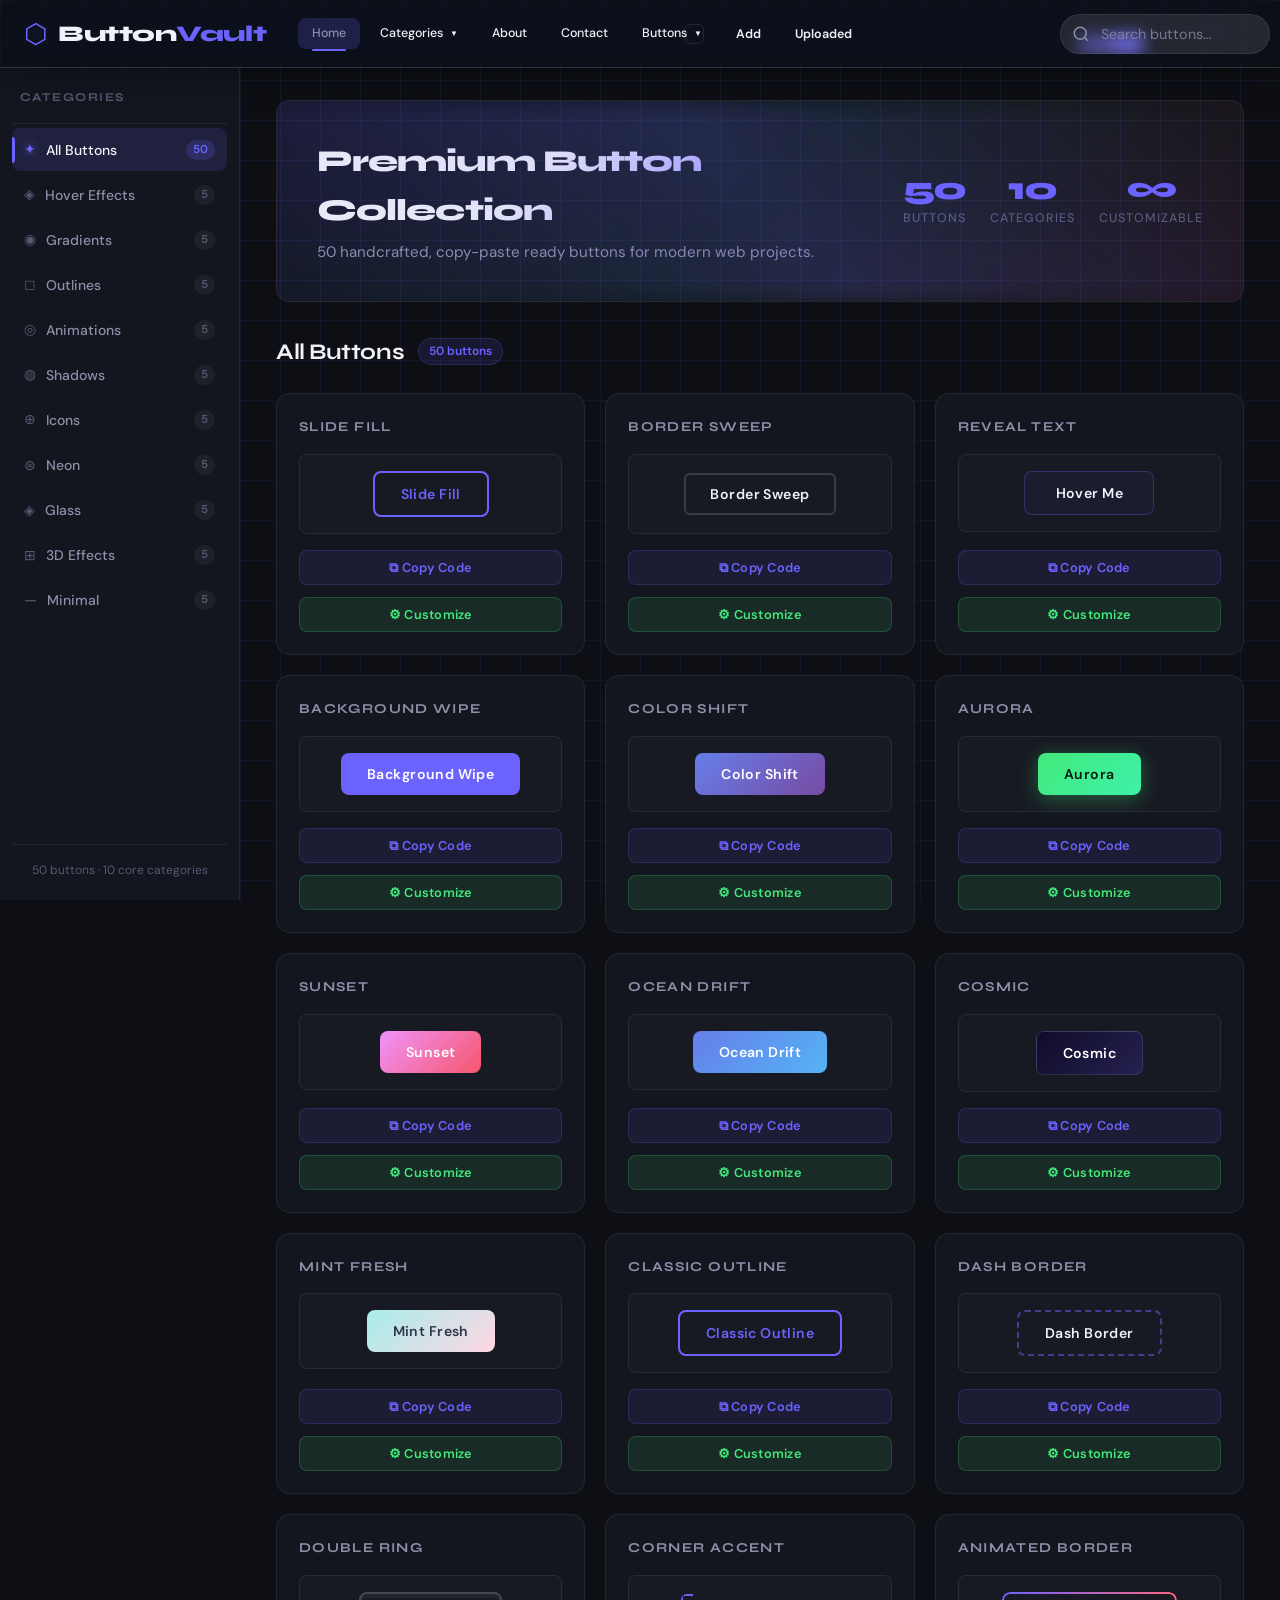
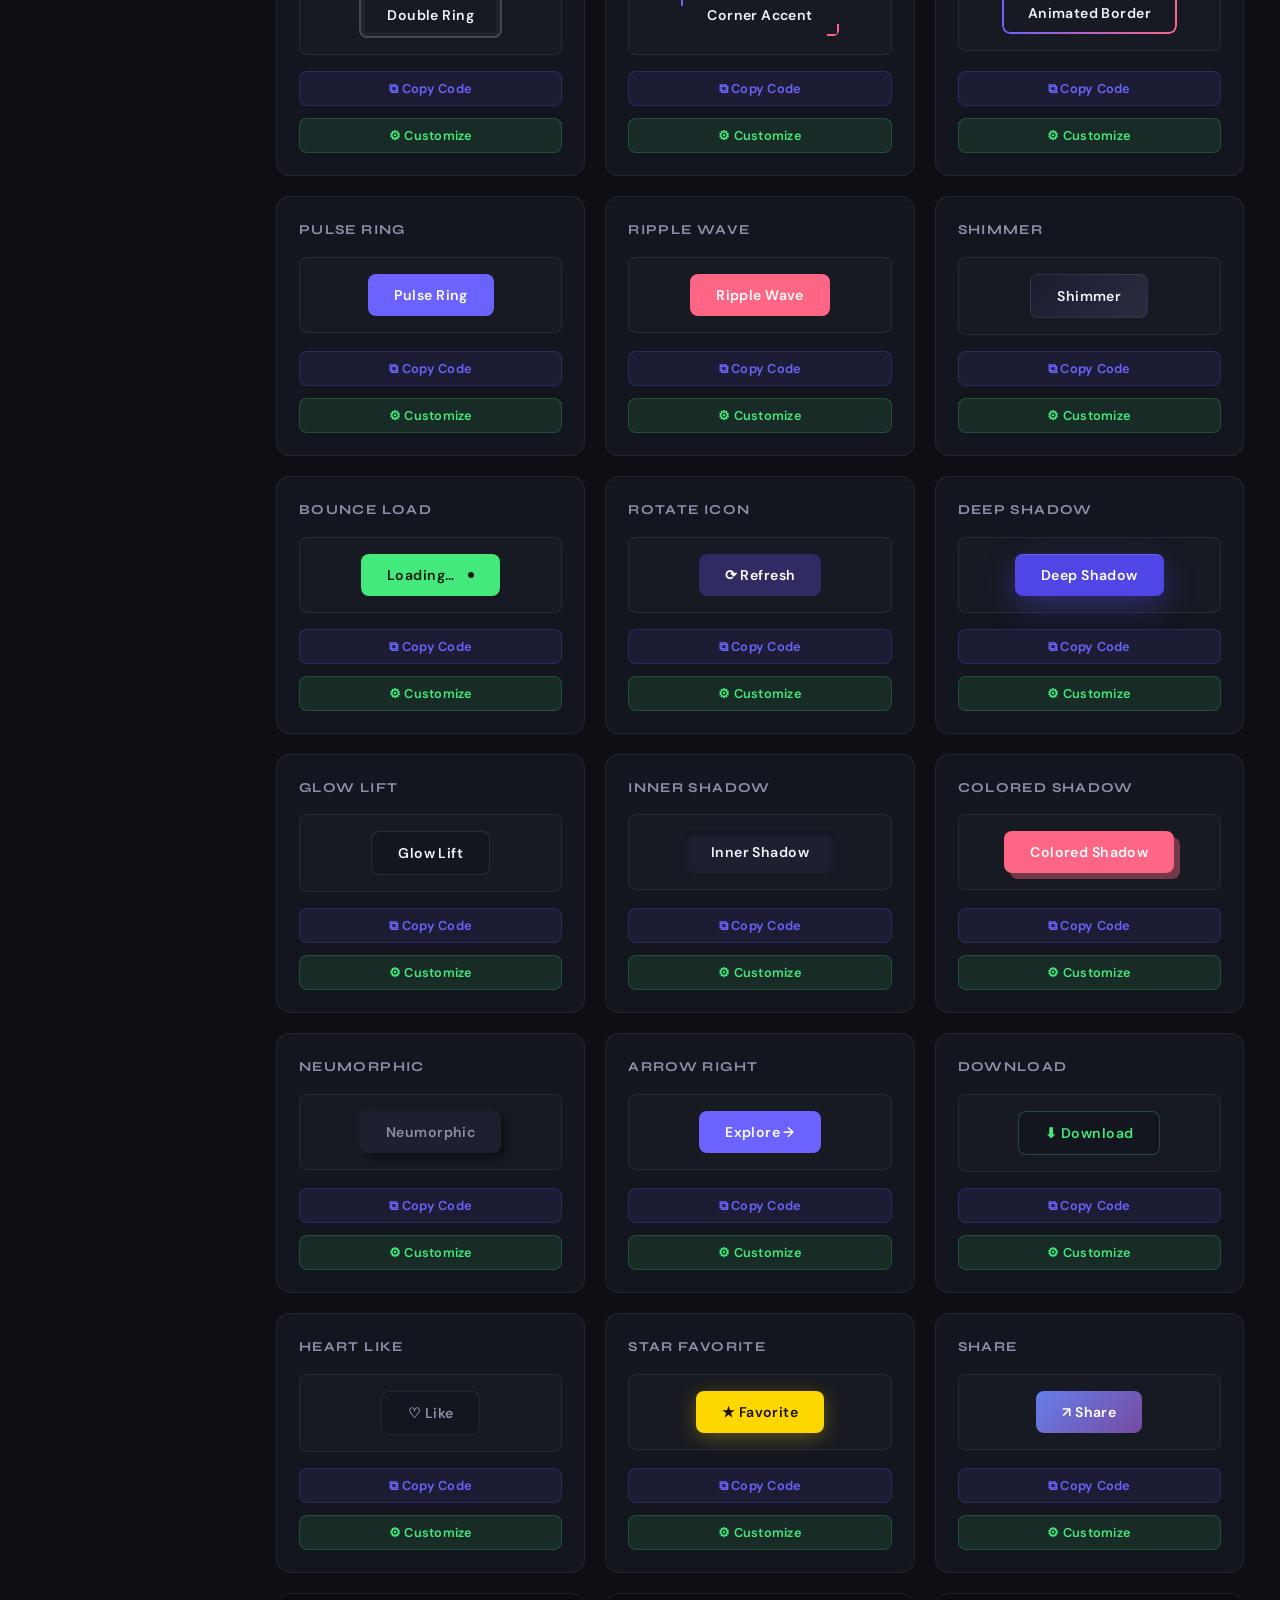
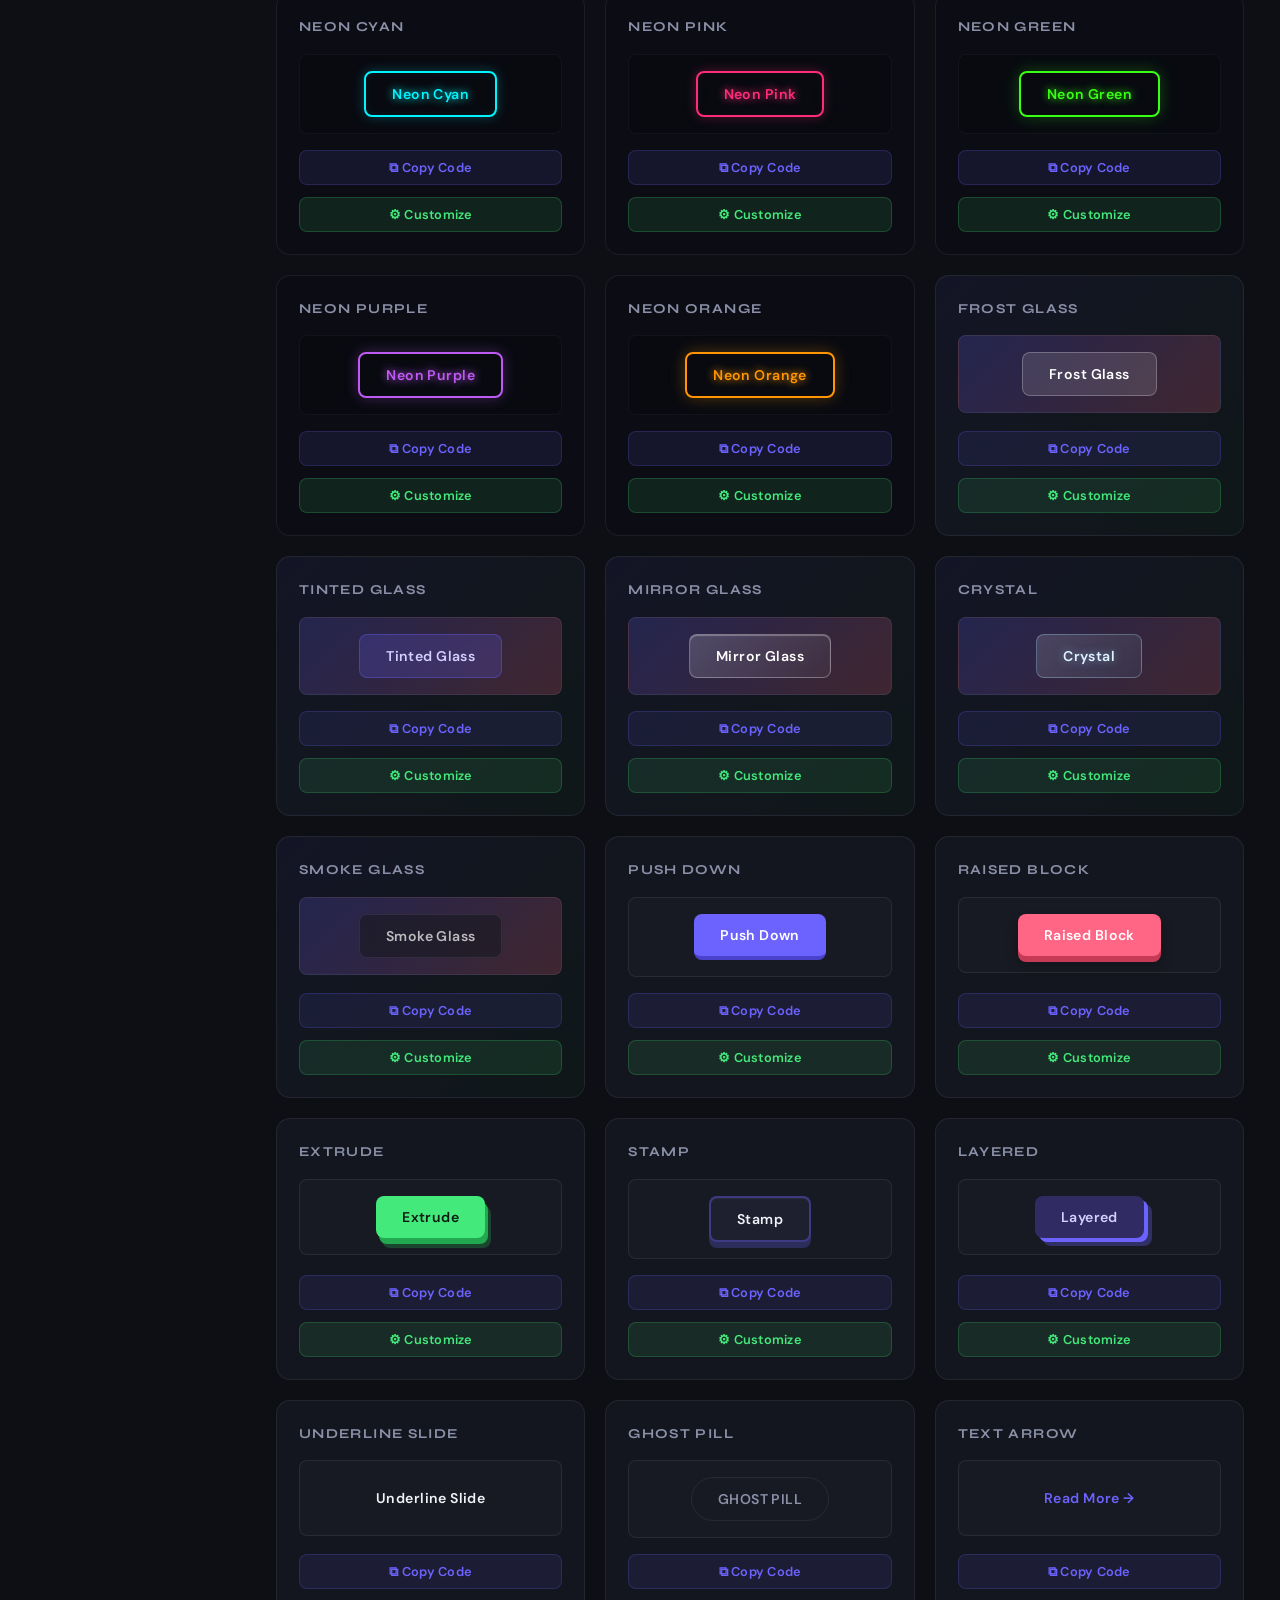
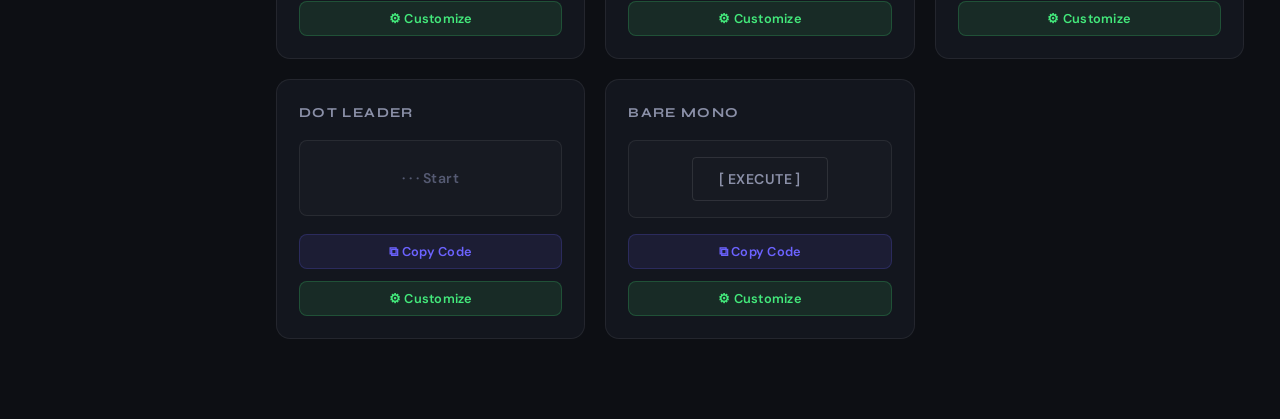
<file: index.html>
<!DOCTYPE html>
<html lang="en">

<head>
    <meta charset="UTF-8" />
    <meta name="viewport" content="width=device-width, initial-scale=1.0" />
    <meta name="google-site-verification" content="CiWotqQTtCLuopWaDHx_FElJ242F3iQk5G_ZL2iOAmQ" />
    <title>ButtonVault — Premium UI Button Gallery</title>
    <link rel="preconnect" href="https://fonts.googleapis.com" />
    <link
        href="https://fonts.googleapis.com/css2?family=Syne:wght@400;600;700;800&family=DM+Sans:wght@300;400;500;600&display=swap"
        rel="stylesheet" />
    <link rel="stylesheet" href="css/style.css" />
    <!-- <link rel="stylesheet" href="css/more buttons.css" /> -->
    <meta
    name="description"
    content="Discover a curated collection of modern, animated, and customizable buttons built with HTML, CSS, and JavaScript. Explore designs, preview effects, and copy code for your next web project."
  />
    <script src="https://chatwith.tools/chatbot/cd4d143a-8bac-4929-8c2c-265ddf069590.js" async=""></script>

  <meta
    name="keywords"
    content="Button Vault, CSS buttons, HTML button examples, JavaScript buttons, animated CSS buttons, button UI components, web design components, free CSS snippets, frontend development, UI design resources"
  />

  <meta name="author" content="Button Vault" />
  <meta name="application-name" content="Button Vault" />
  <meta name="theme-color" content="#0d0f14" />
  <meta name="color-scheme" content="dark light" />

  <!-- Indexing -->
  <meta name="robots" content="index, follow, max-image-preview:large" />
  <meta name="googlebot" content="index, follow, max-snippet:-1, max-image-preview:large, max-video-preview:-1" />

  <!-- Canonical URL -->
  <link rel="canonical" href="https://button-vault.awaiss.tech/" />

  <!-- Open Graph: Facebook, LinkedIn, Discord -->
  <meta property="og:type" content="website" />
  <meta property="og:site_name" content="Button Vault" />
  <meta property="og:title" content="ButtonVault — Premium UI Button Gallery" />
  <meta
    property="og:description"
    content="Explore modern button designs, interactive CSS effects, and reusable HTML, CSS, and JavaScript snippets for your next project."
  />
  <meta property="og:url" content="https://button-vault.awaiss.tech/" />
  <meta property="og:image" content="https://button-vault.awaiss.tech/logo.png" />
  <meta property="og:image:alt" content="Button Vault — Modern HTML, CSS and JavaScript button gallery" />
  <meta property="og:locale" content="en_US" />

  <!-- Performance / Browser -->
  <meta name="referrer" content="strict-origin-when-cross-origin" />

  <!-- Favicon (update paths to match your actual files) -->
  <link rel="icon" type="image/png" href="/favicon.png" />
  <link rel="apple-touch-icon" href="/apple-touch-icon.png" />
</head>

<body>
    <!-- ================= PRELOADER ================= -->
    <div id="preloader">
        <div class="spinner"></div>
        <div class="pre-text">Loading...</div>
    </div>
    <div class="outerOverlay">
        <!-- ===================== HEADER ===================== -->
        <header class="header" id="header">
            <div class="header-inner">
                <div class="logo">
                    <span class="logo-icon" id="logoIcon">⬡</span>
                    <span class="logo-text">Button<em>Vault</em></span>
                </div>

                <nav class="nav" id="nav">
                    <a href="#" class="nav-link active">Home</a>

                    <div class="nav-item has-dropdown">
                        <a href="categories.html" class="nav-link">
                            Categories <span class="chevron chevron1">▼</span>
                        </a>
                        <div class="dropdown-menu dropdown-menu1">
                            <div class="dropdown-grid">
                                <a href="#" class="dropdown-item" data-category="hover" style="cursor: default;">
                                    <span class="drop-icon">◈</span>
                                    <div class="drop-text">
                                        <span class="drop-title">Hover Effects</span>
                                        <span class="drop-desc">Transitions & interactions</span>
                                    </div>
                                </a>
                                <a href="#" class="dropdown-item" data-category="gradient" style="cursor: default;">
                                    <span class="drop-icon">◉</span>
                                    <div class="drop-text">
                                        <span class="drop-title">Gradients</span>
                                        <span class="drop-desc">Modern color blends</span>
                                    </div>
                                </a>
                                <a href="#" class="dropdown-item" data-category="animated" style="cursor: default;">
                                    <span class="drop-icon">◎</span>
                                    <div class="drop-text">
                                        <span class="drop-title">Animations</span>
                                        <span class="drop-desc">Infinite loops & pulses</span>
                                    </div>
                                </a>
                                <a href="#" class="dropdown-item" data-category="glass" style="cursor: default;">
                                    <span class="drop-icon">◈</span>
                                    <div class="drop-text">
                                        <span class="drop-title">Glassmorphism</span>
                                        <span class="drop-desc">Frosted & translucent</span>
                                    </div>
                                </a>
                            </div>
                            <div class="dropdown-footer">
                                <a href="categories.html">View All 10 Categories →</a>
                            </div>
                        </div>
                    </div>

                    <a href="about.html" class="nav-link">About</a>
                    <a href="contact.html" class="nav-link">Contact</a>
                    <!-- this is button five -->
                    <div class="nav-item has-dropdown" id="viewSwitcher">
                        <a href="javascript:void(0)" class="nav-link switcher-btn">
                            <span class="active-indicator"></span>
                            <span id="currentViewLabel">Buttons</span>
                            <span class="chevron">▼</span>
                        </a>

                        <div class="dropdown-menu mini-dropdown">
                            <div class="mode-links-group">
                                <a href="#" class="mode-link active" data-value="buttons">
                                    <span class="mode-icon">⬚</span>
                                    <div class="mode-info">
                                        <span class="mode-title">Buttons</span>
                                        <span class="mode-desc">Interactive components</span>
                                    </div>
                                    <span class="active-tick">✓</span>
                                </a>

                                <a href="navbar-gallery.html" class="mode-link" data-value="navbars">
                                    <span class="mode-icon">▤</span>
                                    <div class="mode-info">
                                        <span class="mode-title">Navbars</span>
                                        <span class="mode-desc">Header layouts</span>
                                    </div>
                                    <span class="active-tick">✓</span>
                                </a>
                            </div>
                        </div>
                    </div>
                    <!-- end of five -->
                    <button class="nav-link-add nav-link" onclick="openAddButton()">Add</button>
                    <button class="nav-link-add nav-link" onclick="openAddGallery()">Uploaded</button>
                </nav>

                <div class="header-right" for="search-input">
                    <div class="search-wrap">
                        <button class="search2" id="search2">
                            <svg class="search-icon2" viewBox="0 0 24 24" fill="none" stroke="currentColor"
                                stroke-width="2" style="color: var(--text-2);">
                                <circle cx="11" cy="11" r="8" />
                                <path d="m21 21-4.35-4.35" />
                            </svg>
                        </button>
                        <input type="text" class="search-input" id="searchInput" placeholder="Search buttons…" />
                        <svg class="search-icon" viewBox="0 0 24 24" fill="none" stroke="currentColor" stroke-width="2"
                            style="color: var(--text-2);">
                            <circle cx="11" cy="11" r="8" />
                            <path d="m21 21-4.35-4.35" />
                        </svg>
                    </div>
                    <button class="hamburger" id="hamburger">
                        <span></span><span></span><span></span>
                    </button>
                </div>
                <button class="search-bar-hide" id="searchBarHide" onclick="searchBarHide()">⨉</button>
            </div>
        </header>

        <!-- ===================== LAYOUT WRAPPER ===================== -->
        <div class="layout">

            <!-- ===================== SIDEBAR ===================== -->
            <aside class="sidebar" id="sidebar">
                <div class="sidebar-inner">
                    <div class="sidebar-header">
                        <span class="sidebar-title">Categories</span>
                        <button class="sidebar-close" id="sidebarClose">✕</button>
                    </div>

                    <ul class="category-list" id="categoryList">
                        <li class="category-item active" data-category="all">
                            <span class="cat-icon">✦</span> All Buttons
                            <span class="cat-count">50</span>
                        </li>
                        <li class="category-item" data-category="hover" id="category-item">
                            <span class="cat-icon">◈</span> Hover Effects
                            <span class="cat-count">5</span>
                        </li>
                        <li class="category-item" data-category="gradient">
                            <span class="cat-icon">◉</span> Gradients
                            <span class="cat-count">5</span>
                        </li>
                        <li class="category-item" data-category="outline">
                            <span class="cat-icon">◻</span> Outlines
                            <span class="cat-count">5</span>
                        </li>
                        <li class="category-item" data-category="animated">
                            <span class="cat-icon">◎</span> Animations
                            <span class="cat-count">5</span>
                        </li>
                        <li class="category-item" data-category="shadow">
                            <span class="cat-icon">◍</span> Shadows
                            <span class="cat-count">5</span>
                        </li>
                        <li class="category-item" data-category="icon">
                            <span class="cat-icon">⊕</span> Icons
                            <span class="cat-count">5</span>
                        </li>
                        <li class="category-item" data-category="neon">
                            <span class="cat-icon">⊛</span> Neon
                            <span class="cat-count">5</span>
                        </li>
                        <li class="category-item" data-category="glass">
                            <span class="cat-icon">◈</span> Glass
                            <span class="cat-count">5</span>
                        </li>
                        <li class="category-item" data-category="3d">
                            <span class="cat-icon">⊞</span> 3D Effects
                            <span class="cat-count">5</span>
                        </li>
                        <li class="category-item" data-category="minimal">
                            <span class="cat-icon">—</span> Minimal
                            <span class="cat-count">5</span>
                        </li>
                    </ul>

                    <div class="sidebar-footer">
                        <span>50 buttons · 10 core categories</span>
                    </div>
                </div>
            </aside>

            <!-- Sidebar overlay for mobile -->
            <div class="sidebar-overlay" id="sidebarOverlay"></div>

            <!-- ===================== MAIN CONTENT ===================== -->
            <main class="main-content" id="mainContent">

                <!-- Hero Banner -->
                <section class="hero-banner">
                    <div class="hero-text">
                        <h1>Premium Button Collection</h1>
                        <p>50 handcrafted, copy-paste ready buttons for modern web projects.</p>
                    </div>
                    <div class="hero-stats">
                        <div class="stat"><span>50</span>Buttons</div>
                        <div class="stat"><span>10</span>Categories</div>
                        <div class="stat"><span>∞</span>Customizable</div>
                    </div>
                </section>

                <!-- Section Title -->
                <div class="section-header" id="sectionTitle">
                    <h2>All Buttons</h2>
                    <span class="btn-count-badge">50 buttons</span>
                </div>

                <!-- ===================== BUTTON GRID ===================== -->
                <div class="btn-grid" id="btnGrid">

                    <!-- ===== HOVER BUTTONS (1–5) ===== -->
                    <div class="btnbox btnboxOutOfAnimation" data-category="hover" data-name="Slide Fill">
                        <h3>Slide Fill</h3>
                        <div class="btnbox-options-btn" data-id="1"><span></span><span></span><span></span></div>
                        <div class="btnbox-options-tools" data-id="1">
                            <button class="more-btn-opener" data-id="1" onclick="OpenMoreBtn()">MORE</button>
                            <button class="check-btn-opener" data-id="1">Check</button>
                        </div>
                        <div class="btn-preview"><button class="btn-1">Slide Fill</button></div>
                        <div class="btn-actions">
                            <button class="copy-btn" data-id="1">⧉ Copy Code</button>
                            <button class="cuscopy-btn" data-id="1">⚙ Customize</button>
                        </div>
                    </div>

                    <div class="btnbox btnboxOutOfAnimation" data-category="hover" data-name="Border Sweep">
                        <h3>Border Sweep</h3>
                        <div class="btnbox-options-btn" data-id="2"><span></span><span></span><span></span></div>
                        <div class="btnbox-options-tools" data-id="2">
                            <button class="more-btn-opener" data-id="2" onclick="OpenMoreBtn()">MORE</button>
                            <button class="check-btn-opener" data-id="2">Check</button>
                        </div>
                        <div class="btn-preview"><button class="btn-2">Border Sweep</button></div>
                        <div class="btn-actions">
                            <button class="copy-btn" data-id="2">⧉ Copy Code</button>
                            <button class="cuscopy-btn" data-id="2">⚙ Customize</button>
                        </div>
                    </div>

                    <div class="btnbox btnboxOutOfAnimation" data-category="hover" data-name="Reveal Text">
                        <h3>Reveal Text</h3>
                        <div class="btnbox-options-btn" data-id="3"><span></span><span></span><span></span></div>
                        <div class="btnbox-options-tools" data-id="3">
                            <button class="more-btn-opener" data-id="3" onclick="OpenMoreBtn()">MORE</button>
                            <button class="check-btn-opener" data-id="3">Check</button>
                        </div>
                        <div class="btn-preview"><button class="btn-3"><span>Hover Me</span><span>Let's Go
                                    →</span></button></div>
                        <div class="btn-actions">
                            <button class="copy-btn" data-id="3">⧉ Copy Code</button>
                            <button class="cuscopy-btn" data-id="3">⚙ Customize</button>
                        </div>
                    </div>

                    <div class="btnbox btnboxOutOfAnimation" data-category="hover" data-name="Background Wipe">
                        <h3>Background Wipe</h3>
                        <div class="btnbox-options-btn" data-id="4"><span></span><span></span><span></span></div>
                        <div class="btnbox-options-tools" data-id="4">
                            <button class="more-btn-opener" data-id="4" onclick="OpenMoreBtn()">MORE</button>
                            <button class="check-btn-opener" data-id="4">Check</button>
                        </div>
                        <div class="btn-preview"><button class="btn-4">Background Wipe</button></div>
                        <div class="btn-actions">
                            <button class="copy-btn" data-id="4">⧉ Copy Code</button>
                            <button class="cuscopy-btn" data-id="4">⚙ Customize</button>
                        </div>
                    </div>

                    <div class="btnbox btnboxOutOfAnimation" data-category="hover" data-name="Color Shift">
                        <h3>Color Shift</h3>
                        <div class="btnbox-options-btn" data-id="5"><span></span><span></span><span></span></div>
                        <div class="btnbox-options-tools" data-id="5">
                            <button class="more-btn-opener" data-id="5" onclick="OpenMoreBtn()">MORE</button>
                            <button class="check-btn-opener" data-id="5">Check</button>
                        </div>
                        <div class="btn-preview"><button class="btn-5">Color Shift</button></div>
                        <div class="btn-actions">
                            <button class="copy-btn" data-id="5">⧉ Copy Code</button>
                            <button class="cuscopy-btn" data-id="5">⚙ Customize</button>
                        </div>
                    </div>

                    <!-- ===== GRADIENT BUTTONS (6–10) ===== -->
                    <div class="btnbox btnboxOutOfAnimation" data-category="gradient" data-name="Aurora">
                        <h3>Aurora</h3>
                        <div class="btnbox-options-btn" data-id="6"><span></span><span></span><span></span></div>
                        <div class="btnbox-options-tools" data-id="6">
                            <button class="more-btn-opener" data-id="6" onclick="OpenMoreBtn()">MORE</button>
                            <button class="check-btn-opener" data-id="6">Check</button>
                        </div>
                        <div class="btn-preview"><button class="btn-6">Aurora</button></div>
                        <div class="btn-actions">
                            <button class="copy-btn" data-id="6">⧉ Copy Code</button>
                            <button class="cuscopy-btn" data-id="6">⚙ Customize</button>
                        </div>
                    </div>

                    <div class="btnbox" data-category="gradient" data-name="Sunset">
                        <h3>Sunset</h3>
                        <div class="btnbox-options-btn" data-id="7"><span></span><span></span><span></span></div>
                        <div class="btnbox-options-tools" data-id="7">
                            <button class="more-btn-opener" data-id="7" onclick="OpenMoreBtn()">MORE</button>
                            <button class="check-btn-opener" data-id="7">Check</button>
                        </div>
                        <div class="btn-preview"><button class="btn-7">Sunset</button></div>
                        <div class="btn-actions">
                            <button class="copy-btn" data-id="7">⧉ Copy Code</button>
                            <button class="cuscopy-btn" data-id="7">⚙ Customize</button>
                        </div>
                    </div>

                    <div class="btnbox" data-category="gradient" data-name="Ocean Drift">
                        <h3>Ocean Drift</h3>
                        <div class="btnbox-options-btn" data-id="8"><span></span><span></span><span></span></div>
                        <div class="btnbox-options-tools" data-id="8">
                            <button class="more-btn-opener" data-id="8" onclick="OpenMoreBtn()">MORE</button>
                            <button class="check-btn-opener" data-id="8">Check</button>
                        </div>
                        <div class="btn-preview"><button class="btn-8">Ocean Drift</button></div>
                        <div class="btn-actions">
                            <button class="copy-btn" data-id="8">⧉ Copy Code</button>
                            <button class="cuscopy-btn" data-id="8">⚙ Customize</button>
                        </div>
                    </div>

                    <div class="btnbox" data-category="gradient" data-name="Cosmic">
                        <h3>Cosmic</h3>
                        <div class="btnbox-options-btn" data-id="9"><span></span><span></span><span></span></div>
                        <div class="btnbox-options-tools" data-id="9">
                            <button class="more-btn-opener" data-id="9" onclick="OpenMoreBtn()">MORE</button>
                            <button class="check-btn-opener" data-id="9">Check</button>
                        </div>
                        <div class="btn-preview"><button class="btn-9">Cosmic</button></div>
                        <div class="btn-actions">
                            <button class="copy-btn" data-id="9">⧉ Copy Code</button>
                            <button class="cuscopy-btn" data-id="9">⚙ Customize</button>
                        </div>
                    </div>

                    <div class="btnbox" data-category="gradient" data-name="Mint Fresh">
                        <h3>Mint Fresh</h3>
                        <div class="btnbox-options-btn" data-id="10"><span></span><span></span><span></span></div>
                        <div class="btnbox-options-tools" data-id="10">
                            <button class="more-btn-opener" data-id="10" onclick="OpenMoreBtn()">MORE</button>
                            <button class="check-btn-opener" data-id="10">Check</button>
                        </div>
                        <div class="btn-preview"><button class="btn-10">Mint Fresh</button></div>
                        <div class="btn-actions">
                            <button class="copy-btn" data-id="10">⧉ Copy Code</button>
                            <button class="cuscopy-btn" data-id="10">⚙ Customize</button>
                        </div>
                    </div>

                    <!-- ===== OUTLINE BUTTONS (11–15) ===== -->
                    <div class="btnbox" data-category="outline" data-name="Classic Outline">
                        <h3>Classic Outline</h3>
                        <div class="btnbox-options-btn" data-id="11"><span></span><span></span><span></span></div>
                        <div class="btnbox-options-tools" data-id="11">
                            <button class="more-btn-opener" data-id="11" onclick="OpenMoreBtn()">MORE</button>
                            <button class="check-btn-opener" data-id="11">Check</button>
                        </div>
                        <div class="btn-preview"><button class="btn-11">Classic Outline</button></div>
                        <div class="btn-actions">
                            <button class="copy-btn" data-id="11">⧉ Copy Code</button>
                            <button class="cuscopy-btn" data-id="11">⚙ Customize</button>
                        </div>
                    </div>

                    <div class="btnbox" data-category="outline" data-name="Dash Border">
                        <h3>Dash Border</h3>
                        <div class="btnbox-options-btn" data-id="12"><span></span><span></span><span></span></div>
                        <div class="btnbox-options-tools" data-id="12">
                            <button class="more-btn-opener" data-id="12" onclick="OpenMoreBtn()">MORE</button>
                            <button class="check-btn-opener" data-id="12">Check</button>
                        </div>
                        <div class="btn-preview"><button class="btn-12">Dash Border</button></div>
                        <div class="btn-actions">
                            <button class="copy-btn" data-id="12">⧉ Copy Code</button>
                            <button class="cuscopy-btn" data-id="12">⚙ Customize</button>
                        </div>
                    </div>

                    <div class="btnbox" data-category="outline" data-name="Double Ring">
                        <h3>Double Ring</h3>
                        <div class="btnbox-options-btn" data-id="13"><span></span><span></span><span></span></div>
                        <div class="btnbox-options-tools" data-id="13">
                            <button class="more-btn-opener" data-id="13" onclick="OpenMoreBtn()">MORE</button>
                            <button class="check-btn-opener" data-id="13">Check</button>
                        </div>
                        <div class="btn-preview"><button class="btn-13">Double Ring</button></div>
                        <div class="btn-actions">
                            <button class="copy-btn" data-id="13">⧉ Copy Code</button>
                            <button class="cuscopy-btn" data-id="13">⚙ Customize</button>
                        </div>
                    </div>

                    <div class="btnbox" data-category="outline" data-name="Corner Accent">
                        <h3>Corner Accent</h3>
                        <div class="btnbox-options-btn" data-id="14"><span></span><span></span><span></span></div>
                        <div class="btnbox-options-tools" data-id="14">
                            <button class="more-btn-opener" data-id="14" onclick="OpenMoreBtn()">MORE</button>
                            <button class="check-btn-opener" data-id="14">Check</button>
                        </div>
                        <div class="btn-preview"><button class="btn-14">Corner Accent</button></div>
                        <div class="btn-actions">
                            <button class="copy-btn" data-id="14">⧉ Copy Code</button>
                            <button class="cuscopy-btn" data-id="14">⚙ Customize</button>
                        </div>
                    </div>

                    <div class="btnbox" data-category="outline" data-name="Animated Border">
                        <h3>Animated Border</h3>
                        <div class="btnbox-options-btn" data-id="15"><span></span><span></span><span></span></div>
                        <div class="btnbox-options-tools" data-id="15">
                            <button class="more-btn-opener" data-id="15" onclick="OpenMoreBtn()">MORE</button>
                            <button class="check-btn-opener" data-id="15">Check</button>
                        </div>
                        <div class="btn-preview"><button class="btn-15">Animated Border</button></div>
                        <div class="btn-actions">
                            <button class="copy-btn" data-id="15">⧉ Copy Code</button>
                            <button class="cuscopy-btn" data-id="15">⚙ Customize</button>
                        </div>
                    </div>

                    <!-- ===== ANIMATED BUTTONS (16–20) ===== -->
                    <div class="btnbox" data-category="animated" data-name="Pulse Ring">
                        <h3>Pulse Ring</h3>
                        <div class="btnbox-options-btn" data-id="16"><span></span><span></span><span></span></div>
                        <div class="btnbox-options-tools" data-id="16">
                            <button class="more-btn-opener" data-id="16" onclick="OpenMoreBtn()">MORE</button>
                            <button class="check-btn-opener" data-id="16">Check</button>
                        </div>
                        <div class="btn-preview"><button class="btn-16">Pulse Ring</button></div>
                        <div class="btn-actions">
                            <button class="copy-btn" data-id="16">⧉ Copy Code</button>
                            <button class="cuscopy-btn" data-id="16">⚙ Customize</button>
                        </div>
                    </div>

                    <div class="btnbox" data-category="animated" data-name="Ripple Wave">
                        <h3>Ripple Wave</h3>
                        <div class="btnbox-options-btn" data-id="10"><span></span><span></span><span></span></div>
                        <div class="btnbox-options-tools" data-id="17">
                            <button class="more-btn-opener" data-id="17" onclick="OpenMoreBtn()">MORE</button>
                            <button class="check-btn-opener" data-id="17">Check</button>
                        </div>
                        <div class="btn-preview"><button class="btn-17" id="rippleBtn">Ripple Wave</button></div>
                        <div class="btn-actions">
                            <button class="copy-btn" data-id="17">⧉ Copy Code</button>
                            <button class="cuscopy-btn" data-id="17">⚙ Customize</button>
                        </div>
                    </div>

                    <div class="btnbox" data-category="animated" data-name="Shimmer">
                        <h3>Shimmer</h3>
                        <div class="btnbox-options-btn" data-id="18"><span></span><span></span><span></span></div>
                        <div class="btnbox-options-tools" data-id="18">
                            <button class="more-btn-opener" data-id="18" onclick="OpenMoreBtn()">MORE</button>
                            <button class="check-btn-opener" data-id="18">Check</button>
                        </div>
                        <div class="btn-preview"><button class="btn-18">Shimmer</button></div>
                        <div class="btn-actions">
                            <button class="copy-btn" data-id="18">⧉ Copy Code</button>
                            <button class="cuscopy-btn" data-id="18">⚙ Customize</button>
                        </div>
                    </div>

                    <div class="btnbox" data-category="animated" data-name="Bounce Load">
                        <h3>Bounce Load</h3>
                        <div class="btnbox-options-btn" data-id="19"><span></span><span></span><span></span></div>
                        <div class="btnbox-options-tools" data-id="19">
                            <button class="more-btn-opener" data-id="19" onclick="OpenMoreBtn()">MORE</button>
                            <button class="check-btn-opener" data-id="19">Check</button>
                        </div>
                        <div class="btn-preview"><button class="btn-19">Loading…</button></div>
                        <div class="btn-actions">
                            <button class="copy-btn" data-id="19">⧉ Copy Code</button>
                            <button class="cuscopy-btn" data-id="19">⚙ Customize</button>
                        </div>
                    </div>

                    <div class="btnbox" data-category="animated" data-name="Rotate Icon">
                        <h3>Rotate Icon</h3>
                        <div class="btnbox-options-btn" data-id="20"><span></span><span></span><span></span></div>
                        <div class="btnbox-options-tools" data-id="20">
                            <button class="more-btn-opener" data-id="20" onclick="OpenMoreBtn()">MORE</button>
                            <button class="check-btn-opener" data-id="20">Check</button>
                        </div>
                        <div class="btn-preview"><button class="btn-20">⟳ Refresh</button></div>
                        <div class="btn-actions">
                            <button class="copy-btn" data-id="20">⧉ Copy Code</button>
                            <button class="cuscopy-btn" data-id="20">⚙ Customize</button>
                        </div>
                    </div>

                    <!-- ===== SHADOW BUTTONS (21–25) ===== -->
                    <div class="btnbox" data-category="shadow" data-name="Deep Shadow">
                        <h3>Deep Shadow</h3>
                        <div class="btnbox-options-btn" data-id="21"><span></span><span></span><span></span></div>
                        <div class="btnbox-options-tools" data-id="21">
                            <button class="more-btn-opener" data-id="21" onclick="OpenMoreBtn()">MORE</button>
                            <button class="check-btn-opener" data-id="21">Check</button>
                        </div>
                        <div class="btn-preview"><button class="btn-21">Deep Shadow</button></div>
                        <div class="btn-actions">
                            <button class="copy-btn" data-id="21">⧉ Copy Code</button>
                            <button class="cuscopy-btn" data-id="21">⚙ Customize</button>
                        </div>
                    </div>

                    <div class="btnbox" data-category="shadow" data-name="Glow Lift">
                        <h3>Glow Lift</h3>
                        <div class="btnbox-options-btn" data-id="22"><span></span><span></span><span></span></div>
                        <div class="btnbox-options-tools" data-id="22">
                            <button class="more-btn-opener" data-id="22" onclick="OpenMoreBtn()">MORE</button>
                            <button class="check-btn-opener" data-id="22">Check</button>
                        </div>
                        <div class="btn-preview"><button class="btn-22">Glow Lift</button></div>
                        <div class="btn-actions">
                            <button class="copy-btn" data-id="22">⧉ Copy Code</button>
                            <button class="cuscopy-btn" data-id="22">⚙ Customize</button>
                        </div>
                    </div>

                    <div class="btnbox" data-category="shadow" data-name="Inner Shadow">
                        <h3>Inner Shadow</h3>
                        <div class="btnbox-options-btn" data-id="23"><span></span><span></span><span></span></div>
                        <div class="btnbox-options-tools" data-id="23">
                            <button class="more-btn-opener" data-id="23" onclick="OpenMoreBtn()">MORE</button>
                            <button class="check-btn-opener" data-id="23">Check</button>
                        </div>
                        <div class="btn-preview"><button class="btn-23">Inner Shadow</button></div>
                        <div class="btn-actions">
                            <button class="copy-btn" data-id="23">⧉ Copy Code</button>
                            <button class="cuscopy-btn" data-id="23">⚙ Customize</button>
                        </div>
                    </div>

                    <div class="btnbox" data-category="shadow" data-name="Colored Shadow">
                        <h3>Colored Shadow</h3>
                        <div class="btnbox-options-btn" data-id="24"><span></span><span></span><span></span></div>
                        <div class="btnbox-options-tools" data-id="24">
                            <button class="more-btn-opener" data-id="24" onclick="OpenMoreBtn()">MORE</button>
                            <button class="check-btn-opener" data-id="24">Check</button>
                        </div>
                        <div class="btn-preview"><button class="btn-24">Colored Shadow</button></div>
                        <div class="btn-actions">
                            <button class="copy-btn" data-id="24">⧉ Copy Code</button>
                            <button class="cuscopy-btn" data-id="24">⚙ Customize</button>
                        </div>
                    </div>

                    <div class="btnbox" data-category="shadow" data-name="Neumorphic">
                        <h3>Neumorphic</h3>
                        <div class="btnbox-options-btn" data-id="25"><span></span><span></span><span></span></div>
                        <div class="btnbox-options-tools" data-id="25">
                            <button class="more-btn-opener" data-id="25" onclick="OpenMoreBtn()">MORE</button>
                            <button class="check-btn-opener" data-id="25">Check</button>
                        </div>
                        <div class="btn-preview"><button class="btn-25">Neumorphic</button></div>
                        <div class="btn-actions">
                            <button class="copy-btn" data-id="25">⧉ Copy Code</button>
                            <button class="cuscopy-btn" data-id="25">⚙ Customize</button>
                        </div>
                    </div>

                    <!-- ===== ICON BUTTONS (26–30) ===== -->
                    <div class="btnbox" data-category="icon" data-name="Arrow Right">
                        <h3>Arrow Right</h3>
                        <div class="btnbox-options-btn" data-id="26"><span></span><span></span><span></span></div>
                        <div class="btnbox-options-tools" data-id="26">
                            <button class="more-btn-opener" data-id="26" onclick="OpenMoreBtn()">MORE</button>
                            <button class="check-btn-opener" data-id="26">Check</button>
                        </div>
                        <div class="btn-preview"><button class="btn-26">Explore →</button></div>
                        <div class="btn-actions">
                            <button class="copy-btn" data-id="26">⧉ Copy Code</button>
                            <button class="cuscopy-btn" data-id="26">⚙ Customize</button>
                        </div>
                    </div>

                    <div class="btnbox" data-category="icon" data-name="Download">
                        <h3>Download</h3>
                        <div class="btnbox-options-btn" data-id="27"><span></span><span></span><span></span></div>
                        <div class="btnbox-options-tools" data-id="27">
                            <button class="more-btn-opener" data-id="27" onclick="OpenMoreBtn()">MORE</button>
                            <button class="check-btn-opener" data-id="27">Check</button>
                        </div>
                        <div class="btn-preview"><button class="btn-27">⬇ Download</button></div>
                        <div class="btn-actions">
                            <button class="copy-btn" data-id="27">⧉ Copy Code</button>
                            <button class="cuscopy-btn" data-id="27">⚙ Customize</button>
                        </div>
                    </div>

                    <div class="btnbox" data-category="icon" data-name="Heart Like">
                        <h3>Heart Like</h3>
                        <div class="btnbox-options-btn" data-id="28"><span></span><span></span><span></span></div>
                        <div class="btnbox-options-tools" data-id="28">
                            <button class="more-btn-opener" data-id="28" onclick="OpenMoreBtn()">MORE</button>
                            <button class="check-btn-opener" data-id="28">Check</button>
                        </div>
                        <div class="btn-preview"><button class="btn-28">♡ Like</button></div>
                        <div class="btn-actions">
                            <button class="copy-btn" data-id="28">⧉ Copy Code</button>
                            <button class="cuscopy-btn" data-id="28">⚙ Customize</button>
                        </div>
                    </div>

                    <div class="btnbox" data-category="icon" data-name="Star Favorite">
                        <h3>Star Favorite</h3>
                        <div class="btnbox-options-btn" data-id="29"><span></span><span></span><span></span></div>
                        <div class="btnbox-options-tools" data-id="29">
                            <button class="more-btn-opener" data-id="29" onclick="OpenMoreBtn()">MORE</button>
                            <button class="check-btn-opener" data-id="29">Check</button>
                        </div>
                        <div class="btn-preview"><button class="btn-29">★ Favorite</button></div>
                        <div class="btn-actions">
                            <button class="copy-btn" data-id="29">⧉ Copy Code</button>
                            <button class="cuscopy-btn" data-id="29">⚙ Customize</button>
                        </div>
                    </div>

                    <div class="btnbox" data-category="icon" data-name="Share">
                        <h3>Share</h3>
                        <div class="btnbox-options-btn" data-id="30"><span></span><span></span><span></span></div>
                        <div class="btnbox-options-tools" data-id="30">
                            <button class="more-btn-opener" data-id="30" onclick="OpenMoreBtn()">MORE</button>
                            <button class="check-btn-opener" data-id="30">Check</button>
                        </div>
                        <div class="btn-preview"><button class="btn-30">↗ Share</button></div>
                        <div class="btn-actions">
                            <button class="copy-btn" data-id="30">⧉ Copy Code</button>
                            <button class="cuscopy-btn" data-id="30">⚙ Customize</button>
                        </div>
                    </div>

                    <!-- ===== NEON BUTTONS (31–35) ===== -->
                    <div class="btnbox dark-card" data-category="neon" data-name="Neon Cyan">
                        <h3>Neon Cyan</h3>
                        <div class="btnbox-options-btn" data-id="31"><span></span><span></span><span></span></div>
                        <div class="btnbox-options-tools" data-id="31">
                            <button class="more-btn-opener" data-id="31" onclick="OpenMoreBtn()">MORE</button>
                            <button class="check-btn-opener" data-id="31">Check</button>
                        </div>
                        <div class="btn-preview dark-preview"><button class="btn-31">Neon Cyan</button></div>
                        <div class="btn-actions">
                            <button class="copy-btn" data-id="31">⧉ Copy Code</button>
                            <button class="cuscopy-btn" data-id="31">⚙ Customize</button>
                        </div>
                    </div>

                    <div class="btnbox dark-card" data-category="neon" data-name="Neon Pink">
                        <h3>Neon Pink</h3>
                        <div class="btnbox-options-btn" data-id="32"><span></span><span></span><span></span></div>
                        <div class="btnbox-options-tools" data-id="32">
                            <button class="more-btn-opener" data-id="32" onclick="OpenMoreBtn()">MORE</button>
                            <button class="check-btn-opener" data-id="32">Check</button>
                        </div>
                        <div class="btn-preview dark-preview"><button class="btn-32">Neon Pink</button></div>
                        <div class="btn-actions">
                            <button class="copy-btn" data-id="32">⧉ Copy Code</button>
                            <button class="cuscopy-btn" data-id="32">⚙ Customize</button>
                        </div>
                    </div>

                    <div class="btnbox dark-card" data-category="neon" data-name="Neon Green">
                        <h3>Neon Green</h3>
                        <div class="btnbox-options-btn" data-id="33"><span></span><span></span><span></span></div>
                        <div class="btnbox-options-tools" data-id="33">
                            <button class="more-btn-opener" data-id="33" onclick="OpenMoreBtn()">MORE</button>
                            <button class="check-btn-opener" data-id="33">Check</button>
                        </div>
                        <div class="btn-preview dark-preview"><button class="btn-33">Neon Green</button></div>
                        <div class="btn-actions">
                            <button class="copy-btn" data-id="33">⧉ Copy Code</button>
                            <button class="cuscopy-btn" data-id="33">⚙ Customize</button>
                        </div>
                    </div>

                    <div class="btnbox dark-card" data-category="neon" data-name="Neon Purple">
                        <h3>Neon Purple</h3>
                        <div class="btnbox-options-btn" data-id="34"><span></span><span></span><span></span></div>
                        <div class="btnbox-options-tools" data-id="34">
                            <button class="more-btn-opener" data-id="34" onclick="OpenMoreBtn()">MORE</button>
                            <button class="check-btn-opener" data-id="34">Check</button>
                        </div>
                        <div class="btn-preview dark-preview"><button class="btn-34">Neon Purple</button></div>
                        <div class="btn-actions">
                            <button class="copy-btn" data-id="34">⧉ Copy Code</button>
                            <button class="cuscopy-btn" data-id="34">⚙ Customize</button>
                        </div>
                    </div>

                    <div class="btnbox dark-card" data-category="neon" data-name="Neon Orange">
                        <h3>Neon Orange</h3>
                        <div class="btnbox-options-btn" data-id="35"><span></span><span></span><span></span></div>
                        <div class="btnbox-options-tools" data-id="35">
                            <button class="more-btn-opener" data-id="35" onclick="OpenMoreBtn()">MORE</button>
                            <button class="check-btn-opener" data-id="35">Check</button>
                        </div>
                        <div class="btn-preview dark-preview"><button class="btn-35">Neon Orange</button></div>
                        <div class="btn-actions">
                            <button class="copy-btn" data-id="35">⧉ Copy Code</button>
                            <button class="cuscopy-btn" data-id="35">⚙ Customize</button>
                        </div>
                    </div>

                    <!-- ===== GLASS BUTTONS (36–40) ===== -->
                    <div class="btnbox glass-card" data-category="glass" data-name="Frost Glass">
                        <h3>Frost Glass</h3>
                        <div class="btnbox-options-btn" data-id="36"><span></span><span></span><span></span></div>
                        <div class="btnbox-options-tools" data-id="36">
                            <button class="more-btn-opener" data-id="36" onclick="OpenMoreBtn()">MORE</button>
                            <button class="check-btn-opener" data-id="36">Check</button>
                        </div>
                        <div class="btn-preview glass-preview"><button class="btn-36">Frost Glass</button></div>
                        <div class="btn-actions">
                            <button class="copy-btn" data-id="36">⧉ Copy Code</button>
                            <button class="cuscopy-btn" data-id="36">⚙ Customize</button>
                        </div>
                    </div>

                    <div class="btnbox glass-card" data-category="glass" data-name="Tinted Glass">
                        <h3>Tinted Glass</h3>
                        <div class="btnbox-options-btn" data-id="37"><span></span><span></span><span></span></div>
                        <div class="btnbox-options-tools" data-id="37">
                            <button class="more-btn-opener" data-id="37" onclick="OpenMoreBtn()">MORE</button>
                            <button class="check-btn-opener" data-id="37">Check</button>
                        </div>
                        <div class="btn-preview glass-preview"><button class="btn-37">Tinted Glass</button></div>
                        <div class="btn-actions">
                            <button class="copy-btn" data-id="37">⧉ Copy Code</button>
                            <button class="cuscopy-btn" data-id="37">⚙ Customize</button>
                        </div>
                    </div>

                    <div class="btnbox glass-card" data-category="glass" data-name="Mirror Glass">
                        <h3>Mirror Glass</h3>
                        <div class="btnbox-options-btn" data-id="38"><span></span><span></span><span></span></div>
                        <div class="btnbox-options-tools" data-id="38">
                            <button class="more-btn-opener" data-id="38" onclick="OpenMoreBtn()">MORE</button>
                            <button class="check-btn-opener" data-id="38">Check</button>
                        </div>
                        <div class="btn-preview glass-preview"><button class="btn-38">Mirror Glass</button></div>
                        <div class="btn-actions">
                            <button class="copy-btn" data-id="38">⧉ Copy Code</button>
                            <button class="cuscopy-btn" data-id="38">⚙ Customize</button>
                        </div>
                    </div>

                    <div class="btnbox glass-card" data-category="glass" data-name="Crystal">
                        <h3>Crystal</h3>
                        <div class="btnbox-options-btn" data-id="39"><span></span><span></span><span></span></div>
                        <div class="btnbox-options-tools" data-id="39">
                            <button class="more-btn-opener" data-id="39" onclick="OpenMoreBtn()">MORE</button>
                            <button class="check-btn-opener" data-id="39">Check</button>
                        </div>
                        <div class="btn-preview glass-preview"><button class="btn-39">Crystal</button></div>
                        <div class="btn-actions">
                            <button class="copy-btn" data-id="39">⧉ Copy Code</button>
                            <button class="cuscopy-btn" data-id="39">⚙ Customize</button>
                        </div>
                    </div>

                    <div class="btnbox glass-card" data-category="glass" data-name="Smoke Glass">
                        <h3>Smoke Glass</h3>
                        <div class="btnbox-options-btn" data-id="40"><span></span><span></span><span></span></div>
                        <div class="btnbox-options-tools" data-id="40">
                            <button class="more-btn-opener" data-id="40" onclick="OpenMoreBtn()">MORE</button>
                            <button class="check-btn-opener" data-id="40">Check</button>
                        </div>
                        <div class="btn-preview glass-preview"><button class="btn-40">Smoke Glass</button></div>
                        <div class="btn-actions">
                            <button class="copy-btn" data-id="40">⧉ Copy Code</button>
                            <button class="cuscopy-btn" data-id="40">⚙ Customize</button>
                        </div>
                    </div>

                    <!-- ===== 3D BUTTONS (41–45) ===== -->
                    <div class="btnbox" data-category="3d" data-name="Push Down">
                        <h3>Push Down</h3>
                        <div class="btnbox-options-btn" data-id="41"><span></span><span></span><span></span></div>
                        <div class="btnbox-options-tools" data-id="41">
                            <button class="more-btn-opener" data-id="41" onclick="OpenMoreBtn()">MORE</button>
                            <button class="check-btn-opener" data-id="41">Check</button>
                        </div>
                        <div class="btn-preview"><button class="btn-41">Push Down</button></div>
                        <div class="btn-actions">
                            <button class="copy-btn" data-id="41">⧉ Copy Code</button>
                            <button class="cuscopy-btn" data-id="41">⚙ Customize</button>
                        </div>
                    </div>

                    <div class="btnbox" data-category="3d" data-name="Raised Block">
                        <h3>Raised Block</h3>
                        <div class="btnbox-options-btn" data-id="42"><span></span><span></span><span></span></div>
                        <div class="btnbox-options-tools" data-id="42">
                            <button class="more-btn-opener" data-id="42" onclick="OpenMoreBtn()">MORE</button>
                            <button class="check-btn-opener" data-id="42">Check</button>
                        </div>
                        <div class="btn-preview"><button class="btn-42">Raised Block</button></div>
                        <div class="btn-actions">
                            <button class="copy-btn" data-id="42">⧉ Copy Code</button>
                            <button class="cuscopy-btn" data-id="42">⚙ Customize</button>
                        </div>
                    </div>

                    <div class="btnbox" data-category="3d" data-name="Extrude">
                        <h3>Extrude</h3>
                        <div class="btnbox-options-btn" data-id="43"><span></span><span></span><span></span></div>
                        <div class="btnbox-options-tools" data-id="43">
                            <button class="more-btn-opener" data-id="43" onclick="OpenMoreBtn()">MORE</button>
                            <button class="check-btn-opener" data-id="43">Check</button>
                        </div>
                        <div class="btn-preview"><button class="btn-43">Extrude</button></div>
                        <div class="btn-actions">
                            <button class="copy-btn" data-id="43">⧉ Copy Code</button>
                            <button class="cuscopy-btn" data-id="43">⚙ Customize</button>
                        </div>
                    </div>

                    <div class="btnbox" data-category="3d" data-name="Stamp">
                        <h3>Stamp</h3>
                        <div class="btnbox-options-btn" data-id="44"><span></span><span></span><span></span></div>
                        <div class="btnbox-options-tools" data-id="44">
                            <button class="more-btn-opener" data-id="44" onclick="OpenMoreBtn()">MORE</button>
                            <button class="check-btn-opener" data-id="44">Check</button>
                        </div>
                        <div class="btn-preview"><button class="btn-44">Stamp</button></div>
                        <div class="btn-actions">
                            <button class="copy-btn" data-id="44">⧉ Copy Code</button>
                            <button class="cuscopy-btn" data-id="44">⚙ Customize</button>
                        </div>
                    </div>

                    <div class="btnbox" data-category="3d" data-name="Layered">
                        <h3>Layered</h3>
                        <div class="btnbox-options-btn" data-id="45"><span></span><span></span><span></span></div>
                        <div class="btnbox-options-tools" data-id="45">
                            <button class="more-btn-opener" data-id="45" onclick="OpenMoreBtn()">MORE</button>
                            <button class="check-btn-opener" data-id="45">Check</button>
                        </div>
                        <div class="btn-preview"><button class="btn-45">Layered</button></div>
                        <div class="btn-actions">
                            <button class="copy-btn" data-id="45">⧉ Copy Code</button>
                            <button class="cuscopy-btn" data-id="45">⚙ Customize</button>
                        </div>
                    </div>

                    <!-- ===== MINIMAL BUTTONS (46–50) ===== -->
                    <div class="btnbox" data-category="minimal" data-name="Underline Slide">
                        <h3>Underline Slide</h3>
                        <div class="btnbox-options-btn" data-id="46"><span></span><span></span><span></span></div>
                        <div class="btnbox-options-tools" data-id="46">
                            <button class="more-btn-opener" data-id="46" onclick="OpenMoreBtn()">MORE</button>
                            <button class="check-btn-opener" data-id="46">Check</button>
                        </div>
                        <div class="btn-preview"><button class="btn-46">Underline Slide</button></div>
                        <div class="btn-actions">
                            <button class="copy-btn" data-id="46">⧉ Copy Code</button>
                            <button class="cuscopy-btn" data-id="46">⚙ Customize</button>
                        </div>
                    </div>

                    <div class="btnbox" data-category="minimal" data-name="Ghost Pill">
                        <h3>Ghost Pill</h3>
                        <div class="btnbox-options-btn" data-id="47"><span></span><span></span><span></span></div>
                        <div class="btnbox-options-tools" data-id="47">
                            <button class="more-btn-opener" data-id="47" onclick="OpenMoreBtn()">MORE</button>
                            <button class="check-btn-opener" data-id="47">Check</button>
                        </div>
                        <div class="btn-preview"><button class="btn-47">Ghost Pill</button></div>
                        <div class="btn-actions">
                            <button class="copy-btn" data-id="47">⧉ Copy Code</button>
                            <button class="cuscopy-btn" data-id="47">⚙ Customize</button>
                        </div>
                    </div>

                    <div class="btnbox" data-category="minimal" data-name="Text Arrow">
                        <h3>Text Arrow</h3>
                        <div class="btnbox-options-btn" data-id="48"><span></span><span></span><span></span></div>
                        <div class="btnbox-options-tools" data-id="48">
                            <button class="more-btn-opener" data-id="48" onclick="OpenMoreBtn()">MORE</button>
                            <button class="check-btn-opener" data-id="48">Check</button>
                        </div>
                        <div class="btn-preview"><button class="btn-48">Read More →</button></div>
                        <div class="btn-actions">
                            <button class="copy-btn" data-id="48">⧉ Copy Code</button>
                            <button class="cuscopy-btn" data-id="48">⚙ Customize</button>
                        </div>
                    </div>

                    <div class="btnbox" data-category="minimal" data-name="Dot Leader">
                        <h3>Dot Leader</h3>
                        <div class="btnbox-options-btn" data-id="49"><span></span><span></span><span></span></div>
                        <div class="btnbox-options-tools" data-id="49">
                            <button class="more-btn-opener" data-id="49" onclick="OpenMoreBtn()">MORE</button>
                            <button class="check-btn-opener" data-id="49">Check</button>
                        </div>
                        <div class="btn-preview"><button class="btn-49">· · · Start</button></div>
                        <div class="btn-actions">
                            <button class="copy-btn" data-id="49">⧉ Copy Code</button>
                            <button class="cuscopy-btn" data-id="49">⚙ Customize</button>
                        </div>
                    </div>

                    <div class="btnbox" data-category="minimal" data-name="Bare Mono">
                        <h3>Bare Mono</h3>
                        <div class="btnbox-options-btn" data-id="50"><span></span><span></span><span></span></div>
                        <div class="btnbox-options-tools" data-id="50">
                            <button class="more-btn-opener" data-id="50" onclick="OpenMoreBtn()">MORE</button>
                            <button class="check-btn-opener" data-id="50">Check</button>
                        </div>
                        <div class="btn-preview"><button class="btn-50">[ EXECUTE ]</button></div>
                        <div class="btn-actions">
                            <button class="copy-btn" data-id="50">⧉ Copy Code</button>
                            <button class="cuscopy-btn" data-id="50">⚙ Customize</button>
                        </div>
                    </div>

                </div><!-- /btn-grid -->

                <!-- No results message -->
                <div class="no-results" id="noResults" style="display:none;">
                    <p>No buttons found for "<span id="searchTerm"></span>"</p>
                </div>

            </main>
        </div><!-- /layout -->

        <!-- ==================goToTopButton=================== -->
        <button id="scrollTopBtn" onclick="scrollToTop()" title="Go to Top">↑</button>
        <!-- ===================== MODAL ===================== -->
        <div class="modal-overlay" id="modalOverlay">
            <div class="modal" id="modal">
                <div class="modal-header">
                    <h3 class="modal-title" id="modalTitle">Button Code</h3>
                    <div class="modal-tabs">
                        <button class="tab-btn active" data-tab="html">HTML</button>
                        <button class="tab-btn" data-tab="css">CSS</button>
                        <button class="tab-btn" data-tab="js">JS</button>
                    </div>
                    <button class="modal-close" id="modalClose">✕</button>
                </div>
                <div class="modal-body">
                    <div class="code-panel active" id="htmlPanel">
                        <pre><code id="htmlCode"></code></pre>
                    </div>
                    <div class="code-panel" id="cssPanel">
                        <pre><code id="cssCode"></code></pre>
                    </div>
                    <div class="code-panel" id="jsPanel">
                        <pre><code id="jsCode"></code></pre>
                    </div>
                </div>
                <div class="modal-footer">
                    <button class="modal-copy-btn" id="modalCopyBtn">⧉ Copy to Clipboard</button>
                    <button class="export-main-btn" id="exportBtn">⤓ Export</button>
                    <span class="copy-confirm" id="copyConfirm">✓ Copied!</span>
                </div>
            </div>
        </div>
        <div class="export-portal-card" id="exportMenu">
            <div class="export-portal-header">
                <span>Download Source</span>
                <button id="closeExport">✕</button>
            </div>
            <div class="export-portal-body">
                <div class="export-item" data-type="html">
                    <div class="icon html">HTML</div>
                    <div class="text"><strong>Web Bundle</strong><small>.html</small></div>
                </div>
                <div class="export-item" data-type="json">
                    <div class="icon json">JSON</div>
                    <div class="text"><strong>Data Object</strong><small>.json</small></div>
                </div>
                <div class="export-item" data-type="txt">
                    <div class="icon txt">TXT</div>
                    <div class="text"><strong>Source Text</strong><small>.txt</small></div>
                </div>
            </div>
        </div>

        <!-- ===================== ADD BUTTONS ===================== -->

        <section class="add-button" id="addbutton" style="overflow: auto;border-radius: 20px;padding: 10px;">
            <div class="addd-gallery">
                <header class="addlab-header">
                    <div class="addlogo">Button<em>Vault</em></div>
                    <div class="addheader-actions">
                        <button class="addbtn-ui addbtn-secondary" onclick="resetEditor()">Reset</button>
                        <button class="addbtn-ui addbtn-ai" id="sendToAIBtn" onclick="sendToWorkflow()">⚡ Send to
                            AI</button>
                        <button class="addClose" id="addClose" onclick="closeAddButton()">✕</button>
                    </div>
                </header>
                <section class="addworkspace">
                    <!-- <button class="modal-close" id="modalClose">✕</button> -->

                    <div class="addeditor-pane">
                        <div class="addtab-bar">
                            <button class="addtab-btn active" id="addHTMLButton" data-type="html"
                                onclick="switchHtmlTab()">HTML</button>
                            <button class="addtab-btn" data-type="css" id="addCSSButton"
                                onclick="switchcssTab()">CSS</button>
                            <button class="addtab-btn" data-type="js" id="addJSButton"
                                onclick="switchjsTab()">JS</button>
                        </div>
                        <div class="addcode-area" id="addcode-area">
                            <textarea id="addhtmlCode" class="addcode-input active"
                                placeholder="<button class='my-btn'>Action</button>"></textarea>
                            <textarea id="addcssCode" class="addcode-input"
                                placeholder=".my-btn { padding: 10px 20px; }"></textarea>
                            <textarea id="addjsCode" class="addcode-input"
                                placeholder="// console.log('hello');"></textarea>
                        </div>
                    </div>
                    <div class="addpreview-pane">
                        <div class="addpreview-label">Live Canvas

                            <hr class="hr">
                        </div>
                        <div id="addliveCanvas"></div>
                    </div>
            </div>

            <!-- AI Response Panel -->
            <div class="ai-response-panel" id="aiResponsePanel">
                <div class="ai-response-header">
                    <span class="ai-response-title">Uploading Button</span>
                    <div class="ai-status-bar">
                        <span class="ai-dot" id="aiDot"></span>
                        <span class="ai-status-text" id="aiStatusText">Waiting...</span>
                    </div>
                    <button class="ai-response-close" onclick="closeAIResponse()">✕</button>
                </div>
                <div class="ai-response-body">
                    <div class="ai-output" id="aiOutput">Your buttons code that you publish is displays here...</div>
                    <div class="ai-response-cards" id="aiResponseCards"></div>
                </div>
            </div>
            <div class="uploadButton" id="uploadButton">
                <div class="innerUploadButton">
                    <div class="ticicon">
                        <h2>✓</h2>
                    </div>
                    <h1>Done!</h1>
                    <p class="firstp">Your button is successfully uploaded...</p>
                    <p class="secondp">Do you want to add more buttons?</p>
                    <div class="uploadButtons" id="uploadButtons">
                        <button class="uploadButtonCencel" onclick="closeComDone()">Cencel</button>
                        <button class="uploadButtonMore" onclick="closeDone()">Add More</button>
                    </div>
                </div>
            </div>
        </section>
        <div class="thanksOverlay" id="thanksOverlay">
            <div class="thanks" id="thanks">
                <div class="thanksIcon">❤</div>
                <div class="thanksText">Thanks for Uploading!</div>
                <div class="thanksPara">We are very very thankful to you for uploading Your Button</div>
            </div>
        </div>

        </section>
        <section class="addGallery" id="addGallery">
            <section class="addlab-gallery">
                <button class="addclose-x addcloseGallery" onclick="closeAddGallery()">&times;</button>
                <h3 style="margin-bottom: 20px; font-family: 'Syne';">Community Vault</h3>
                <hr>
                <div class="addgallery-grid" id="addgalleryGrid"></div>
            </section>

            <div id="addcodeModal" class="addmodal">
                <div class="addmodal-content">
                    <div class="addmodal-header">
                        <h3>Component Source</h3>
                        <button class="addclose-x" id="addclosex"
                            onclick="document.getElementById('addcodeModal').style.display = 'none'">✕</button>
                    </div>

                    <div id="addmodalBody" class="addmodal-scroll-area">
                    </div>

                    <div class="addmodal-footer">
                        <button class="addbtn-ui btn-primary" id="addcopyVaultCode">Copy Full Code</button>
                    </div>
                </div>
            </div>
            <div id="adddeleteModal" class="addconfirm-overlay">
                <div class="addconfirm-card">
                    <div class="adddanger-icon">
                        <svg viewBox="0 0 24 24" fill="none" stroke="currentColor" stroke-width="2">
                            <path
                                d="M3 6h18m-2 0v14a2 2 0 01-2 2H7a2 2 0 01-2-2V6m3 0V4a2 2 0 012-2h4a2 2 0 012 2v2M10 11v6m4-6v6" />
                        </svg>
                    </div>
                    <h2>Confirm Deletion</h2>
                    <p>This will permanently remove the button from your vault. This action cannot be undone.</p>
                    <div class="addconfirm-actions">
                        <button class="addbtn-ui addbtn-secondary" onclick="closeDeleteModal()">Keep it</button>
                        <button class="addbtn-ui addbtn-danger" id="addconfirmDeleteBtn">Yes, Delete</button>
                    </div>
                </div>
            </div>
            <div id="adminModal" class="addconfirm-overlay">
                <div class="addconfirm-card">
                    <div class="adddanger-icon" style="background: rgba(108, 99, 255, 0.1); color: var(--accent);">
                        <svg viewBox="0 0 24 24" fill="none" stroke="currentColor" stroke-width="2" width="30"
                            height="30">
                            <rect x="3" y="11" width="18" height="11" rx="2" ry="2"></rect>
                            <path d="M7 11V7a5 5 0 0110 0v4"></path>
                        </svg>
                    </div>

                    <h2>Admin Access</h2>
                    <p>Please enter your vault key to reveal management tools.</p>

                    <input type="password" id="adminPassInput" placeholder="Password..."
                        style="width: 100%; padding: 12px; margin: 20px 0; border-radius: 8px; border: 1px solid var(--border-h); background: var(--bg); color: #43e97b; outline: none; text-align: center; font-family: 'Fira Code', monospace;">

                    <div class="addconfirm-actions">
                        <button class="addbtn-ui addbtn-secondary" onclick="closeAdminModal()">Cancel</button>
                        <button class="addbtn-ui addbtn-primary" id="adminSubmitBtn">Unlock</button>
                    </div>
                </div>
            </div>
        </section>

        <!-- now -->
        <!-- ===================== EMPEROR WEBIX - COMPANY CV CARD ===================== -->
        <div class="logo-image" id="logo-image">
            <div class="logo-image-wrapper">
                <div class="logo-image-close" id="logo-image-close">&times;</div>
                <img src="logo.png" alt="">
            </div>
        </div>
        <div class="company-cv-overlay" id="companyCVOverlay">
            <div class="company-cv-card">
                <button class="company-cv-close" id="companyCVClose">✕</button>

                <!-- ===== HEADER SECTION ===== -->
                <div class="cv-header">
                    <div class="cv-header-bg"></div>
                    <div class="cv-profile">
                        <div class="cv-logo-wrapper" id="cv-logo-wrapper">
                            <img src="logo.png" alt="⚡">
                        </div>
                        <div class="cv-title">
                            <h1>EMPEROR <span>WEBIX</span></h1>
                            <p class="cv-tagline">Premium Web Development & Creative Agency</p>
                            <div class="cv-rating">
                                <span class="cv-star">★</span><span class="cv-star">★</span><span
                                    class="cv-star">★</span><span class="cv-star">★</span><span class="cv-star">★</span>
                                <span class="cv-rating-text">5.0 (48 reviews)</span>
                            </div>
                        </div>
                    </div>
                    <div class="cv-quick-stats">
                        <div class="cv-quick-stat">
                            <span class="cv-q-number">7+</span>
                            <span class="cv-q-label">Years</span>
                        </div>
                        <div class="cv-quick-stat">
                            <span class="cv-q-number">120+</span>
                            <span class="cv-q-label">Projects</span>
                        </div>
                        <div class="cv-quick-stat">
                            <span class="cv-q-number">50+</span>
                            <span class="cv-q-label">Clients</span>
                        </div>
                        <div class="cv-quick-stat">
                            <span class="cv-q-number">24/7</span>
                            <span class="cv-q-label">Support</span>
                        </div>
                    </div>
                </div>

                <!-- ===== TABS NAVIGATION ===== -->
                <div class="cv-tabs">
                    <button class="cv-tab-btn active" data-tab="about">📋 About</button>
                    <button class="cv-tab-btn" data-tab="projects">🚀 Projects</button>
                    <button class="cv-tab-btn" data-tab="skills">⚡ Skills</button>
                    <button class="cv-tab-btn" data-tab="experience">💼 Experience</button>
                    <a href="contact.html"><button class="cv-tab-btn" data-tab="contact">📞 Contact</button></a>
                </div>

                <!-- ===== TAB CONTENT ===== -->
                <div class="cv-tab-content">

                    <!-- === ABOUT TAB === -->
                    <div class="cv-tab-pane active" id="tab-about">
                        <div class="cv-about-grid">
                            <div class="cv-about-left">
                                <h3>Company Overview</h3>
                                <p class="cv-bio">EMPEROR WEBIX is a full-service digital agency specializing in
                                    creating powerful web
                                    experiences. We combine cutting-edge technology with creative design to build
                                    solutions that drive
                                    results.</p>

                                <div class="cv-mission">
                                    <h4>🎯 Mission</h4>
                                    <p>To deliver exceptional digital products that empower businesses and delight users
                                        through
                                        innovative
                                        design and flawless execution.</p>
                                </div>

                                <div class="cv-vision">
                                    <h4>🔮 Vision</h4>
                                    <p>To become the leading force in web innovation, setting new standards for
                                        interactive experiences
                                        and
                                        pushing the boundaries of what's possible online.</p>
                                </div>

                                <div class="cv-values">
                                    <h4>💎 Core Values</h4>
                                    <div class="cv-values-grid">
                                        <span class="cv-value-tag">Innovation</span>
                                        <span class="cv-value-tag">Quality</span>
                                        <span class="cv-value-tag">Integrity</span>
                                        <span class="cv-value-tag">Client-First</span>
                                        <span class="cv-value-tag">Creativity</span>
                                        <span class="cv-value-tag">Excellence</span>
                                    </div>
                                </div>
                            </div>

                            <div class="cv-about-right">
                                <div class="cv-awards">
                                    <h3>🏆 Awards & Recognition</h3>
                                    <ul class="cv-award-list">
                                        <li><span class="cv-award-year">2024</span> Awwwards - Site of the Day</li>
                                        <li><span class="cv-award-year">2023</span> CSS Design Awards - UI Design Winner
                                        </li>
                                        <li><span class="cv-award-year">2023</span> Webby Awards - Honoree</li>
                                        <li><span class="cv-award-year">2022</span> FWA - Mobile Excellence</li>
                                        <li><span class="cv-award-year">2022</span> Red Dot Design - Winner</li>
                                    </ul>
                                </div>

                                <div class="cv-testimonials">
                                    <h3>🗣️ Client Testimonials</h3>
                                    <div class="cv-testimonial-slider">
                                        <div class="cv-testimonial active">
                                            <p>"EMPEROR WEBIX transformed our online presence completely. Their
                                                attention to detail is
                                                unmatched."</p>
                                            <div class="cv-testimonial-author">
                                                <strong>Sarah Johnson</strong>
                                                <span>CEO, TechFlow</span>
                                            </div>
                                        </div>
                                    </div>
                                </div>
                            </div>
                        </div>
                    </div>

                    <!-- === PROJECTS TAB === -->
                    <div class="cv-tab-pane" id="tab-projects">
                        <h3 class="cv-section-title">Featured Projects</h3>
                        <div class="cv-project-filters">
                            <button class="cv-filter-btn active" data-filter="all">All</button>
                            <button class="cv-filter-btn" data-filter="web">Web Apps</button>
                            <button class="cv-filter-btn" data-filter="ecommerce">E-commerce</button>
                            <button class="cv-filter-btn" data-filter="portfolio">Portfolios</button>
                            <button class="cv-filter-btn" data-filter="dashboard">Dashboards</button>
                        </div>

                        <div class="cv-projects-grid">
                            <!-- Project 1 -->
                            <div class="cv-project-card" data-category="web dashboard">
                                <div class="cv-project-preview">
                                    <!-- <img src="https://via.placeholder.com/300x180/6c63ff/ffffff?text=Analytics+Pro" alt="Analytics Pro"> -->
                                    <div class="cv-project-overlay">
                                        <a href="#" class="cv-project-link">🔗 Live Demo</a>
                                        <a href="#" class="cv-project-link">📁 Code</a>
                                    </div>
                                </div>
                                <div class="cv-project-info">
                                    <h4>Analytics Pro Dashboard</h4>
                                    <p>Real-time analytics platform with interactive charts</p>
                                    <div class="cv-project-tech">
                                        <span>React</span><span>D3.js</span><span>Node.js</span>
                                    </div>
                                </div>
                            </div>

                            <!-- Project 2 -->
                            <div class="cv-project-card" data-category="ecommerce">
                                <div class="cv-project-preview">
                                    <!-- <img src="https://via.placeholder.com/300x180/ff6584/ffffff?text=Fashion+Store" alt="Fashion Store"> -->
                                    <div class="cv-project-overlay">
                                        <a href="#" class="cv-project-link">🔗 Live Demo</a>
                                        <a href="#" class="cv-project-link">📁 Code</a>
                                    </div>
                                </div>
                                <div class="cv-project-info">
                                    <h4>Luxe Fashion Store</h4>
                                    <p>Premium e-commerce with seamless checkout</p>
                                    <div class="cv-project-tech">
                                        <span>Vue.js</span><span>Stripe</span><span>Laravel</span>
                                    </div>
                                </div>
                            </div>

                            <!-- Project 3 -->
                            <div class="cv-project-card" data-category="portfolio">
                                <div class="cv-project-preview">
                                    <!-- <img src="https://via.placeholder.com/300x180/43e97b/ffffff?text=Artist+Portfolio" -->
                                    alt="Artist Portfolio">
                                    <div class="cv-project-overlay">
                                        <a href="#" class="cv-project-link">🔗 Live Demo</a>
                                        <a href="#" class="cv-project-link">📁 Code</a>
                                    </div>
                                </div>
                                <div class="cv-project-info">
                                    <h4>Artist Portfolio</h4>
                                    <p>Creative portfolio with 3D gallery</p>
                                    <div class="cv-project-tech">
                                        <span>Three.js</span><span>GSAP</span><span>WordPress</span>
                                    </div>
                                </div>
                            </div>

                            <!-- Project 4 -->
                            <div class="cv-project-card" data-category="web">
                                <div class="cv-project-preview">
                                    <!-- <img src="https://via.placeholder.com/300x180/6c63ff/ffffff?text=Task+Manager" alt="Task Manager"> -->
                                    <div class="cv-project-overlay">
                                        <a href="#" class="cv-project-link">🔗 Live Demo</a>
                                        <a href="#" class="cv-project-link">📁 Code</a>
                                    </div>
                                </div>
                                <div class="cv-project-info">
                                    <h4>TaskFlow Manager</h4>
                                    <p>Team collaboration and task management</p>
                                    <div class="cv-project-tech">
                                        <span>Angular</span><span>Firebase</span><span>RxJS</span>
                                    </div>
                                </div>
                            </div>

                            <!-- Project 5 -->
                            <div class="cv-project-card" data-category="ecommerce dashboard">
                                <div class="cv-project-preview">
                                    <!-- <img src="https://via.placeholder.com/300x180/ff6584/ffffff?text=Inventory+System" -->
                                    alt="Inventory System">
                                    <div class="cv-project-overlay">
                                        <a href="#" class="cv-project-link">🔗 Live Demo</a>
                                        <a href="#" class="cv-project-link">📁 Code</a>
                                    </div>
                                </div>
                                <div class="cv-project-info">
                                    <h4>Smart Inventory System</h4>
                                    <p>Real-time inventory management</p>
                                    <div class="cv-project-tech">
                                        <span>Next.js</span><span>MongoDB</span><span>Socket.io</span>
                                    </div>
                                </div>
                            </div>

                            <!-- Project 6 -->
                            <div class="cv-project-card" data-category="web">
                                <div class="cv-project-preview">
                                    <!-- <img src="https://via.placeholder.com/300x180/43e97b/ffffff?text=Social+App" alt="Social App"> -->
                                    <div class="cv-project-overlay">
                                        <a href="#" class="cv-project-link">🔗 Live Demo</a>
                                        <a href="#" class="cv-project-link">📁 Code</a>
                                    </div>
                                </div>
                                <div class="cv-project-info">
                                    <h4>Connect Social App</h4>
                                    <p>Social platform for creatives</p>
                                    <div class="cv-project-tech">
                                        <span>React Native</span><span>GraphQL</span><span>AWS</span>
                                    </div>
                                </div>
                            </div>
                        </div>

                        <div class="cv-view-more">
                            <a href="#" class="cv-view-more-btn">View All Projects →</a>
                        </div>
                    </div>

                    <!-- === SKILLS TAB === -->
                    <div class="cv-tab-pane" id="tab-skills">
                        <div class="cv-skills-section">
                            <h3>Technical Expertise</h3>

                            <div class="cv-skills-category">
                                <h4>Frontend Development</h4>
                                <div class="cv-skill-bars">
                                    <div class="cv-skill-item">
                                        <span class="cv-skill-name">HTML5 / CSS3</span>
                                        <span class="cv-skill-percent">98%</span>
                                        <div class="cv-skill-bar">
                                            <div class="cv-skill-progress" style="width:98%"></div>
                                        </div>
                                    </div>
                                    <div class="cv-skill-item">
                                        <span class="cv-skill-name">JavaScript / ES6+</span>
                                        <span class="cv-skill-percent">95%</span>
                                        <div class="cv-skill-bar">
                                            <div class="cv-skill-progress" style="width:95%"></div>
                                        </div>
                                    </div>
                                    <div class="cv-skill-item">
                                        <span class="cv-skill-name">React / Next.js</span>
                                        <span class="cv-skill-percent">92%</span>
                                        <div class="cv-skill-bar">
                                            <div class="cv-skill-progress" style="width:92%"></div>
                                        </div>
                                    </div>
                                    <div class="cv-skill-item">
                                        <span class="cv-skill-name">Vue.js / Nuxt</span>
                                        <span class="cv-skill-percent">88%</span>
                                        <div class="cv-skill-bar">
                                            <div class="cv-skill-progress" style="width:88%"></div>
                                        </div>
                                    </div>
                                    <div class="cv-skill-item">
                                        <span class="cv-skill-name">TypeScript</span>
                                        <span class="cv-skill-percent">85%</span>
                                        <div class="cv-skill-bar">
                                            <div class="cv-skill-progress" style="width:85%"></div>
                                        </div>
                                    </div>
                                </div>
                            </div>

                            <div class="cv-skills-category">
                                <h4>Backend & Database</h4>
                                <div class="cv-skill-bars">
                                    <div class="cv-skill-item">
                                        <span class="cv-skill-name">Node.js / Express</span>
                                        <span class="cv-skill-percent">90%</span>
                                        <div class="cv-skill-bar">
                                            <div class="cv-skill-progress" style="width:90%"></div>
                                        </div>
                                    </div>
                                    <div class="cv-skill-item">
                                        <span class="cv-skill-name">Python / Django</span>
                                        <span class="cv-skill-percent">85%</span>
                                        <div class="cv-skill-bar">
                                            <div class="cv-skill-progress" style="width:85%"></div>
                                        </div>
                                    </div>
                                    <div class="cv-skill-item">
                                        <span class="cv-skill-name">MongoDB</span>
                                        <span class="cv-skill-percent">88%</span>
                                        <div class="cv-skill-bar">
                                            <div class="cv-skill-progress" style="width:88%"></div>
                                        </div>
                                    </div>
                                    <div class="cv-skill-item">
                                        <span class="cv-skill-name">PostgreSQL</span>
                                        <span class="cv-skill-percent">84%</span>
                                        <div class="cv-skill-bar">
                                            <div class="cv-skill-progress" style="width:84%"></div>
                                        </div>
                                    </div>
                                </div>
                            </div>

                            <div class="cv-skills-category">
                                <h4>Design & Tools</h4>
                                <div class="cv-skills-tags">
                                    <span class="cv-tool-tag">Figma</span>
                                    <span class="cv-tool-tag">Adobe XD</span>
                                    <span class="cv-tool-tag">Photoshop</span>
                                    <span class="cv-tool-tag">Illustrator</span>
                                    <span class="cv-tool-tag">Webflow</span>
                                    <span class="cv-tool-tag">Framer</span>
                                    <span class="cv-tool-tag">Git</span>
                                    <span class="cv-tool-tag">Docker</span>
                                    <span class="cv-tool-tag">Jira</span>
                                    <span class="cv-tool-tag">Figma</span>
                                </div>
                            </div>
                        </div>
                    </div>

                    <!-- === EXPERIENCE TAB === -->
                    <div class="cv-tab-pane" id="tab-experience">
                        <h3 class="cv-section-title">Work History</h3>

                        <div class="cv-timeline">
                            <div class="cv-timeline-item">
                                <div class="cv-timeline-dot"></div>
                                <div class="cv-timeline-content">
                                    <span class="cv-timeline-date">2022 - Present</span>
                                    <h4>Lead Developer & Founder</h4>
                                    <h5>EMPEROR WEBIX</h5>
                                    <p>Leading a team of 8 developers, architecting complex web applications, and
                                        maintaining client
                                        relationships. Delivered 50+ projects with 100% client satisfaction.</p>
                                    <div class="cv-timeline-tags">
                                        <span>React</span><span>Node.js</span><span>AWS</span><span>Team
                                            Leadership</span>
                                    </div>
                                </div>
                            </div>

                            <div class="cv-timeline-item">
                                <div class="cv-timeline-dot"></div>
                                <div class="cv-timeline-content">
                                    <span class="cv-timeline-date">2019 - 2022</span>
                                    <h4>Senior Frontend Developer</h4>
                                    <h5>TechCorp Solutions</h5>
                                    <p>Developed responsive web applications for enterprise clients. Implemented design
                                        systems and
                                        optimized performance across 30+ projects.</p>
                                    <div class="cv-timeline-tags">
                                        <span>Vue.js</span><span>Angular</span><span>SCSS</span><span>Webpack</span>
                                    </div>
                                </div>
                            </div>

                            <div class="cv-timeline-item">
                                <div class="cv-timeline-dot"></div>
                                <div class="cv-timeline-content">
                                    <span class="cv-timeline-date">2017 - 2019</span>
                                    <h4>UI/UX Developer</h4>
                                    <h5>Creative Studio</h5>
                                    <p>Designed and developed interactive websites for creative agencies and artists.
                                        Focused on
                                        animations
                                        and micro-interactions.</p>
                                    <div class="cv-timeline-tags">
                                        <span>GSAP</span><span>Three.js</span><span>Figma</span><span>WordPress</span>
                                    </div>
                                </div>
                            </div>
                        </div>

                        <div class="cv-education">
                            <h3>Education</h3>
                            <div class="cv-education-item">
                                <span class="cv-edu-year">2016 - 2018</span>
                                <h4>Master's in Computer Science</h4>
                                <p>Stanford University - GPA: 3.9/4.0</p>
                            </div>
                            <div class="cv-education-item">
                                <span class="cv-edu-year">2012 - 2016</span>
                                <h4>Bachelor's in Software Engineering</h4>
                                <p>MIT - GPA: 3.8/4.0</p>
                            </div>
                        </div>
                    </div>

                    <!-- === CONTACT TAB === -->
                    <!-- <div class="cv-tab-pane" id="tab-contact">
              <div class="cv-contact-grid">
                <div class="cv-contact-info">
                  <h3>Get In Touch</h3>
                  <p>Ready to start your next project? Let's create something amazing together.</p>
    
                  <div class="cv-contact-details">
                    <div class="cv-contact-item">
                      <span class="cv-contact-icon">📧</span>
                      <div>
                        <h4>Email</h4>
                        <a href="mailto:hello@emperorwebix.com">hello@emperorwebix.com</a>
                      </div>
                    </div>
    
                    <div class="cv-contact-item">
                      <span class="cv-contact-icon">📱</span>
                      <div>
                        <h4>Phone</h4>
                        <a href="tel:+1234567890">+1 (234) 567-890</a>
                      </div>
                    </div>
    
                    <div class="cv-contact-item">
                      <span class="cv-contact-icon">📍</span>
                      <div>
                        <h4>Location</h4>
                        <p>San Francisco, CA / Remote Worldwide</p>
                      </div>
                    </div>
    
                    <div class="cv-contact-item">
                      <span class="cv-contact-icon">⏰</span>
                      <div>
                        <h4>Availability</h4>
                        <p>Mon-Fri: 9AM - 6PM (PST)</p>
                      </div>
                    </div>
                  </div>
                </div>
    
                <div class="cv-quick-contact">
                  <h3>Quick Message</h3>
                  <form class="cv-quick-form">
                    <input type="text" placeholder="Your Name" class="cv-form-input">
                    <input type="email" placeholder="Your Email" class="cv-form-input">
                    <textarea placeholder="Your Message" rows="4" class="cv-form-textarea"></textarea>
                    <button type="submit" class="cv-form-submit">Send Message →</button>
                  </form>
                </div>
              </div>
    
              <div class="cv-social-links">
                <h3>Connect With Us</h3>
                <div class="cv-social-grid">
                  <a href="#" class="cv-social-card">
                    <span class="cv-social-icon">💻</span>
                    <span>GitHub</span>
                  </a>
                  <a href="#" class="cv-social-card">
                    <span class="cv-social-icon">🔗</span>
                    <span>LinkedIn</span>
                  </a>
                  <a href="#" class="cv-social-card">
                    <span class="cv-social-icon">🐦</span>
                    <span>Twitter</span>
                  </a>
                  <a href="#" class="cv-social-card">
                    <span class="cv-social-icon">📷</span>
                    <span>Instagram</span>
                  </a>
                  <a href="#" class="cv-social-card">
                    <span class="cv-social-icon">📦</span>
                    <span>CodePen</span>
                  </a>
                  <a href="#" class="cv-social-card">
                    <span class="cv-social-icon">🎨</span>
                    <span>Dribbble</span>
                  </a>
                </div>
              </div>
            </div> -->
                </div>

                <!-- ===== FOOTER ===== -->
                <div class="cv-footer">
                    <p>© 2025 EMPEROR WEBIX — Building the future, one line of code at a time</p>
                </div>
            </div>
        </div>
        <!-- nowEnd -->
        <!-- ===================Customizer================ -->
        <div class="cusmodal-overlay" id="cusmodalOverlay">
            <div class="cusmodal" id="cusmodal">

                <!-- Header -->
                <div class="cusmodal-header">
                    <h3 class="cusmodal-title" id="cusmodalTitle">Button Customizer</h3>
                    <button class="cusmodal-close" id="cusmodalClose">✕</button>
                </div>

                <!-- Main Content: 2-Column Split Layout -->
                <div class="cusmodal-split">

                    <!-- LEFT PANEL: VISUAL CONTROLS -->
                    <div class="cusmodal-controls">
                        <div class="cuscontrols-header">
                            <span class="cuscontrols-title">🎨 Visual Controls</span>
                            <button class="cusreset-btn" id="cusresetBtn">⟳ <span
                                    class="cusreset-btn-span">Reset</span></button>
                        </div>

                        <div class="cuscontrols-scroll">

                            <!-- Text Color -->

                            <div class="cuscontrol-group">
                                <label class="cuscontrol-label">Text Color</label>
                                <div class="cuscolor-row">
                                    <input type="color" id="cusTextColor" class="cuscolor-picker" value="#f0f2f8">
                                    <input type="text" id="cusTextColorHex" class="cuscolor-hex" placeholder="#f0f2f8"
                                        value="#f0f2f8">
                                </div>
                            </div>

                            <!-- Background Color with Transparent Option -->
                            <div class="cuscontrol-group">
                                <label class="cuscontrol-label">Background</label>
                                <div class="cuscolor-row">
                                    <input type="color" id="cusBgColor" class="cuscolor-picker" value="#6c63ff">
                                    <input type="text" id="cusBgColorHex" class="cuscolor-hex" placeholder="#6c63ff">
                                </div>

                                <!-- Custom Styled Checkbox -->
                                <label class="cuscheckbox-label" title="Make button background transparent">
                                    <input type="checkbox" id="cusBgTransparent">
                                    <span class="checkmark"></span>
                                    <span class="checkbox-text">Transparent Background</span>
                                </label>
                            </div>

                            <!-- Padding X (Left/Right) -->
                            <div class="cuscontrol-group">
                                <label class="cuscontrol-label">Padding (Left/Right)</label>
                                <div class="cusslider-row">
                                    <input type="range" id="cusPaddingX" min="0" max="60" value="26"
                                        class="cuscontrol-slider">
                                    <span id="cusPaddingXVal" class="cuscontrol-value">26px</span>
                                </div>
                            </div>

                            <!-- Padding Y (Top/Bottom) -->
                            <div class="cuscontrol-group">
                                <label class="cuscontrol-label">Padding (Top/Bottom)</label>
                                <div class="cusslider-row">
                                    <input type="range" id="cusPaddingY" min="0" max="40" value="12"
                                        class="cuscontrol-slider">
                                    <span id="cusPaddingYVal" class="cuscontrol-value">12px</span>
                                </div>
                            </div>

                            <!-- Border Radius -->
                            <div class="cuscontrol-group">
                                <label class="cuscontrol-label">Border Radius</label>
                                <div class="cusslider-row">
                                    <input type="range" id="cusBorderRadius" min="0" max="50" value="8"
                                        class="cuscontrol-slider">
                                    <span id="cusBorderRadiusVal" class="cuscontrol-value">8px</span>
                                </div>
                            </div>

                            <!-- Font Size -->
                            <div class="cuscontrol-group">
                                <label class="cuscontrol-label">Font Size</label>
                                <div class="cusslider-row">
                                    <input type="range" id="cusFontSize" min="10" max="32" value="14"
                                        class="cuscontrol-slider">
                                    <span id="cusFontSizeVal" class="cuscontrol-value">14px</span>
                                </div>
                            </div>

                            <!-- Font Weight -->
                            <div class="cuscontrol-group">
                                <label class="cuscontrol-label">Font Weight</label>
                                <select id="cusFontWeight" class="cuscontrol-select">
                                    <option value="400">Normal (400)</option>
                                    <option value="500">Medium (500)</option>
                                    <option value="600" selected>Semi-bold (600)</option>
                                    <option value="700">Bold (700)</option>
                                    <option value="800">Extra Bold (800)</option>
                                </select>
                            </div>

                            <!-- Letter Spacing -->
                            <div class="cuscontrol-group">
                                <label class="cuscontrol-label">Letter Spacing</label>
                                <div class="cusslider-row">
                                    <input type="range" id="cusLetterSpacing" min="0" max="10" step="0.5" value="0.5"
                                        class="cuscontrol-slider">
                                    <span id="cusLetterSpacingVal" class="cuscontrol-value">0.5px</span>
                                </div>
                            </div>

                            <!-- Border -->
                            <div class="cuscontrol-group">
                                <label class="cuscontrol-label">Border</label>
                                <div class="cusborder-row">
                                    <input type="range" id="cusBorderWidth" min="0" max="5" step="0.5" value="0"
                                        class="cuscontrol-slider-small">
                                    <input type="color" id="cusBorderColor" class="cuscolor-picker-small"
                                        value="#6c63ff">
                                    <select id="cusBorderStyle" class="cuscontrol-select-small">
                                        <option value="none">None</option>
                                        <option value="solid">Solid</option>
                                        <option value="dashed">Dashed</option>
                                        <option value="dotted">Dotted</option>
                                    </select>
                                </div>
                            </div>

                            <!-- Box Shadow -->
                            <div class="cuscontrol-group">
                                <label class="cuscontrol-label">Box Shadow</label>
                                <div class="cusshadow-row">
                                    <input type="range" id="cusShadowX" min="-20" max="20" value="0"
                                        class="cuscontrol-slider-tiny" title="X Offset">
                                    <input type="range" id="cusShadowY" min="-20" max="20" value="0"
                                        class="cuscontrol-slider-tiny" title="Y Offset">
                                    <input type="range" id="cusShadowBlur" min="0" max="40" value="0"
                                        class="cuscontrol-slider-tiny" title="Blur">
                                    <input type="color" id="cusShadowColor" class="cuscolor-picker-tiny"
                                        value="#6c63ff">
                                </div>
                                <div class="cusshadow-values">
                                    <span>X: <span id="cusShadowXVal">0</span>px</span>
                                    <span>Y: <span id="cusShadowYVal">0</span>px</span>
                                    <span>Blur: <span id="cusShadowBlurVal">0</span>px</span>
                                </div>
                            </div>

                            <!-- Informational Paragraph -->
                            <div class="cusinfo-paragraph">
                                <div class="cusinfo-icon">💡</div>
                                <div class="cusinfo-content">
                                    <strong>Advanced Styling Available</strong><br>
                                    Other CSS properties like hover effects, animations, transitions, pseudo-elements
                                    (::before, ::after),
                                    and complex layouts can be customized by directly editing the CSS code in the editor
                                    panel above.
                                </div>
                            </div>

                        </div>
                    </div>

                    <!-- MIDDLE PANEL: CODE EDITORS -->
                    <div class="cusmodal-editor">
                        <div class="cusmodal-tabs">
                            <button class="custab-btn active" data-tab="html">📄 HTML</button>
                            <button class="custab-btn" data-tab="css">🎨 CSS</button>
                            <button class="custab-btn" data-tab="js">⚡ JS</button>
                        </div>
                        <div class="cusmodal-body">
                            <div class="cuscode-panel active" id="cushtmlPanel">
                                <textarea id="cushtmlEditor" class="cuscode-editor" spellcheck="false"
                                    placeholder="<button class='btn-custom'>Click Me</button>"></textarea>
                            </div>
                            <div class="cuscode-panel" id="cuscssPanel">
                                <textarea id="cuscssEditor" class="cuscode-editor" spellcheck="false"
                                    placeholder=".btn-custom { /* Your styles */ }"></textarea>
                            </div>
                            <div class="cuscode-panel" id="cusjsPanel">
                                <textarea id="cusjsEditor" class="cuscode-editor" spellcheck="false"
                                    placeholder="// Your JavaScript code"></textarea>
                            </div>
                        </div>
                    </div>

                    <!-- RIGHT PANEL: LIVE PREVIEW -->
                    <div class="cusmodal-preview">
                        <div class="cuspreview-header">
                            <span class="cuspreview-label">🔍 Live Preview</span>
                            <button class="cuspreview-refresh" id="cuspreviewRefresh" title="Refresh Preview">⟳</button>
                        </div>
                        <div class="cuspreview-container">
                            <iframe id="cusliveFrame" class="cuslive-frame"
                                sandbox="allow-scripts allow-popups allow-modals" title="Button Preview" loading="lazy">
                            </iframe>
                        </div>
                    </div>
                </div>
                <!-- Footer -->
                <div class="cusmodal-footer">
                    <button class="cusmodal-copy-btn" id="cusmodalCopyBtn">📋 Copy Full Code</button>
                    <button class="cusmodal-export-btn" id="cusmodalExportBtn">💾 Export CSS</button>
                    <span class="cuscopy-confirm" id="cuscopyConfirm">✓ Copied!</span>
                </div>
            </div>
        </div>
        <!-- ===================CustomizerEnd================ -->
        <section class="morebtnOverlay" id="moreBtnOverlay">
            <div class="morebtn" id="morebtn">
                <div class="morebtnHeader" id="morebtnHeader">
                    <h1>More Related Buttons</h1>
                    <button class="morebtn-close" id="morebtnClose">✕</button>
                </div>
                <div class="morebtnBody" id="morebtnBody">
                    <div class="morebtnButton" id="morebtnButton">
                        <div class="btn-grid-overlay">
                            <div class="moreBtnGrid btn-grid1" id="btnGrid1">
                                <div class="morebtnBodyHeader">
                                    <span class="morebtnNumber">7 BUTTONS</span>
                                </div>
                                <div class="morebtnbox" data-category="hover" data-name="Slide Fill">
                                    <h3>Slide Fill</h3>
                                    <div class="btn-preview"><button class="btn-1-2">Slide Fill</button></div>
                                    <div class="btn-actions">
                                        <button class="copy-btn" data-id="101">⧉ Copy Code</button>
                                        <button class="cuscopy-btn" data-id="101">⚙ Customize</button>
                                    </div>
                                </div>

                                <div class="morebtnbox" data-category="hover" data-name="Slide Fill">
                                    <h3>Slide Fill</h3>
                                    <div class="btn-preview"><button class="btn-1-3">Slide Fill</button></div>
                                    <div class="btn-actions">
                                        <button class="copy-btn" data-id="102">⧉ Copy Code</button>
                                        <button class="cuscopy-btn" data-id="102">⚙ Customize</button>
                                    </div>
                                </div>

                                <div class="morebtnbox" data-category="hover" data-name="Slide Fill">
                                    <h3>Slide Fill</h3>
                                    <div class="btn-preview"><button class="btn-1-4">Slide Fill</button></div>
                                    <div class="btn-actions">
                                        <button class="copy-btn" data-id="103">⧉ Copy Code</button>
                                        <button class="cuscopy-btn" data-id="103">⚙ Customize</button>
                                    </div>
                                </div>

                                <div class="morebtnbox" data-category="hover" data-name="Slide Fill">
                                    <h3>Slide Fill</h3>
                                    <div class="btn-preview"><button class="btn-1-5">Slide Fill</button></div>
                                    <div class="btn-actions">
                                        <button class="copy-btn" data-id="104">⧉ Copy Code</button>
                                        <button class="cuscopy-btn" data-id="104">⚙ Customize</button>
                                    </div>
                                </div>

                                <div class="morebtnbox" data-category="hover" data-name="Slide Fill">
                                    <h3>Slide Fill</h3>
                                    <div class="btn-preview"><button class="btn-1-6">Slide Fill</button></div>
                                    <div class="btn-actions">
                                        <button class="copy-btn" data-id="105">⧉ Copy Code</button>
                                        <button class="cuscopy-btn" data-id="105">⚙ Customize</button>
                                    </div>
                                </div>

                                <div class="morebtnbox" data-category="hover" data-name="Slide Fill">
                                    <h3>Slide Fill</h3>
                                    <div class="btn-preview"><button class="btn-1-7">Slide Fill</button></div>
                                    <div class="btn-actions">
                                        <button class="copy-btn" data-id="106">⧉ Copy Code</button>
                                        <button class="cuscopy-btn" data-id="106">⚙ Customize</button>
                                    </div>
                                </div>

                                <div class="morebtnbox" data-category="hover" data-name="Slide Fill">
                                    <h3>Slide Fill</h3>
                                    <div class="btn-preview"><button class="btn-1-8">Slide Fill</button></div>
                                    <div class="btn-actions">
                                        <button class="copy-btn" data-id="107">⧉ Copy Code</button>
                                        <button class="cuscopy-btn" data-id="107">⚙ Customize</button>
                                    </div>
                                </div>
                            </div>

                            <!--moreBtnGrid2-->

                            <div class="moreBtnGrid btn-grid2" id="btnGrid2">
                                <div class="morebtnBodyHeader">
                                    <span class="morebtnNumber">3 BUTTONS</span>
                                </div>
                                <div class="morebtnbox" data-category="hover" data-name="Blakish Border Sweep">
                                    <h3>Blakish Border Sweep</h3>
                                    <div class="btn-preview"><button class="btn-2-2">Border Sweep</button></div>
                                    <div class="btn-actions">
                                        <button class="copy-btn" data-id="201">⧉ Copy Code</button>
                                        <button class="cuscopy-btn" data-id="201">⚙ Customize</button>
                                    </div>
                                </div>
                                <div class="morebtnbox" data-category="hover" data-name="Linear Border Sweep">
                                    <h3>Linear Border Sweep</h3>
                                    <div class="btn-preview"><button class="btn-2-3">Border Sweep</button></div>
                                    <div class="btn-actions">
                                        <button class="copy-btn" data-id="202">⧉ Copy Code</button>
                                        <button class="cuscopy-btn" data-id="202">⚙ Customize</button>
                                    </div>
                                </div>
                                <div class="morebtnbox" data-category="hover" data-name="Black Border Sweep">
                                    <h3>Black Border Sweep</h3>
                                    <div class="btn-preview"><button class="btn-2-4">Border Sweep</button></div>
                                    <div class="btn-actions">
                                        <button class="copy-btn" data-id="203">⧉ Copy Code</button>
                                        <button class="cuscopy-btn" data-id="203">⚙ Customize</button>
                                    </div>
                                </div>
                            </div>

                            <!-- moreBtnGrid3 -->

                            <div class="moreBtnGrid btn-grid3" id="btnGrid3">
                                <div class="morebtnBodyHeader">
                                    <span class="morebtnNumber">15 BUTTONS</span>
                                </div>

                                <div class="morebtnbox" data-category="hover" data-name="Reveal Text">
                                    <h3>Reveal Text</h3>
                                    <div class="btn-preview"><button class="btn-301"><span>Hover Me</span><span>Let's Go
                                                →</span></button>
                                    </div>
                                    <div class="btn-actions">
                                        <button class="copy-btn" data-id="301">⧉ Copy Code</button>
                                        <button class="cuscopy-btn" data-id="301">⚙ Customize</button>
                                    </div>
                                </div>

                                <div class="morebtnbox" data-category="hover" data-name="Reveal Text">
                                    <h3>Reveal Text</h3>
                                    <div class="btn-preview"><button class="btn-302"><span>Hover Me</span><span>Let's Go
                                                →</span></button>
                                    </div>
                                    <div class="btn-actions">
                                        <button class="copy-btn" data-id="302">⧉ Copy Code</button>
                                        <button class="cuscopy-btn" data-id="302">⚙ Customize</button>
                                    </div>
                                </div>

                                <div class="morebtnbox" data-category="hover" data-name="Reveal Text">
                                    <h3>Reveal Text</h3>
                                    <div class="btn-preview"><button class="btn-303"><span>Hover Me</span><span>Let's Go
                                                →</span></button>
                                    </div>
                                    <div class="btn-actions">
                                        <button class="copy-btn" data-id="303">⧉ Copy Code</button>
                                        <button class="cuscopy-btn" data-id="303">⚙ Customize</button>
                                    </div>
                                </div>

                                <div class="morebtnbox" data-category="hover" data-name="Reveal Text">
                                    <h3>Reveal Text</h3>
                                    <div class="btn-preview"><button class="btn-304"><span>Hover Me</span><span>Let's Go
                                                →</span></button>
                                    </div>
                                    <div class="btn-actions">
                                        <button class="copy-btn" data-id="304">⧉ Copy Code</button>
                                        <button class="cuscopy-btn" data-id="304">⚙ Customize</button>
                                    </div>
                                </div>

                                <div class="morebtnbox" data-category="hover" data-name="Reveal Text">
                                    <h3>Reveal Text</h3>
                                    <div class="btn-preview"><button class="btn-305"><span>Hover Me</span><span>Let's Go
                                                →</span></button>
                                    </div>
                                    <div class="btn-actions">
                                        <button class="copy-btn" data-id="305">⧉ Copy Code</button>
                                        <button class="cuscopy-btn" data-id="305">⚙ Customize</button>
                                    </div>
                                </div>

                                <div class="morebtnbox" data-category="hover" data-name="Reveal Text">
                                    <h3>Reveal Text</h3>
                                    <div class="btn-preview"><button class="btn-306"><span>Hover Me</span><span>Let's Go
                                                →</span></button>
                                    </div>
                                    <div class="btn-actions">
                                        <button class="copy-btn" data-id="306">⧉ Copy Code</button>
                                        <button class="cuscopy-btn" data-id="306">⚙ Customize</button>
                                    </div>
                                </div>

                                <div class="morebtnbox" data-category="hover" data-name="Reveal Text">
                                    <h3>Reveal Text</h3>
                                    <div class="btn-preview"><button class="btn-307"><span>Hover Me</span><span>Let's Go
                                                →</span></button>
                                    </div>
                                    <div class="btn-actions">
                                        <button class="copy-btn" data-id="307">⧉ Copy Code</button>
                                        <button class="cuscopy-btn" data-id="307">⚙ Customize</button>
                                    </div>
                                </div>

                                <div class="morebtnbox" data-category="hover" data-name="Reveal Text">
                                    <h3>Reveal Text</h3>
                                    <div class="btn-preview"><button class="btn-308"><span>Hover Me</span><span>Let's Go
                                                →</span></button>
                                    </div>
                                    <div class="btn-actions">
                                        <button class="copy-btn" data-id="308">⧉ Copy Code</button>
                                        <button class="cuscopy-btn" data-id="308">⚙ Customize</button>
                                    </div>
                                </div>

                                <div class="morebtnbox" data-category="hover" data-name="Reveal Text">
                                    <h3>Reveal Text</h3>
                                    <div class="btn-preview"><button class="btn-309"><span>Hover Me</span><span>Let's Go
                                                →</span></button>
                                    </div>
                                    <div class="btn-actions">
                                        <button class="copy-btn" data-id="309">⧉ Copy Code</button>
                                        <button class="cuscopy-btn" data-id="309">⚙ Customize</button>
                                    </div>
                                </div>

                                <div class="morebtnbox" data-category="hover" data-name="Reveal Text">
                                    <h3>Reveal Text</h3>
                                    <div class="btn-preview"><button class="btn-310"><span>Hover Me</span><span>Let's Go
                                                →</span></button>
                                    </div>
                                    <div class="btn-actions">
                                        <button class="copy-btn" data-id="310">⧉ Copy Code</button>
                                        <button class="cuscopy-btn" data-id="310">⚙ Customize</button>
                                    </div>
                                </div>

                                <div class="morebtnbox" data-category="hover" data-name="Reveal Text">
                                    <h3>Reveal Text</h3>
                                    <div class="btn-preview"><button class="btn-311"><span>Hover Me</span><span>Let's Go
                                                →</span></button>
                                    </div>
                                    <div class="btn-actions">
                                        <button class="copy-btn" data-id="311">⧉ Copy Code</button>
                                        <button class="cuscopy-btn" data-id="311">⚙ Customize</button>
                                    </div>
                                </div>

                                <div class="morebtnbox" data-category="hover" data-name="Reveal Text">
                                    <h3>Reveal Text</h3>
                                    <div class="btn-preview"><button class="btn-312"><span>Hover Me</span><span>Let's Go
                                                →</span></button>
                                    </div>
                                    <div class="btn-actions">
                                        <button class="copy-btn" data-id="312">⧉ Copy Code</button>
                                        <button class="cuscopy-btn" data-id="312">⚙ Customize</button>
                                    </div>
                                </div>

                                <div class="morebtnbox" data-category="hover" data-name="Reveal Text">
                                    <h3>Reveal Text</h3>
                                    <div class="btn-preview"><button class="btn-313"><span>Hover Me</span><span>Let's Go
                                                →</span></button>
                                    </div>
                                    <div class="btn-actions">
                                        <button class="copy-btn" data-id="313">⧉ Copy Code</button>
                                        <button class="cuscopy-btn" data-id="313">⚙ Customize</button>
                                    </div>
                                </div>

                                <div class="morebtnbox" data-category="hover" data-name="Reveal Text">
                                    <h3>Reveal Text</h3>
                                    <div class="btn-preview"><button class="btn-314"><span>Hover Me</span><span>Let's Go
                                                →</span></button>
                                    </div>
                                    <div class="btn-actions">
                                        <button class="copy-btn" data-id="314">⧉ Copy Code</button>
                                        <button class="cuscopy-btn" data-id="314">⚙ Customize</button>
                                    </div>
                                </div>

                                <div class="morebtnbox" data-category="hover" data-name="Reveal Text">
                                    <h3>Reveal Text</h3>
                                    <div class="btn-preview"><button class="btn-315"><span>Hover Me</span><span>Let's Go
                                                →</span></button>
                                    </div>
                                    <div class="btn-actions">
                                        <button class="copy-btn" data-id="315">⧉ Copy Code</button>
                                        <button class="cuscopy-btn" data-id="315">⚙ Customize</button>
                                    </div>
                                </div>

                            </div>

                            <!-- moreBtnGrid4 -->

                            <div class="moreBtnGrid btn-grid4" id="btnGrid4">
                                <div class="morebtnBodyHeader">
                                    <span class="morebtnNumber">7 BUTTONS</span>
                                </div>

                                <div class="morebtnbox" data-category="hover" data-name="Background Wipe">
                                    <h3>Background Wipe</h3>
                                    <div class="btn-preview"><button class="btn-401">Background Wipe</button></div>
                                    <div class="btn-actions">
                                        <button class="copy-btn" data-id="401">⧉ Copy Code</button>
                                        <button class="cuscopy-btn" data-id="401">⚙ Customize</button>
                                    </div>
                                </div>

                                <div class="morebtnbox" data-category="hover" data-name="Background Wipe">
                                    <h3>Background Wipe</h3>
                                    <div class="btn-preview"><button class="btn-402">Background Wipe</button></div>
                                    <div class="btn-actions">
                                        <button class="copy-btn" data-id="402">⧉ Copy Code</button>
                                        <button class="cuscopy-btn" data-id="402">⚙ Customize</button>
                                    </div>
                                </div>

                                <div class="morebtnbox" data-category="hover" data-name="Background Wipe">
                                    <h3>Background Wipe</h3>
                                    <div class="btn-preview"><button class="btn-403">Background Wipe</button></div>
                                    <div class="btn-actions">
                                        <button class="copy-btn" data-id="403">⧉ Copy Code</button>
                                        <button class="cuscopy-btn" data-id="403">⚙ Customize</button>
                                    </div>
                                </div>

                                <div class="morebtnbox" data-category="hover" data-name="Background Wipe">
                                    <h3>Background Wipe</h3>
                                    <div class="btn-preview"><button class="btn-404">Background Wipe</button></div>
                                    <div class="btn-actions">
                                        <button class="copy-btn" data-id="404">⧉ Copy Code</button>
                                        <button class="cuscopy-btn" data-id="404">⚙ Customize</button>
                                    </div>
                                </div>

                                <div class="morebtnbox" data-category="hover" data-name="Background Wipe">
                                    <h3>Background Wipe</h3>
                                    <div class="btn-preview"><button class="btn-405">Background Wipe</button></div>
                                    <div class="btn-actions">
                                        <button class="copy-btn" data-id="405">⧉ Copy Code</button>
                                        <button class="cuscopy-btn" data-id="405">⚙ Customize</button>
                                    </div>
                                </div>

                                <div class="morebtnbox" data-category="hover" data-name="Background Wipe">
                                    <h3>Background Wipe</h3>
                                    <div class="btn-preview"><button class="btn-406">Background Wipe</button></div>
                                    <div class="btn-actions">
                                        <button class="copy-btn" data-id="406">⧉ Copy Code</button>
                                        <button class="cuscopy-btn" data-id="406">⚙ Customize</button>
                                    </div>
                                </div>

                                <div class="morebtnbox" data-category="hover" data-name="Background Wipe">
                                    <h3>Background Wipe</h3>
                                    <div class="btn-preview"><button class="btn-407">Background Wipe</button></div>
                                    <div class="btn-actions">
                                        <button class="copy-btn" data-id="407">⧉ Copy Code</button>
                                        <button class="cuscopy-btn" data-id="407">⚙ Customize</button>
                                    </div>
                                </div>

                                <div class="morebtnbox" data-category="hover" data-name="Background Wipe">
                                    <h3>Background Wipe</h3>
                                    <div class="btn-preview"><button class="btn-408">Background Wipe</button></div>
                                    <div class="btn-actions">
                                        <button class="copy-btn" data-id="408">⧉ Copy Code</button>
                                        <button class="cuscopy-btn" data-id="408">⚙ Customize</button>
                                    </div>
                                </div>

                            </div>

                            <div class="moreBtnGrid btn-grid5" id="btnGrid5">
                                <div class="morebtnBodyHeader">
                                    <span class="morebtnNumber">15 BUTTONS</span>
                                </div>
                                <div class="morebtnbox" data-category="gradient" data-name="Amethyst Glow">
                                    <h3>Amethyst Glow</h3>
                                    <div class="btn-preview"><button class="btn-501">Hover Me</button></div>
                                    <div class="btn-actions">
                                        <button class="copy-btn" data-id="501">⧉ Copy Code</button>
                                        <button class="cuscopy-btn" data-id="501">⚙ Customize</button>
                                    </div>
                                </div>

                                <div class="morebtnbox" data-category="gradient" data-name="Emerald Forest">
                                    <h3>Emerald Forest</h3>
                                    <div class="btn-preview"><button class="btn-502">Hover Me</button></div>
                                    <div class="btn-actions">
                                        <button class="copy-btn" data-id="502">⧉ Copy Code</button>
                                        <button class="cuscopy-btn" data-id="502">⚙ Customize</button>
                                    </div>
                                </div>

                                <div class="morebtnbox" data-category="animated" data-name="Midnight Neon">
                                    <h3>Midnight Neon</h3>
                                    <div class="btn-preview"><button class="btn-503">Hover Me</button></div>
                                    <div class="btn-actions">
                                        <button class="copy-btn" data-id="503">⧉ Copy Code</button>
                                        <button class="cuscopy-btn" data-id="503">⚙ Customize</button>
                                    </div>
                                </div>

                                <div class="morebtnbox" data-category="transform" data-name="Sunset Flare">
                                    <h3>Sunset Flare</h3>
                                    <div class="btn-preview"><button class="btn-504">Hover Me</button></div>
                                    <div class="btn-actions">
                                        <button class="copy-btn" data-id="504">⧉ Copy Code</button>
                                        <button class="cuscopy-btn" data-id="504">⚙ Customize</button>
                                    </div>
                                </div>

                                <div class="morebtnbox" data-category="gradient" data-name="Ocean Glass">
                                    <h3>Ocean Glass</h3>
                                    <div class="btn-preview"><button class="btn-505">Hover Me</button></div>
                                    <div class="btn-actions">
                                        <button class="copy-btn" data-id="505">⧉ Copy Code</button>
                                        <button class="cuscopy-btn" data-id="505">⚙ Customize</button>
                                    </div>
                                </div>

                                <div class="morebtnbox" data-category="gradient" data-name="Golden Hour">
                                    <h3>Golden Hour</h3>
                                    <div class="btn-preview"><button class="btn-506">Hover Me</button></div>
                                    <div class="btn-actions">
                                        <button class="copy-btn" data-id="506">⧉ Copy Code</button>
                                        <button class="cuscopy-btn" data-id="506">⚙ Customize</button>
                                    </div>
                                </div>

                                <div class="morebtnbox" data-category="minimal" data-name="Deep Space">
                                    <h3>Deep Space</h3>
                                    <div class="btn-preview"><button class="btn-507">Hover Me</button></div>
                                    <div class="btn-actions">
                                        <button class="copy-btn" data-id="507">⧉ Copy Code</button>
                                        <button class="cuscopy-btn" data-id="507">⚙ Customize</button>
                                    </div>
                                </div>

                                <div class="morebtnbox" data-category="transform" data-name="Soft Lavender">
                                    <h3>Soft Lavender</h3>
                                    <div class="btn-preview"><button class="btn-508">Hover Me</button></div>
                                    <div class="btn-actions">
                                        <button class="copy-btn" data-id="508">⧉ Copy Code</button>
                                        <button class="cuscopy-btn" data-id="508">⚙ Customize</button>
                                    </div>
                                </div>

                                <div class="morebtnbox" data-category="gradient" data-name="Toxic Lime">
                                    <h3>Toxic Lime</h3>
                                    <div class="btn-preview"><button class="btn-509">Hover Me</button></div>
                                    <div class="btn-actions">
                                        <button class="copy-btn" data-id="509">⧉ Copy Code</button>
                                        <button class="cuscopy-btn" data-id="509">⚙ Customize</button>
                                    </div>
                                </div>

                                <div class="morebtnbox" data-category="gradient" data-name="Royal Blue">
                                    <h3>Royal Blue</h3>
                                    <div class="btn-preview"><button class="btn-510">Hover Me</button></div>
                                    <div class="btn-actions">
                                        <button class="copy-btn" data-id="510">⧉ Copy Code</button>
                                        <button class="cuscopy-btn" data-id="510">⚙ Customize</button>
                                    </div>
                                </div>

                                <div class="morebtnbox" data-category="animated" data-name="Crimson Tide">
                                    <h3>Crimson Tide</h3>
                                    <div class="btn-preview"><button class="btn-511">Hover Me</button></div>
                                    <div class="btn-actions">
                                        <button class="copy-btn" data-id="511">⧉ Copy Code</button>
                                        <button class="cuscopy-btn" data-id="511">⚙ Customize</button>
                                    </div>
                                </div>

                                <div class="morebtnbox" data-category="gradient" data-name="Arctic Frost">
                                    <h3>Arctic Frost</h3>
                                    <div class="btn-preview"><button class="btn-512">Hover Me</button></div>
                                    <div class="btn-actions">
                                        <button class="copy-btn" data-id="512">⧉ Copy Code</button>
                                        <button class="cuscopy-btn" data-id="512">⚙ Customize</button>
                                    </div>
                                </div>

                                <div class="morebtnbox" data-category="transform" data-name="Candy Pop">
                                    <h3>Candy Pop</h3>
                                    <div class="btn-preview"><button class="btn-513">Hover Me</button></div>
                                    <div class="btn-actions">
                                        <button class="copy-btn" data-id="513">⧉ Copy Code</button>
                                        <button class="cuscopy-btn" data-id="513">⚙ Customize</button>
                                    </div>
                                </div>

                                <div class="morebtnbox" data-category="minimal" data-name="Industrial Steel">
                                    <h3>Industrial Steel</h3>
                                    <div class="btn-preview"><button class="btn-514">Hover Me</button></div>
                                    <div class="btn-actions">
                                        <button class="copy-btn" data-id="514">⧉ Copy Code</button>
                                        <button class="cuscopy-btn" data-id="514">⚙ Customize</button>
                                    </div>
                                </div>

                                <div class="morebtnbox" data-category="animated" data-name="Cyber Yellow">
                                    <h3>Cyber Yellow</h3>
                                    <div class="btn-preview"><button class="btn-515">Hover Me</button></div>
                                    <div class="btn-actions">
                                        <button class="copy-btn" data-id="515">⧉ Copy Code</button>
                                        <button class="cuscopy-btn" data-id="515">⚙ Customize</button>
                                    </div>
                                </div>
                            </div>

                            <div class="moreBtnGrid btn-grid6" id="btnGrid6">
                                <div class="morebtnBodyHeader">
                                    <span class="morebtnNumber">COMING SOON</span>
                                </div>

                                <div class="morebtnbox" data-category="aurora" data-name="Cosmic Dust">
                                    <h3>Cosmic Dust</h3>
                                    <div class="btn-preview"><button class="btn-601">Hover Me</button></div>
                                    <div class="btn-actions">
                                        <button class="copy-btn" data-id="601">⧉ Copy Code</button>
                                        <button class="cuscopy-btn" data-id="601">⚙ Customize</button>
                                    </div>
                                </div>

                                <div class="morebtnbox" data-category="aurora" data-name="Deep Sea Glow">
                                    <h3>Deep Sea Glow</h3>
                                    <div class="btn-preview"><button class="btn-602">Hover Me</button></div>
                                    <div class="btn-actions">
                                        <button class="copy-btn" data-id="602">⧉ Copy Code</button>
                                        <button class="cuscopy-btn" data-id="602">⚙ Customize</button>
                                    </div>
                                </div>

                                <div class="morebtnbox" data-category="animated" data-name="Magma Flow">
                                    <h3>Magma Flow</h3>
                                    <div class="btn-preview"><button class="btn-603">Hover Me</button></div>
                                    <div class="btn-actions">
                                        <button class="copy-btn" data-id="603">⧉ Copy Code</button>
                                        <button class="cuscopy-btn" data-id="603">⚙ Customize</button>
                                    </div>
                                </div>

                                <div class="morebtnbox" data-category="aurora" data-name="Royal Glare">
                                    <h3>Royal Glare</h3>
                                    <div class="btn-preview"><button class="btn-604">Hover Me</button></div>
                                    <div class="btn-actions">
                                        <button class="copy-btn" data-id="604">⧉ Copy Code</button>
                                        <button class="cuscopy-btn" data-id="604">⚙ Customize</button>
                                    </div>
                                </div>

                                <div class="morebtnbox" data-category="aurora" data-name="Arctic Sky">
                                    <h3>Arctic Sky</h3>
                                    <div class="btn-preview"><button class="btn-605">Hover Me</button></div>
                                    <div class="btn-actions">
                                        <button class="copy-btn" data-id="605">⧉ Copy Code</button>
                                        <button class="cuscopy-btn" data-id="605">⚙ Customize</button>
                                    </div>
                                </div>

                                <div class="morebtnbox" data-category="animated" data-name="Electric Violet">
                                    <h3>Electric Violet</h3>
                                    <div class="btn-preview"><button class="btn-606">Hover Me</button></div>
                                    <div class="btn-actions">
                                        <button class="copy-btn" data-id="606">⧉ Copy Code</button>
                                        <button class="cuscopy-btn" data-id="606">⚙ Customize</button>
                                    </div>
                                </div>

                                <div class="morebtnbox" data-category="aurora" data-name="Night Rider">
                                    <h3>Night Rider</h3>
                                    <div class="btn-preview"><button class="btn-607">Hover Me</button></div>
                                    <div class="btn-actions">
                                        <button class="copy-btn" data-id="607">⧉ Copy Code</button>
                                        <button class="cuscopy-btn" data-id="607">⚙ Customize</button>
                                    </div>
                                </div>

                                <div class="morebtnbox" data-category="aurora" data-name="Peach Punch">
                                    <h3>Peach Punch</h3>
                                    <div class="btn-preview"><button class="btn-608">Hover Me</button></div>
                                    <div class="btn-actions">
                                        <button class="copy-btn" data-id="608">⧉ Copy Code</button>
                                        <button class="cuscopy-btn" data-id="608">⚙ Customize</button>
                                    </div>
                                </div>

                                <div class="morebtnbox" data-category="animated" data-name="Toxic Lime">
                                    <h3>Toxic Lime</h3>
                                    <div class="btn-preview"><button class="btn-609">Hover Me</button></div>
                                    <div class="btn-actions">
                                        <button class="copy-btn" data-id="609">⧉ Copy Code</button>
                                        <button class="cuscopy-btn" data-id="609">⚙ Customize</button>
                                    </div>
                                </div>

                                <div class="morebtnbox" data-category="aurora" data-name="Candy Floss">
                                    <h3>Candy Floss</h3>
                                    <div class="btn-preview"><button class="btn-610">Hover Me</button></div>
                                    <div class="btn-actions">
                                        <button class="copy-btn" data-id="610">⧉ Copy Code</button>
                                        <button class="cuscopy-btn" data-id="610">⚙ Customize</button>
                                    </div>
                                </div>

                                <div class="morebtnbox" data-category="animated" data-name="Cyber Neon">
                                    <h3>Cyber Neon</h3>
                                    <div class="btn-preview"><button class="btn-611">Hover Me</button></div>
                                    <div class="btn-actions">
                                        <button class="copy-btn" data-id="611">⧉ Copy Code</button>
                                        <button class="cuscopy-btn" data-id="611">⚙ Customize</button>
                                    </div>
                                </div>

                                <div class="morebtnbox" data-category="aurora" data-name="Desert Sand">
                                    <h3>Desert Sand</h3>
                                    <div class="btn-preview"><button class="btn-612">Hover Me</button></div>
                                    <div class="btn-actions">
                                        <button class="copy-btn" data-id="612">⧉ Copy Code</button>
                                        <button class="cuscopy-btn" data-id="612">⚙ Customize</button>
                                    </div>
                                </div>

                                <div class="morebtnbox" data-category="animated" data-name="Firestorm">
                                    <h3>Firestorm</h3>
                                    <div class="btn-preview"><button class="btn-613">Hover Me</button></div>
                                    <div class="btn-actions">
                                        <button class="copy-btn" data-id="613">⧉ Copy Code</button>
                                        <button class="cuscopy-btn" data-id="613">⚙ Customize</button>
                                    </div>
                                </div>
                            </div>

                            <div class="moreBtnGrid btn-grid7" id="btnGrid7">
                                <div class="morebtnBodyHeader">
                                    <span class="morebtnNumber">COMING SOON</span>
                                </div>
                            </div>

                            <div class="moreBtnGrid btn-grid8" id="btnGrid8">
                                <div class="morebtnBodyHeader">
                                    <span class="morebtnNumber">COMING SOON</span>
                                </div>
                            </div>

                            <div class="moreBtnGrid btn-grid9" id="btnGrid9">
                                <div class="morebtnBodyHeader">
                                    <span class="morebtnNumber">COMING SOON</span>
                                </div>
                            </div>

                            <div class="moreBtnGrid btn-grid10" id="btnGrid10">
                                <div class="morebtnBodyHeader">
                                    <span class="morebtnNumber">COMING SOON</span>
                                </div>
                            </div>

                            <div class="moreBtnGrid btn-grid11" id="btnGrid11">
                                <div class="morebtnBodyHeader">
                                    <span class="morebtnNumber">COMING SOON</span>
                                </div>
                            </div>

                            <div class="moreBtnGrid btn-grid12" id="btnGrid12">
                                <div class="morebtnBodyHeader">
                                    <span class="morebtnNumber">COMING SOON</span>
                                </div>
                            </div>

                            <div class="moreBtnGrid btn-grid13" id="btnGrid13">
                                <div class="morebtnBodyHeader">
                                    <span class="morebtnNumber">COMING SOON</span>
                                </div>
                            </div>

                            <div class="moreBtnGrid btn-grid14" id="btnGrid14">
                                <div class="morebtnBodyHeader">
                                    <span class="morebtnNumber">9 BUTTONS</span>
                                </div>

                                <div class="morebtnbox" data-category="outline" data-name="Corner Accent">
                                    <h3>Corner Accent</h3>
                                    <div class="btn-preview"><button class="btn-1401">Corner Accent</button></div>
                                    <div class="btn-actions">
                                        <button class="copy-btn" data-id="1401">⧉ Copy Code</button>
                                        <button class="cuscopy-btn" data-id="1401">⚙ Customize</button>
                                    </div>
                                </div>

                                <div class="morebtnbox" data-category="outline" data-name="Corner Accent">
                                    <h3>Corner Accent</h3>
                                    <div class="btn-preview"><button class="btn-1402">Corner Accent</button></div>
                                    <div class="btn-actions">
                                        <button class="copy-btn" data-id="1402">⧉ Copy Code</button>
                                        <button class="cuscopy-btn" data-id="1402">⚙ Customize</button>
                                    </div>
                                </div>

                                <div class="morebtnbox" data-category="outline" data-name="Corner Accent">
                                    <h3>Corner Accent</h3>
                                    <div class="btn-preview"><button class="btn-1403">Corner Accent</button></div>
                                    <div class="btn-actions">
                                        <button class="copy-btn" data-id="1403">⧉ Copy Code</button>
                                        <button class="cuscopy-btn" data-id="1403">⚙ Customize</button>
                                    </div>
                                </div>

                                <div class="morebtnbox" data-category="outline" data-name="Corner Accent">
                                    <h3>Corner Accent</h3>
                                    <div class="btn-preview"><button class="btn-1404">Corner Accent</button></div>
                                    <div class="btn-actions">
                                        <button class="copy-btn" data-id="1404">⧉ Copy Code</button>
                                        <button class="cuscopy-btn" data-id="1404">⚙ Customize</button>
                                    </div>
                                </div>

                                <div class="morebtnbox" data-category="outline" data-name="Corner Accent">
                                    <h3>Corner Accent</h3>
                                    <div class="btn-preview"><button class="btn-1405">Corner Accent</button></div>
                                    <div class="btn-actions">
                                        <button class="copy-btn" data-id="1405">⧉ Copy Code</button>
                                        <button class="cuscopy-btn" data-id="1405">⚙ Customize</button>
                                    </div>
                                </div>

                                <div class="morebtnbox" data-category="outline" data-name="Corner Accent">
                                    <h3>Corner Accent</h3>
                                    <div class="btn-preview"><button class="btn-1406">Corner Accent</button></div>
                                    <div class="btn-actions">
                                        <button class="copy-btn" data-id="1406">⧉ Copy Code</button>
                                        <button class="cuscopy-btn" data-id="1406">⚙ Customize</button>
                                    </div>
                                </div>

                                <div class="morebtnbox" data-category="outline" data-name="Corner Accent">
                                    <h3>Corner Accent</h3>
                                    <div class="btn-preview"><button class="btn-1407">Corner Accent</button></div>
                                    <div class="btn-actions">
                                        <button class="copy-btn" data-id="1407">⧉ Copy Code</button>
                                        <button class="cuscopy-btn" data-id="1407">⚙ Customize</button>
                                    </div>
                                </div>

                                <div class="morebtnbox" data-category="outline" data-name="Corner Accent">
                                    <h3>Corner Accent</h3>
                                    <div class="btn-preview"><button class="btn-1408">Corner Accent</button></div>
                                    <div class="btn-actions">
                                        <button class="copy-btn" data-id="1408">⧉ Copy Code</button>
                                        <button class="cuscopy-btn" data-id="1408">⚙ Customize</button>
                                    </div>
                                </div>

                                <div class="morebtnbox" data-category="outline" data-name="Corner Accent">
                                    <h3>Corner Accent</h3>
                                    <div class="btn-preview"><button class="btn-1409">Corner Accent</button></div>
                                    <div class="btn-actions">
                                        <button class="copy-btn" data-id="1409">⧉ Copy Code</button>
                                        <button class="cuscopy-btn" data-id="1409">⚙ Customize</button>
                                    </div>
                                </div>

                            </div>

                            <div class="moreBtnGrid btn-grid15" id="btnGrid15">
                                <div class="morebtnBodyHeader">
                                    <span class="morebtnNumber">3 BUTTONS</span>
                                </div>

                                <div class="morebtnbox" data-category="outline" data-name="Animated Border">
                                    <h3>Animated Border</h3>
                                    <div class="btn-preview"><button class="btn-1501">Animated Border</button></div>
                                    <div class="btn-actions">
                                        <button class="copy-btn" data-id="1501">⧉ Copy Code</button>
                                        <button class="cuscopy-btn" data-id="1501">⚙ Customize</button>
                                    </div>
                                </div>

                                <div class="morebtnbox" data-category="outline" data-name="Animated Border">
                                    <h3>Animated Border</h3>
                                    <div class="btn-preview"><button class="btn-1502">Animated Border</button></div>
                                    <div class="btn-actions">
                                        <button class="copy-btn" data-id="1502">⧉ Copy Code</button>
                                        <button class="cuscopy-btn" data-id="1502">⚙ Customize</button>
                                    </div>
                                </div>

                                <div class="morebtnbox" data-category="outline" data-name="Animated Border">
                                    <h3>Animated Border</h3>
                                    <div class="btn-preview"><button class="btn-1503">Animated Border</button></div>
                                    <div class="btn-actions">
                                        <button class="copy-btn" data-id="1503">⧉ Copy Code</button>
                                        <button class="cuscopy-btn" data-id="1503">⚙ Customize</button>
                                    </div>
                                </div>

                            </div>

                            <!--moreBtnGrid16-->
                            <div class="moreBtnGrid btn-grid16" id="btnGrid16">
                                <div class="morebtnBodyHeader">
                                    <span class="morebtnNumber">2 BUTTONS</span>
                                </div>
                                <div class="morebtnbox" data-category="animated" data-name="Pulse Ring">
                                    <h3>Active Pulse Ring</h3>
                                    <div class="btn-preview"><button class="btn-1601" id="btn-1601">Pulse Ring
                                            2</button></div>
                                    <div class="btn-actions">
                                        <button class="copy-btn" data-id="1601">⧉ Copy Code</button>
                                        <button class="cuscopy-btn" data-id="1601">⚙ Customize</button>
                                    </div>
                                </div>

                                <div class="morebtnbox" data-category="animated" data-name="Pulse Ring">
                                    <h3>Hover Pulse Ring</h3>
                                    <div class="btn-preview"><button class="btn-1602" id="btn-1602">Pulse Ring
                                            3</button></div>
                                    <div class="btn-actions">
                                        <button class="copy-btn" data-id="1602">⧉ Copy Code</button>
                                        <button class="cuscopy-btn" data-id="1602">⚙ Customize</button>
                                    </div>
                                </div>
                            </div>

                            <div class="moreBtnGrid btn-grid17" id="btnGrid17">
                                <div class="morebtnBodyHeader">
                                    <span class="morebtnNumber">6 BUTTONS</span>
                                </div>

                                <div class="morebtnbox" data-category="animated" data-name="Ripple Wave">
                                    <h3>Mouse Enter Ripple Wave</h3>
                                    <div class="btn-preview"><button class="btn-1701" id="rippleBtn2">Ripple
                                            Wave</button></div>
                                    <div class="btn-actions">
                                        <button class="copy-btn" data-id="1701">⧉ Copy Code</button>
                                        <button class="cuscopy-btn" data-id="1701">⚙ Customize</button>
                                    </div>
                                </div>

                                <div class="morebtnbox" data-category="animated" data-name="Ripple Wave">
                                    <h3>Mouse Leave Ripple Wave</h3>
                                    <div class="btn-preview"><button class="btn-1702" id="rippleBtn2">Ripple
                                            Wave</button></div>
                                    <div class="btn-actions">
                                        <button class="copy-btn" data-id="1702">⧉ Copy Code</button>
                                        <button class="cuscopy-btn" data-id="1702">⚙ Customize</button>
                                    </div>
                                </div>

                                <div class="morebtnbox" data-category="animated" data-name="Ripple Wave">
                                    <h3>Fixed Ripple Wave</h3>
                                    <div class="btn-preview"><button class="btn-1703" id="rippleBtn2">Ripple
                                            Wave</button></div>
                                    <div class="btn-actions">
                                        <button class="copy-btn" data-id="1703">⧉ Copy Code</button>
                                        <button class="cuscopy-btn" data-id="1703">⚙ Customize</button>
                                    </div>
                                </div>

                                <div class="morebtnbox" data-category="animated" data-name="Ripple Wave">
                                    <h3>Fixed Ripple Wave</h3>
                                    <div class="btn-preview"><button class="btn-1704" id="rippleBtn2">Ripple
                                            Wave</button></div>
                                    <div class="btn-actions">
                                        <button class="copy-btn" data-id="1704">⧉ Copy Code</button>
                                        <button class="cuscopy-btn" data-id="1704">⚙ Customize</button>
                                    </div>
                                </div>

                                <div class="morebtnbox" data-category="animated" data-name="Ripple Wave">
                                    <h3>Fixed Ripple Wave</h3>
                                    <div class="btn-preview"><button class="btn-1705" id="rippleBtn2">Ripple
                                            Wave</button></div>
                                    <div class="btn-actions">
                                        <button class="copy-btn" data-id="1705">⧉ Copy Code</button>
                                        <button class="cuscopy-btn" data-id="1705">⚙ Customize</button>
                                    </div>
                                </div>

                                <div class="morebtnbox" data-category="animated" data-name="Ripple Wave">
                                    <h3>Fixed Ripple Wave</h3>
                                    <div class="btn-preview"><button class="btn-1706" id="rippleBtn2">Ripple
                                            Wave</button></div>
                                    <div class="btn-actions">
                                        <button class="copy-btn" data-id="1706">⧉ Copy Code</button>
                                        <button class="cuscopy-btn" data-id="1706">⚙ Customize</button>
                                    </div>
                                </div>

                            </div>

                            <div class="moreBtnGrid btn-grid18" id="btnGrid18">
                                <div class="morebtnBodyHeader">
                                    <span class="morebtnNumber">3 BUTTONS</span>
                                </div>

                                <div class="morebtnbox" data-category="animated" data-name="Shimmer">
                                    <h3>Hover Shimmer</h3>
                                    <div class="btn-preview"><button class="btn-1801">Shimmer</button></div>
                                    <div class="btn-actions">
                                        <button class="copy-btn" data-id="1801">⧉ Copy Code</button>
                                        <button class="cuscopy-btn" data-id="1801">⚙ Customize</button>
                                    </div>
                                </div>

                                <div class="morebtnbox" data-category="animated" data-name="Shimmer">
                                    <h3>Active Shimmer</h3>
                                    <div class="btn-preview"><button class="btn-1802">Shimmer</button></div>
                                    <div class="btn-actions">
                                        <button class="copy-btn" data-id="1802">⧉ Copy Code</button>
                                        <button class="cuscopy-btn" data-id="1802">⚙ Customize</button>
                                    </div>
                                </div>

                                <div class="morebtnbox" data-category="animated" data-name="Shimmer">
                                    <h3>Background Shimmer</h3>
                                    <div class="btn-preview"><button class="btn-1803">Shimmer</button></div>
                                    <div class="btn-actions">
                                        <button class="copy-btn" data-id="1803">⧉ Copy Code</button>
                                        <button class="cuscopy-btn" data-id="1803">⚙ Customize</button>
                                    </div>
                                </div>

                            </div>

                            <div class="moreBtnGrid btn-grid19" id="btnGrid19">
                                <div class="morebtnBodyHeader">
                                    <span class="morebtnNumber">COMING SOON</span>
                                </div>

                                <div class="morebtnbox" data-category="loading" data-name="Classic Spinner">
                                    <h3>Classic Spinner</h3>
                                    <div class="btn-preview"><button class="btn-1901">Loading</button></div>
                                    <div class="btn-actions">
                                        <button class="copy-btn" data-id="1901">⧉ Copy Code</button>
                                        <button class="cuscopy-btn" data-id="1901">⚙ Customize</button>
                                    </div>
                                </div>

                                <div class="morebtnbox" data-category="interactive" data-name="Pulse Glow">
                                    <h3>Pulse Glow</h3>
                                    <div class="btn-preview"><button class="btn-1902">Pulse</button></div>
                                    <div class="btn-actions">
                                        <button class="copy-btn" data-id="1902">⧉ Copy Code</button>
                                        <button class="cuscopy-btn" data-id="1902">⚙ Customize</button>
                                    </div>
                                </div>

                                <div class="morebtnbox" data-category="loading" data-name="Progress Bar">
                                    <h3>Progress Bar</h3>
                                    <div class="btn-preview"><button class="btn-1903">Uploading</button></div>
                                    <div class="btn-actions">
                                        <button class="copy-btn" data-id="1903">⧉ Copy Code</button>
                                        <button class="cuscopy-btn" data-id="1903">⚙ Customize</button>
                                    </div>
                                </div>

                                <div class="morebtnbox" data-category="loading" data-name="Double Bounce">
                                    <h3>Double Bounce</h3>
                                    <div class="btn-preview"><button class="btn-1904">Waiting</button></div>
                                    <div class="btn-actions">
                                        <button class="copy-btn" data-id="1904">⧉ Copy Code</button>
                                        <button class="cuscopy-btn" data-id="1904">⚙ Customize</button>
                                    </div>
                                </div>

                                <div class="morebtnbox" data-category="interactive" data-name="Border Trace">
                                    <h3>Border Trace</h3>
                                    <div class="btn-preview"><button class="btn-1905">Tracing</button></div>
                                    <div class="btn-actions">
                                        <button class="copy-btn" data-id="1905">⧉ Copy Code</button>
                                        <button class="cuscopy-btn" data-id="1905">⚙ Customize</button>
                                    </div>
                                </div>

                                <div class="morebtnbox" data-category="loading" data-name="Dot Fade">
                                    <h3>Dot Fade</h3>
                                    <div class="btn-preview"><button class="btn-1906">Processing</button></div>
                                    <div class="btn-actions">
                                        <button class="copy-btn" data-id="1906">⧉ Copy Code</button>
                                        <button class="cuscopy-btn" data-id="1906">⚙ Customize</button>
                                    </div>
                                </div>

                                <div class="morebtnbox" data-category="interactive" data-name="Inner Shrink">
                                    <h3>Inner Shrink</h3>
                                    <div class="btn-preview"><button class="btn-1907">Click Me</button></div>
                                    <div class="btn-actions">
                                        <button class="copy-btn" data-id="1907">⧉ Copy Code</button>
                                        <button class="cuscopy-btn" data-id="1907">⚙ Customize</button>
                                    </div>
                                </div>

                                <div class="morebtnbox" data-category="loading" data-name="Skeleton Wave">
                                    <h3>Skeleton Wave</h3>
                                    <div class="btn-preview"><button class="btn-1908">Fetching</button></div>
                                    <div class="btn-actions">
                                        <button class="copy-btn" data-id="1908">⧉ Copy Code</button>
                                        <button class="cuscopy-btn" data-id="1908">⚙ Customize</button>
                                    </div>
                                </div>

                                <div class="morebtnbox" data-category="interactive" data-name="Neon Flicker">
                                    <h3>Neon Flicker</h3>
                                    <div class="btn-preview"><button class="btn-1909">Neon</button></div>
                                    <div class="btn-actions">
                                        <button class="copy-btn" data-id="1909">⧉ Copy Code</button>
                                        <button class="cuscopy-btn" data-id="1909">⚙ Customize</button>
                                    </div>
                                </div>

                                <div class="morebtnbox" data-category="loading" data-name="Reverse Spinner">
                                    <h3>Reverse Spinner</h3>
                                    <div class="btn-preview"><button class="btn-1910">Syncing</button></div>
                                    <div class="btn-actions">
                                        <button class="copy-btn" data-id="1910">⧉ Copy Code</button>
                                        <button class="cuscopy-btn" data-id="1910">⚙ Customize</button>
                                    </div>
                                </div>

                                <div class="morebtnbox" data-category="interactive" data-name="Corner Expansion">
                                    <h3>Corner Expansion</h3>
                                    <div class="btn-preview"><button class="btn-1911">Expand</button></div>
                                    <div class="btn-actions">
                                        <button class="copy-btn" data-id="1911">⧉ Copy Code</button>
                                        <button class="cuscopy-btn" data-id="1911">⚙ Customize</button>
                                    </div>
                                </div>

                                <div class="morebtnbox" data-category="interactive" data-name="Jelly Wobble">
                                    <h3>Jelly Wobble</h3>
                                    <div class="btn-preview"><button class="btn-1912">Wobble</button></div>
                                    <div class="btn-actions">
                                        <button class="copy-btn" data-id="1912">⧉ Copy Code</button>
                                        <button class="cuscopy-btn" data-id="1912">⚙ Customize</button>
                                    </div>
                                </div>

                                <div class="morebtnbox" data-category="interactive" data-name="Liquid Fill">
                                    <h3>Liquid Fill</h3>
                                    <div class="btn-preview"><button class="btn-1913">Filling</button></div>
                                    <div class="btn-actions">
                                        <button class="copy-btn" data-id="1913">⧉ Copy Code</button>
                                        <button class="cuscopy-btn" data-id="1913">⚙ Customize</button>
                                    </div>
                                </div>

                                <div class="morebtnbox" data-category="interactive" data-name="Radar Ripple">
                                    <h3>Radar Ripple</h3>
                                    <div class="btn-preview"><button class="btn-1914">Scanning</button></div>
                                    <div class="btn-actions">
                                        <button class="copy-btn" data-id="1914">⧉ Copy Code</button>
                                        <button class="cuscopy-btn" data-id="1914">⚙ Customize</button>
                                    </div>
                                </div>

                                <div class="morebtnbox" data-category="interactive" data-name="Flip X-Axis">
                                    <h3>Flip X-Axis</h3>
                                    <div class="btn-preview"><button class="btn-1915">Flip X</button></div>
                                    <div class="btn-actions">
                                        <button class="copy-btn" data-id="1915">⧉ Copy Code</button>
                                        <button class="cuscopy-btn" data-id="1915">⚙ Customize</button>
                                    </div>
                                </div>

                                <div class="morebtnbox" data-category="interactive" data-name="Flip Y-Axis">
                                    <h3>Flip Y-Axis</h3>
                                    <div class="btn-preview"><button class="btn-1916">Flip Y</button></div>
                                    <div class="btn-actions">
                                        <button class="copy-btn" data-id="1916">⧉ Copy Code</button>
                                        <button class="cuscopy-btn" data-id="1916">⚙ Customize</button>
                                    </div>
                                </div>

                                <div class="morebtnbox" data-category="interactive" data-name="Glitch Effect">
                                    <h3>Glitch Effect</h3>
                                    <div class="btn-preview"><button class="btn-1917">Error</button></div>
                                    <div class="btn-actions">
                                        <button class="copy-btn" data-id="1917">⧉ Copy Code</button>
                                        <button class="cuscopy-btn" data-id="1917">⚙ Customize</button>
                                    </div>
                                </div>

                                <div class="morebtnbox" data-category="interactive" data-name="Ghost Float">
                                    <h3>Ghost Float</h3>
                                    <div class="btn-preview"><button class="btn-1918">Float</button></div>
                                    <div class="btn-actions">
                                        <button class="copy-btn" data-id="1918">⧉ Copy Code</button>
                                        <button class="cuscopy-btn" data-id="1918">⚙ Customize</button>
                                    </div>
                                </div>

                                <div class="morebtnbox" data-category="interactive" data-name="Heartbeat">
                                    <h3>Heartbeat</h3>
                                    <div class="btn-preview"><button class="btn-1919">Love</button></div>
                                    <div class="btn-actions">
                                        <button class="copy-btn" data-id="1919">⧉ Copy Code</button>
                                        <button class="cuscopy-btn" data-id="1919">⚙ Customize</button>
                                    </div>
                                </div>

                                <div class="morebtnbox" data-category="interactive" data-name="Confetti Burst">
                                    <h3>Confetti Burst</h3>
                                    <div class="btn-preview"><button class="btn-1920">Celebrate</button></div>
                                    <div class="btn-actions">
                                        <button class="copy-btn" data-id="1920">⧉ Copy Code</button>
                                        <button class="cuscopy-btn" data-id="1920">⚙ Customize</button>
                                    </div>
                                </div>

                                <div class="morebtnbox" data-category="interactive" data-name="Vertical Fill">
                                    <h3>Vertical Fill</h3>
                                    <div class="btn-preview"><button class="btn-1921">Rising</button></div>
                                    <div class="btn-actions">
                                        <button class="copy-btn" data-id="1921">⧉ Copy Code</button>
                                        <button class="cuscopy-btn" data-id="1921">⚙ Customize</button>
                                    </div>
                                </div>

                                <div class="morebtnbox" data-category="interactive" data-name="Zoom Out">
                                    <h3>Zoom Out</h3>
                                    <div class="btn-preview"><button class="btn-1922">Zoom</button></div>
                                    <div class="btn-actions">
                                        <button class="copy-btn" data-id="1922">⧉ Copy Code</button>
                                        <button class="cuscopy-btn" data-id="1922">⚙ Customize</button>
                                    </div>
                                </div>

                                <div class="morebtnbox" data-category="interactive" data-name="Rainbow Shimmer">
                                    <h3>Rainbow Shimmer</h3>
                                    <div class="btn-preview"><button class="btn-1923">Rainbow</button></div>
                                    <div class="btn-actions">
                                        <button class="copy-btn" data-id="1923">⧉ Copy Code</button>
                                        <button class="cuscopy-btn" data-id="1923">⚙ Customize</button>
                                    </div>
                                </div>

                                <div class="morebtnbox" data-category="interactive" data-name="Blurred Glass">
                                    <h3>Blurred Glass</h3>
                                    <div class="btn-preview"><button class="btn-1924">Glass</button></div>
                                    <div class="btn-actions">
                                        <button class="copy-btn" data-id="1924">⧉ Copy Code</button>
                                        <button class="cuscopy-btn" data-id="1924">⚙ Customize</button>
                                    </div>
                                </div>

                                <div class="morebtnbox" data-category="interactive" data-name="Elastic Stretch">
                                    <h3>Elastic Stretch</h3>
                                    <div class="btn-preview"><button class="btn-1925">Stretch</button></div>
                                    <div class="btn-actions">
                                        <button class="copy-btn" data-id="1925">⧉ Copy Code</button>
                                        <button class="cuscopy-btn" data-id="1925">⚙ Customize</button>
                                    </div>
                                </div>
                            </div>

                            <div class="moreBtnGrid btn-grid20" id="btnGrid20">
                                <div class="morebtnBodyHeader">
                                    <span class="morebtnNumber">COMING SOON</span>
                                </div>
                            </div>

                            <div class="moreBtnGrid btn-grid21" id="btnGrid21">
                                <div class="morebtnBodyHeader">
                                    <span class="morebtnNumber">COMING SOON</span>
                                </div>
                            </div>

                            <div class="moreBtnGrid btn-grid22" id="btnGrid22">
                                <div class="morebtnBodyHeader">
                                    <span class="morebtnNumber">COMING SOON</span>
                                </div>
                            </div>

                            <div class="moreBtnGrid btn-grid23" id="btnGrid23">
                                <div class="morebtnBodyHeader">
                                    <span class="morebtnNumber">COMING SOON</span>
                                </div>
                            </div>

                            <div class="moreBtnGrid btn-grid24" id="btnGrid24">
                                <div class="morebtnBodyHeader">
                                    <span class="morebtnNumber">COMING SOON</span>
                                </div>
                            </div>

                            <div class="moreBtnGrid btn-grid25" id="btnGrid25">
                                <div class="morebtnBodyHeader">
                                    <span class="morebtnNumber">COMING SOON</span>
                                </div>
                            </div>

                            <div class="moreBtnGrid btn-grid26" id="btnGrid26">
                                <div class="morebtnBodyHeader">
                                    <span class="morebtnNumber">COMING SOON</span>
                                </div>
                            </div>

                            <div class="moreBtnGrid btn-grid27" id="btnGrid27">
                                <div class="morebtnBodyHeader">
                                    <span class="morebtnNumber">COMING SOON</span>
                                </div>
                            </div>

                            <div class="moreBtnGrid btn-grid28" id="btnGrid28">
                                <div class="morebtnBodyHeader">
                                    <span class="morebtnNumber">COMING SOON</span>
                                </div>
                            </div>

                            <div class="moreBtnGrid btn-grid29" id="btnGrid29">
                                <div class="morebtnBodyHeader">
                                    <span class="morebtnNumber">COMING SOON</span>
                                </div>
                            </div>

                            <div class="moreBtnGrid btn-grid30" id="btnGrid30">
                                <div class="morebtnBodyHeader">
                                    <span class="morebtnNumber">COMING SOON</span>
                                </div>
                            </div>

                            <div class="moreBtnGrid btn-grid31" id="btnGrid31">
                                <div class="morebtnBodyHeader">
                                    <span class="morebtnNumber">COMING SOON</span>
                                </div>
                            </div>

                            <div class="moreBtnGrid btn-grid32" id="btnGrid32">
                                <div class="morebtnBodyHeader">
                                    <span class="morebtnNumber">COMING SOON</span>
                                </div>
                            </div>

                            <div class="moreBtnGrid btn-grid33" id="btnGrid33">
                                <div class="morebtnBodyHeader">
                                    <span class="morebtnNumber">COMING SOON</span>
                                </div>
                            </div>

                            <div class="moreBtnGrid btn-grid34" id="btnGrid34">
                                <div class="morebtnBodyHeader">
                                    <span class="morebtnNumber">COMING SOON</span>
                                </div>
                            </div>

                            <div class="moreBtnGrid btn-grid35" id="btnGrid35">
                                <div class="morebtnBodyHeader">
                                    <span class="morebtnNumber">COMING SOON</span>
                                </div>
                            </div>

                            <div class="moreBtnGrid btn-grid36" id="btnGrid36">
                                <div class="morebtnBodyHeader">
                                    <span class="morebtnNumber">COMING SOON</span>
                                </div>
                            </div>

                            <div class="moreBtnGrid btn-grid37" id="btnGrid37">
                                <div class="morebtnBodyHeader">
                                    <span class="morebtnNumber">COMING SOON</span>
                                </div>
                            </div>

                            <div class="moreBtnGrid btn-grid38" id="btnGrid38">
                                <div class="morebtnBodyHeader">
                                    <span class="morebtnNumber">COMING SOON</span>
                                </div>
                            </div>

                            <div class="moreBtnGrid btn-grid39" id="btnGrid39">
                                <div class="morebtnBodyHeader">
                                    <span class="morebtnNumber">COMING SOON</span>
                                </div>
                            </div>

                            <div class="moreBtnGrid btn-grid40" id="btnGrid40">
                                <div class="morebtnBodyHeader">
                                    <span class="morebtnNumber">COMING SOON</span>
                                </div>
                            </div>

                            <div class="moreBtnGrid btn-grid41" id="btnGrid41">
                                <div class="morebtnBodyHeader">
                                    <span class="morebtnNumber">COMING SOON</span>
                                </div>
                            </div>

                            <div class="moreBtnGrid btn-grid42" id="btnGrid42">
                                <div class="morebtnBodyHeader">
                                    <span class="morebtnNumber">COMING SOON</span>
                                </div>
                            </div>

                            <div class="moreBtnGrid btn-grid43" id="btnGrid43">
                                <div class="morebtnBodyHeader">
                                    <span class="morebtnNumber">COMING SOON</span>
                                </div>
                            </div>

                            <div class="moreBtnGrid btn-grid44" id="btnGrid44">
                                <div class="morebtnBodyHeader">
                                    <span class="morebtnNumber">COMING SOON</span>
                                </div>
                            </div>

                            <div class="moreBtnGrid btn-grid45" id="btnGrid45">
                                <div class="morebtnBodyHeader">
                                    <span class="morebtnNumber">COMING SOON</span>
                                </div>
                            </div>


                            <div class="moreBtnGrid btn-grid46" id="btnGrid46">
                                <div class="morebtnBodyHeader">
                                    <span class="morebtnNumber">COMING SOON</span>
                                </div>
                            </div>


                            <div class="moreBtnGrid btn-grid47" id="btnGrid47">
                                <div class="morebtnBodyHeader">
                                    <span class="morebtnNumber">COMING SOON</span>
                                </div>
                            </div>

                            <div class="moreBtnGrid btn-grid48" id="btnGrid48">
                                <div class="morebtnBodyHeader">
                                    <span class="morebtnNumber">COMING SOON</span>
                                </div>
                            </div>

                            <div class="moreBtnGrid btn-grid49" id="btnGrid49">
                                <div class="morebtnBodyHeader">
                                    <span class="morebtnNumber">COMING SOON</span>
                                </div>
                            </div>

                            <div class="moreBtnGrid btn-grid50" id="btnGrid50">
                                <div class="morebtnBodyHeader">
                                    <span class="morebtnNumber">COMING SOON</span>
                                </div>
                            </div>

                            <div class="moreBtnGrid btn-gridElse" id="btnGridElse">
                                <div class="morebtnBodyHeader">
                                    <span class="morebtnNumber">0 BUTTONS</span>
                                </div>
                            </div>
                        </div>
                    </div>
                </div>
            </div>
        </section>
        <section class="checkOverlay" id="checkOverlay">
            <div class="lab-container">
                <button id="checkClose" class="close-btn">✕</button>

                <aside class="lab-controls">
                    <div class="lab-header">
                        <h2>Button Lab <span>v2.0</span></h2>
                    </div>

                    <div class="control-section">
                        <label>Canvas Surface</label>
                        <div class="input-group">
                            <input type="text" id="checkInput" value="#0f172a" placeholder="Enter Hex or Variable">
                            <div class="active-indicator" id="colorPreview"></div>
                        </div>
                    </div>

                    <div class="control-section">
                        <label>Theme Tokens</label>
                        <div class="token-grid">
                            <button class="token" data-value="var(--bg)">BG</button>
                            <button class="token" data-value="var(--bg-card)">Card</button>
                            <button class="token" data-value="var(--accent)">Accent</button>
                            <button class="token" data-value="#ffffff">Light</button>
                            <button class="token" data-value="#000000">Dark</button>
                            <button class="token"
                                data-value="linear-gradient(135deg, #667eea 0%, #764ba2 100%)">Gradient</button>
                        </div>
                    </div>

                    <div class="lab-footer">
                        <p><strong>💡</strong> Testing against background ensures accessibility and contrast compliance.
                        </p>
                    </div>
                </aside>

                <main class="lab-viewport" id="btnOverlay">
                    <div class="viewport-hint">Select a button to begin simulation</div>
                </main>

            </div>
        </section>
    </div>
    <div class="cursorDiv" id="cursorDiv"></div>
    <!-- <link href="https://cdn.jsdelivr.net/npm/@n8n/chat/dist/style.css" rel="stylesheet" />
    <script type="module">
        import { createChat } from 'https://cdn.jsdelivr.net/npm/@n8n/chat/dist/chat.bundle.es.js';

        createChat({
            webhookUrl: 'https://dci.app.n8n.cloud/webhook/c074ca03-6373-432e-989e-0919257ced08/chat'
        });
    </script> -->
    <!-- <div class="bv-chat-toggle" id="chatToggle">
        <svg width="24" height="24" fill="none" viewBox="0 0 24 24">
            <path
                d="M8 10H16M8 14H13M12 22L8.8 18.8H5C3.9 18.8 3 17.9 3 16.8V6C3 4.9 3.9 4 5 4H19C20.1 4 21 4.9 21 6V16.8C21 17.9 20.1 18.8 19 18.8H15.2L12 22Z"
                stroke="currentColor" stroke-width="2" stroke-linecap="round" stroke-linejoin="round" />
        </svg>
    </div>

    <div class="bv-chat-container" id="chatBox">

        <div class="bv-chat-header">
            <div class="bv-ai-info">
                <div class="bv-ai-avatar">
                    BV
                </div>

                <div>
                    <h3>Button Vault AI</h3>
                    <span>Online</span>
                </div>
            </div>

            <button id="closeChat">✕</button>
        </div>

        <div class="bv-chat-messages" id="chatMessages">

            <div class="bv-message ai">
                Hello 👋
                <br>
                How can I help you today?
            </div>

        </div>

        <div class="bv-chat-input">
            <textarea id="userMessage" placeholder="Ask Button Vault AI..." rows="1"></textarea>

            <button id="sendMessage">
                ➜
            </button>
        </div>

    </div> -->
    <script src="js/script.js"></script>
</body>

</html>
</file>
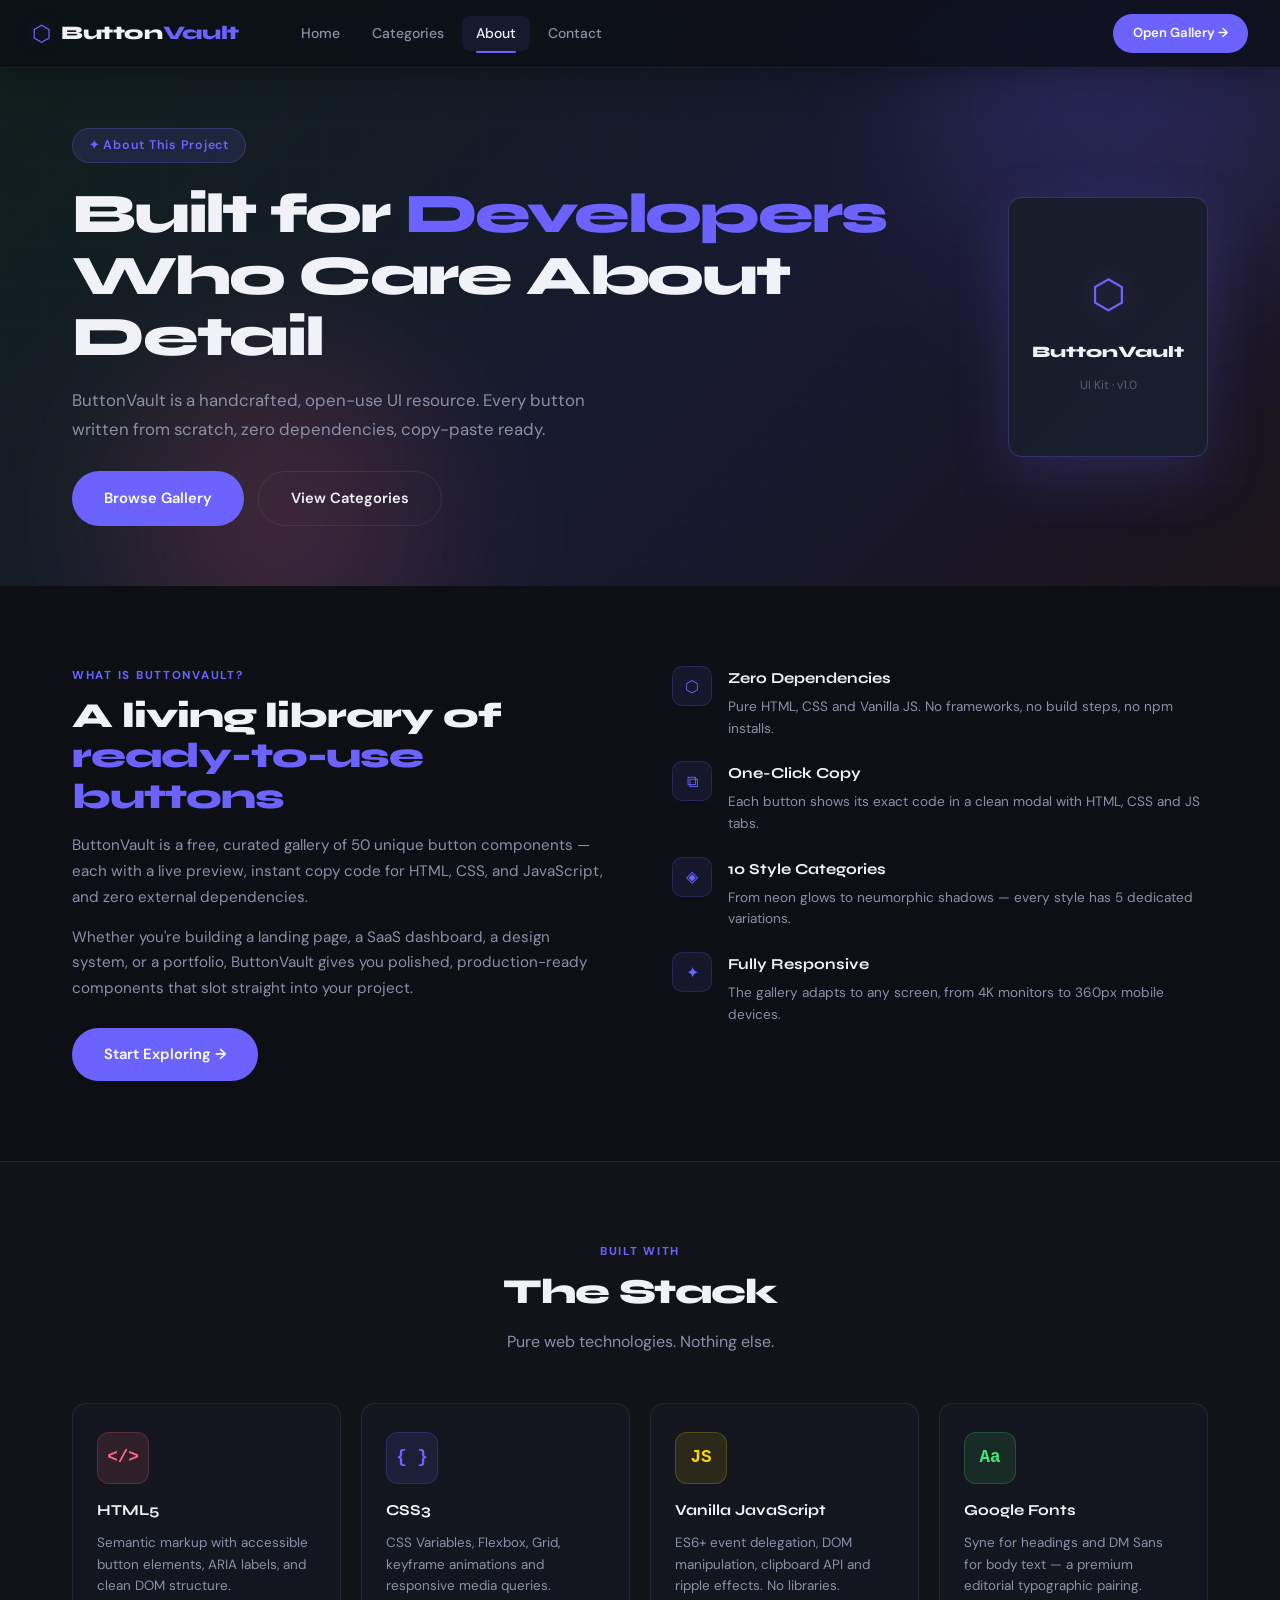
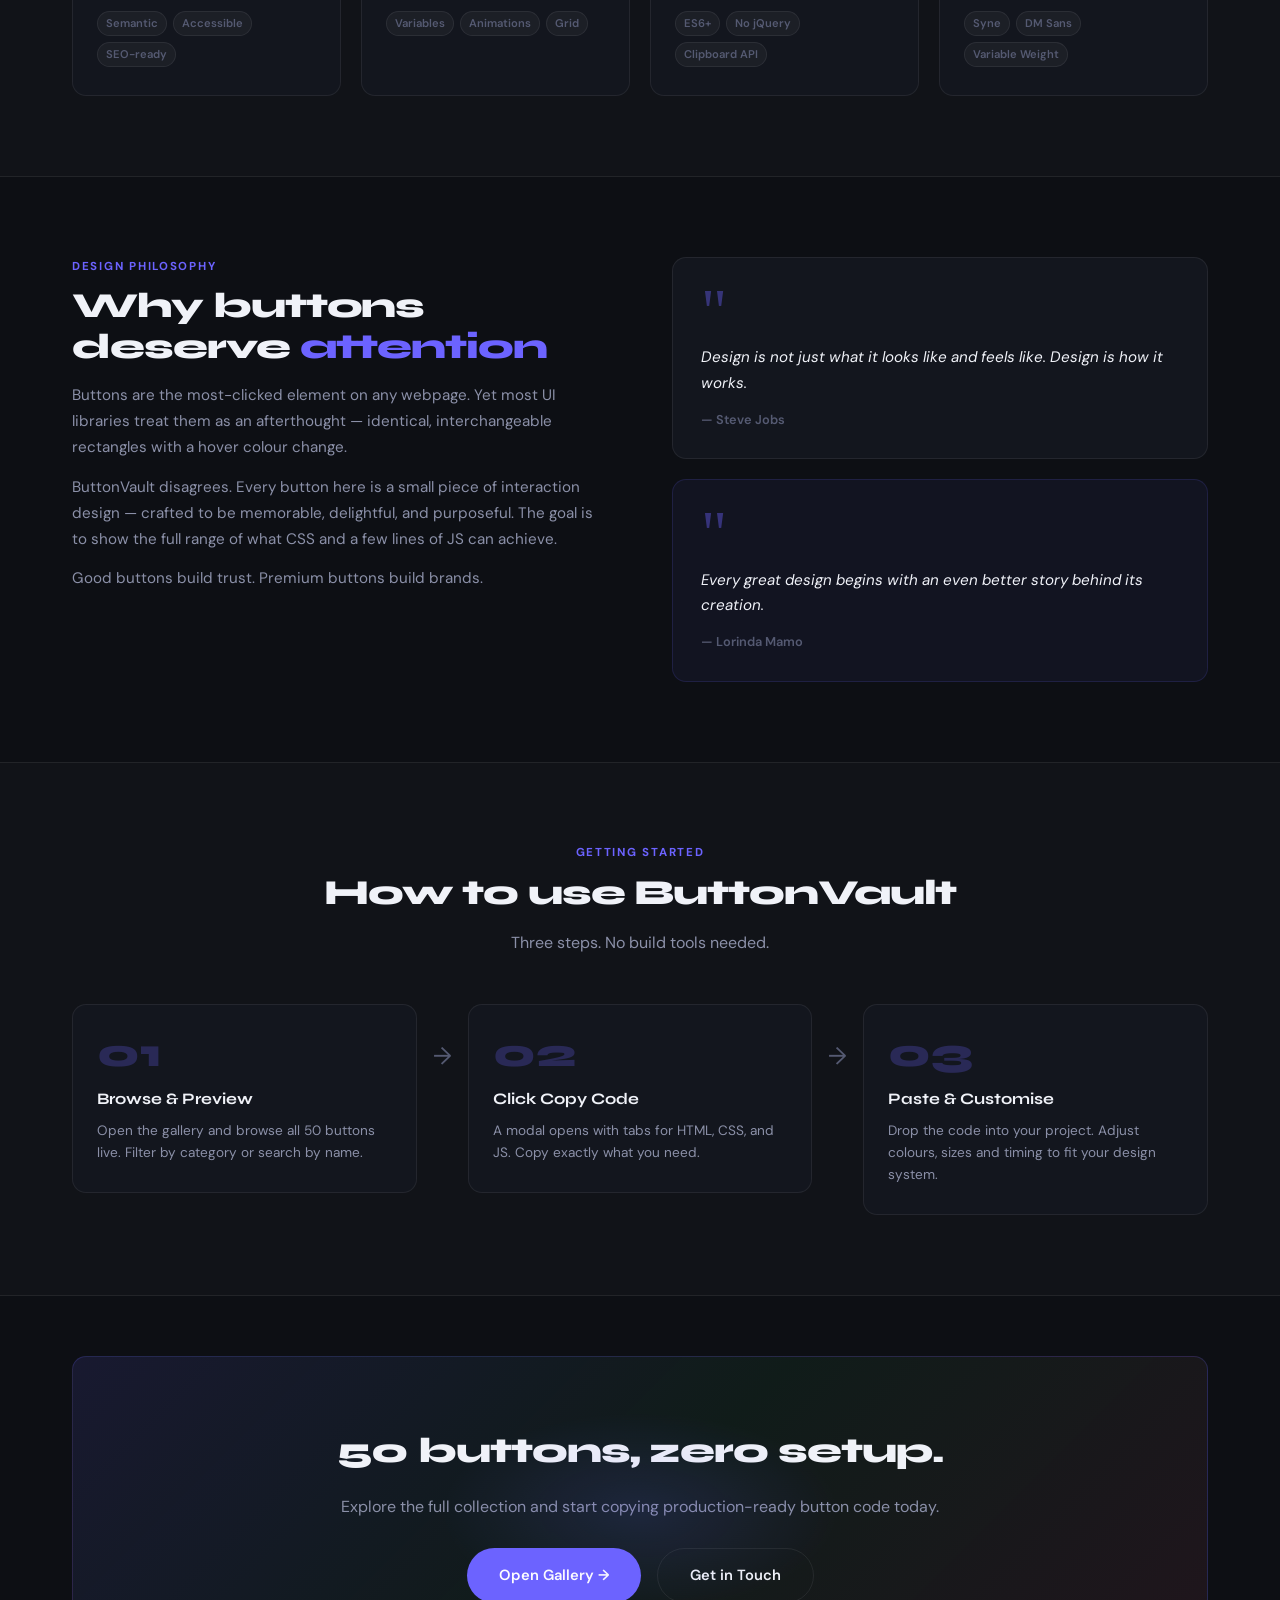
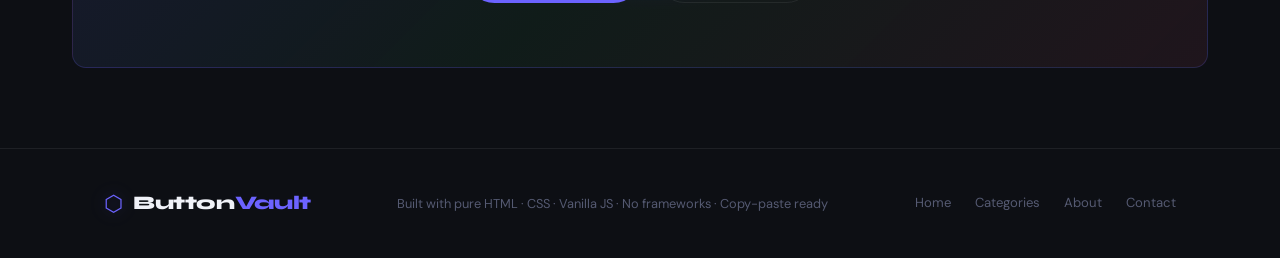
<file: about.html>
<!DOCTYPE html>
<html lang="en">

<head>
  <meta charset="UTF-8" />
  <meta name="viewport" content="width=device-width, initial-scale=1.0" />
  <title>About — ButtonVault</title>
  <link rel="preconnect" href="https://fonts.googleapis.com" />
  <link
    href="https://fonts.googleapis.com/css2?family=Syne:wght@400;600;700;800&family=DM+Sans:wght@300;400;500;600&display=swap"
    rel="stylesheet" />
  <link rel="stylesheet" href="css/pages.css" />
</head>

<body>

  <header class="header" id="header">
    <div class="header-inner">
      <a href="index.html" class="logo">
        <span class="logo-icon">⬡</span>
        <span class="logo-text">Button<em>Vault</em></span>
      </a>
      <nav class="nav" id="nav">
        <a href="E:\my\html\hassaan\index.html" class="nav-link">Home</a>
        <a href="categories.html" class="nav-link">Categories</a>
        <a href="about.html" class="nav-link active">About</a>
        <a href="contact.html" class="nav-link">Contact</a>
      </nav>
      <div class="header-right">
        <a href="index.html" class="header-cta">Open Gallery →</a>
        <button class="hamburger" id="hamburger">
          <span></span><span></span><span></span>
        </button>
      </div>
    </div>
  </header>

  <section class="page-hero about-hero">
    <div class="hero-bg-shapes">
      <div class="shape shape-1"></div>
      <div class="shape shape-2"></div>
    </div>
    <div class="container about-hero-inner">
      <div class="about-hero-text">
        <div class="page-hero-badge">✦ About This Project</div>
        <h1 class="page-hero-title">Built for <em>Developers</em><br />Who Care About Detail</h1>
        <p class="page-hero-sub">ButtonVault is a handcrafted, open-use UI resource. Every button written from scratch,
          zero dependencies, copy-paste ready.</p>
        <div class="about-hero-btns">
          <a href="index.html" class="cta-btn-main">Browse Gallery</a>
          <a href="categories.html" class="cta-btn-ghost">View Categories</a>
        </div>
      </div>
      <div class="about-hero-visual">
        <div class="rotating-card">
          <div class="rc-inner">
            <div class="rc-front">
              <span class="rc-logo">⬡</span>
              <span class="rc-label">ButtonVault</span>
              <span class="rc-sub">UI Kit · v1.0</span>
            </div>
            <div class="rc-back">
              <span class="rc-stat">50</span>
              <span class="rc-sub">handcrafted buttons</span>
            </div>
          </div>
        </div>
      </div>
    </div>
  </section>

  <section class="section">
    <div class="container">
      <div class="about-intro-grid">
        <div class="about-intro-text">
          <div class="section-label">What is ButtonVault?</div>
          <h2 class="section-title">A living library of<br /><em>ready-to-use buttons</em></h2>
          <p>ButtonVault is a free, curated gallery of 50 unique button components — each with a live preview, instant
            copy code for HTML, CSS, and JavaScript, and zero external dependencies.</p>
          <p>Whether you're building a landing page, a SaaS dashboard, a design system, or a portfolio, ButtonVault
            gives you polished, production-ready components that slot straight into your project.</p>
          <a href="index.html" class="cta-btn-main" style="margin-top:12px;display:inline-flex;">Start Exploring →</a>
        </div>
        <div class="about-feature-list">
          <div class="feature-item">
            <div class="feature-icon">⬡</div>
            <div>
              <h4>Zero Dependencies</h4>
              <p>Pure HTML, CSS and Vanilla JS. No frameworks, no build steps, no npm installs.</p>
            </div>
          </div>
          <div class="feature-item">
            <div class="feature-icon">⧉</div>
            <div>
              <h4>One-Click Copy</h4>
              <p>Each button shows its exact code in a clean modal with HTML, CSS and JS tabs.</p>
            </div>
          </div>
          <div class="feature-item">
            <div class="feature-icon">◈</div>
            <div>
              <h4>10 Style Categories</h4>
              <p>From neon glows to neumorphic shadows — every style has 5 dedicated variations.</p>
            </div>
          </div>
          <div class="feature-item">
            <div class="feature-icon">✦</div>
            <div>
              <h4>Fully Responsive</h4>
              <p>The gallery adapts to any screen, from 4K monitors to 360px mobile devices.</p>
            </div>
          </div>
        </div>
      </div>
    </div>
  </section>

  <section class="section alt-section">
    <div class="container">
      <div class="section-label centered">Built With</div>
      <h2 class="section-title centered">The Stack</h2>
      <p class="section-sub centered">Pure web technologies. Nothing else.</p>
      <div class="stack-grid">
        <div class="stack-card">
          <div class="stack-icon stack-html">&lt;/&gt;</div>
          <h4>HTML5</h4>
          <p>Semantic markup with accessible button elements, ARIA labels, and clean DOM structure.</p>
          <div class="stack-tags"><span>Semantic</span><span>Accessible</span><span>SEO-ready</span></div>
        </div>
        <div class="stack-card">
          <div class="stack-icon stack-css">{ }</div>
          <h4>CSS3</h4>
          <p>CSS Variables, Flexbox, Grid, keyframe animations and responsive media queries.</p>
          <div class="stack-tags"><span>Variables</span><span>Animations</span><span>Grid</span></div>
        </div>
        <div class="stack-card">
          <div class="stack-icon stack-js">JS</div>
          <h4>Vanilla JavaScript</h4>
          <p>ES6+ event delegation, DOM manipulation, clipboard API and ripple effects. No libraries.</p>
          <div class="stack-tags"><span>ES6+</span><span>No jQuery</span><span>Clipboard API</span></div>
        </div>
        <div class="stack-card">
          <div class="stack-icon stack-font">Aa</div>
          <h4>Google Fonts</h4>
          <p>Syne for headings and DM Sans for body text — a premium editorial typographic pairing.</p>
          <div class="stack-tags"><span>Syne</span><span>DM Sans</span><span>Variable Weight</span></div>
        </div>
      </div>
    </div>
  </section>

  <section class="section">
    <div class="container">
      <div class="philosophy-grid">
        <div class="philosophy-text">
          <div class="section-label">Design Philosophy</div>
          <h2 class="section-title">Why buttons<br />deserve <em>attention</em></h2>
          <p>Buttons are the most-clicked element on any webpage. Yet most UI libraries treat them as an afterthought —
            identical, interchangeable rectangles with a hover colour change.</p>
          <p>ButtonVault disagrees. Every button here is a small piece of interaction design — crafted to be memorable,
            delightful, and purposeful. The goal is to show the full range of what CSS and a few lines of JS can
            achieve.</p>
          <p>Good buttons build trust. Premium buttons build brands.</p>
        </div>
        <div class="philosophy-quotes">
          <div class="quote-card">
            <div class="quote-mark">"</div>
            <p>Design is not just what it looks like and feels like. Design is how it works.</p>
            <div class="quote-author">— Steve Jobs</div>
          </div>
          <div class="quote-card quote-card-alt">
            <div class="quote-mark">"</div>
            <p>Every great design begins with an even better story behind its creation.</p>
            <div class="quote-author">— Lorinda Mamo</div>
          </div>
        </div>
      </div>
    </div>
  </section>

  <section class="section alt-section">
    <div class="container">
      <div class="section-label centered">Getting Started</div>
      <h2 class="section-title centered">How to use ButtonVault</h2>
      <p class="section-sub centered">Three steps. No build tools needed.</p>
      <div class="steps-grid">
        <div class="step-card">
          <div class="step-number">01</div>
          <h4>Browse &amp; Preview</h4>
          <p>Open the gallery and browse all 50 buttons live. Filter by category or search by name.</p>
        </div>
        <div class="step-connector">→</div>
        <div class="step-card">
          <div class="step-number">02</div>
          <h4>Click Copy Code</h4>
          <p>A modal opens with tabs for HTML, CSS, and JS. Copy exactly what you need.</p>
        </div>
        <div class="step-connector">→</div>
        <div class="step-card">
          <div class="step-number">03</div>
          <h4>Paste &amp; Customise</h4>
          <p>Drop the code into your project. Adjust colours, sizes and timing to fit your design system.</p>
        </div>
      </div>
    </div>
  </section>

  <section class="section cta-section">
    <div class="container">
      <div class="cta-card">
        <div class="cta-glow"></div>
        <h2>50 buttons, zero setup.</h2>
        <p>Explore the full collection and start copying production-ready button code today.</p>
        <div style="display:flex;gap:16px;justify-content:center;flex-wrap:wrap;">
          <a href="index.html" class="cta-btn-main">Open Gallery →</a>
          <a href="contact.html" class="cta-btn-ghost">Get in Touch</a>
        </div>
      </div>
    </div>
  </section>

  <footer class="footer">
    <div class="container">
      <div class="footer-inner">
        <div class="logo"><span class="logo-icon">⬡</span><span class="logo-text">Button<em>Vault</em></span></div>
        <p class="footer-copy">Built with pure HTML · CSS · Vanilla JS · No frameworks · Copy-paste ready</p>
        <div class="footer-links">
          <a href="index.html">Home</a><a href="categories.html">Categories</a>
          <a href="about.html">About</a><a href="contact.html">Contact</a>
        </div>
      </div>
    </div>
  </footer>
  <script src="js/pages.js"></script>
</body>

</html>
</file>
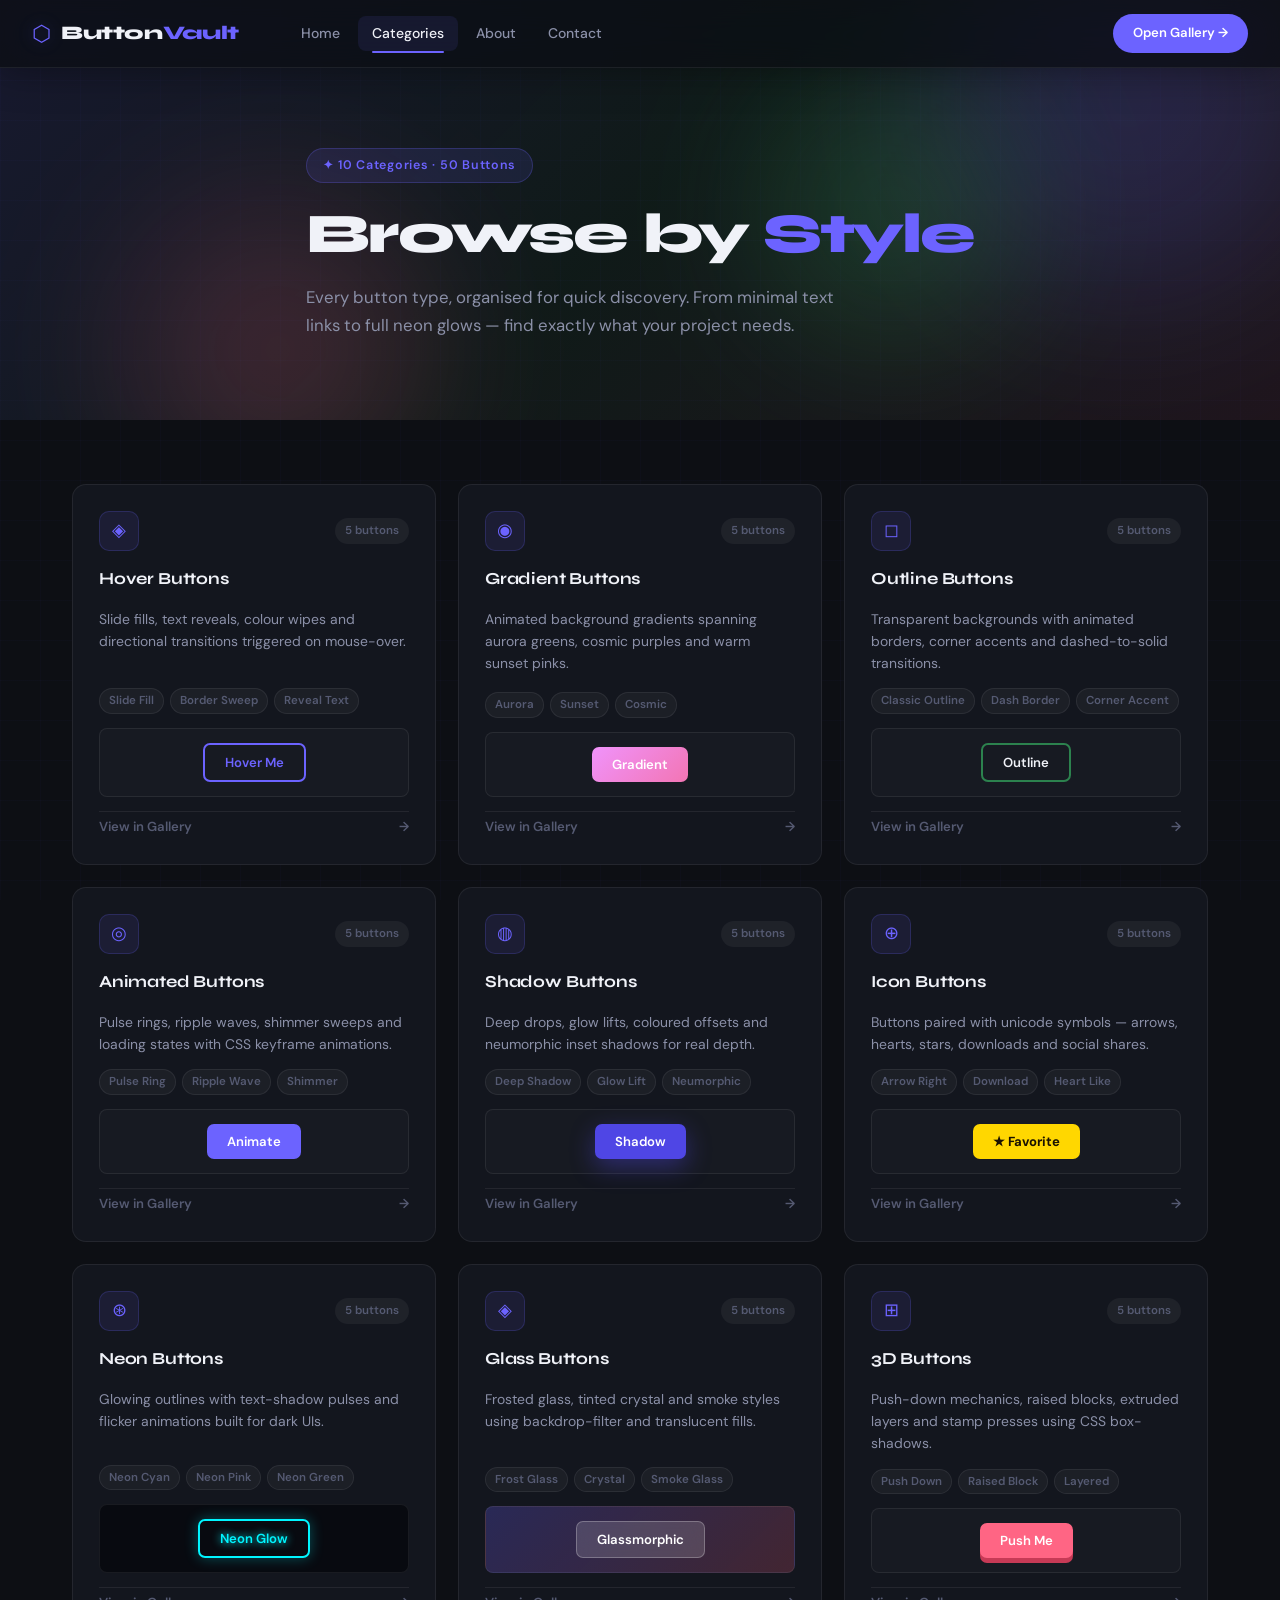
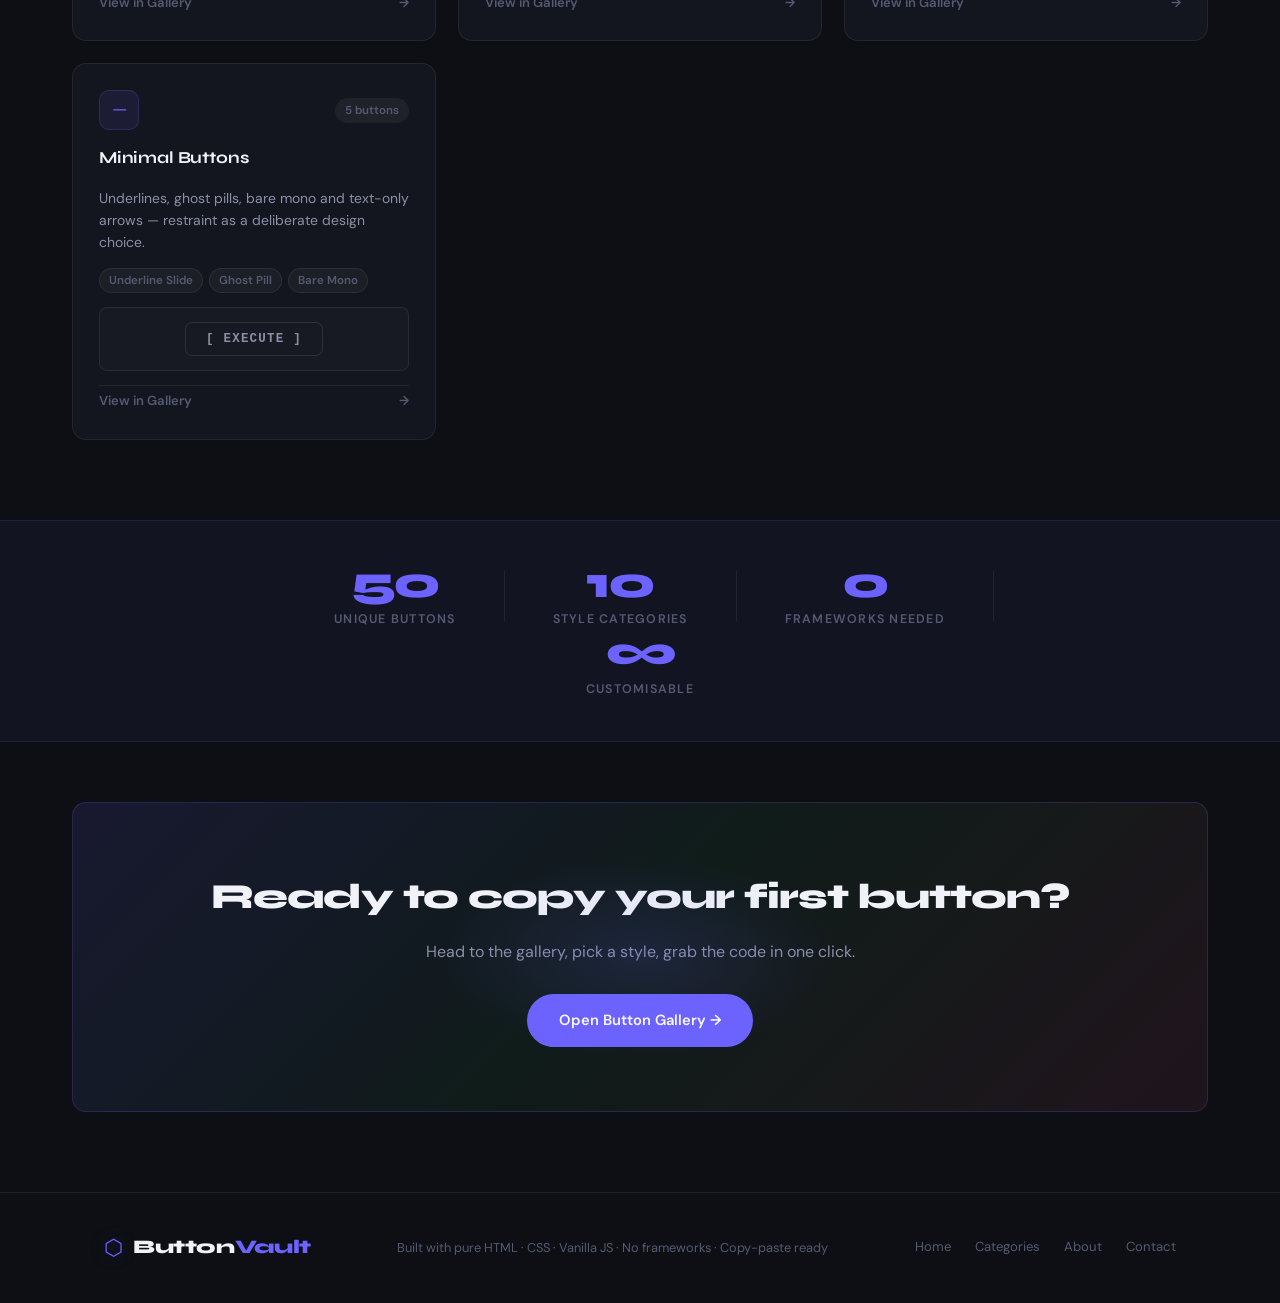
<file: categories.html>
<!DOCTYPE html>
<html lang="en">

<head>
  <meta charset="UTF-8" />
  <meta name="viewport" content="width=device-width, initial-scale=1.0" />
  <title>Categories — ButtonVault</title>
  <link rel="preconnect" href="https://fonts.googleapis.com" />
  <link
    href="https://fonts.googleapis.com/css2?family=Syne:wght@400;600;700;800&family=DM+Sans:wght@300;400;500;600&display=swap"
    rel="stylesheet" />
  <link rel="stylesheet" href="css/pages.css" />
</head>

<body>

  <header class="header" id="header">
    <div class="header-inner">
      <a href="index.html" class="logo">
        <span class="logo-icon">⬡</span>
        <span class="logo-text">Button<em>Vault</em></span>
      </a>
      <nav class="nav" id="nav">
        <a href="index.html" class="nav-link">Home</a>
        <a href="categories.html" class="nav-link active">Categories</a>
        <a href="about.html" class="nav-link">About</a>
        <a href="contact.html" class="nav-link">Contact</a>
      </nav>
      <div class="header-right">
        <a href="index.html" class="header-cta">Open Gallery →</a>
        <button class="hamburger" id="hamburger" aria-label="Menu">
          <span></span><span></span><span></span>
        </button>
      </div>
    </div>
  </header>

  <section class="page-hero categories-hero">
    <div class="hero-bg-shapes">
      <div class="shape shape-1"></div>
      <div class="shape shape-2"></div>
      <div class="shape shape-3"></div>
    </div>
    <div class="container">
      <div class="page-hero-badge">✦ 10 Categories · 50 Buttons</div>
      <h1 class="page-hero-title">Browse by <em>Style</em></h1>
      <p class="page-hero-sub">Every button type, organised for quick discovery. From minimal text links to full neon
        glows — find exactly what your project needs.</p>
    </div>
  </section>

  <section class="section categories-section">
    <div class="container">
      <div class="categories-grid">

        <a href="index.html" class="cat-card cat-hover">
          <div class="cat-card-top">
            <div class="cat-card-icon-wrap"><span>◈</span></div>
            <span class="cat-card-count">5 buttons</span>
          </div>
          <h3>Hover Buttons</h3>
          <p>Slide fills, text reveals, colour wipes and directional transitions triggered on mouse-over.</p>
          <div class="cat-card-tags"><span>Slide Fill</span><span>Border Sweep</span><span>Reveal Text</span></div>
          <div class="cat-card-preview"><button class="demo-btn demo-hover">Hover Me</button></div>
          <div class="cat-card-footer"><span>View in Gallery</span><span>→</span></div>
        </a>

        <a href="index.html" class="cat-card cat-gradient">
          <div class="cat-card-top">
            <div class="cat-card-icon-wrap"><span>◉</span></div>
            <span class="cat-card-count">5 buttons</span>
          </div>
          <h3>Gradient Buttons</h3>
          <p>Animated background gradients spanning aurora greens, cosmic purples and warm sunset pinks.</p>
          <div class="cat-card-tags"><span>Aurora</span><span>Sunset</span><span>Cosmic</span></div>
          <div class="cat-card-preview"><button class="demo-btn demo-gradient">Gradient</button></div>
          <div class="cat-card-footer"><span>View in Gallery</span><span>→</span></div>
        </a>

        <a href="index.html" class="cat-card cat-outline">
          <div class="cat-card-top">
            <div class="cat-card-icon-wrap"><span>◻</span></div>
            <span class="cat-card-count">5 buttons</span>
          </div>
          <h3>Outline Buttons</h3>
          <p>Transparent backgrounds with animated borders, corner accents and dashed-to-solid transitions.</p>
          <div class="cat-card-tags"><span>Classic Outline</span><span>Dash Border</span><span>Corner Accent</span>
          </div>
          <div class="cat-card-preview"><button class="demo-btn demo-outline">Outline</button></div>
          <div class="cat-card-footer"><span>View in Gallery</span><span>→</span></div>
        </a>

        <a href="index.html" class="cat-card cat-animated">
          <div class="cat-card-top">
            <div class="cat-card-icon-wrap"><span>◎</span></div>
            <span class="cat-card-count">5 buttons</span>
          </div>
          <h3>Animated Buttons</h3>
          <p>Pulse rings, ripple waves, shimmer sweeps and loading states with CSS keyframe animations.</p>
          <div class="cat-card-tags"><span>Pulse Ring</span><span>Ripple Wave</span><span>Shimmer</span></div>
          <div class="cat-card-preview"><button class="demo-btn demo-animated">Animate</button></div>
          <div class="cat-card-footer"><span>View in Gallery</span><span>→</span></div>
        </a>

        <a href="index.html" class="cat-card cat-shadow">
          <div class="cat-card-top">
            <div class="cat-card-icon-wrap"><span>◍</span></div>
            <span class="cat-card-count">5 buttons</span>
          </div>
          <h3>Shadow Buttons</h3>
          <p>Deep drops, glow lifts, coloured offsets and neumorphic inset shadows for real depth.</p>
          <div class="cat-card-tags"><span>Deep Shadow</span><span>Glow Lift</span><span>Neumorphic</span></div>
          <div class="cat-card-preview"><button class="demo-btn demo-shadow">Shadow</button></div>
          <div class="cat-card-footer"><span>View in Gallery</span><span>→</span></div>
        </a>

        <a href="index.html" class="cat-card cat-icon">
          <div class="cat-card-top">
            <div class="cat-card-icon-wrap"><span>⊕</span></div>
            <span class="cat-card-count">5 buttons</span>
          </div>
          <h3>Icon Buttons</h3>
          <p>Buttons paired with unicode symbols — arrows, hearts, stars, downloads and social shares.</p>
          <div class="cat-card-tags"><span>Arrow Right</span><span>Download</span><span>Heart Like</span></div>
          <div class="cat-card-preview"><button class="demo-btn demo-icon">★ Favorite</button></div>
          <div class="cat-card-footer"><span>View in Gallery</span><span>→</span></div>
        </a>

        <a href="index.html" class="cat-card cat-neon">
          <div class="cat-card-top">
            <div class="cat-card-icon-wrap"><span>⊛</span></div>
            <span class="cat-card-count">5 buttons</span>
          </div>
          <h3>Neon Buttons</h3>
          <p>Glowing outlines with text-shadow pulses and flicker animations built for dark UIs.</p>
          <div class="cat-card-tags"><span>Neon Cyan</span><span>Neon Pink</span><span>Neon Green</span></div>
          <div class="cat-card-preview dark-bg"><button class="demo-btn demo-neon">Neon Glow</button></div>
          <div class="cat-card-footer"><span>View in Gallery</span><span>→</span></div>
        </a>

        <a href="index.html" class="cat-card cat-glass">
          <div class="cat-card-top">
            <div class="cat-card-icon-wrap"><span>◈</span></div>
            <span class="cat-card-count">5 buttons</span>
          </div>
          <h3>Glass Buttons</h3>
          <p>Frosted glass, tinted crystal and smoke styles using backdrop-filter and translucent fills.</p>
          <div class="cat-card-tags"><span>Frost Glass</span><span>Crystal</span><span>Smoke Glass</span></div>
          <div class="cat-card-preview glass-bg"><button class="demo-btn demo-glass">Glassmorphic</button></div>
          <div class="cat-card-footer"><span>View in Gallery</span><span>→</span></div>
        </a>

        <a href="index.html" class="cat-card cat-3d">
          <div class="cat-card-top">
            <div class="cat-card-icon-wrap"><span>⊞</span></div>
            <span class="cat-card-count">5 buttons</span>
          </div>
          <h3>3D Buttons</h3>
          <p>Push-down mechanics, raised blocks, extruded layers and stamp presses using CSS box-shadows.</p>
          <div class="cat-card-tags"><span>Push Down</span><span>Raised Block</span><span>Layered</span></div>
          <div class="cat-card-preview"><button class="demo-btn demo-3d">Push Me</button></div>
          <div class="cat-card-footer"><span>View in Gallery</span><span>→</span></div>
        </a>

        <a href="index.html" class="cat-card cat-minimal">
          <div class="cat-card-top">
            <div class="cat-card-icon-wrap"><span>—</span></div>
            <span class="cat-card-count">5 buttons</span>
          </div>
          <h3>Minimal Buttons</h3>
          <p>Underlines, ghost pills, bare mono and text-only arrows — restraint as a deliberate design choice.</p>
          <div class="cat-card-tags"><span>Underline Slide</span><span>Ghost Pill</span><span>Bare Mono</span></div>
          <div class="cat-card-preview"><button class="demo-btn demo-minimal">[ EXECUTE ]</button></div>
          <div class="cat-card-footer"><span>View in Gallery</span><span>→</span></div>
        </a>

      </div>
    </div>
  </section>

  <section class="stats-bar">
    <div class="container">
      <div class="stats-inner">
        <div class="stat-item"><span class="stat-num">50</span><span class="stat-lbl">Unique Buttons</span></div>
        <div class="stat-div"></div>
        <div class="stat-item"><span class="stat-num">10</span><span class="stat-lbl">Style Categories</span></div>
        <div class="stat-div"></div>
        <div class="stat-item"><span class="stat-num">0</span><span class="stat-lbl">Frameworks Needed</span></div>
        <div class="stat-div"></div>
        <div class="stat-item"><span class="stat-num">∞</span><span class="stat-lbl">Customisable</span></div>
      </div>
    </div>
  </section>

  <section class="section cta-section">
    <div class="container">
      <div class="cta-card">
        <div class="cta-glow"></div>
        <h2>Ready to copy your first button?</h2>
        <p>Head to the gallery, pick a style, grab the code in one click.</p>
        <a href="index.html" class="cta-btn-main">Open Button Gallery →</a>
      </div>
    </div>
  </section>

  <footer class="footer">
    <div class="container">
      <div class="footer-inner">
        <div class="logo"><span class="logo-icon">⬡</span><span class="logo-text">Button<em>Vault</em></span></div>
        <p class="footer-copy">Built with pure HTML · CSS · Vanilla JS · No frameworks · Copy-paste ready</p>
        <div class="footer-links">
          <a href="index.html">Home</a><a href="categories.html">Categories</a>
          <a href="about.html">About</a><a href="contact.html">Contact</a>
        </div>
      </div>
    </div>
  </footer>
  <script src="js/pages.js"></script>
</body>

</html>
</file>
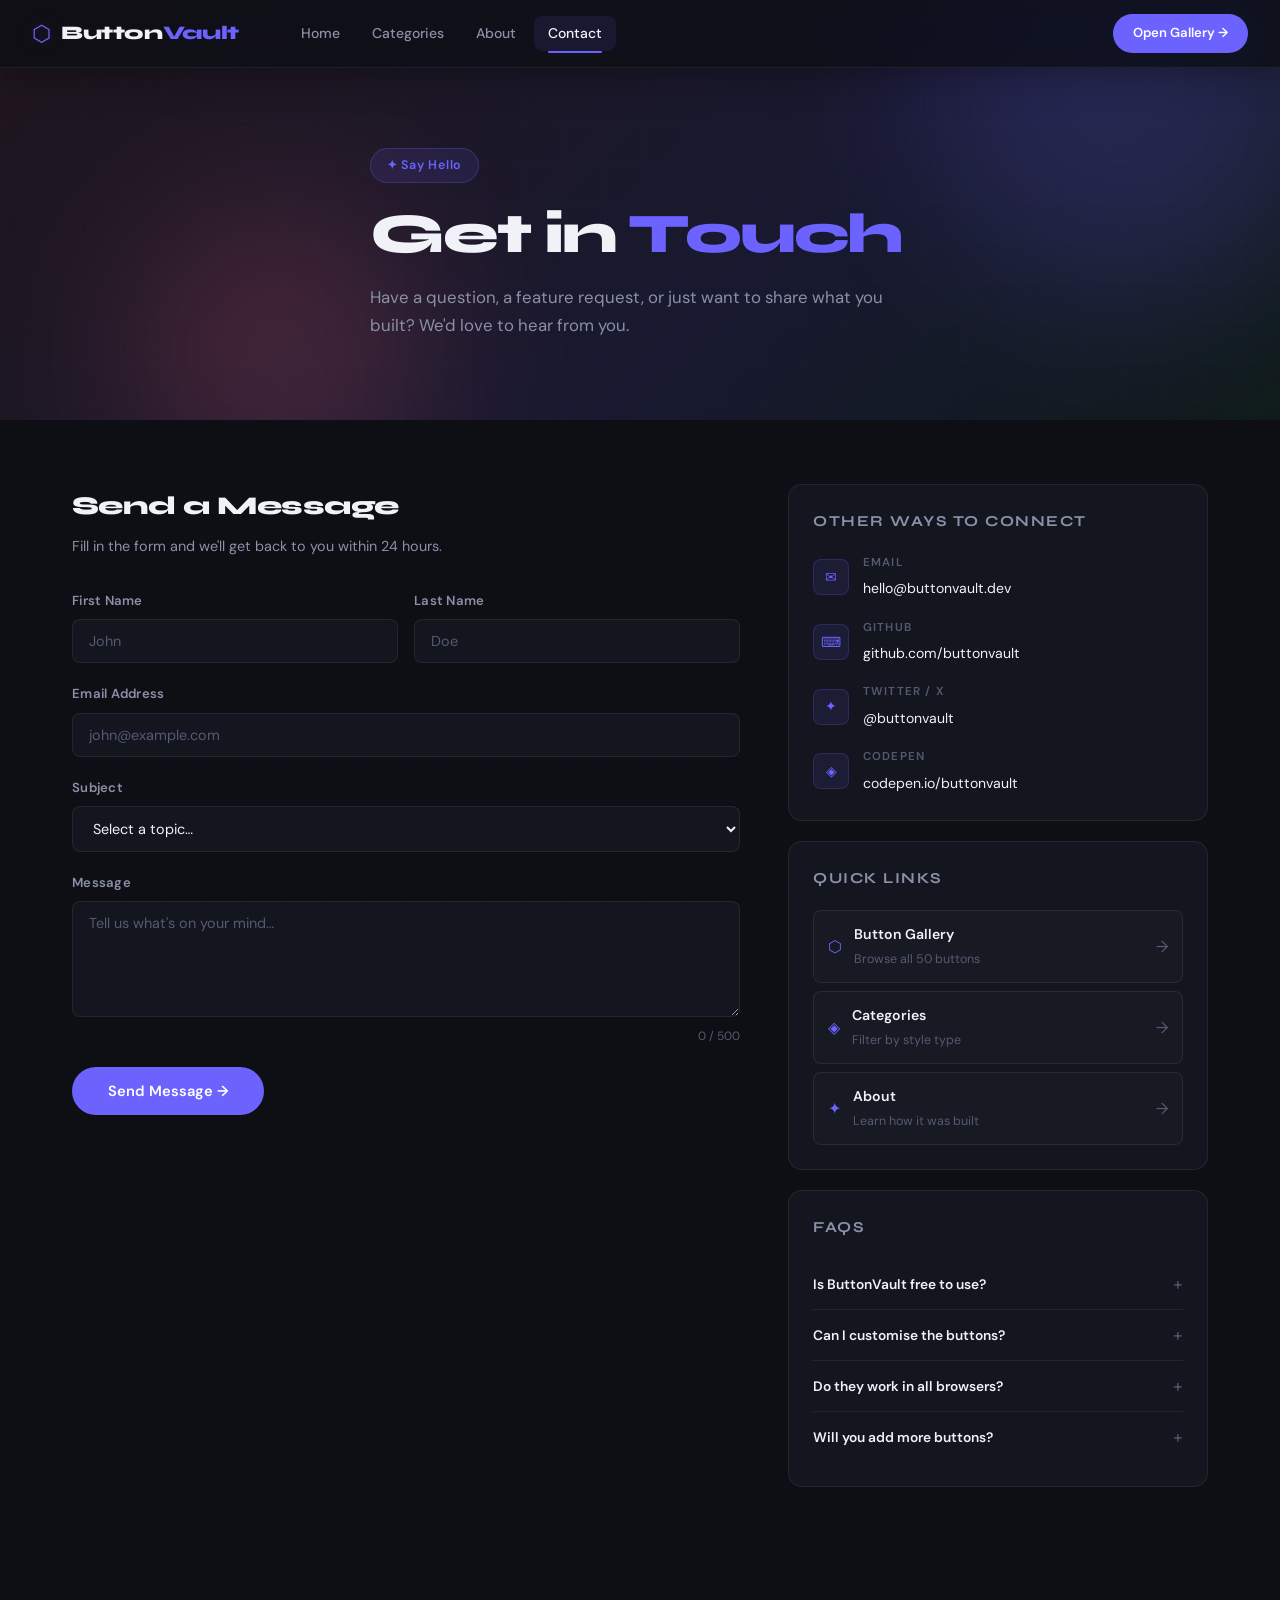
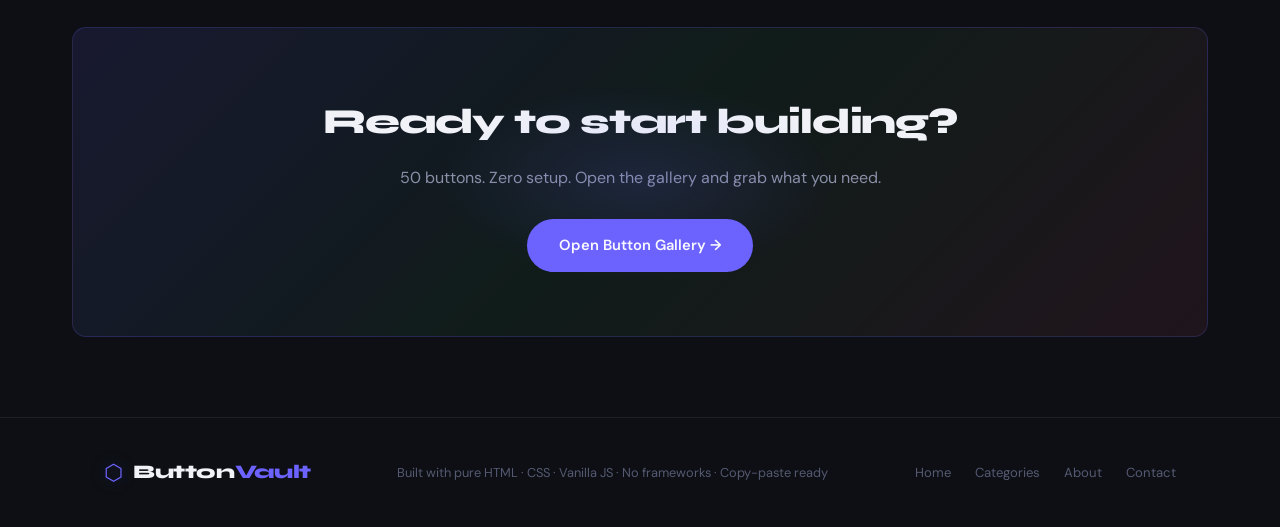
<file: contact.html>
<!DOCTYPE html>
<html lang="en">

<head>
  <meta charset="UTF-8" />
  <meta name="viewport" content="width=device-width, initial-scale=1.0" />
  <title>Contact — ButtonVault</title>
  <link rel="preconnect" href="https://fonts.googleapis.com" />
  <link
    href="https://fonts.googleapis.com/css2?family=Syne:wght@400;600;700;800&family=DM+Sans:wght@300;400;500;600&display=swap"
    rel="stylesheet" />
  <link rel="stylesheet" href="css/pages.css" />
</head>

<body>

  <header class="header" id="header">
    <div class="header-inner">
      <a href="index.html" class="logo">
        <span class="logo-icon">⬡</span>
        <span class="logo-text">Button<em>Vault</em></span>
      </a>
      <nav class="nav" id="nav">
        <a href="index.html" class="nav-link">Home</a>
        <a href="categories.html" class="nav-link">Categories</a>
        <a href="about.html" class="nav-link">About</a>
        <a href="contact.html" class="nav-link active">Contact</a>
      </nav>
      <div class="header-right">
        <a href="index.html" class="header-cta">Open Gallery →</a>
        <button class="hamburger" id="hamburger">
          <span></span><span></span><span></span>
        </button>
      </div>
    </div>
  </header>

  <section class="page-hero contact-hero">
    <div class="hero-bg-shapes">
      <div class="shape shape-1"></div>
      <div class="shape shape-2"></div>
    </div>
    <div class="container">
      <div class="page-hero-badge">✦ Say Hello</div>
      <h1 class="page-hero-title">Get in <em>Touch</em></h1>
      <p class="page-hero-sub">Have a question, a feature request, or just want to share what you built? We'd love to
        hear from you.</p>
    </div>
  </section>

  <section class="section contact-section">
    <div class="container">
      <div class="contact-grid">

        <!-- FORM -->
        <div class="contact-form-wrap">
          <h2>Send a Message</h2>
          <p>Fill in the form and we'll get back to you within 24 hours.</p>
          <form class="contact-form" id="contactForm" novalidate>
            <div class="form-row">
              <div class="form-group">
                <label for="fname">First Name</label>
                <input type="text" id="fname" placeholder="John" required />
                <span class="form-error" id="fnameErr">Please enter your first name.</span>
              </div>
              <div class="form-group">
                <label for="lname">Last Name</label>
                <input type="text" id="lname" placeholder="Doe" required />
                <span class="form-error" id="lnameErr">Please enter your last name.</span>
              </div>
            </div>
            <div class="form-group">
              <label for="email">Email Address</label>
              <input type="email" id="email" placeholder="john@example.com" required />
              <span class="form-error" id="emailErr">Please enter a valid email address.</span>
            </div>
            <div class="form-group">
              <label for="subject">Subject</label>
              <select id="subject">
                <option value="">Select a topic…</option>
                <option>Feature Request</option>
                <option>Bug Report</option>
                <option>General Question</option>
                <option>Collaboration</option>
                <option>Other</option>
              </select>
            </div>
            <div class="form-group">
              <label for="message">Message</label>
              <textarea id="message" rows="5" placeholder="Tell us what's on your mind…" required></textarea>
              <span class="form-error" id="msgErr">Please enter a message.</span>
              <div class="char-count"><span id="charCount">0</span> / 500</div>
            </div>
            <button type="submit" class="form-submit-btn" id="submitBtn">
              <span id="submitLabel">Send Message →</span>
              <span id="submitSpinner" style="display:none;">Sending…</span>
            </button>
          </form>

          <!-- SUCCESS STATE -->
          <div class="form-success" id="formSuccess" style="display:none;">
            <div class="success-icon">✓</div>
            <h3>Message Sent!</h3>
            <p>Thanks for reaching out. We'll reply within 24 hours.</p>
            <button class="cta-btn-ghost" id="resetForm">Send Another →</button>
          </div>
        </div>

        <!-- SIDEBAR INFO -->
        <div class="contact-info">
          <div class="contact-info-card">
            <h3>Other Ways to Connect</h3>
            <div class="contact-info-items">
              <div class="ci-item">
                <div class="ci-icon">✉</div>
                <div>
                  <span class="ci-label">Email</span>
                  <span class="ci-value">hello@buttonvault.dev</span>
                </div>
              </div>
              <div class="ci-item">
                <div class="ci-icon">⌨</div>
                <div>
                  <span class="ci-label">GitHub</span>
                  <span class="ci-value">github.com/buttonvault</span>
                </div>
              </div>
              <div class="ci-item">
                <div class="ci-icon">✦</div>
                <div>
                  <span class="ci-label">Twitter / X</span>
                  <span class="ci-value">@buttonvault</span>
                </div>
              </div>
              <div class="ci-item">
                <div class="ci-icon">◈</div>
                <div>
                  <span class="ci-label">CodePen</span>
                  <span class="ci-value">codepen.io/buttonvault</span>
                </div>
              </div>
            </div>
          </div>

          <div class="contact-info-card">
            <h3>Quick Links</h3>
            <div class="quick-links">
              <a href="index.html" class="quick-link">
                <span>⬡</span>
                <div><strong>Button Gallery</strong>
                  <p>Browse all 50 buttons</p>
                </div>
                <span>→</span>
              </a>
              <a href="categories.html" class="quick-link">
                <span>◈</span>
                <div><strong>Categories</strong>
                  <p>Filter by style type</p>
                </div>
                <span>→</span>
              </a>
              <a href="about.html" class="quick-link">
                <span>✦</span>
                <div><strong>About</strong>
                  <p>Learn how it was built</p>
                </div>
                <span>→</span>
              </a>
            </div>
          </div>

          <div class="contact-info-card faq-card">
            <h3>FAQs</h3>
            <div class="faq-list" id="faqList">
              <div class="faq-item">
                <button class="faq-q" data-faq="0">Is ButtonVault free to use? <span>+</span></button>
                <div class="faq-a">Yes, completely free. Copy any button, use it in personal or commercial projects — no
                  attribution required.</div>
              </div>
              <div class="faq-item">
                <button class="faq-q" data-faq="1">Can I customise the buttons? <span>+</span></button>
                <div class="faq-a">Absolutely. All code uses CSS custom properties — swap colours, fonts, sizes and
                  timing in seconds.</div>
              </div>
              <div class="faq-item">
                <button class="faq-q" data-faq="2">Do they work in all browsers? <span>+</span></button>
                <div class="faq-a">Yes, tested in Chrome, Firefox, Safari, and Edge. Backdrop-filter (glass buttons)
                  needs a modern browser.</div>
              </div>
              <div class="faq-item">
                <button class="faq-q" data-faq="3">Will you add more buttons? <span>+</span></button>
                <div class="faq-a">Yes! Send feature requests via this form or open a GitHub issue. New categories are
                  planned regularly.</div>
              </div>
            </div>
          </div>

        </div>
      </div>
    </div>
  </section>

  <section class="section cta-section">
    <div class="container">
      <div class="cta-card">
        <div class="cta-glow"></div>
        <h2>Ready to start building?</h2>
        <p>50 buttons. Zero setup. Open the gallery and grab what you need.</p>
        <a href="index.html" class="cta-btn-main">Open Button Gallery →</a>
      </div>
    </div>
  </section>

  <footer class="footer">
    <div class="container">
      <div class="footer-inner">
        <div class="logo"><span class="logo-icon">⬡</span><span class="logo-text">Button<em>Vault</em></span></div>
        <p class="footer-copy">Built with pure HTML · CSS · Vanilla JS · No frameworks · Copy-paste ready</p>
        <div class="footer-links">
          <a href="index.html">Home</a><a href="categories.html">Categories</a>
          <a href="about.html">About</a><a href="contact.html">Contact</a>
        </div>
      </div>
    </div>
  </footer>
  <script src="js/pages.js"></script>
</body>

</html>
</file>
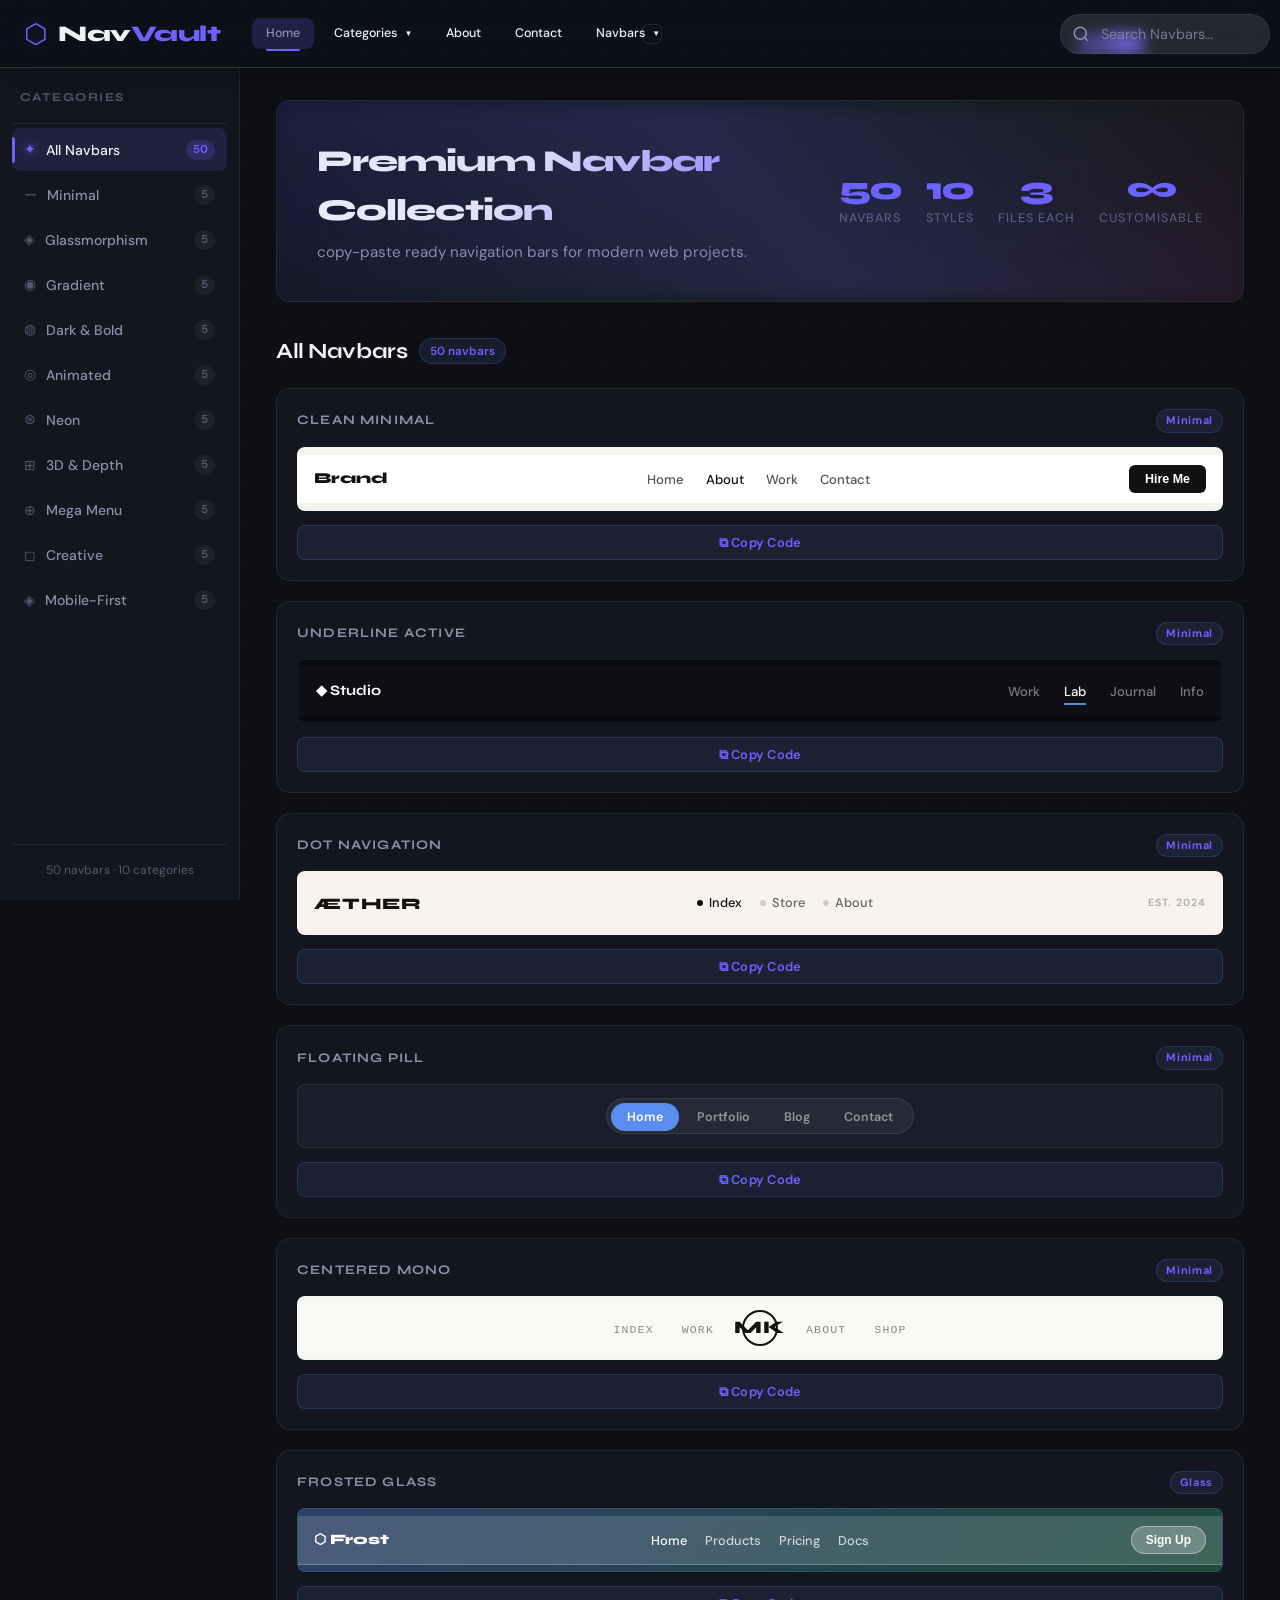
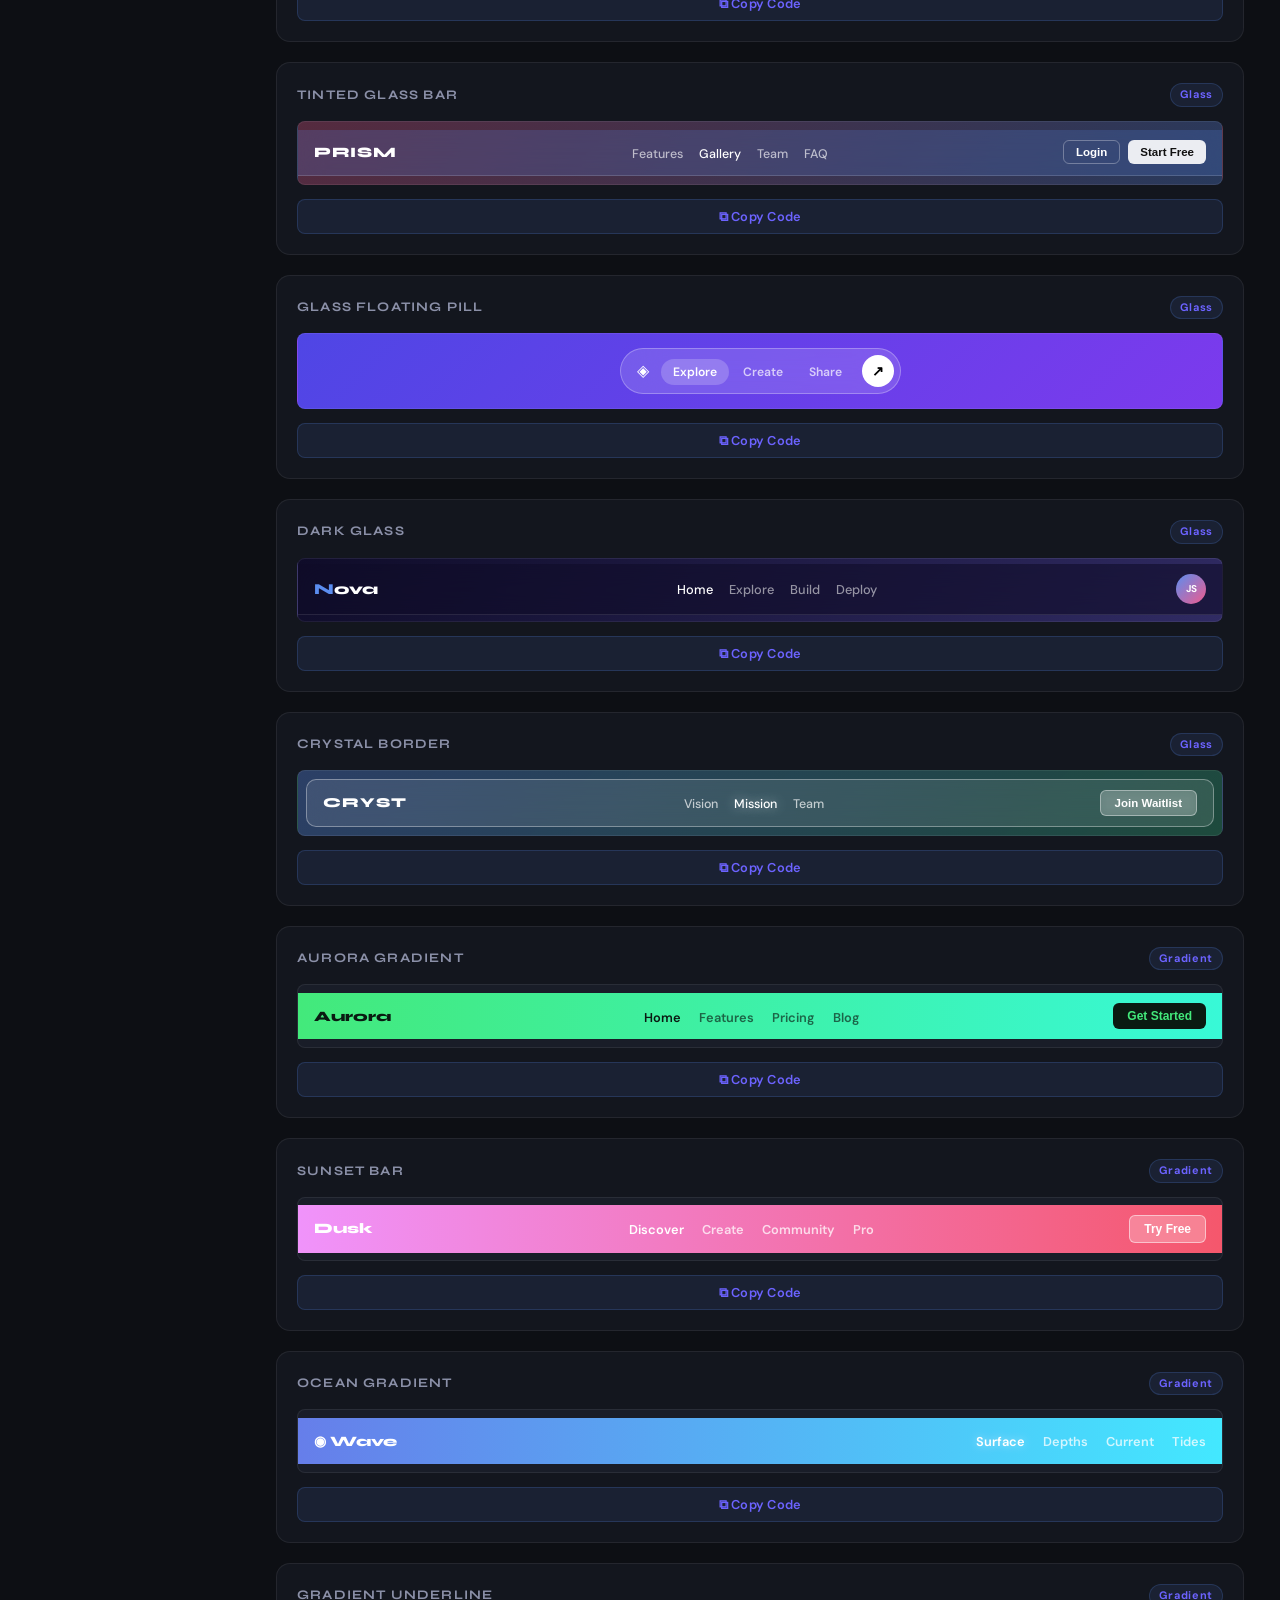
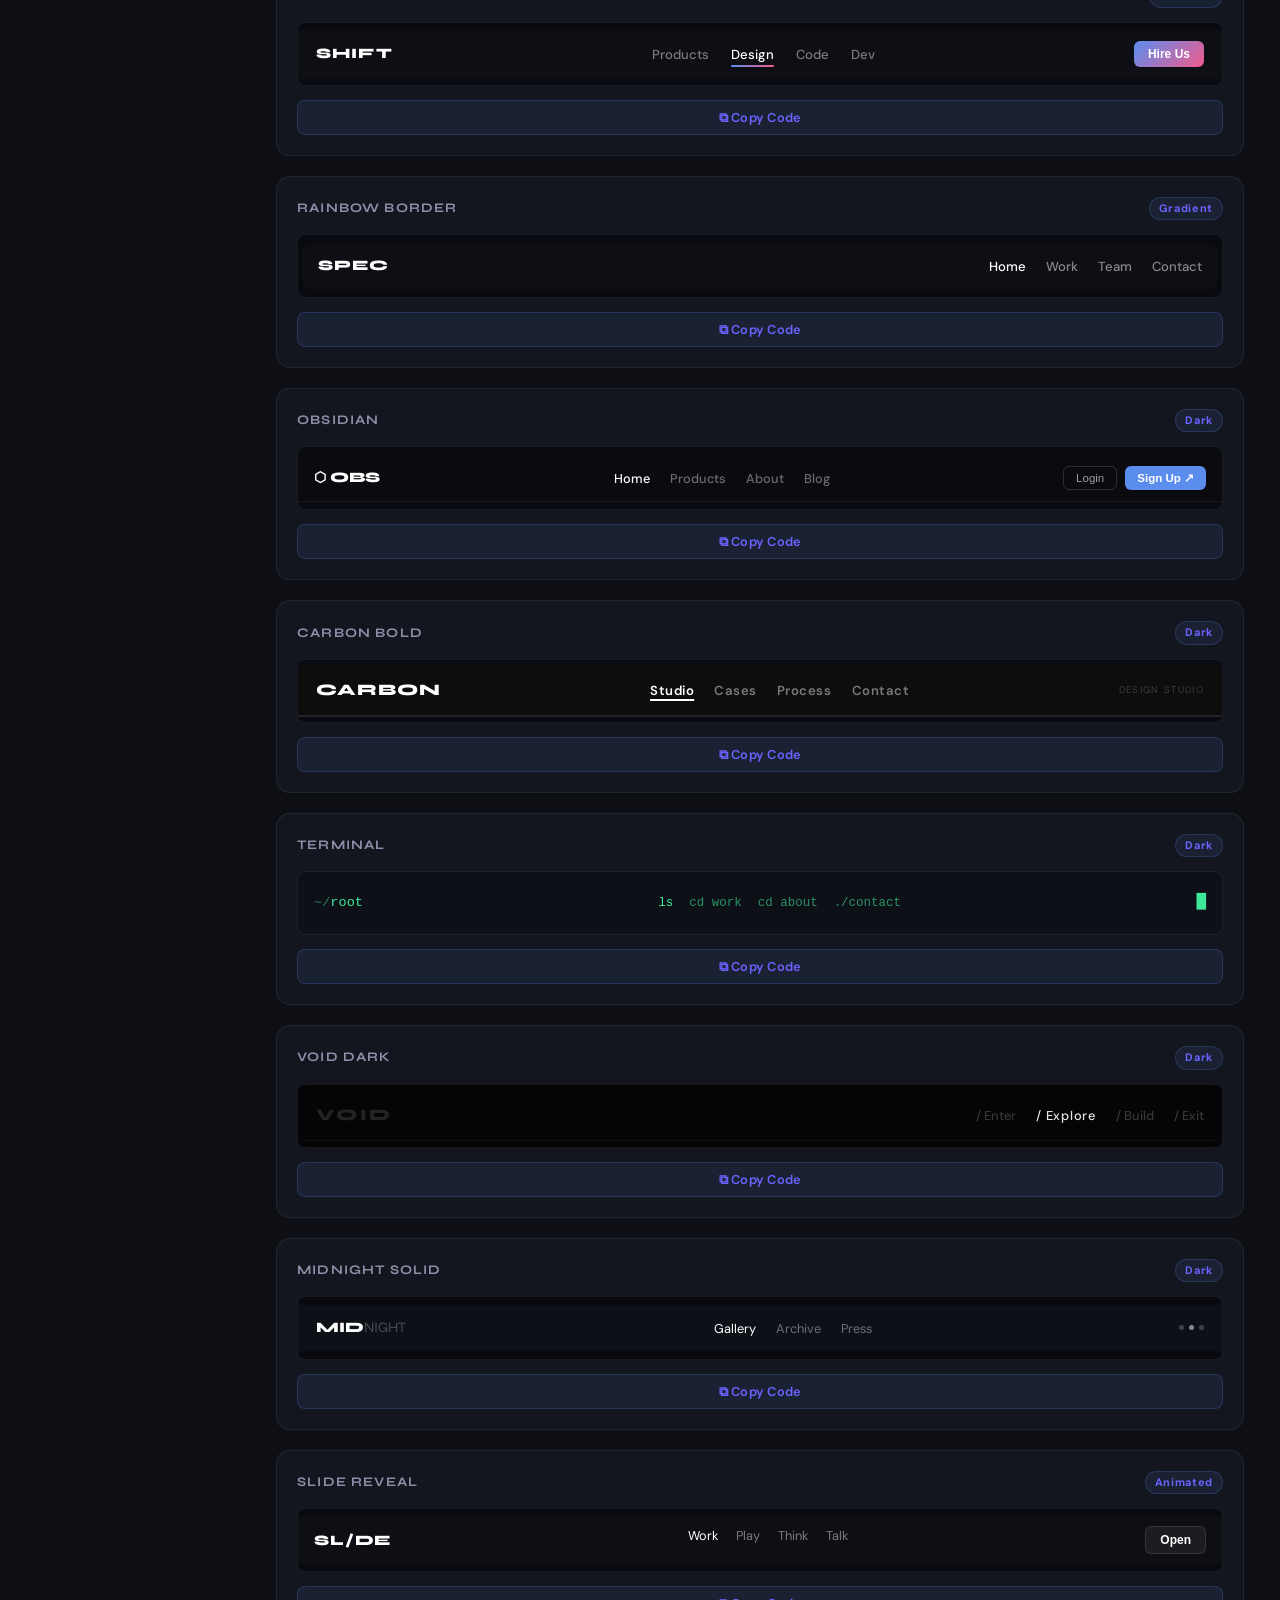
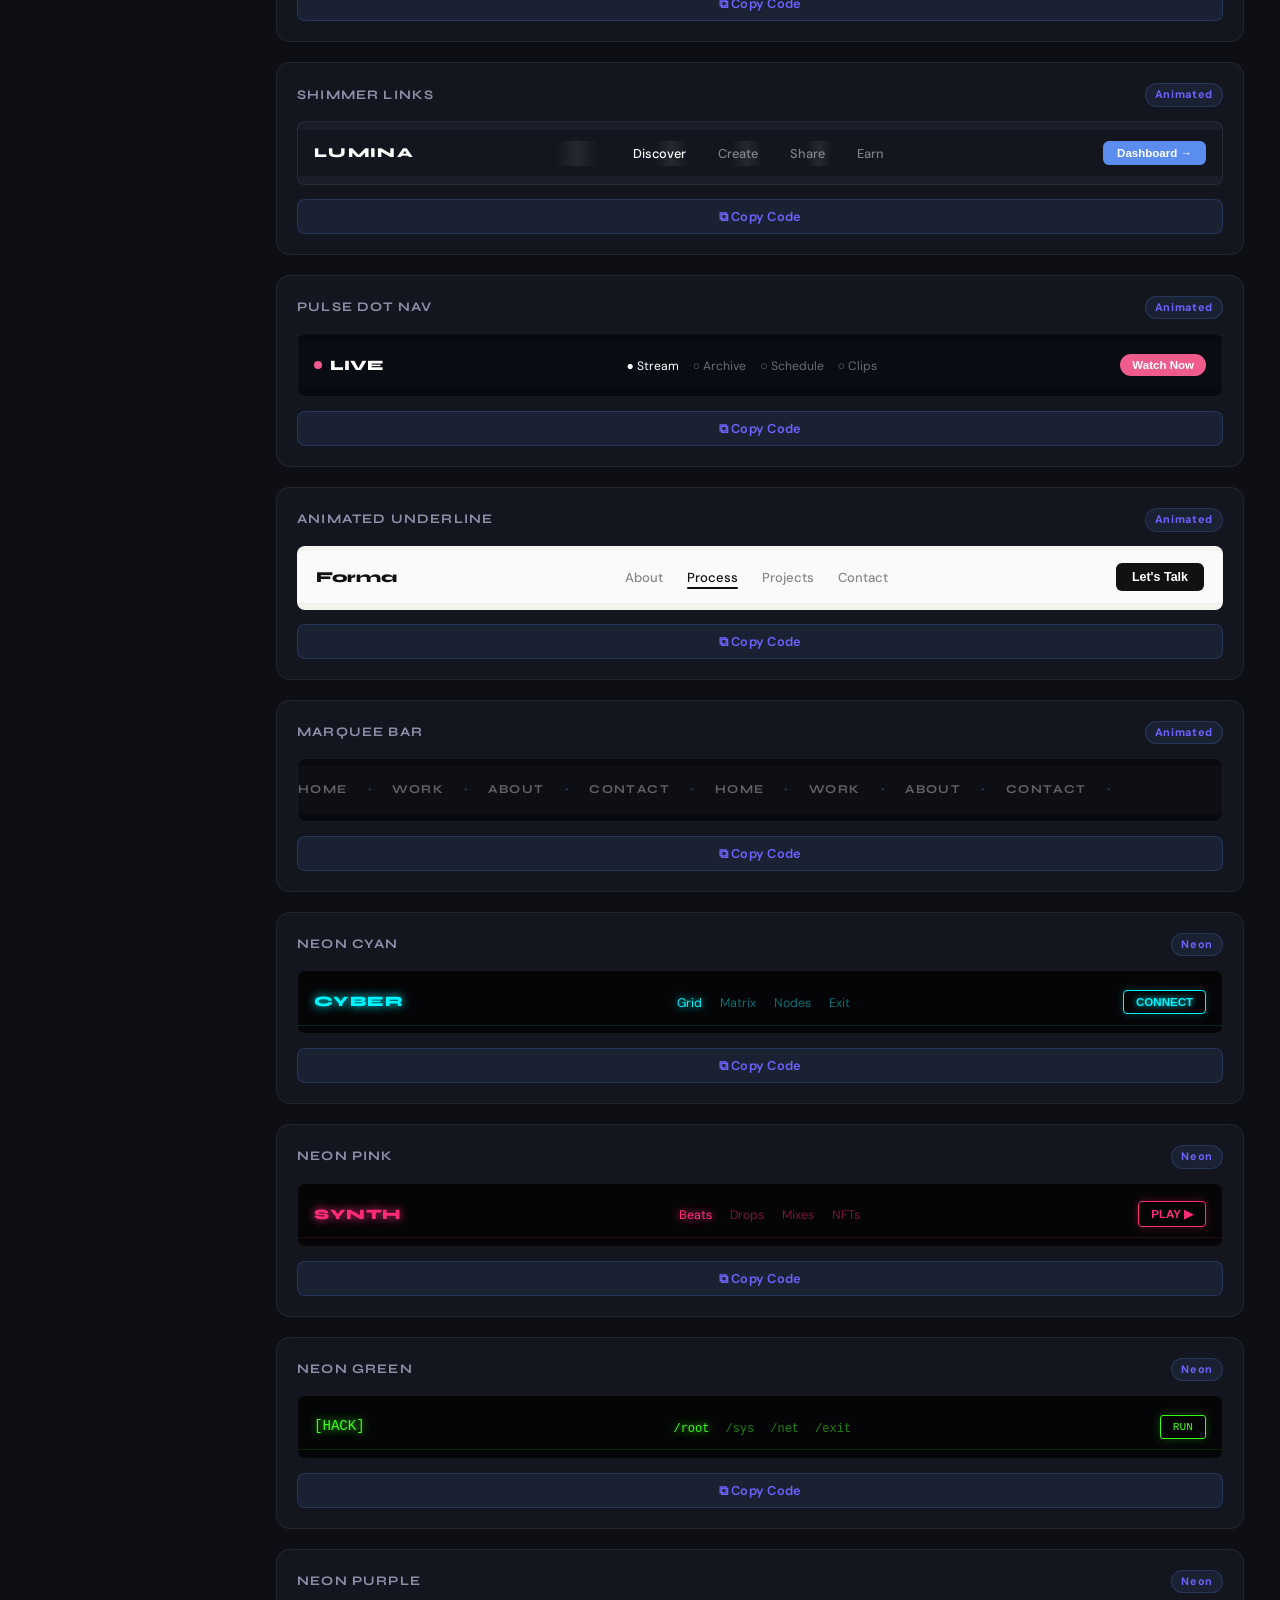
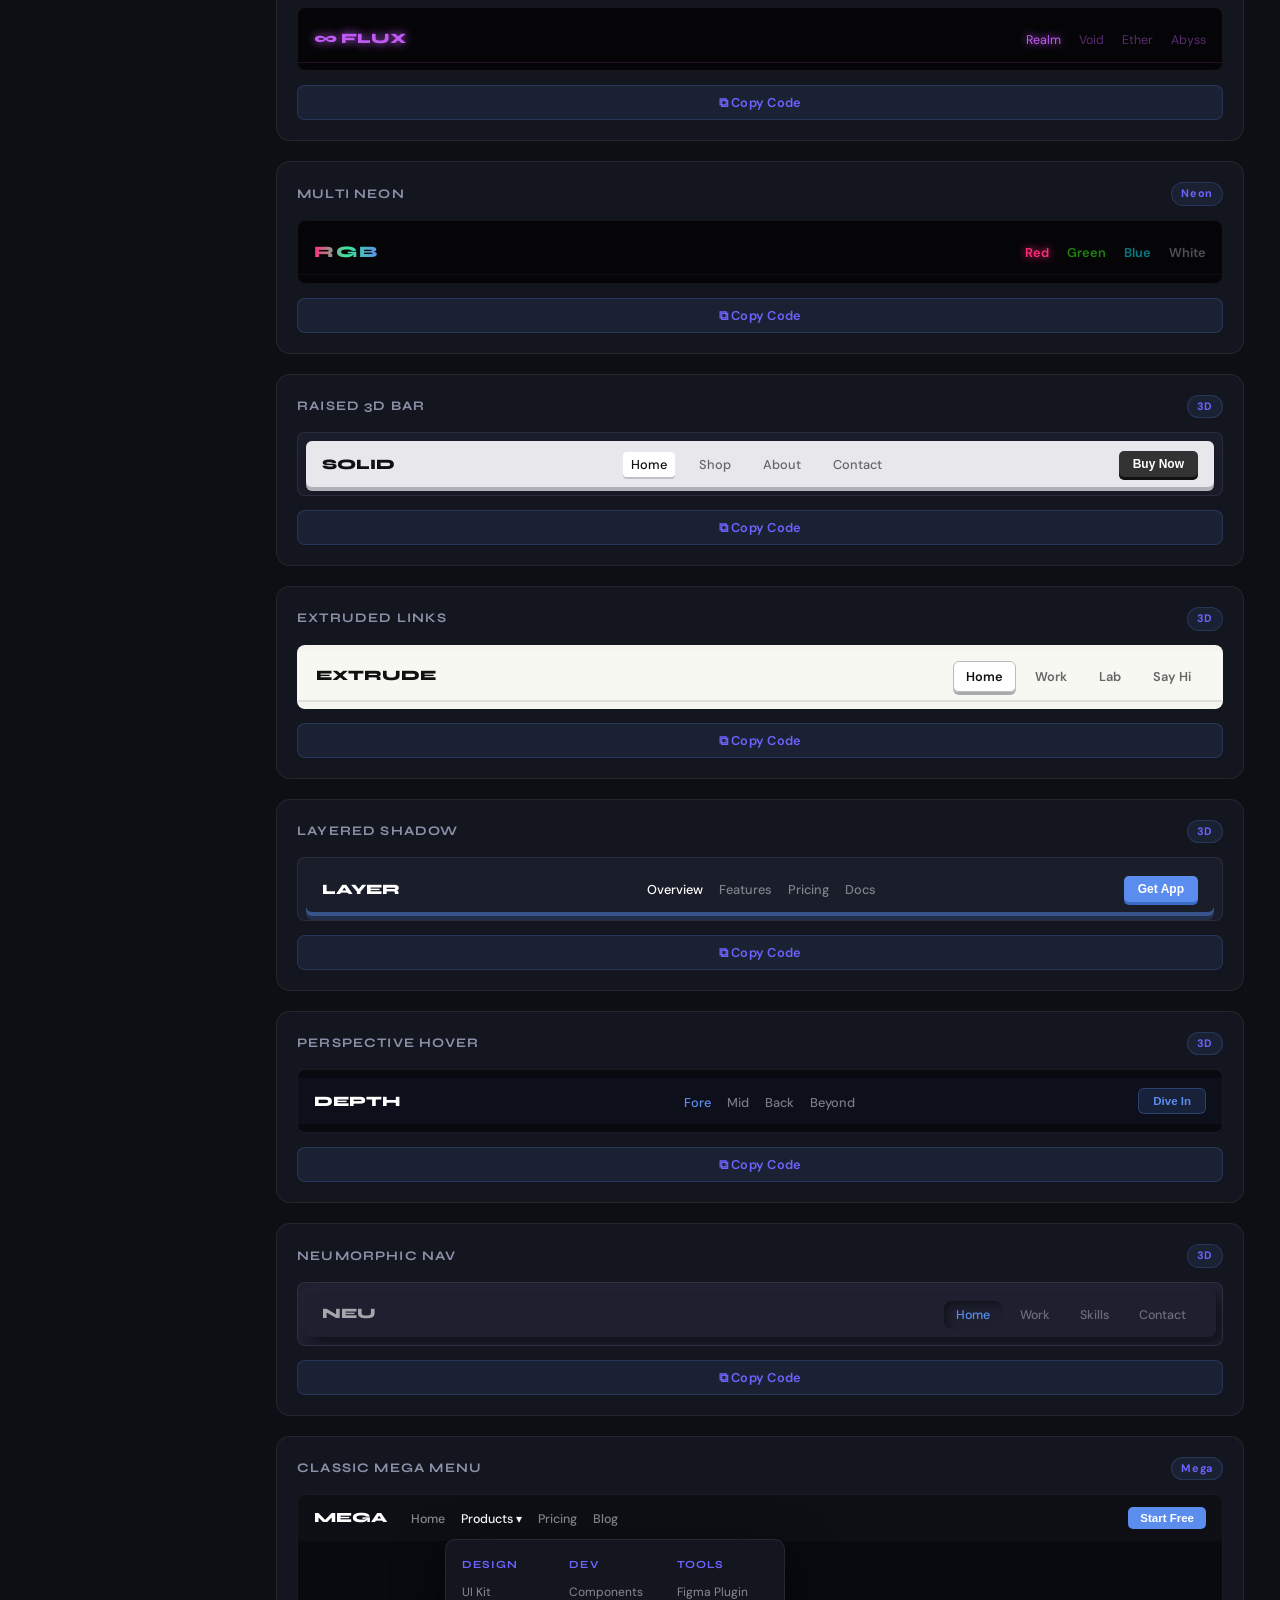
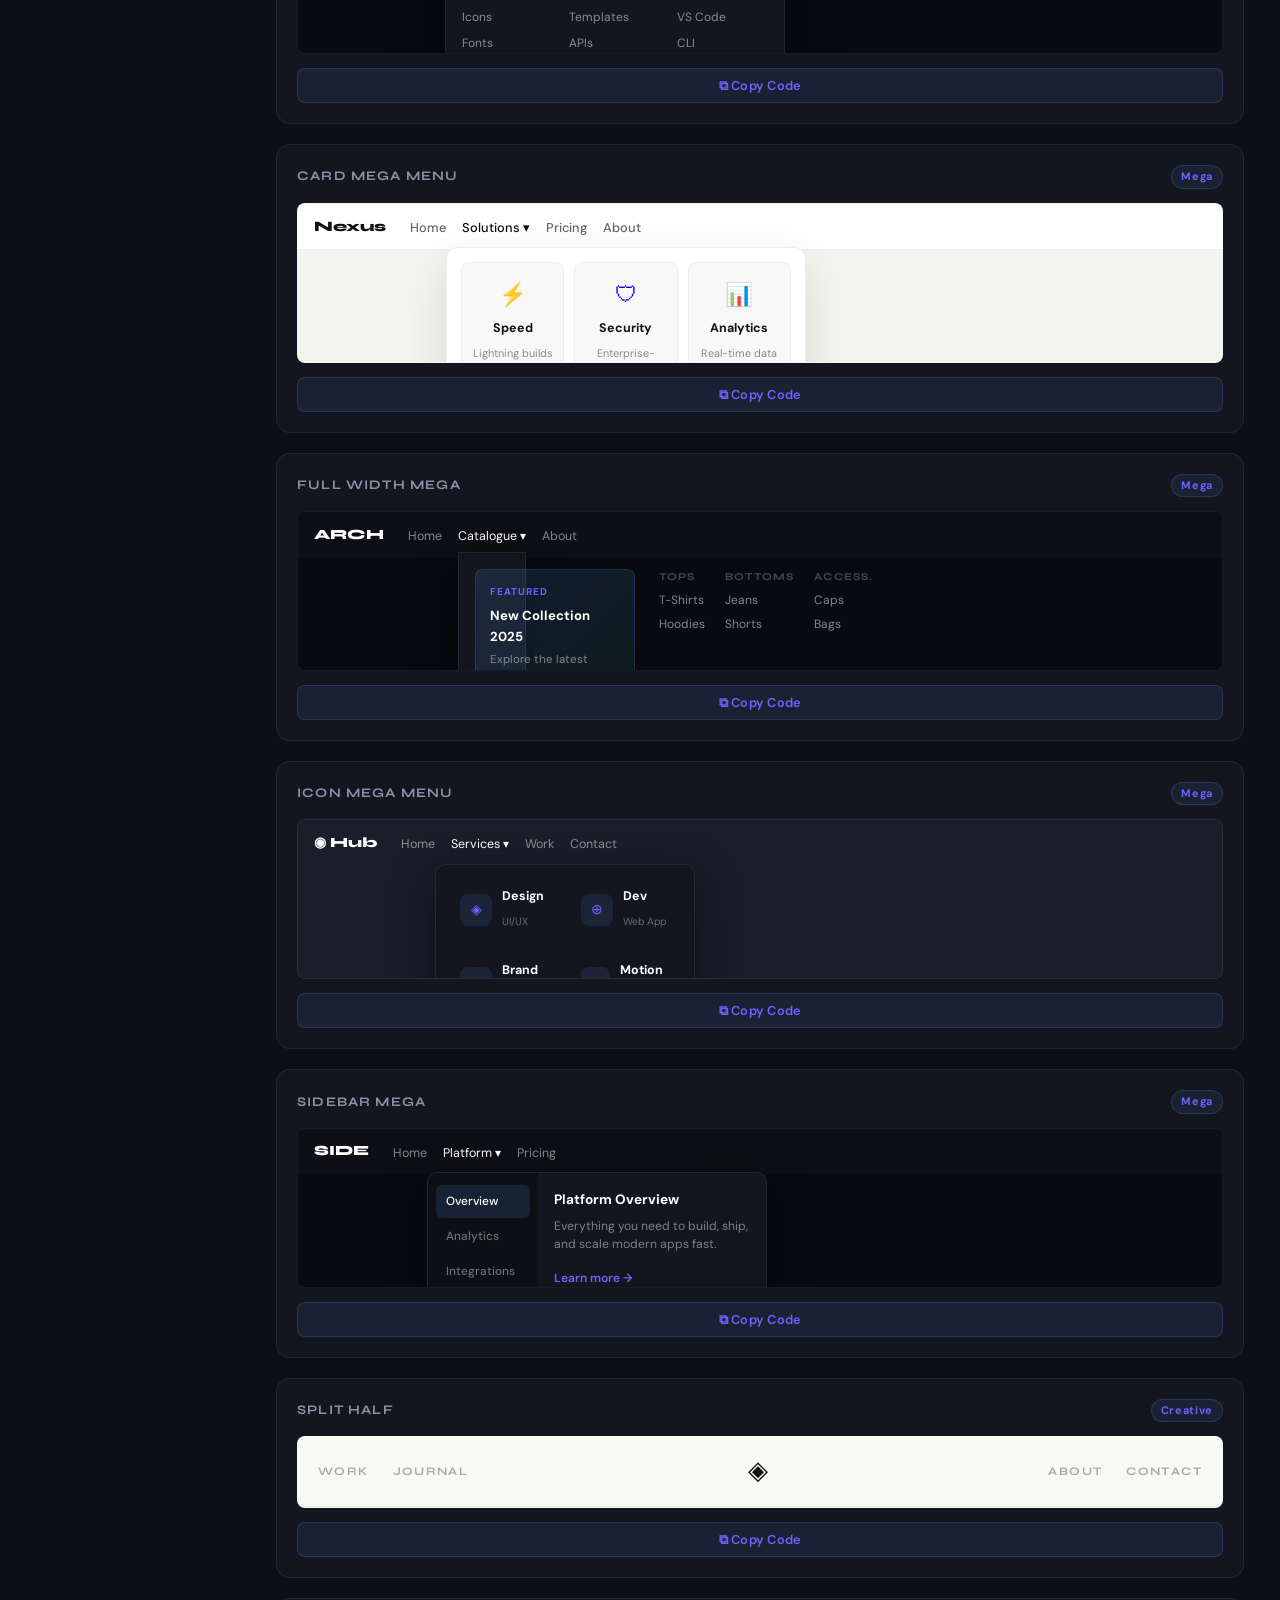
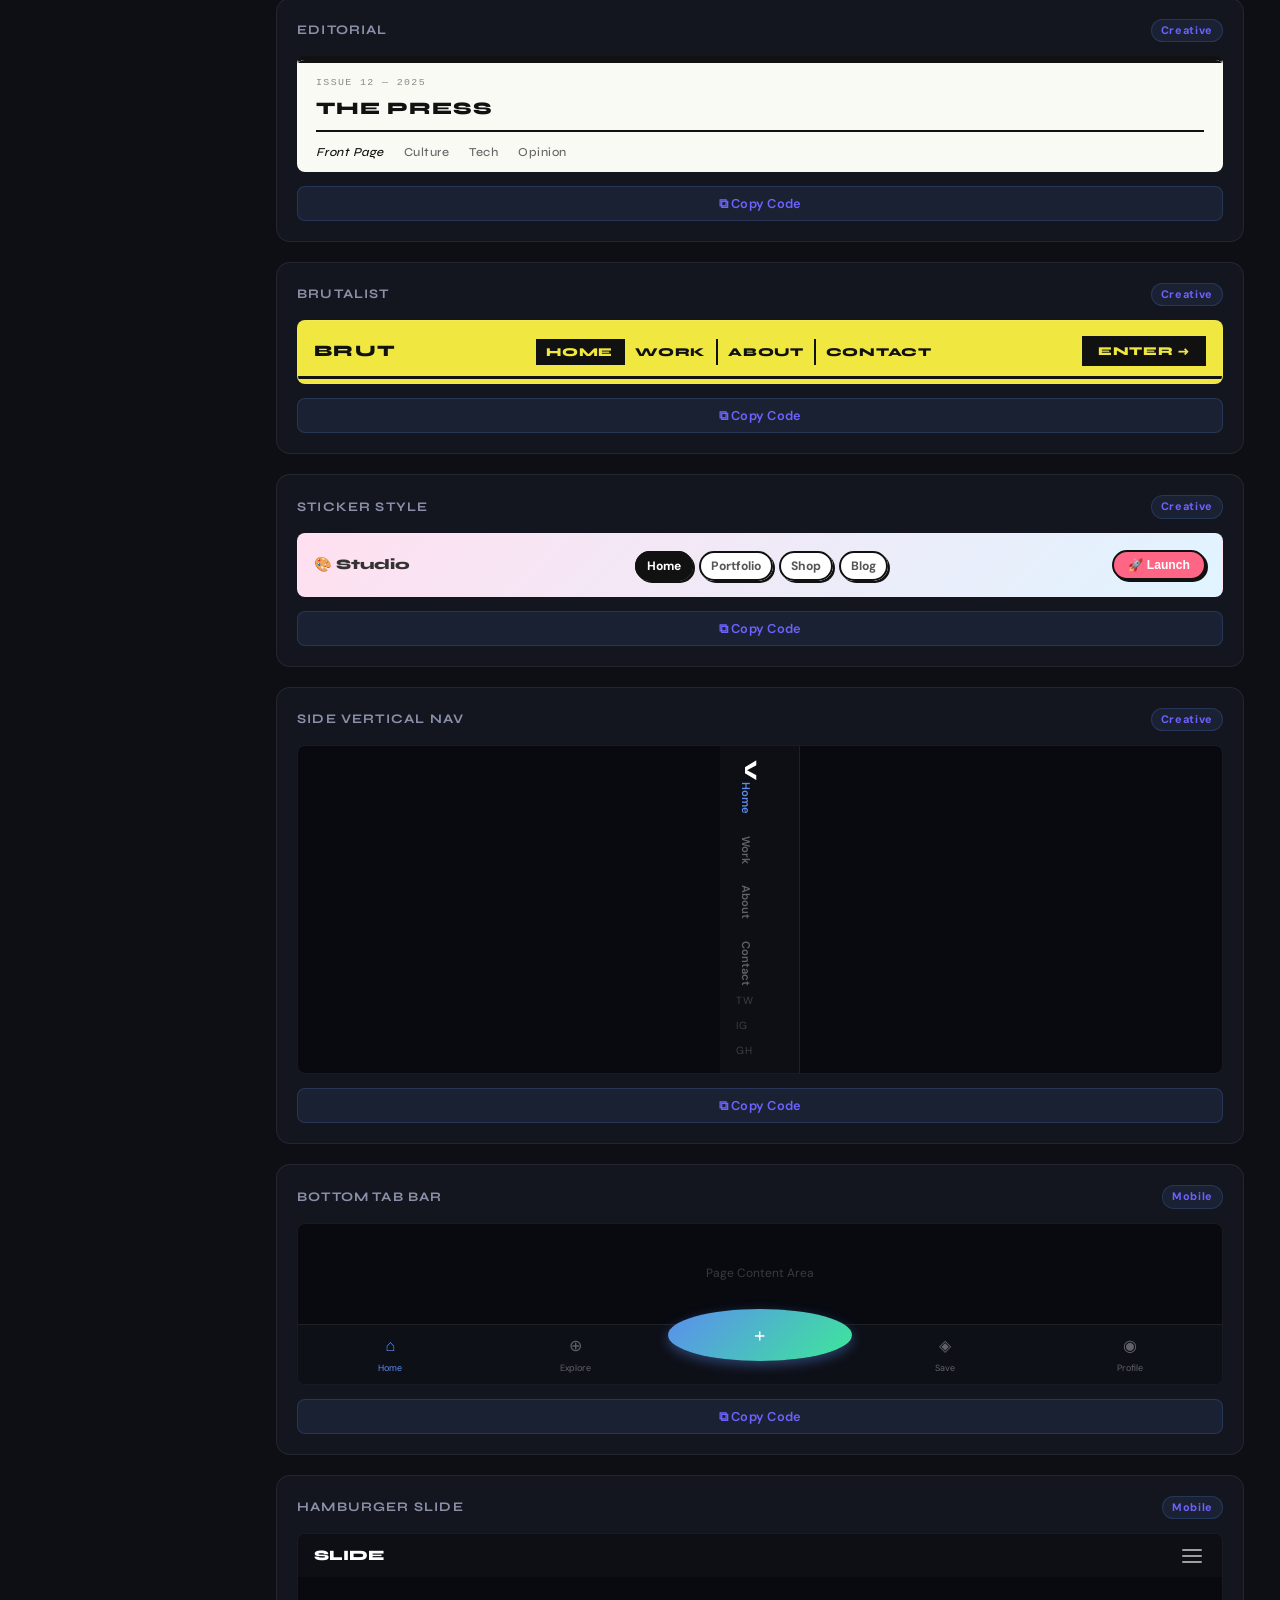
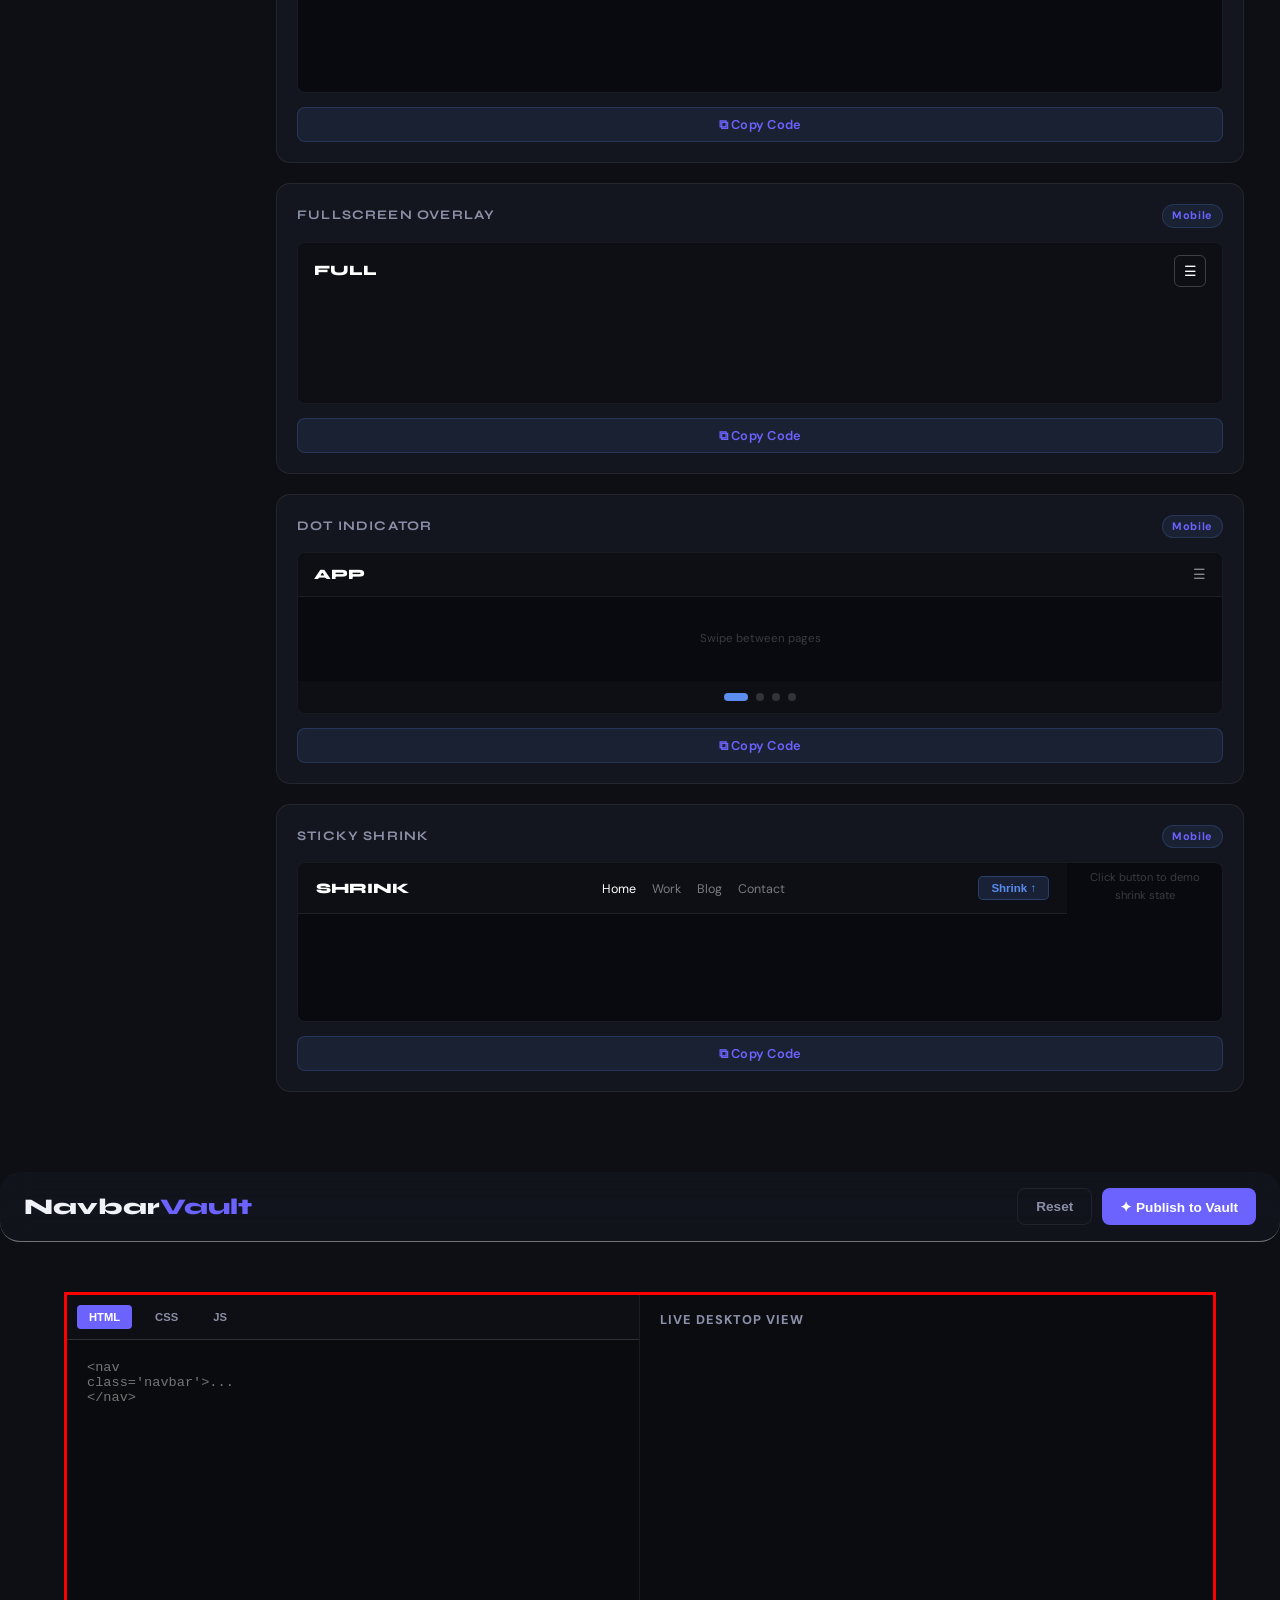
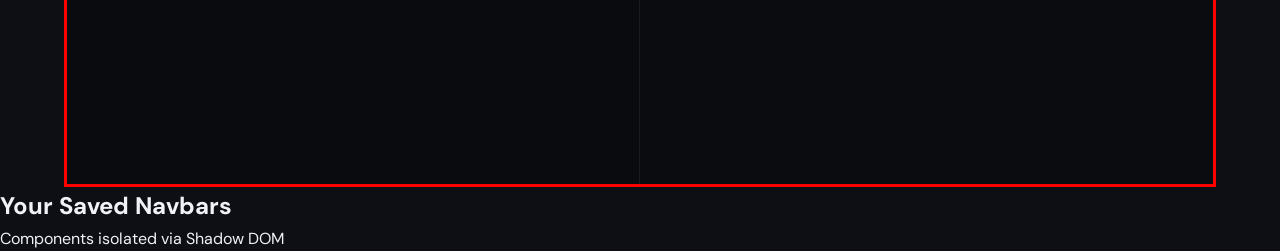
<file: navbar-gallery.html>
<!DOCTYPE html>
<html lang="en">

<head>
  <meta charset="UTF-8" />
  <meta name="viewport" content="width=device-width, initial-scale=1.0" />
  <title>NavVault — Premium Navbar Gallery</title>
  <link rel="preconnect" href="https://fonts.googleapis.com" />
  <link
    href="https://fonts.googleapis.com/css2?family=Syne:wght@400;600;700;800&family=DM+Sans:wght@300;400;500;600&display=swap"
    rel="stylesheet" />
  <link rel="stylesheet" href="css/style.css">
  <link rel="stylesheet" href="css/navbar-gallery.css" />
</head>

<body>

  <!-- ══════════ SITE HEADER ══════════ -->

  <header class="header" id="header">
    <div class="header-inner">
      <div class="logo">
        <span class="logo-icon">⬡</span>
        <span class="logo-text">Nav<em>Vault</em></span>
      </div>

      <nav class="nav" id="nav">
        <a href="#" class="nav-link active">Home</a>

        <div class="nav-item has-dropdown">
          <a href="#" class="nav-link">
            Categories <span class="chevron chevron1">▼</span>
          </a>
          <div class="dropdown-menu dropdown-menu1">
            <div class="dropdown-grid">
              <a href="#" class="dropdown-item" data-category="hover" style="cursor: default;">
                <span class="drop-icon">◈</span>
                <div class="drop-text">
                  <span class="drop-title">Hover Effects</span>
                  <span class="drop-desc">Transitions & interactions</span>
                </div>
              </a>
              <a href="#" class="dropdown-item" data-category="gradient" style="cursor: default;">
                <span class="drop-icon">◉</span>
                <div class="drop-text">
                  <span class="drop-title">Gradients</span>
                  <span class="drop-desc">Modern color blends</span>
                </div>
              </a>
              <a href="#" class="dropdown-item" data-category="animated" style="cursor: default;">
                <span class="drop-icon">◎</span>
                <div class="drop-text">
                  <span class="drop-title">Animations</span>
                  <span class="drop-desc">Infinite loops & pulses</span>
                </div>
              </a>
              <a href="#" class="dropdown-item" data-category="glass" style="cursor: default;">
                <span class="drop-icon">◈</span>
                <div class="drop-text">
                  <span class="drop-title">Glassmorphism</span>
                  <span class="drop-desc">Frosted & translucent</span>
                </div>
              </a>
            </div>
            <div class="dropdown-footer">
              <a href="#" style="cursor: default;">See in Sidebar →</a>
            </div>
          </div>
        </div>

        <a href="about.html" class="nav-link">About</a>
        <a href="contact.html" class="nav-link">Contact</a>
        <!-- this is button five -->
        <div class="nav-item has-dropdown" id="viewSwitcher">
          <a href="javascript:void(0)" class="nav-link switcher-btn">
            <span class="active-indicator"></span>
            <span id="currentViewLabel">Navbars</span>
            <span class="chevron">▼</span>
          </a>

          <div class="dropdown-menu mini-dropdown">
            <div class="mode-links-group">
              <a href="navbar-gallery.html" class="mode-link active" data-value="navbars">
                <span class="mode-icon">▤</span>
                <div class="mode-info">
                  <span class="mode-title">Navbars</span>
                  <span class="mode-desc">Header layouts</span>
                </div>
                <span class="active-tick">✓</span>
              </a>

              <a href="index.html" class="mode-link" data-value="buttons">
                <span class="mode-icon">⬚</span>
                <div class="mode-info">
                  <span class="mode-title">Buttons</span>
                  <span class="mode-desc">Interactive components</span>
                </div>
                <span class="active-tick">✓</span>
              </a>

            </div>
          </div>
      </nav>
      <div class="header-right">
        <div class="search-wrap">
          <button class="search2" id="search2">
            <svg class="search-icon2" viewBox="0 0 24 24" fill="none" stroke="currentColor" stroke-width="2"
              style="color: var(--text-2);">
              <circle cx="11" cy="11" r="8" />
              <path d="m21 21-4.35-4.35" />
            </svg>
          </button>
          <input type="text" class="search-input" id="searchInput" placeholder="Search Navbars…" />
          <svg class="search-icon" viewBox="0 0 24 24" fill="none" stroke="currentColor" stroke-width="2"
            style="color: var(--text-2);">
            <circle cx="11" cy="11" r="8" />
            <path d="m21 21-4.35-4.35" />
          </svg>
        </div>
        <button class="hamburger" id="hamburger" onclick="openSidebar()">
          <span></span><span></span><span></span>
        </button>
      </div><button class="search-bar-hide" id="searchBarHide" onclick="searchBarHide()">⨉</button>
    </div>
  </header>

  <!-- ══════════ LAYOUT ══════════ -->
  <div class="layout">

    <!-- SIDEBAR -->
    <aside class="sidebar" id="sidebar">
      <div class="sidebar-inner">
        <div class="sidebar-header">
          <span class="sidebar-title">Categories</span>
          <button class="sidebar-close" id="sidebarClose">✕</button>
        </div>
        <ul class="category-list" id="categoryList">
          <li class="category-item active" data-cat="all"><span class="cat-icon">✦</span>All Navbars<span
              class="cat-count">50</span></li>
          <li class="category-item" data-cat="minimal"><span class="cat-icon">—</span>Minimal<span
              class="cat-count">5</span>
          </li>
          <li class="category-item" data-cat="glass"><span class="cat-icon">◈</span>Glassmorphism<span
              class="cat-count">5</span>
          </li>
          <li class="category-item" data-cat="gradient"><span class="cat-icon">◉</span>Gradient<span
              class="cat-count">5</span>
          </li>
          <li class="category-item" data-cat="dark"><span class="cat-icon">◍</span>Dark &amp; Bold<span
              class="cat-count">5</span>
          </li>
          <li class="category-item" data-cat="animated"><span class="cat-icon">◎</span>Animated<span
              class="cat-count">5</span>
          </li>
          <li class="category-item" data-cat="neon"><span class="cat-icon">⊛</span>Neon<span class="cat-count">5</span>
          </li>
          <li class="category-item" data-cat="threed"><span class="cat-icon">⊞</span>3D &amp; Depth<span
              class="cat-count">5</span>
          </li>
          <li class="category-item" data-cat="mega"><span class="cat-icon">⊕</span>Mega Menu<span
              class="cat-count">5</span>
          </li>
          <li class="category-item" data-cat="creative"><span class="cat-icon">◻</span>Creative<span
              class="cat-count">5</span>
          </li>
          <li class="category-item" data-cat="mobile"><span class="cat-icon">◈</span>Mobile-First<span
              class="cat-count">5</span>
          </li>
        </ul>
        <div class="sidebar-footer">50 navbars · 10 categories</div>
      </div>
    </aside>
    <div class="sidebar-overlay" id="sidebarOverlay"></div>

    <!-- MAIN -->
    <main class="main-content">

      <!-- HERO -->
      <section class="hero-banner">
        <!-- <div class="hero-orb orb1"></div>
        <div class="hero-orb orb2"></div> -->
        <div class="hero-text">
          <h1>Premium Navbar Collection</h1>
          <p>copy-paste ready navigation bars for modern web projects.</p>
        </div>
        <div class="hero-stats">
          <div class="stat"><span>50</span>Navbars</div>
          <div class="stat"><span>10</span>Styles</div>
          <div class="stat"><span>3</span>Files Each</div>
          <div class="stat"><span>∞</span>Customisable</div>
        </div>
      </section>

      <!-- SECTION HEADER -->
      <div class="section-hd" id="sectionHd">
        <h2 id="sectionTitle">All Navbars</h2>
        <span class="count-badge" id="countBadge">50 navbars</span>
      </div>

      <!-- GRID -->
      <div class="nav-grid" id="navGrid">

        <!-- ══ MINIMAL 1–5 ══ -->
        <div class="navbox" data-cat="minimal" data-name="Clean Minimal">
          <div class="navbox-hd">
            <h3>Clean Minimal</h3><span class="ntag">Minimal</span>
          </div>
          <div class="nav-preview light-bg">
            <nav class="pnav n1">
              <div class="n1-logo">Brand</div>
              <ul class="n1-links">
                <li><a>Home</a></li>
                <li><a class="act">About</a></li>
                <li><a>Work</a></li>
                <li><a>Contact</a></li>
              </ul>
              <button class="n1-cta">Hire Me</button>
            </nav>
          </div>
          <button class="copy-btn" data-id="1">⧉ Copy Code</button>
        </div>

        <div class="navbox" data-cat="minimal" data-name="Underline Active">
          <div class="navbox-hd">
            <h3>Underline Active</h3><span class="ntag">Minimal</span>
          </div>
          <div class="nav-preview dark-bg">
            <nav class="pnav n2">
              <div class="n2-logo">◆ Studio</div>
              <ul class="n2-links">
                <li><a>Work</a></li>
                <li><a class="act">Lab</a></li>
                <li><a>Journal</a></li>
                <li><a>Info</a></li>
              </ul>
            </nav>
          </div>
          <button class="copy-btn" data-id="2">⧉ Copy Code</button>
        </div>

        <div class="navbox" data-cat="minimal" data-name="Dot Navigation">
          <div class="navbox-hd">
            <h3>Dot Navigation</h3><span class="ntag">Minimal</span>
          </div>
          <div class="nav-preview cream-bg">
            <nav class="pnav n3">
              <span class="n3-logo">ÆTHER</span>
              <ul class="n3-links">
                <li><a class="act"><span class="ndot"></span>Index</a></li>
                <li><a><span class="ndot"></span>Store</a></li>
                <li><a><span class="ndot"></span>About</a></li>
              </ul>
              <span class="n3-tag">EST. 2024</span>
            </nav>
          </div>
          <button class="copy-btn" data-id="3">⧉ Copy Code</button>
        </div>

        <div class="navbox" data-cat="minimal" data-name="Floating Pill">
          <div class="navbox-hd">
            <h3>Floating Pill</h3><span class="ntag">Minimal</span>
          </div>
          <div class="nav-preview mid-bg">
            <nav class="pnav n4">
              <ul class="n4-links">
                <li><a class="act">Home</a></li>
                <li><a>Portfolio</a></li>
                <li><a>Blog</a></li>
                <li><a>Contact</a></li>
              </ul>
            </nav>
          </div>
          <button class="copy-btn" data-id="4">⧉ Copy Code</button>
        </div>

        <div class="navbox" data-cat="minimal" data-name="Centered Mono">
          <div class="navbox-hd">
            <h3>Centered Mono</h3><span class="ntag">Minimal</span>
          </div>
          <div class="nav-preview light-bg">
            <nav class="pnav n5">
              <ul class="n5-links">
                <li><a>INDEX</a></li>
                <li><a>WORK</a></li>
                <li class="n5-logo-item"><a>MK</a></li>
                <li><a>ABOUT</a></li>
                <li><a>SHOP</a></li>
              </ul>
            </nav>
          </div>
          <button class="copy-btn" data-id="5">⧉ Copy Code</button>
        </div>

        <!-- ══ GLASSMORPHISM 6–10 ══ -->
        <div class="navbox" data-cat="glass" data-name="Frosted Glass">
          <div class="navbox-hd">
            <h3>Frosted Glass</h3><span class="ntag">Glass</span>
          </div>
          <div class="nav-preview glass-bg1">
            <nav class="pnav n6">
              <div class="n6-logo">⬡ Frost</div>
              <ul class="n6-links">
                <li><a class="act">Home</a></li>
                <li><a>Products</a></li>
                <li><a>Pricing</a></li>
                <li><a>Docs</a></li>
              </ul>
              <button class="n6-btn">Sign Up</button>
            </nav>
          </div>
          <button class="copy-btn" data-id="6">⧉ Copy Code</button>
        </div>

        <div class="navbox" data-cat="glass" data-name="Tinted Glass Bar">
          <div class="navbox-hd">
            <h3>Tinted Glass Bar</h3><span class="ntag">Glass</span>
          </div>
          <div class="nav-preview glass-bg2">
            <nav class="pnav n7">
              <div class="n7-logo">PRISM</div>
              <ul class="n7-links">
                <li><a>Features</a></li>
                <li><a class="act">Gallery</a></li>
                <li><a>Team</a></li>
                <li><a>FAQ</a></li>
              </ul>
              <div class="n7-acts"><button class="n7-login">Login</button><button class="n7-signup">Start Free</button>
              </div>
            </nav>
          </div>
          <button class="copy-btn" data-id="7">⧉ Copy Code</button>
        </div>

        <div class="navbox" data-cat="glass" data-name="Glass Floating Pill">
          <div class="navbox-hd">
            <h3>Glass Floating Pill</h3><span class="ntag">Glass</span>
          </div>
          <div class="nav-preview glass-bg3">
            <nav class="pnav n8">
              <div class="n8-inner">
                <span class="n8-logo">◈</span>
                <ul class="n8-links">
                  <li><a class="act">Explore</a></li>
                  <li><a>Create</a></li>
                  <li><a>Share</a></li>
                </ul>
                <button class="n8-btn">↗</button>
              </div>
            </nav>
          </div>
          <button class="copy-btn" data-id="8">⧉ Copy Code</button>
        </div>

        <div class="navbox" data-cat="glass" data-name="Dark Glass">
          <div class="navbox-hd">
            <h3>Dark Glass</h3><span class="ntag">Glass</span>
          </div>
          <div class="nav-preview dark-glass-bg">
            <nav class="pnav n9">
              <div class="n9-logo"><em>N</em>ova</div>
              <ul class="n9-links">
                <li><a class="act">Home</a></li>
                <li><a>Explore</a></li>
                <li><a>Build</a></li>
                <li><a>Deploy</a></li>
              </ul>
              <div class="n9-avatar">JS</div>
            </nav>
          </div>
          <button class="copy-btn" data-id="9">⧉ Copy Code</button>
        </div>

        <div class="navbox" data-cat="glass" data-name="Crystal Border">
          <div class="navbox-hd">
            <h3>Crystal Border</h3><span class="ntag">Glass</span>
          </div>
          <div class="nav-preview glass-bg1">
            <nav class="pnav n10">
              <div class="n10-logo">CRYST</div>
              <ul class="n10-links">
                <li><a>Vision</a></li>
                <li><a class="act">Mission</a></li>
                <li><a>Team</a></li>
              </ul>
              <button class="n10-btn">Join Waitlist</button>
            </nav>
          </div>
          <button class="copy-btn" data-id="10">⧉ Copy Code</button>
        </div>

        <!-- ══ GRADIENT 11–15 ══ -->
        <div class="navbox" data-cat="gradient" data-name="Aurora Gradient">
          <div class="navbox-hd">
            <h3>Aurora Gradient</h3><span class="ntag">Gradient</span>
          </div>
          <div class="nav-preview plain-bg">
            <nav class="pnav n11">
              <div class="n11-logo">Aurora</div>
              <ul class="n11-links">
                <li><a class="act">Home</a></li>
                <li><a>Features</a></li>
                <li><a>Pricing</a></li>
                <li><a>Blog</a></li>
              </ul>
              <button class="n11-btn">Get Started</button>
            </nav>
          </div>
          <button class="copy-btn" data-id="11">⧉ Copy Code</button>
        </div>

        <div class="navbox" data-cat="gradient" data-name="Sunset Bar">
          <div class="navbox-hd">
            <h3>Sunset Bar</h3><span class="ntag">Gradient</span>
          </div>
          <div class="nav-preview plain-bg">
            <nav class="pnav n12">
              <div class="n12-logo">Dusk</div>
              <ul class="n12-links">
                <li><a class="act">Discover</a></li>
                <li><a>Create</a></li>
                <li><a>Community</a></li>
                <li><a>Pro</a></li>
              </ul>
              <button class="n12-btn">Try Free</button>
            </nav>
          </div>
          <button class="copy-btn" data-id="12">⧉ Copy Code</button>
        </div>

        <div class="navbox" data-cat="gradient" data-name="Ocean Gradient">
          <div class="navbox-hd">
            <h3>Ocean Gradient</h3><span class="ntag">Gradient</span>
          </div>
          <div class="nav-preview plain-bg">
            <nav class="pnav n13">
              <div class="n13-logo">◉ Wave</div>
              <ul class="n13-links">
                <li><a class="act">Surface</a></li>
                <li><a>Depths</a></li>
                <li><a>Current</a></li>
                <li><a>Tides</a></li>
              </ul>
            </nav>
          </div>
          <button class="copy-btn" data-id="13">⧉ Copy Code</button>
        </div>

        <div class="navbox" data-cat="gradient" data-name="Gradient Underline">
          <div class="navbox-hd">
            <h3>Gradient Underline</h3><span class="ntag">Gradient</span>
          </div>
          <div class="nav-preview dark-bg">
            <nav class="pnav n14">
              <div class="n14-logo">SHIFT</div>
              <ul class="n14-links">
                <li><a>Products</a></li>
                <li><a class="act">Design</a></li>
                <li><a>Code</a></li>
                <li><a>Dev</a></li>
              </ul>
              <button class="n14-btn">Hire Us</button>
            </nav>
          </div>
          <button class="copy-btn" data-id="14">⧉ Copy Code</button>
        </div>

        <div class="navbox" data-cat="gradient" data-name="Rainbow Border">
          <div class="navbox-hd">
            <h3>Rainbow Border</h3><span class="ntag">Gradient</span>
          </div>
          <div class="nav-preview dark-bg">
            <nav class="pnav n15">
              <div class="n15-logo">SPEC</div>
              <ul class="n15-links">
                <li><a class="act">Home</a></li>
                <li><a>Work</a></li>
                <li><a>Team</a></li>
                <li><a>Contact</a></li>
              </ul>
            </nav>
          </div>
          <button class="copy-btn" data-id="15">⧉ Copy Code</button>
        </div>

        <!-- ══ DARK 16–20 ══ -->
        <div class="navbox" data-cat="dark" data-name="Obsidian">
          <div class="navbox-hd">
            <h3>Obsidian</h3><span class="ntag">Dark</span>
          </div>
          <div class="nav-preview dark-bg">
            <nav class="pnav n16">
              <div class="n16-logo">⬡ OBS</div>
              <ul class="n16-links">
                <li><a class="act">Home</a></li>
                <li><a>Products</a></li>
                <li><a>About</a></li>
                <li><a>Blog</a></li>
              </ul>
              <div class="n16-acts"><button class="n16-login">Login</button><button class="n16-cta">Sign Up ↗</button>
              </div>
            </nav>
          </div>
          <button class="copy-btn" data-id="16">⧉ Copy Code</button>
        </div>

        <div class="navbox" data-cat="dark" data-name="Carbon Bold">
          <div class="navbox-hd">
            <h3>Carbon Bold</h3><span class="ntag">Dark</span>
          </div>
          <div class="nav-preview dark-bg">
            <nav class="pnav n17">
              <div class="n17-logo">CARBON</div>
              <ul class="n17-links">
                <li><a class="act">Studio</a></li>
                <li><a>Cases</a></li>
                <li><a>Process</a></li>
                <li><a>Contact</a></li>
              </ul>
              <span class="n17-tag">DESIGN STUDIO</span>
            </nav>
          </div>
          <button class="copy-btn" data-id="17">⧉ Copy Code</button>
        </div>

        <div class="navbox" data-cat="dark" data-name="Terminal">
          <div class="navbox-hd">
            <h3>Terminal</h3><span class="ntag">Dark</span>
          </div>
          <div class="nav-preview terminal-bg">
            <nav class="pnav n18">
              <div class="n18-logo"><span class="n18-prompt">~/</span>root</div>
              <ul class="n18-links">
                <li><a class="act">ls</a></li>
                <li><a>cd work</a></li>
                <li><a>cd about</a></li>
                <li><a>./contact</a></li>
              </ul>
              <span class="n18-cursor">█</span>
            </nav>
          </div>
          <button class="copy-btn" data-id="18">⧉ Copy Code</button>
        </div>

        <div class="navbox" data-cat="dark" data-name="Void Dark">
          <div class="navbox-hd">
            <h3>Void Dark</h3><span class="ntag">Dark</span>
          </div>
          <div class="nav-preview void-bg">
            <nav class="pnav n19">
              <div class="n19-logo">VOID</div>
              <ul class="n19-links">
                <li><a>∕ Enter</a></li>
                <li><a class="act">∕ Explore</a></li>
                <li><a>∕ Build</a></li>
                <li><a>∕ Exit</a></li>
              </ul>
            </nav>
          </div>
          <button class="copy-btn" data-id="19">⧉ Copy Code</button>
        </div>

        <div class="navbox" data-cat="dark" data-name="Midnight Solid">
          <div class="navbox-hd">
            <h3>Midnight Solid</h3><span class="ntag">Dark</span>
          </div>
          <div class="nav-preview dark-bg">
            <nav class="pnav n20">
              <div class="n20-logo">MID<em>NIGHT</em></div>
              <ul class="n20-links">
                <li><a class="act">Gallery</a></li>
                <li><a>Archive</a></li>
                <li><a>Press</a></li>
              </ul>
              <div class="n20-dots"><span></span><span></span><span></span></div>
            </nav>
          </div>
          <button class="copy-btn" data-id="20">⧉ Copy Code</button>
        </div>

        <!-- ══ ANIMATED 21–25 ══ -->
        <div class="navbox" data-cat="animated" data-name="Slide Reveal">
          <div class="navbox-hd">
            <h3>Slide Reveal</h3><span class="ntag">Animated</span>
          </div>
          <div class="nav-preview dark-bg">
            <nav class="pnav n21">
              <div class="n21-logo">SL/DE</div>
              <ul class="n21-links">
                <li><a class="act">Work</a></li>
                <li><a>Play</a></li>
                <li><a>Think</a></li>
                <li><a>Talk</a></li>
              </ul>
              <button class="n21-btn">Open</button>
            </nav>
          </div>
          <button class="copy-btn" data-id="21">⧉ Copy Code</button>
        </div>

        <div class="navbox" data-cat="animated" data-name="Shimmer Links">
          <div class="navbox-hd">
            <h3>Shimmer Links</h3><span class="ntag">Animated</span>
          </div>
          <div class="nav-preview mid-bg">
            <nav class="pnav n22">
              <div class="n22-logo">LUMINA</div>
              <ul class="n22-links">
                <li><a class="act">Discover</a></li>
                <li><a>Create</a></li>
                <li><a>Share</a></li>
                <li><a>Earn</a></li>
              </ul>
              <button class="n22-btn">Dashboard →</button>
            </nav>
          </div>
          <button class="copy-btn" data-id="22">⧉ Copy Code</button>
        </div>

        <div class="navbox" data-cat="animated" data-name="Pulse Dot Nav">
          <div class="navbox-hd">
            <h3>Pulse Dot Nav</h3><span class="ntag">Animated</span>
          </div>
          <div class="nav-preview dark-bg">
            <nav class="pnav n23">
              <div class="n23-logo"><span class="n23-pulse"></span>LIVE</div>
              <ul class="n23-links">
                <li><a class="act">● Stream</a></li>
                <li><a>○ Archive</a></li>
                <li><a>○ Schedule</a></li>
                <li><a>○ Clips</a></li>
              </ul>
              <button class="n23-btn">Watch Now</button>
            </nav>
          </div>
          <button class="copy-btn" data-id="23">⧉ Copy Code</button>
        </div>

        <div class="navbox" data-cat="animated" data-name="Animated Underline">
          <div class="navbox-hd">
            <h3>Animated Underline</h3><span class="ntag">Animated</span>
          </div>
          <div class="nav-preview light-bg">
            <nav class="pnav n24">
              <div class="n24-logo">Forma</div>
              <ul class="n24-links">
                <li><a>About</a></li>
                <li><a class="act">Process</a></li>
                <li><a>Projects</a></li>
                <li><a>Contact</a></li>
              </ul>
              <button class="n24-btn">Let's Talk</button>
            </nav>
          </div>
          <button class="copy-btn" data-id="24">⧉ Copy Code</button>
        </div>

        <div class="navbox" data-cat="animated" data-name="Marquee Bar">
          <div class="navbox-hd">
            <h3>Marquee Bar</h3><span class="ntag">Animated</span>
          </div>
          <div class="nav-preview dark-bg">
            <nav class="pnav n25">
              <div class="n25-wrap">
                <div class="n25-marquee">
                  <span>HOME</span><span>·</span><span>WORK</span><span>·</span><span>ABOUT</span><span>·</span><span>CONTACT</span><span>·</span>
                  <span>HOME</span><span>·</span><span>WORK</span><span>·</span><span>ABOUT</span><span>·</span><span>CONTACT</span><span>·</span>
                </div>
              </div>
            </nav>
          </div>
          <button class="copy-btn" data-id="25">⧉ Copy Code</button>
        </div>

        <!-- ══ NEON 26–30 ══ -->
        <div class="navbox" data-cat="neon" data-name="Neon Cyan">
          <div class="navbox-hd">
            <h3>Neon Cyan</h3><span class="ntag">Neon</span>
          </div>
          <div class="nav-preview void-bg">
            <nav class="pnav n26">
              <div class="n26-logo">CYBER</div>
              <ul class="n26-links">
                <li><a class="act">Grid</a></li>
                <li><a>Matrix</a></li>
                <li><a>Nodes</a></li>
                <li><a>Exit</a></li>
              </ul>
              <button class="n26-btn">CONNECT</button>
            </nav>
          </div>
          <button class="copy-btn" data-id="26">⧉ Copy Code</button>
        </div>

        <div class="navbox" data-cat="neon" data-name="Neon Pink">
          <div class="navbox-hd">
            <h3>Neon Pink</h3><span class="ntag">Neon</span>
          </div>
          <div class="nav-preview void-bg">
            <nav class="pnav n27">
              <div class="n27-logo">SYNTH</div>
              <ul class="n27-links">
                <li><a class="act">Beats</a></li>
                <li><a>Drops</a></li>
                <li><a>Mixes</a></li>
                <li><a>NFTs</a></li>
              </ul>
              <button class="n27-btn">PLAY ▶</button>
            </nav>
          </div>
          <button class="copy-btn" data-id="27">⧉ Copy Code</button>
        </div>

        <div class="navbox" data-cat="neon" data-name="Neon Green">
          <div class="navbox-hd">
            <h3>Neon Green</h3><span class="ntag">Neon</span>
          </div>
          <div class="nav-preview void-bg">
            <nav class="pnav n28">
              <div class="n28-logo">[HACK]</div>
              <ul class="n28-links">
                <li><a class="act">/root</a></li>
                <li><a>/sys</a></li>
                <li><a>/net</a></li>
                <li><a>/exit</a></li>
              </ul>
              <button class="n28-btn">RUN</button>
            </nav>
          </div>
          <button class="copy-btn" data-id="28">⧉ Copy Code</button>
        </div>

        <div class="navbox" data-cat="neon" data-name="Neon Purple">
          <div class="navbox-hd">
            <h3>Neon Purple</h3><span class="ntag">Neon</span>
          </div>
          <div class="nav-preview void-bg">
            <nav class="pnav n29">
              <div class="n29-logo">∞ FLUX</div>
              <ul class="n29-links">
                <li><a class="act">Realm</a></li>
                <li><a>Void</a></li>
                <li><a>Ether</a></li>
                <li><a>Abyss</a></li>
              </ul>
            </nav>
          </div>
          <button class="copy-btn" data-id="29">⧉ Copy Code</button>
        </div>

        <div class="navbox" data-cat="neon" data-name="Multi Neon">
          <div class="navbox-hd">
            <h3>Multi Neon</h3><span class="ntag">Neon</span>
          </div>
          <div class="nav-preview void-bg">
            <nav class="pnav n30">
              <div class="n30-logo">RGB</div>
              <ul class="n30-links">
                <li class="nr"><a class="act">Red</a></li>
                <li class="ng"><a>Green</a></li>
                <li class="nb"><a>Blue</a></li>
                <li class="nw"><a>White</a></li>
              </ul>
            </nav>
          </div>
          <button class="copy-btn" data-id="30">⧉ Copy Code</button>
        </div>

        <!-- ══ 3D 31–35 ══ -->
        <div class="navbox" data-cat="threed" data-name="Raised 3D Bar">
          <div class="navbox-hd">
            <h3>Raised 3D Bar</h3><span class="ntag">3D</span>
          </div>
          <div class="nav-preview mid-bg">
            <nav class="pnav n31">
              <div class="n31-logo">SOLID</div>
              <ul class="n31-links">
                <li><a class="act">Home</a></li>
                <li><a>Shop</a></li>
                <li><a>About</a></li>
                <li><a>Contact</a></li>
              </ul>
              <button class="n31-btn">Buy Now</button>
            </nav>
          </div>
          <button class="copy-btn" data-id="31">⧉ Copy Code</button>
        </div>

        <div class="navbox" data-cat="threed" data-name="Extruded Links">
          <div class="navbox-hd">
            <h3>Extruded Links</h3><span class="ntag">3D</span>
          </div>
          <div class="nav-preview light-bg">
            <nav class="pnav n32">
              <div class="n32-logo">EXTRUDE</div>
              <ul class="n32-links">
                <li><a class="act">Home</a></li>
                <li><a>Work</a></li>
                <li><a>Lab</a></li>
                <li><a>Say Hi</a></li>
              </ul>
            </nav>
          </div>
          <button class="copy-btn" data-id="32">⧉ Copy Code</button>
        </div>

        <div class="navbox" data-cat="threed" data-name="Layered Shadow">
          <div class="navbox-hd">
            <h3>Layered Shadow</h3><span class="ntag">3D</span>
          </div>
          <div class="nav-preview mid-bg">
            <nav class="pnav n33">
              <div class="n33-logo">LAYER</div>
              <ul class="n33-links">
                <li><a class="act">Overview</a></li>
                <li><a>Features</a></li>
                <li><a>Pricing</a></li>
                <li><a>Docs</a></li>
              </ul>
              <button class="n33-btn">Get App</button>
            </nav>
          </div>
          <button class="copy-btn" data-id="33">⧉ Copy Code</button>
        </div>

        <div class="navbox" data-cat="threed" data-name="Perspective Hover">
          <div class="navbox-hd">
            <h3>Perspective Hover</h3><span class="ntag">3D</span>
          </div>
          <div class="nav-preview dark-bg">
            <nav class="pnav n34">
              <div class="n34-logo">DEPTH</div>
              <ul class="n34-links">
                <li><a class="act">Fore</a></li>
                <li><a>Mid</a></li>
                <li><a>Back</a></li>
                <li><a>Beyond</a></li>
              </ul>
              <button class="n34-btn">Dive In</button>
            </nav>
          </div>
          <button class="copy-btn" data-id="34">⧉ Copy Code</button>
        </div>

        <div class="navbox" data-cat="threed" data-name="Neumorphic Nav">
          <div class="navbox-hd">
            <h3>Neumorphic Nav</h3><span class="ntag">3D</span>
          </div>
          <div class="nav-preview neu-bg">
            <nav class="pnav n35">
              <div class="n35-logo">NEU</div>
              <ul class="n35-links">
                <li><a class="act">Home</a></li>
                <li><a>Work</a></li>
                <li><a>Skills</a></li>
                <li><a>Contact</a></li>
              </ul>
            </nav>
          </div>
          <button class="copy-btn" data-id="35">⧉ Copy Code</button>
        </div>

        <!-- ══ MEGA 36–40 ══ -->
        <div class="navbox navbox-wide" data-cat="mega" data-name="Classic Mega Menu">
          <div class="navbox-hd">
            <h3>Classic Mega Menu</h3><span class="ntag">Mega</span>
          </div>
          <div class="nav-preview dark-bg nav-tall">
            <nav class="pnav n36">
              <div class="n36-bar">
                <div class="n36-logo">MEGA</div>
                <ul class="n36-links">
                  <li><a>Home</a></li>
                  <li class="has-mega">
                    <a class="act">Products ▾</a>
                    <div class="n36-mega">
                      <div class="n36-col"><span class="n36-ctitle">Design</span><a>UI Kit</a><a>Icons</a><a>Fonts</a>
                      </div>
                      <div class="n36-col"><span
                          class="n36-ctitle">Dev</span><a>Components</a><a>Templates</a><a>APIs</a></div>
                      <div class="n36-col"><span class="n36-ctitle">Tools</span><a>Figma Plugin</a><a>VS
                          Code</a><a>CLI</a></div>
                    </div>
                  </li>
                  <li><a>Pricing</a></li>
                  <li><a>Blog</a></li>
                </ul>
                <button class="n36-btn">Start Free</button>
              </div>
            </nav>
          </div>
          <button class="copy-btn" data-id="36">⧉ Copy Code</button>
        </div>

        <div class="navbox navbox-wide" data-cat="mega" data-name="Card Mega Menu">
          <div class="navbox-hd">
            <h3>Card Mega Menu</h3><span class="ntag">Mega</span>
          </div>
          <div class="nav-preview light-bg nav-tall">
            <nav class="pnav n37">
              <div class="n37-bar">
                <div class="n37-logo">Nexus</div>
                <ul class="n37-links">
                  <li><a>Home</a></li>
                  <li class="has-mega37">
                    <a class="act">Solutions ▾</a>
                    <div class="n37-mega">
                      <a href="#" class="n37-card">
                        <div class="n37-ico">⚡</div><strong>Speed</strong><span>Lightning builds</span>
                      </a>
                      <a href="#" class="n37-card">
                        <div class="n37-ico">🛡</div><strong>Security</strong><span>Enterprise-grade</span>
                      </a>
                      <a href="#" class="n37-card">
                        <div class="n37-ico">📊</div><strong>Analytics</strong><span>Real-time data</span>
                      </a>
                    </div>
                  </li>
                  <li><a>Pricing</a></li>
                  <li><a>About</a></li>
                </ul>
              </div>
            </nav>
          </div>
          <button class="copy-btn" data-id="37">⧉ Copy Code</button>
        </div>

        <div class="navbox navbox-wide" data-cat="mega" data-name="Full Width Mega">
          <div class="navbox-hd">
            <h3>Full Width Mega</h3><span class="ntag">Mega</span>
          </div>
          <div class="nav-preview dark-bg nav-tall">
            <nav class="pnav n38">
              <div class="n38-bar">
                <div class="n38-logo">ARCH</div>
                <ul class="n38-links">
                  <li><a>Home</a></li>
                  <li class="has-mega38">
                    <a class="act">Catalogue ▾</a>
                    <div class="n38-mega">
                      <div class="n38-featured"><span>Featured</span><strong>New Collection 2025</strong>
                        <p>Explore the latest drops</p><a>View →</a>
                      </div>
                      <div class="n38-cats">
                        <div class="n38-cat"><span>Tops</span><a>T-Shirts</a><a>Hoodies</a></div>
                        <div class="n38-cat"><span>Bottoms</span><a>Jeans</a><a>Shorts</a></div>
                        <div class="n38-cat"><span>Access.</span><a>Caps</a><a>Bags</a></div>
                      </div>
                    </div>
                  </li>
                  <li><a>About</a></li>
                </ul>
              </div>
            </nav>
          </div>
          <button class="copy-btn" data-id="38">⧉ Copy Code</button>
        </div>

        <div class="navbox navbox-wide" data-cat="mega" data-name="Icon Mega Menu">
          <div class="navbox-hd">
            <h3>Icon Mega Menu</h3><span class="ntag">Mega</span>
          </div>
          <div class="nav-preview mid-bg nav-tall">
            <nav class="pnav n39">
              <div class="n39-bar">
                <div class="n39-logo">◉ Hub</div>
                <ul class="n39-links">
                  <li><a>Home</a></li>
                  <li class="has-mega39">
                    <a class="act">Services ▾</a>
                    <div class="n39-mega">
                      <a href="#" class="n39-item"><span class="n39-ico">◈</span>
                        <div><strong>Design</strong><small>UI/UX</small></div>
                      </a>
                      <a href="#" class="n39-item"><span class="n39-ico">⊕</span>
                        <div><strong>Dev</strong><small>Web App</small></div>
                      </a>
                      <a href="#" class="n39-item"><span class="n39-ico">◎</span>
                        <div><strong>Brand</strong><small>Identity</small></div>
                      </a>
                      <a href="#" class="n39-item"><span class="n39-ico">⊛</span>
                        <div><strong>Motion</strong><small>Animation</small></div>
                      </a>
                    </div>
                  </li>
                  <li><a>Work</a></li>
                  <li><a>Contact</a></li>
                </ul>
              </div>
            </nav>
          </div>
          <button class="copy-btn" data-id="39">⧉ Copy Code</button>
        </div>

        <div class="navbox navbox-wide" data-cat="mega" data-name="Sidebar Mega">
          <div class="navbox-hd">
            <h3>Sidebar Mega</h3><span class="ntag">Mega</span>
          </div>
          <div class="nav-preview dark-bg nav-tall">
            <nav class="pnav n40">
              <div class="n40-bar">
                <div class="n40-logo">SIDE</div>
                <ul class="n40-links">
                  <li><a>Home</a></li>
                  <li class="has-mega40">
                    <a class="act">Platform ▾</a>
                    <div class="n40-mega">
                      <div class="n40-sidebar"><a href="#" class="n40-tab active">Overview</a><a href="#"
                          class="n40-tab">Analytics</a><a href="#" class="n40-tab">Integrations</a></div>
                      <div class="n40-content"><strong>Platform Overview</strong>
                        <p>Everything you need to build, ship, and scale modern apps fast.</p><a href="#"
                          class="n40-link">Learn more →</a>
                      </div>
                    </div>
                  </li>
                  <li><a>Pricing</a></li>
                </ul>
              </div>
            </nav>
          </div>
          <button class="copy-btn" data-id="40">⧉ Copy Code</button>
        </div>

        <!-- ══ CREATIVE 41–45 ══ -->
        <div class="navbox" data-cat="creative" data-name="Split Half">
          <div class="navbox-hd">
            <h3>Split Half</h3><span class="ntag">Creative</span>
          </div>
          <div class="nav-preview split-bg">
            <nav class="pnav n41">
              <div class="n41-left"><span>WORK</span><span>JOURNAL</span></div>
              <div class="n41-logo">◈</div>
              <div class="n41-right"><span>ABOUT</span><span>CONTACT</span></div>
            </nav>
          </div>
          <button class="copy-btn" data-id="41">⧉ Copy Code</button>
        </div>

        <div class="navbox" data-cat="creative" data-name="Editorial">
          <div class="navbox-hd">
            <h3>Editorial</h3><span class="ntag">Creative</span>
          </div>
          <div class="nav-preview editorial-bg">
            <nav class="pnav n42">
              <div class="n42-issue">ISSUE 12 — 2025</div>
              <div class="n42-logo">THE PRESS</div>
              <ul class="n42-links">
                <li><a class="act">Front Page</a></li>
                <li><a>Culture</a></li>
                <li><a>Tech</a></li>
                <li><a>Opinion</a></li>
              </ul>
            </nav>
          </div>
          <button class="copy-btn" data-id="42">⧉ Copy Code</button>
        </div>

        <div class="navbox" data-cat="creative" data-name="Brutalist">
          <div class="navbox-hd">
            <h3>Brutalist</h3><span class="ntag">Creative</span>
          </div>
          <div class="nav-preview brut-bg">
            <nav class="pnav n43">
              <div class="n43-logo">BRUT</div>
              <ul class="n43-links">
                <li><a class="act">HOME</a></li>
                <li><a>WORK</a></li>
                <li><a>ABOUT</a></li>
                <li><a>CONTACT</a></li>
              </ul>
              <button class="n43-btn">ENTER →</button>
            </nav>
          </div>
          <button class="copy-btn" data-id="43">⧉ Copy Code</button>
        </div>

        <div class="navbox" data-cat="creative" data-name="Sticker Style">
          <div class="navbox-hd">
            <h3>Sticker Style</h3><span class="ntag">Creative</span>
          </div>
          <div class="nav-preview sticker-bg">
            <nav class="pnav n44">
              <div class="n44-logo">🎨 Studio</div>
              <ul class="n44-links">
                <li><a class="act">Home</a></li>
                <li><a>Portfolio</a></li>
                <li><a>Shop</a></li>
                <li><a>Blog</a></li>
              </ul>
              <button class="n44-btn">🚀 Launch</button>
            </nav>
          </div>
          <button class="copy-btn" data-id="44">⧉ Copy Code</button>
        </div>

        <div class="navbox" data-cat="creative" data-name="Side Vertical Nav">
          <div class="navbox-hd">
            <h3>Side Vertical Nav</h3><span class="ntag">Creative</span>
          </div>
          <div class="nav-preview dark-bg nav-tall-vert">
            <nav class="pnav n45">
              <div class="n45-logo">V</div>
              <ul class="n45-links">
                <li><a class="act">Home</a></li>
                <li><a>Work</a></li>
                <li><a>About</a></li>
                <li><a>Contact</a></li>
              </ul>
              <div class="n45-socials"><a>tw</a><a>ig</a><a>gh</a></div>
            </nav>
          </div>
          <button class="copy-btn" data-id="45">⧉ Copy Code</button>
        </div>

        <!-- ══ MOBILE 46–50 ══ -->
        <div class="navbox" data-cat="mobile" data-name="Bottom Tab Bar">
          <div class="navbox-hd">
            <h3>Bottom Tab Bar</h3><span class="ntag">Mobile</span>
          </div>
          <div class="nav-preview dark-bg nav-tall">
            <div class="n46-wrap">
              <p class="n46-body">Page Content Area</p>
              <nav class="pnav n46">
                <a href="#" class="n46-tab active"><span>⌂</span><small>Home</small></a>
                <a href="#" class="n46-tab"><span>⊕</span><small>Explore</small></a>
                <a href="#" class="n46-tab n46-center"><span>+</span></a>
                <a href="#" class="n46-tab"><span>◈</span><small>Save</small></a>
                <a href="#" class="n46-tab"><span>◉</span><small>Profile</small></a>
              </nav>
            </div>
          </div>
          <button class="copy-btn" data-id="46">⧉ Copy Code</button>
        </div>

        <div class="navbox" data-cat="mobile" data-name="Hamburger Slide">
          <div class="navbox-hd">
            <h3>Hamburger Slide</h3><span class="ntag">Mobile</span>
          </div>
          <div class="nav-preview dark-bg nav-tall">
            <nav class="pnav n47">
              <div class="n47-bar">
                <div class="n47-logo">SLIDE</div>
                <button class="n47-ham" id="n47Ham"><span></span><span></span><span></span></button>
              </div>
              <div class="n47-menu" id="n47Menu">
                <ul>
                  <li><a class="act">Home</a></li>
                  <li><a>About</a></li>
                  <li><a>Work</a></li>
                  <li><a>Contact</a></li>
                </ul>
                <button class="n47-cta">Get In Touch →</button>
              </div>
            </nav>
          </div>
          <button class="copy-btn" data-id="47">⧉ Copy Code</button>
        </div>

        <div class="navbox" data-cat="mobile" data-name="Fullscreen Overlay">
          <div class="navbox-hd">
            <h3>Fullscreen Overlay</h3><span class="ntag">Mobile</span>
          </div>
          <div class="nav-preview dark-bg nav-tall">
            <nav class="pnav n48">
              <div class="n48-bar">
                <div class="n48-logo">FULL</div>
                <button class="n48-open" id="n48Open">☰</button>
              </div>
              <div class="n48-overlay" id="n48Overlay">
                <button class="n48-close" id="n48Close">✕</button>
                <ul>
                  <li><a>01 Home</a></li>
                  <li><a>02 Work</a></li>
                  <li><a>03 About</a></li>
                  <li><a>04 Contact</a></li>
                </ul>
              </div>
            </nav>
          </div>
          <button class="copy-btn" data-id="48">⧉ Copy Code</button>
        </div>

        <div class="navbox" data-cat="mobile" data-name="Dot Indicator">
          <div class="navbox-hd">
            <h3>Dot Indicator</h3><span class="ntag">Mobile</span>
          </div>
          <div class="nav-preview dark-bg nav-tall">
            <div class="n49-wrap">
              <nav class="pnav n49-top">
                <div class="n49-logo">APP</div><button class="n49-ham">☰</button>
              </nav>
              <div class="n49-body">Swipe between pages</div>
              <div class="pnav n49-dots"><span class="n49d active"></span><span class="n49d"></span><span
                  class="n49d"></span><span class="n49d"></span></div>
            </div>
          </div>
          <button class="copy-btn" data-id="49">⧉ Copy Code</button>
        </div>

        <div class="navbox" data-cat="mobile" data-name="Sticky Shrink">
          <div class="navbox-hd">
            <h3>Sticky Shrink</h3><span class="ntag">Mobile</span>
          </div>
          <div class="nav-preview dark-bg nav-tall">
            <nav class="pnav n50" id="n50">
              <div class="n50-logo">SHRINK</div>
              <ul class="n50-links">
                <li><a class="act">Home</a></li>
                <li><a>Work</a></li>
                <li><a>Blog</a></li>
                <li><a>Contact</a></li>
              </ul>
              <button class="n50-btn" id="n50Toggle">Shrink ↑</button>
            </nav>
            <p class="n50-hint">Click button to demo shrink state</p>
          </div>
          <button class="copy-btn" data-id="50">⧉ Copy Code</button>
        </div>

      </div><!-- /nav-grid -->

      <div class="no-results" id="noResults" style="display:none;">
        No navbars found for "<span id="searchTerm"></span>"
      </div>
    </main>
  </div>

  <!-- MODAL -->
  <div class="modal-overlay" id="modalOverlay">
    <div class="modal" id="modal">
      <div class="modal-hd">
        <h3 class="modal-title" id="modalTitle">Navbar Code</h3>
        <div class="modal-tabs">
          <button class="tab-btn active" data-tab="html">HTML</button>
          <button class="tab-btn" data-tab="css">CSS</button>
          <button class="tab-btn" data-tab="js">JS</button>
        </div>
        <button class="modal-close" id="modalClose">✕</button>
      </div>
      <div class="modal-body">
        <div class="code-panel active" id="htmlPanel">
          <pre><code id="htmlCode"></code></pre>
        </div>
        <div class="code-panel" id="cssPanel">
          <pre><code id="cssCode"></code></pre>
        </div>
        <div class="code-panel" id="jsPanel">
          <pre><code id="jsCode"></code></pre>
        </div>
      </div>
      <div class="modal-ft">
        <button class="modal-copy-btn" id="modalCopyBtn">⧉ Copy to Clipboard</button>
        <span class="copy-confirm" id="copyConfirm">✓ Copied!</span>
      </div>
    </div>
  </div>

  <div class="vault-container">
    <header class="addlab-header">
      <div class="addlogo">Navbar<em>Vault</em></div>
      <div class="addheader-actions">
        <button class="addbtn-ui addbtn-secondary" onclick="resetNavEditor()">Reset</button>
        <button class="addbtn-ui addbtn-primary" id="navPublishBtn">✦ Publish to Vault</button>
      </div>
    </header>

    <section class="addworkspace nav-workspace">
      <div class="addeditor-pane">
        <div class="addtab-bar">
          <button class="addtab-btn active" id="navHTMLBtn" onclick="switchNavTab('html')">HTML</button>
          <button class="addtab-btn" id="navCSSBtn" onclick="switchNavTab('css')">CSS</button>
          <button class="addtab-btn" id="navJSBtn" onclick="switchNavTab('js')">JS</button>
        </div>
        <div class="addcode-area">
          <textarea id="navHtmlCode" class="addcode-input active"
            placeholder="<nav class='navbar'>...</nav>"></textarea>
          <textarea id="navCssCode" class="addcode-input"
            placeholder=".navbar { display: flex; justify-content: space-between; }"></textarea>
          <textarea id="navJsCode" class="addcode-input" placeholder="// Mobile menu logic here..."></textarea>
        </div>
      </div>

      <div class="addpreview-pane">
        <div class="addpreview-label">Live Desktop View</div>
        <div id="navLiveCanvas"></div>
      </div>
    </section>

    <section class="vault-storage-section">
      <div class="storage-header">
        <h2>Your Saved Navbars</h2>
        <p>Components isolated via Shadow DOM</p>
      </div>
      <div id="navGalleryGrid" class="nav-gallery-stack"></div>
    </section>
  </div>

  <div class="uploadButton" id="uploadButton">
    <div class="innerUploadButton">
      <div class="ticicon">
        <h2>✓</h2>
      </div>
      <h1>Navbar Vaulted!</h1>
      <p>Your navigation design is safely stored.</p>
      <div class="uploadButtons">
        <button class="uploadButtonMore" onclick="closeDone()">Awesome</button>
      </div>
    </div>
  </div>

  <script src="js/navbar-gallery.js"></script>
</body>

</html>
</file>
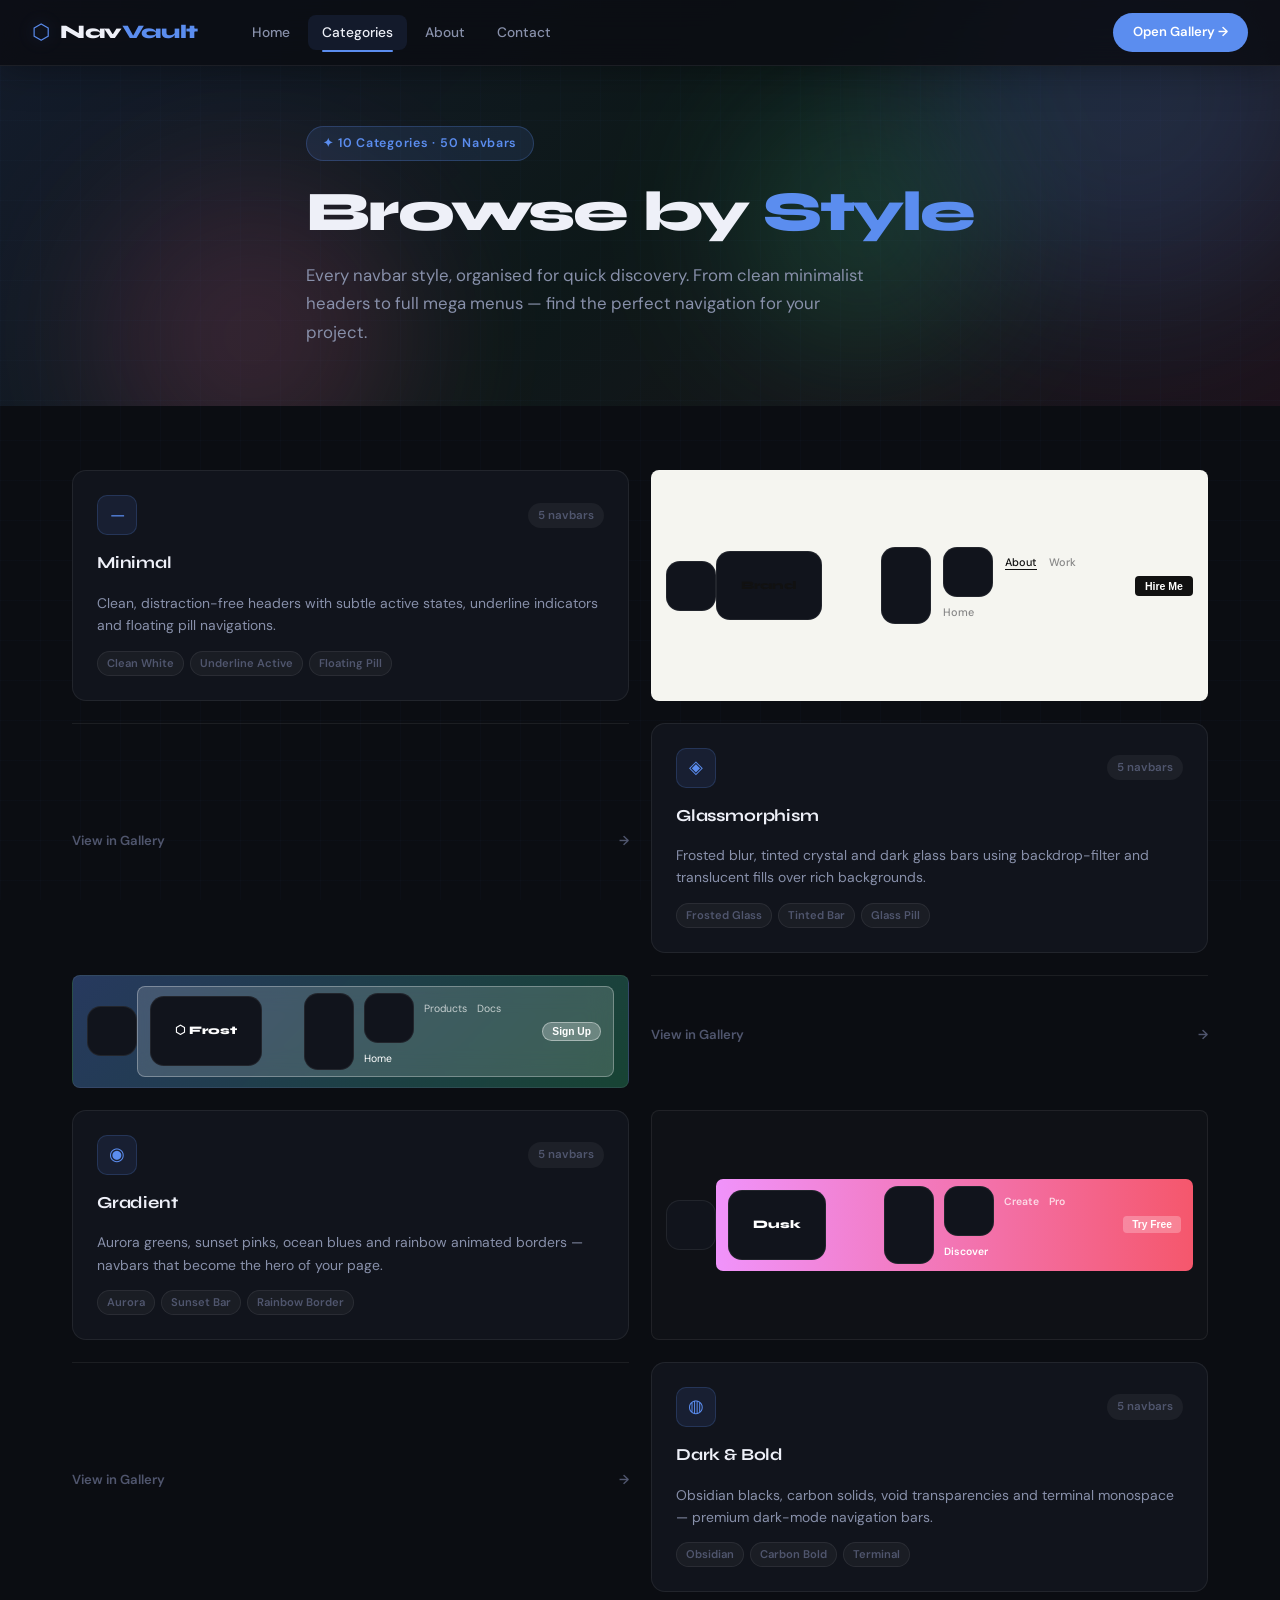
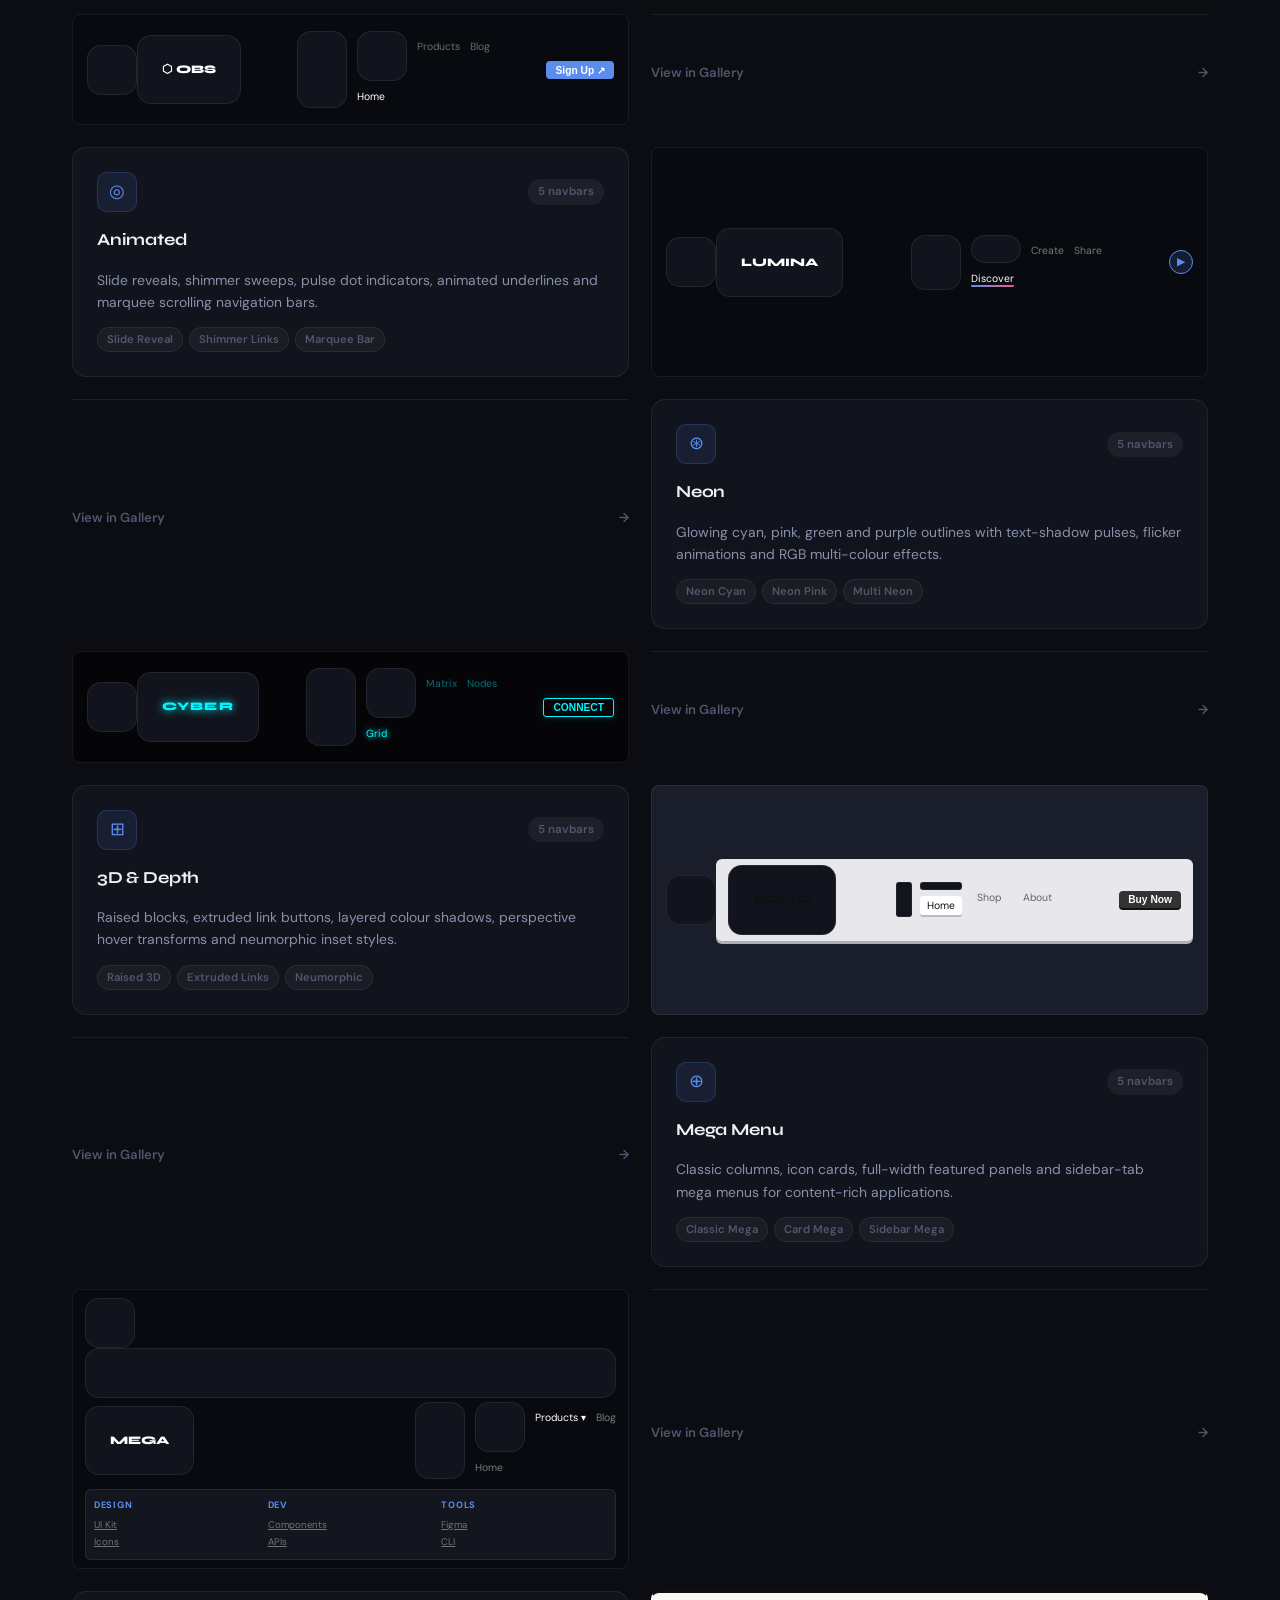
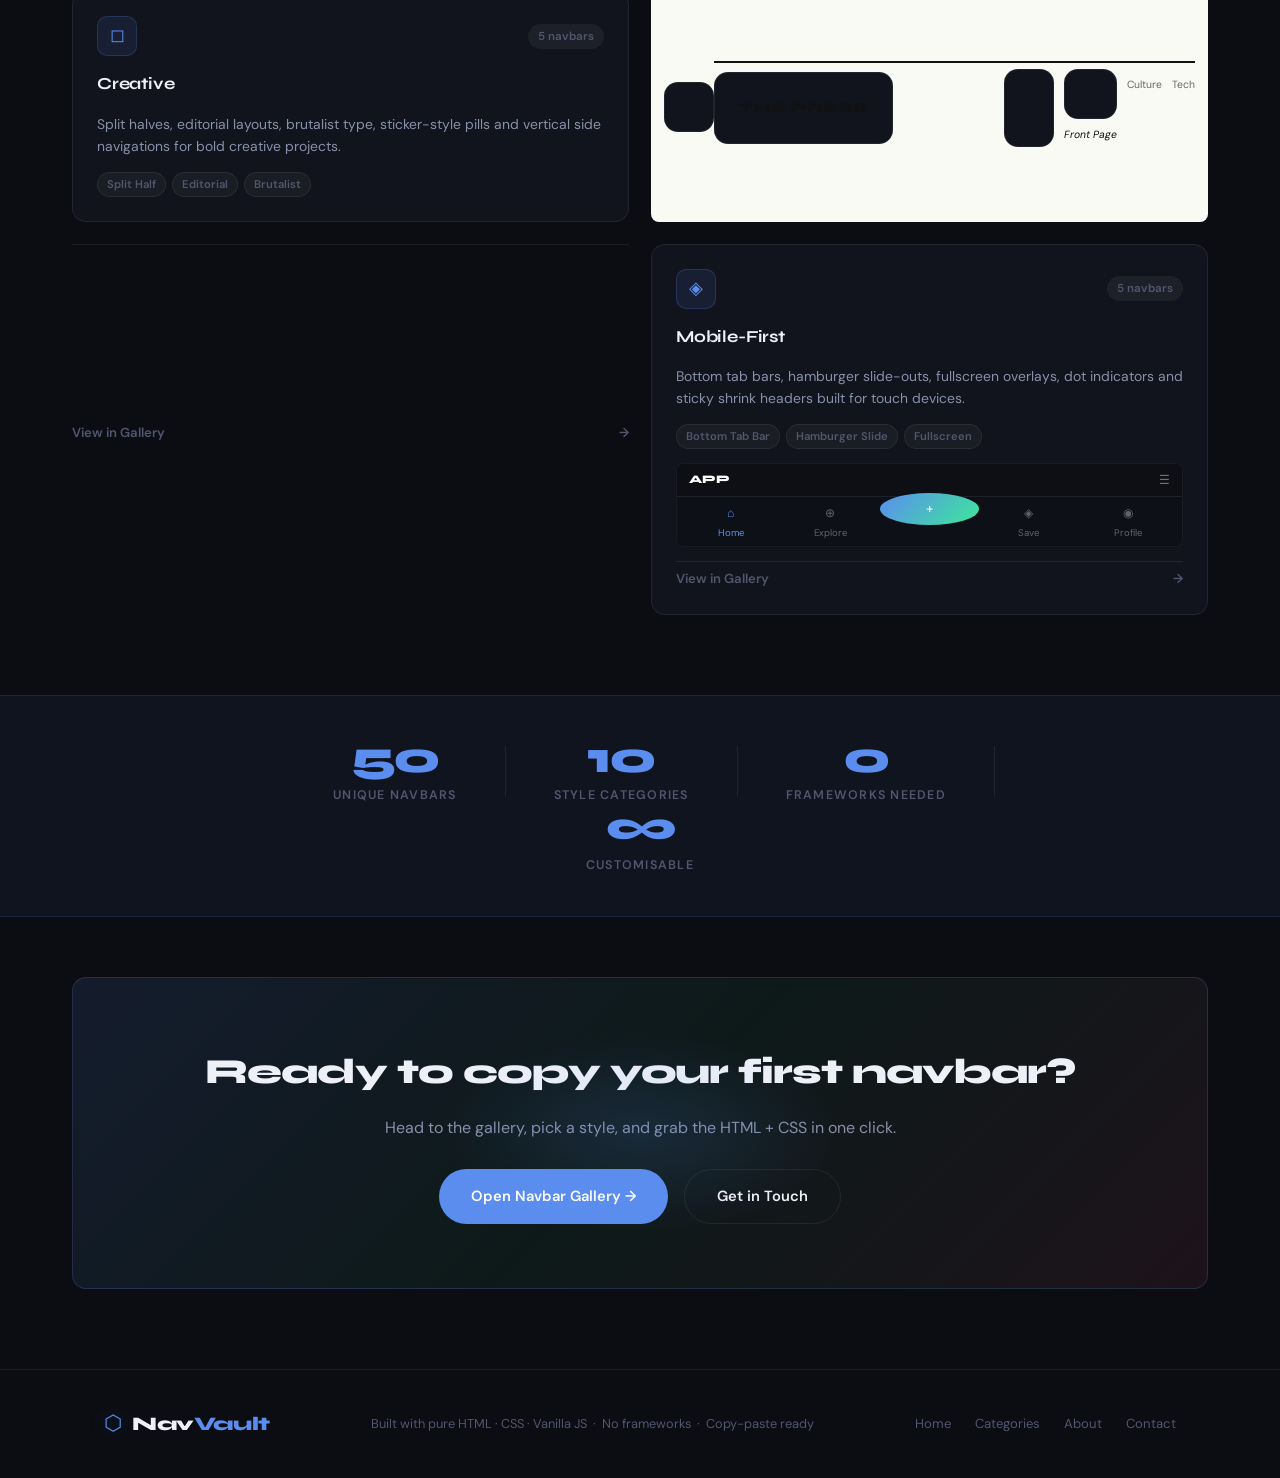
<file: NavVault.html>
<!DOCTYPE html>
<html lang="en">

<head>
  <meta charset="UTF-8" />
  <meta name="viewport" content="width=device-width, initial-scale=1.0" />
  <title>Categories — NavVault</title>
  <link rel="preconnect" href="https://fonts.googleapis.com" />
  <link
    href="https://fonts.googleapis.com/css2?family=Syne:wght@400;600;700;800&family=DM+Sans:wght@300;400;500;600&display=swap"
    rel="stylesheet" />
  <style>
    /* ============================================================
       NavVault — Categories Page
       Shared design language with navbar-gallery
    ============================================================ */
    :root {
      --bg: #0b0d12;
      --bg-card: #11141c;
      --bg-card2: #171b26;
      --border: rgba(255, 255, 255, 0.07);
      --border-h: rgba(255, 255, 255, 0.13);
      --text-1: #eef0f8;
      --text-2: #8890aa;
      --text-3: #50566e;
      --accent: #5b8def;
      --accent-2: #ef5b8d;
      --accent-3: #3de89a;
      --accent-g: rgba(91, 141, 239, 0.35);
      --header-h: 66px;
      --radius: 14px;
      --radius-sm: 8px;
      --shadow-md: 0 8px 32px rgba(0, 0, 0, 0.5);
      --shadow-lg: 0 20px 60px rgba(0, 0, 0, 0.6);
      --trans: all 0.28s cubic-bezier(0.4, 0, 0.2, 1);
      --fh: 'Syne', sans-serif;
      --fb: 'DM Sans', sans-serif;
    }

    *,
    *::before,
    *::after {
      margin: 0;
      padding: 0;
      box-sizing: border-box;
    }

    html {
      scroll-behavior: smooth;
    }

    body {
      font-family: var(--fb);
      background: var(--bg);
      color: var(--text-1);
      min-height: 100vh;
      overflow-x: hidden;
      line-height: 1.7;
    }

    body::before {
      content: '';
      position: fixed;
      inset: 0;
      pointer-events: none;
      z-index: 0;
      background-image:
        linear-gradient(rgba(91, 141, 239, 0.025) 1px, transparent 1px),
        linear-gradient(90deg, rgba(91, 141, 239, 0.025) 1px, transparent 1px);
      background-size: 40px 40px;
    }

    /* ── Header ─────────────────────────────── */
    .header {
      position: fixed;
      top: 0;
      left: 0;
      right: 0;
      height: var(--header-h);
      z-index: 1000;
      background: rgba(11, 13, 18, 0.84);
      backdrop-filter: blur(20px);
      border-bottom: 1px solid var(--border);
      box-shadow: 0 1px 40px rgba(0, 0, 0, 0.4);
      transition: box-shadow .3s;
    }

    .header-inner {
      max-width: 1400px;
      margin: 0 auto;
      height: 100%;
      padding: 0 32px;
      display: flex;
      align-items: center;
      gap: 28px;
    }

    .logo {
      display: flex;
      align-items: center;
      gap: 10px;
      text-decoration: none;
      flex-shrink: 0;
    }

    .logo-icon {
      font-size: 21px;
      color: var(--accent);
      filter: drop-shadow(0 0 8px var(--accent-g));
      animation: logoSpin 8s linear infinite;
    }

    @keyframes logoSpin {
      to {
        transform: rotate(360deg);
      }
    }

    .logo-text {
      font-family: var(--fh);
      font-size: 1.2rem;
      font-weight: 800;
      color: var(--text-1);
      letter-spacing: -.02em;
    }

    .logo-text em {
      font-style: normal;
      color: var(--accent);
    }

    .nav {
      display: flex;
      gap: 4px;
      margin-left: 12px;
    }

    .nav-link {
      font-size: .86rem;
      font-weight: 500;
      color: var(--text-2);
      text-decoration: none;
      padding: 6px 14px;
      border-radius: var(--radius-sm);
      transition: var(--trans);
      position: relative;
    }

    .nav-link::after {
      content: '';
      position: absolute;
      bottom: -2px;
      left: 50%;
      right: 50%;
      height: 2px;
      background: var(--accent);
      border-radius: 2px;
      transition: var(--trans);
    }

    .nav-link:hover,
    .nav-link.active {
      color: var(--text-1);
      background: rgba(91, 141, 239, .1);
    }

    .nav-link.active::after,
    .nav-link:hover::after {
      left: 14px;
      right: 14px;
    }

    .header-right {
      margin-left: auto;
      display: flex;
      align-items: center;
      gap: 12px;
    }

    .header-cta {
      padding: 8px 20px;
      background: var(--accent);
      color: #fff;
      text-decoration: none;
      border-radius: 100px;
      font-size: .82rem;
      font-weight: 600;
      transition: var(--trans);
      white-space: nowrap;
    }

    .header-cta:hover {
      background: #7aa5f5;
      transform: translateY(-1px);
      box-shadow: 0 4px 20px rgba(91, 141, 239, .4);
    }

    .hamburger {
      display: none;
      flex-direction: column;
      gap: 5px;
      width: 38px;
      height: 38px;
      background: rgba(255, 255, 255, .05);
      border: 1px solid var(--border);
      border-radius: var(--radius-sm);
      cursor: pointer;
      padding: 8px;
    }

    .hamburger span {
      display: block;
      height: 2px;
      background: var(--text-2);
      border-radius: 2px;
      transition: var(--trans);
    }

    .hamburger.open span:nth-child(1) {
      transform: translateY(7px) rotate(45deg);
    }

    .hamburger.open span:nth-child(2) {
      opacity: 0;
    }

    .hamburger.open span:nth-child(3) {
      transform: translateY(-7px) rotate(-45deg);
    }

    /* ── Container ───────────────────────────── */
    .container {
      max-width: 1200px;
      margin: 0 auto;
      padding: 0 32px;
      position: relative;
      z-index: 1;
    }

    .section {
      padding: 80px 0;
    }

    .alt-section {
      background: rgba(255, 255, 255, .015);
      border-top: 1px solid var(--border);
      border-bottom: 1px solid var(--border);
    }

    /* ── Page Hero ───────────────────────────── */
    .page-hero {
      min-height: 400px;
      display: flex;
      align-items: center;
      padding-top: calc(var(--header-h) + 60px);
      padding-bottom: 60px;
      position: relative;
      overflow: hidden;
      background: linear-gradient(135deg, rgba(91, 141, 239, .12) 0%, rgba(61, 232, 154, .05) 50%, rgba(239, 91, 141, .08) 100%);
    }

    .hero-shapes {
      position: absolute;
      inset: 0;
      pointer-events: none;
      overflow: hidden;
    }

    .hshape {
      position: absolute;
      border-radius: 50%;
      filter: blur(80px);
      opacity: 0.18;
      animation: shapeFloat 8s ease-in-out infinite;
    }

    .hshape-1 {
      width: 420px;
      height: 420px;
      background: var(--accent);
      top: -120px;
      right: -60px;
    }

    .hshape-2 {
      width: 300px;
      height: 300px;
      background: var(--accent-2);
      bottom: -80px;
      left: 8%;
      animation-duration: 11s;
      animation-direction: reverse;
    }

    .hshape-3 {
      width: 240px;
      height: 240px;
      background: var(--accent-3);
      top: 25%;
      left: 58%;
      animation-duration: 13s;
    }

    @keyframes shapeFloat {

      0%,
      100% {
        transform: translateY(0) scale(1);
      }

      50% {
        transform: translateY(-28px) scale(1.05);
      }
    }

    .hero-badge {
      display: inline-flex;
      align-items: center;
      gap: 8px;
      background: rgba(91, 141, 239, .12);
      border: 1px solid rgba(91, 141, 239, .25);
      color: var(--accent);
      font-size: .78rem;
      font-weight: 600;
      padding: 6px 16px;
      border-radius: 100px;
      margin-bottom: 20px;
      letter-spacing: .06em;
    }

    .hero-title {
      font-family: var(--fh);
      font-size: clamp(2rem, 5vw, 3.5rem);
      font-weight: 800;
      letter-spacing: -.04em;
      line-height: 1.1;
      margin-bottom: 18px;
    }

    .hero-title em {
      font-style: normal;
      color: var(--accent);
    }

    .hero-sub {
      color: var(--text-2);
      font-size: 1.05rem;
      max-width: 560px;
      line-height: 1.7;
    }

    /* ── Categories Grid ─────────────────────── */
    .cats-section {
      padding: 64px 0 80px;
    }

    .cats-grid {
      display: grid;
      grid-template-columns: repeat(auto-fill, minmax(40%, 1fr));
      gap: 22px;
    }

    .cat-card {
      background: var(--bg-card);
      border: 1px solid var(--border);
      border-radius: var(--radius);
      padding: 24px;
      display: flex;
      flex-direction: column;
      gap: 14px;
      text-decoration: none;
      color: inherit;
      transition: var(--trans);
      cursor: pointer;
      position: relative;
      overflow: hidden;
      animation: cardIn .4s ease both;
    }

    .cat-card::before {
      content: '';
      position: absolute;
      inset: 0;
      background: linear-gradient(135deg, rgba(91, 141, 239, .05), transparent 60%);
      opacity: 0;
      transition: var(--trans);
      pointer-events: none;
    }

    .cat-card:hover {
      transform: translateY(-5px);
      border-color: var(--border-h);
      box-shadow: var(--shadow-md);
    }

    .cat-card:hover::before {
      opacity: 1;
    }

    @keyframes cardIn {
      from {
        opacity: 0;
        transform: translateY(20px)
      }

      to {
        opacity: 1;
        transform: translateY(0)
      }
    }

    /* Per-category accent on hover */
    .cat-minimal:hover {
      border-color: rgba(140, 140, 160, .4);
    }

    .cat-glass:hover {
      border-color: rgba(255, 255, 255, .25);
    }

    .cat-gradient:hover {
      border-color: rgba(239, 91, 141, .35);
    }

    .cat-dark:hover {
      border-color: rgba(91, 141, 239, .4);
    }

    .cat-animated:hover {
      border-color: rgba(253, 160, 133, .35);
    }

    .cat-neon:hover {
      border-color: rgba(0, 245, 255, .35);
    }

    .cat-threed:hover {
      border-color: rgba(255, 101, 132, .35);
    }

    .cat-mega:hover {
      border-color: rgba(61, 232, 154, .35);
    }

    .cat-creative:hover {
      border-color: rgba(255, 215, 0, .35);
    }

    .cat-mobile:hover {
      border-color: rgba(191, 90, 242, .35);
    }

    .cat-card-top {
      display: flex;
      align-items: center;
      justify-content: space-between;
    }

    .cat-icon-wrap {
      width: 40px;
      height: 40px;
      background: rgba(91, 141, 239, .1);
      border: 1px solid rgba(91, 141, 239, .2);
      border-radius: 10px;
      display: flex;
      align-items: center;
      justify-content: center;
      font-size: 1.1rem;
      color: var(--accent);
      flex-shrink: 0;
    }

    .cat-count {
      font-size: .72rem;
      font-weight: 600;
      color: var(--text-3);
      background: rgba(255, 255, 255, .05);
      padding: 3px 10px;
      border-radius: 100px;
    }

    .cat-card h3 {
      font-family: var(--fh);
      font-size: 1.05rem;
      font-weight: 700;
      color: var(--text-1);
      letter-spacing: -.01em;
    }

    .cat-card p {
      font-size: .87rem;
      color: var(--text-2);
      line-height: 1.6;
      flex: 1;
    }

    .cat-tags {
      display: flex;
      gap: 6px;
      flex-wrap: wrap;
    }

    .cat-tags span {
      font-size: .7rem;
      font-weight: 600;
      color: var(--text-3);
      background: rgba(255, 255, 255, .04);
      border: 1px solid var(--border);
      padding: 2px 9px;
      border-radius: 100px;
    }

    /* ── Mini Nav Preview ─── */
    .cat-preview {
      display: flex;
      align-items: center;
      justify-content: center;
      min-height: 58px;
      background: rgba(255, 255, 255, .02);
      border: 1px solid var(--border);
      border-radius: var(--radius-sm);
      padding: 10px 14px;
      overflow: hidden;
    }

    .cat-preview.dark-prev {
      background: #080a10;
    }

    .cat-preview.light-prev {
      background: #f5f5f0;
    }

    .cat-preview.void-prev {
      background: #050507;
    }

    .cat-preview.mid-prev {
      background: #1a1d2a;
    }

    .cat-preview.glass-prev {
      background: linear-gradient(135deg, rgba(91, 141, 239, .35), rgba(61, 232, 154, .25));
    }

    .cat-preview.neu-prev {
      background: #1e2030;
    }

    .cat-preview.brut-prev {
      background: #f0e840;
    }

    .cat-preview.sticker-prev {
      background: linear-gradient(135deg, #ffe0f0, #e0f4ff);
    }

    /* Mini nav resets */
    .mnav {
      width: 100%;
      display: flex;
      align-items: center;
    }

    .mnav ul {
      list-style: none;
      display: flex;
    }

    .mnav a {
      text-decoration: none;
    }

    /* ── Minimal mini ── */
    .mn-minimal {
      justify-content: space-between;
      gap: 6px;
    }

    .mn-minimal .ml {
      font-family: var(--fh);
      font-size: .72rem;
      font-weight: 800;
      color: #111;
    }

    .mn-minimal .mlinks {
      display: flex;
      gap: 12px;
    }

    .mn-minimal .mlinks a {
      font-size: .68rem;
      color: #888;
      font-weight: 500;
    }

    .mn-minimal .mlinks a.act {
      color: #111;
      border-bottom: 1.5px solid #111;
    }

    .mn-minimal .mbtn {
      padding: 4px 10px;
      background: #111;
      color: #fff;
      border: none;
      border-radius: 4px;
      font-size: .66rem;
      font-weight: 700;
      cursor: default;
    }

    /* ── Glass mini ── */
    .mn-glass {
      justify-content: space-between;
      background: rgba(255, 255, 255, .15);
      backdrop-filter: blur(12px);
      border: 1px solid rgba(255, 255, 255, .3);
      border-radius: 8px;
      padding: 6px 12px;
    }

    .mn-glass .ml {
      font-family: var(--fh);
      font-size: .72rem;
      font-weight: 800;
      color: #fff;
    }

    .mn-glass .mlinks {
      display: flex;
      gap: 10px;
    }

    .mn-glass .mlinks a {
      font-size: .65rem;
      color: rgba(255, 255, 255, .7);
    }

    .mn-glass .mlinks a.act {
      color: #fff;
    }

    .mn-glass .mbtn {
      padding: 3px 9px;
      background: rgba(255, 255, 255, .25);
      border: 1px solid rgba(255, 255, 255, .4);
      border-radius: 100px;
      color: #fff;
      font-size: .64rem;
      font-weight: 600;
      cursor: default;
    }

    /* ── Gradient mini ── */
    .mn-gradient {
      justify-content: space-between;
      background: linear-gradient(90deg, #f093fb, #f5576c);
      border-radius: 7px;
      padding: 7px 12px;
    }

    .mn-gradient .ml {
      font-family: var(--fh);
      font-size: .72rem;
      font-weight: 800;
      color: #fff;
    }

    .mn-gradient .mlinks {
      display: flex;
      gap: 10px;
    }

    .mn-gradient .mlinks a {
      font-size: .65rem;
      color: rgba(255, 255, 255, .75);
      font-weight: 600;
    }

    .mn-gradient .mlinks a.act {
      color: #fff;
    }

    .mn-gradient .mbtn {
      padding: 3px 9px;
      background: rgba(255, 255, 255, .25);
      border: none;
      border-radius: 4px;
      color: #fff;
      font-size: .64rem;
      font-weight: 700;
      cursor: default;
    }

    /* ── Dark mini ── */
    .mn-dark {
      justify-content: space-between;
      padding: 6px 0;
    }

    .mn-dark .ml {
      font-family: var(--fh);
      font-size: .72rem;
      font-weight: 800;
      color: #fff;
    }

    .mn-dark .mlinks {
      display: flex;
      gap: 10px;
    }

    .mn-dark .mlinks a {
      font-size: .65rem;
      color: rgba(255, 255, 255, .4);
    }

    .mn-dark .mlinks a.act {
      color: #fff;
    }

    .mn-dark .mbtn {
      padding: 3px 9px;
      background: #5b8def;
      border: none;
      border-radius: 4px;
      color: #fff;
      font-size: .64rem;
      font-weight: 700;
      cursor: default;
    }

    /* ── Animated mini ── */
    .mn-animated {
      justify-content: space-between;
      padding: 6px 0;
    }

    .mn-animated .ml {
      font-family: var(--fh);
      font-size: .72rem;
      font-weight: 800;
      color: #fff;
    }

    .mn-animated .mlinks {
      display: flex;
      gap: 10px;
    }

    .mn-animated .mlinks a {
      font-size: .65rem;
      color: rgba(255, 255, 255, .45);
      position: relative;
      padding-bottom: 2px;
    }

    .mn-animated .mlinks a.act {
      color: #fff;
    }

    .mn-animated .mlinks a.act::after {
      content: '';
      position: absolute;
      bottom: 0;
      left: 0;
      right: 0;
      height: 1.5px;
      background: linear-gradient(90deg, #5b8def, #ef5b8d);
      border-radius: 2px;
    }

    .mn-animated .mpulse {
      width: 24px;
      height: 24px;
      border-radius: 50%;
      background: rgba(91, 141, 239, .15);
      border: 1.5px solid var(--accent);
      display: flex;
      align-items: center;
      justify-content: center;
      animation: mPulse 1.8s infinite;
    }

    @keyframes mPulse {
      0% {
        box-shadow: 0 0 0 0 rgba(91, 141, 239, .4)
      }

      70% {
        box-shadow: 0 0 0 6px rgba(91, 141, 239, 0)
      }

      100% {
        box-shadow: 0 0 0 0 rgba(91, 141, 239, 0)
      }
    }

    .mn-animated .mpulse span {
      font-size: .6rem;
      color: var(--accent);
      font-weight: 700;
    }

    /* ── Neon mini ── */
    .mn-neon {
      justify-content: space-between;
      padding: 6px 0;
    }

    .mn-neon .ml {
      font-family: var(--fh);
      font-size: .72rem;
      font-weight: 800;
      color: #00f5ff;
      text-shadow: 0 0 8px #00f5ff;
      letter-spacing: .1em;
    }

    .mn-neon .mlinks {
      display: flex;
      gap: 10px;
    }

    .mn-neon .mlinks a {
      font-size: .65rem;
      color: rgba(0, 245, 255, .45);
      transition: all .2s;
    }

    .mn-neon .mlinks a.act {
      color: #00f5ff;
      text-shadow: 0 0 6px #00f5ff;
    }

    .mn-neon .mbtn {
      padding: 3px 9px;
      background: transparent;
      border: 1px solid #00f5ff;
      border-radius: 3px;
      color: #00f5ff;
      font-size: .64rem;
      font-weight: 700;
      cursor: default;
      box-shadow: 0 0 8px rgba(0, 245, 255, .2);
    }

    /* ── 3D mini ── */
    .mn-3d {
      justify-content: space-between;
      background: #e8e8ec;
      border-radius: 6px;
      padding: 6px 12px;
      box-shadow: 0 3px 0 #b0b0b8;
    }

    .mn-3d .ml {
      font-family: var(--fh);
      font-size: .72rem;
      font-weight: 800;
      color: #111;
    }

    .mn-3d .mlinks {
      display: flex;
      gap: 8px;
    }

    .mn-3d .mlinks a {
      font-size: .65rem;
      color: #666;
      padding: 3px 7px;
      border-radius: 3px;
    }

    .mn-3d .mlinks a.act {
      background: #fff;
      color: #111;
      box-shadow: 0 2px 0 #bbb;
    }

    .mn-3d .mbtn {
      padding: 3px 9px;
      background: #333;
      color: #fff;
      border: none;
      border-radius: 4px;
      font-size: .64rem;
      font-weight: 700;
      cursor: default;
      box-shadow: 0 2px 0 #111;
    }

    /* ── Mega mini ── */
    .mn-mega-wrap {
      width: 100%;
      display: flex;
      flex-direction: column;
      gap: 0;
    }

    .mn-mega-bar {
      display: flex;
      align-items: center;
      justify-content: space-between;
      padding: 4px 0;
    }

    .mn-mega-bar .ml {
      font-family: var(--fh);
      font-size: .72rem;
      font-weight: 800;
      color: #fff;
    }

    .mn-mega-bar .mlinks {
      display: flex;
      gap: 10px;
    }

    .mn-mega-bar .mlinks a {
      font-size: .65rem;
      color: rgba(255, 255, 255, .45);
    }

    .mn-mega-bar .mlinks a.act {
      color: #fff;
    }

    .mn-mega-drop {
      background: #13161f;
      border: 1px solid rgba(255, 255, 255, .08);
      border-radius: 6px;
      padding: 8px;
      display: grid;
      grid-template-columns: repeat(3, 1fr);
      gap: 8px;
      margin-top: 6px;
    }

    .mn-mega-col span {
      font-size: .58rem;
      font-weight: 700;
      color: var(--accent);
      text-transform: uppercase;
      letter-spacing: .08em;
      display: block;
      margin-bottom: 3px;
    }

    .mn-mega-col a {
      font-size: .6rem;
      color: rgba(255, 255, 255, .4);
      display: block;
      margin-bottom: 1px;
    }

    /* ── Creative mini ── */
    .mn-creative {
      justify-content: space-between;
      border-top: 2px solid #111;
      background: #fafaf5;
      padding: 6px 0;
    }

    .mn-creative .ml {
      font-family: var(--fh);
      font-size: .82rem;
      font-weight: 800;
      color: #111;
      letter-spacing: .04em;
    }

    .mn-creative .mlinks {
      display: flex;
      gap: 10px;
    }

    .mn-creative .mlinks a {
      font-size: .65rem;
      color: #666;
    }

    .mn-creative .mlinks a.act {
      color: #111;
      font-style: italic;
    }

    /* ── Mobile mini ── */
    .mn-mobile-wrap {
      width: 100%;
      display: flex;
      flex-direction: column;
      gap: 0;
    }

    .mn-mobile-bar {
      display: flex;
      align-items: center;
      justify-content: space-between;
      padding: 4px 0 6px;
    }

    .mn-mobile-bar .ml {
      font-family: var(--fh);
      font-size: .72rem;
      font-weight: 800;
      color: #fff;
    }

    .mn-mobile-tabs {
      display: flex;
      justify-content: space-around;
      background: #0e1018;
      border-top: 1px solid rgba(255, 255, 255, .07);
      border-radius: 0 0 6px 6px;
      padding: 6px 4px 4px;
    }

    .mn-tab {
      display: flex;
      flex-direction: column;
      align-items: center;
      gap: 2px;
      flex: 1;
      font-size: .6rem;
      color: rgba(255, 255, 255, .35);
    }

    .mn-tab.act {
      color: #5b8def;
    }

    .mn-tab-ico {
      font-size: .75rem;
    }

    /* ── Card footer ── */
    .cat-card-footer {
      display: flex;
      align-items: center;
      justify-content: space-between;
      font-size: .82rem;
      font-weight: 600;
      color: var(--text-3);
      padding-top: 6px;
      border-top: 1px solid var(--border);
      transition: var(--trans);
    }

    .cat-card:hover .cat-card-footer {
      color: var(--accent);
    }

    .cat-card-footer .arrow {
      transition: var(--trans);
    }

    .cat-card:hover .cat-card-footer .arrow {
      transform: translateX(4px);
    }

    /* ── Stats Bar ───────────────────────────── */
    .stats-bar {
      background: rgba(91, 141, 239, .06);
      border-top: 1px solid rgba(91, 141, 239, .15);
      border-bottom: 1px solid rgba(91, 141, 239, .15);
      padding: 40px 0;
    }

    .stats-inner {
      max-width: 800px;
      margin: 0 auto;
      display: flex;
      align-items: center;
      justify-content: center;
      gap: 0;
      flex-wrap: wrap;
    }

    .stat-item {
      display: flex;
      flex-direction: column;
      align-items: center;
      gap: 4px;
      padding: 0 48px;
    }

    .stat-num {
      font-family: var(--fh);
      font-size: 2.8rem;
      font-weight: 800;
      color: var(--accent);
      letter-spacing: -.05em;
      line-height: 1;
    }

    .stat-lbl {
      font-size: .78rem;
      font-weight: 600;
      color: var(--text-3);
      text-transform: uppercase;
      letter-spacing: .1em;
    }

    .stat-div {
      width: 1px;
      height: 50px;
      background: var(--border);
    }

    /* ── CTA Section ─────────────────────────── */
    .cta-section {
      padding: 60px 0 80px;
    }

    .cta-card {
      background: linear-gradient(135deg, rgba(91, 141, 239, .12), rgba(61, 232, 154, .06) 50%, rgba(239, 91, 141, .08));
      border: 1px solid rgba(91, 141, 239, .2);
      border-radius: var(--radius);
      padding: 64px 40px;
      text-align: center;
      position: relative;
      overflow: hidden;
    }

    .cta-glow {
      position: absolute;
      top: 50%;
      left: 50%;
      transform: translate(-50%, -50%);
      width: 400px;
      height: 200px;
      background: radial-gradient(ellipse, rgba(91, 141, 239, .15), transparent 70%);
      pointer-events: none;
    }

    .cta-card h2 {
      font-family: var(--fh);
      font-size: 2.2rem;
      font-weight: 800;
      letter-spacing: -.03em;
      margin-bottom: 12px;
    }

    .cta-card p {
      color: var(--text-2);
      margin-bottom: 28px;
      font-size: 1rem;
    }

    .cta-btn-main {
      display: inline-flex;
      align-items: center;
      gap: 8px;
      padding: 14px 32px;
      background: var(--accent);
      color: #fff;
      border: none;
      border-radius: 100px;
      font-family: var(--fb);
      font-size: .92rem;
      font-weight: 600;
      cursor: pointer;
      text-decoration: none;
      transition: var(--trans);
    }

    .cta-btn-main:hover {
      background: #7aa5f5;
      transform: translateY(-2px);
      box-shadow: 0 8px 30px rgba(91, 141, 239, .4);
    }

    .cta-btn-ghost {
      display: inline-flex;
      align-items: center;
      gap: 8px;
      padding: 14px 32px;
      background: transparent;
      color: var(--text-1);
      border: 1px solid var(--border);
      border-radius: 100px;
      font-family: var(--fb);
      font-size: .92rem;
      font-weight: 600;
      cursor: pointer;
      text-decoration: none;
      transition: var(--trans);
    }

    .cta-btn-ghost:hover {
      background: rgba(255, 255, 255, .05);
      border-color: var(--border-h);
    }

    /* ── Footer ──────────────────────────────── */
    .footer {
      border-top: 1px solid var(--border);
      padding: 36px 0;
    }

    .footer-inner {
      max-width: 1200px;
      margin: 0 auto;
      padding: 0 32px;
      display: flex;
      align-items: center;
      justify-content: space-between;
      gap: 24px;
      flex-wrap: wrap;
    }

    .footer-copy {
      font-size: .8rem;
      color: var(--text-3);
    }

    .footer-links {
      display: flex;
      gap: 24px;
    }

    .footer-links a {
      font-size: .82rem;
      color: var(--text-3);
      text-decoration: none;
      transition: var(--trans);
    }

    .footer-links a:hover {
      color: var(--text-1);
    }

    /* ── Section label / title helpers ── */
    .section-label {
      font-size: .72rem;
      font-weight: 700;
      color: var(--accent);
      text-transform: uppercase;
      letter-spacing: .15em;
      margin-bottom: 10px;
    }

    .section-title {
      font-family: var(--fh);
      font-size: 2.2rem;
      font-weight: 800;
      letter-spacing: -.03em;
      line-height: 1.15;
      margin-bottom: 16px;
    }

    .section-title em {
      font-style: normal;
      color: var(--accent);
    }

    .section-sub {
      color: var(--text-2);
      font-size: 1rem;
      max-width: 520px;
      margin-bottom: 48px;
    }

    /* ── Responsive ──────────────────────────── */
    @media (max-width:900px) {
      .nav {
        display: none;
      }

      .nav.open {
        display: flex;
        flex-direction: column;
        position: absolute;
        top: var(--header-h);
        left: 0;
        right: 0;
        background: rgba(11, 13, 18, .97);
        backdrop-filter: blur(20px);
        padding: 14px;
        border-bottom: 1px solid var(--border);
        gap: 4px;
        z-index: 999;
      }

      .hamburger {
        display: flex;
      }
    }

    @media (max-width:768px) {
      .container {
        padding: 0 20px;
      }

      .section {
        padding: 48px 0;
      }

      .cats-grid {
        grid-template-columns: 1fr;
      }

      .page-hero {
        min-height: 320px;
        padding-top: calc(var(--header-h) + 36px);
        padding-bottom: 40px;
      }

      .header-inner {
        padding: 0 20px;
        gap: 16px;
      }

      .stat-item {
        padding: 0 24px;
      }
    }

    @media (max-width:480px) {
      .stat-div {
        display: none;
      }

      .stats-inner {
        flex-wrap: wrap;
        gap: 20px;
      }

      .footer-inner {
        flex-direction: column;
        text-align: center;
      }

      .cta-card {
        padding: 40px 24px;
      }
    }
  </style>
</head>

<body>

  <!-- ══════════ HEADER ══════════ -->
  <header class="header" id="header">
    <div class="header-inner">
      <a href="navbar-gallery.html" class="logo">
        <span class="logo-icon">⬡</span>
        <span class="logo-text">Nav<em>Vault</em></span>
      </a>
      <nav class="nav" id="nav">
        <a href="navbar-gallery.html" class="nav-link">Home</a>
        <a href="nav-categories.html" class="nav-link active">Categories</a>
        <a href="about.html" class="nav-link">About</a>
        <a href="contact.html" class="nav-link">Contact</a>
      </nav>
      <div class="header-right">
        <a href="navbar-gallery.html" class="header-cta">Open Gallery →</a>
        <button class="hamburger" id="hamburger" aria-label="Menu">
          <span></span><span></span><span></span>
        </button>
      </div>
    </div>
  </header>

  <!-- ══════════ PAGE HERO ══════════ -->
  <section class="page-hero">
    <div class="hero-shapes">
      <div class="hshape hshape-1"></div>
      <div class="hshape hshape-2"></div>
      <div class="hshape hshape-3"></div>
    </div>
    <div class="container">
      <div class="hero-badge">✦ 10 Categories · 50 Navbars</div>
      <h1 class="hero-title">Browse by <em>Style</em></h1>
      <p class="hero-sub">Every navbar style, organised for quick discovery. From clean minimalist headers to full mega
        menus — find the perfect navigation for your project.</p>
    </div>
  </section>

  <!-- ══════════ CATEGORIES GRID ══════════ -->
  <section class="section cats-section">
    <div class="container">
      <div class="cats-grid">

        <!-- 1: Minimal -->
        <a href="navbar-gallery.html" class="cat-card cat-minimal">
          <div class="cat-card-top">
            <div class="cat-icon-wrap"><span>—</span></div>
            <span class="cat-count">5 navbars</span>
          </div>
          <h3>Minimal</h3>
          <p>Clean, distraction-free headers with subtle active states, underline indicators and floating pill
            navigations.</p>
          <div class="cat-tags">
            <span>Clean White</span><span>Underline Active</span><span>Floating Pill</span>
          </div>
          <div class="cat-preview light-prev">
            <nav class="mnav mn-minimal">
              <span class="ml">Brand</span>
              <ul class="mlinks">
                <li><a href="#">Home</a></li>
                <li><a href="#" class="act">About</a></li>
                <li><a href="#">Work</a></li>
              </ul>
              <button class="mbtn">Hire Me</button>
            </nav>
          </div>
          <div class="cat-card-footer">
            <span>View in Gallery</span><span class="arrow">→</span>
          </div>
        </a>

        <!-- 2: Glassmorphism -->
        <a href="navbar-gallery.html" class="cat-card cat-glass">
          <div class="cat-card-top">
            <div class="cat-icon-wrap"><span>◈</span></div>
            <span class="cat-count">5 navbars</span>
          </div>
          <h3>Glassmorphism</h3>
          <p>Frosted blur, tinted crystal and dark glass bars using backdrop-filter and translucent fills over rich
            backgrounds.</p>
          <div class="cat-tags">
            <span>Frosted Glass</span><span>Tinted Bar</span><span>Glass Pill</span>
          </div>
          <div class="cat-preview glass-prev">
            <nav class="mnav mn-glass">
              <span class="ml">⬡ Frost</span>
              <ul class="mlinks">
                <li><a href="#" class="act">Home</a></li>
                <li><a href="#">Products</a></li>
                <li><a href="#">Docs</a></li>
              </ul>
              <button class="mbtn">Sign Up</button>
            </nav>
          </div>
          <div class="cat-card-footer">
            <span>View in Gallery</span><span class="arrow">→</span>
          </div>
        </a>

        <!-- 3: Gradient -->
        <a href="navbar-gallery.html" class="cat-card cat-gradient">
          <div class="cat-card-top">
            <div class="cat-icon-wrap"><span>◉</span></div>
            <span class="cat-count">5 navbars</span>
          </div>
          <h3>Gradient</h3>
          <p>Aurora greens, sunset pinks, ocean blues and rainbow animated borders — navbars that become the hero of
            your page.</p>
          <div class="cat-tags">
            <span>Aurora</span><span>Sunset Bar</span><span>Rainbow Border</span>
          </div>
          <div class="cat-preview">
            <nav class="mnav mn-gradient">
              <span class="ml">Dusk</span>
              <ul class="mlinks">
                <li><a href="#" class="act">Discover</a></li>
                <li><a href="#">Create</a></li>
                <li><a href="#">Pro</a></li>
              </ul>
              <button class="mbtn">Try Free</button>
            </nav>
          </div>
          <div class="cat-card-footer">
            <span>View in Gallery</span><span class="arrow">→</span>
          </div>
        </a>

        <!-- 4: Dark & Bold -->
        <a href="navbar-gallery.html" class="cat-card cat-dark">
          <div class="cat-card-top">
            <div class="cat-icon-wrap"><span>◍</span></div>
            <span class="cat-count">5 navbars</span>
          </div>
          <h3>Dark &amp; Bold</h3>
          <p>Obsidian blacks, carbon solids, void transparencies and terminal monospace — premium dark-mode navigation
            bars.</p>
          <div class="cat-tags">
            <span>Obsidian</span><span>Carbon Bold</span><span>Terminal</span>
          </div>
          <div class="cat-preview dark-prev">
            <nav class="mnav mn-dark">
              <span class="ml">⬡ OBS</span>
              <ul class="mlinks">
                <li><a href="#" class="act">Home</a></li>
                <li><a href="#">Products</a></li>
                <li><a href="#">Blog</a></li>
              </ul>
              <button class="mbtn">Sign Up ↗</button>
            </nav>
          </div>
          <div class="cat-card-footer">
            <span>View in Gallery</span><span class="arrow">→</span>
          </div>
        </a>

        <!-- 5: Animated -->
        <a href="navbar-gallery.html" class="cat-card cat-animated">
          <div class="cat-card-top">
            <div class="cat-icon-wrap"><span>◎</span></div>
            <span class="cat-count">5 navbars</span>
          </div>
          <h3>Animated</h3>
          <p>Slide reveals, shimmer sweeps, pulse dot indicators, animated underlines and marquee scrolling navigation
            bars.</p>
          <div class="cat-tags">
            <span>Slide Reveal</span><span>Shimmer Links</span><span>Marquee Bar</span>
          </div>
          <div class="cat-preview dark-prev">
            <nav class="mnav mn-animated">
              <span class="ml">LUMINA</span>
              <ul class="mlinks">
                <li><a href="#" class="act">Discover</a></li>
                <li><a href="#">Create</a></li>
                <li><a href="#">Share</a></li>
              </ul>
              <div class="mpulse"><span>▶</span></div>
            </nav>
          </div>
          <div class="cat-card-footer">
            <span>View in Gallery</span><span class="arrow">→</span>
          </div>
        </a>

        <!-- 6: Neon -->
        <a href="navbar-gallery.html" class="cat-card cat-neon">
          <div class="cat-card-top">
            <div class="cat-icon-wrap"><span>⊛</span></div>
            <span class="cat-count">5 navbars</span>
          </div>
          <h3>Neon</h3>
          <p>Glowing cyan, pink, green and purple outlines with text-shadow pulses, flicker animations and RGB
            multi-colour effects.</p>
          <div class="cat-tags">
            <span>Neon Cyan</span><span>Neon Pink</span><span>Multi Neon</span>
          </div>
          <div class="cat-preview void-prev">
            <nav class="mnav mn-neon">
              <span class="ml">CYBER</span>
              <ul class="mlinks">
                <li><a href="#" class="act">Grid</a></li>
                <li><a href="#">Matrix</a></li>
                <li><a href="#">Nodes</a></li>
              </ul>
              <button class="mbtn">CONNECT</button>
            </nav>
          </div>
          <div class="cat-card-footer">
            <span>View in Gallery</span><span class="arrow">→</span>
          </div>
        </a>

        <!-- 7: 3D & Depth -->
        <a href="navbar-gallery.html" class="cat-card cat-threed">
          <div class="cat-card-top">
            <div class="cat-icon-wrap"><span>⊞</span></div>
            <span class="cat-count">5 navbars</span>
          </div>
          <h3>3D &amp; Depth</h3>
          <p>Raised blocks, extruded link buttons, layered colour shadows, perspective hover transforms and neumorphic
            inset styles.</p>
          <div class="cat-tags">
            <span>Raised 3D</span><span>Extruded Links</span><span>Neumorphic</span>
          </div>
          <div class="cat-preview mid-prev">
            <nav class="mnav mn-3d">
              <span class="ml">SOLID</span>
              <ul class="mlinks">
                <li><a href="#" class="act">Home</a></li>
                <li><a href="#">Shop</a></li>
                <li><a href="#">About</a></li>
              </ul>
              <button class="mbtn">Buy Now</button>
            </nav>
          </div>
          <div class="cat-card-footer">
            <span>View in Gallery</span><span class="arrow">→</span>
          </div>
        </a>

        <!-- 8: Mega Menu -->
        <a href="navbar-gallery.html" class="cat-card cat-mega">
          <div class="cat-card-top">
            <div class="cat-icon-wrap"><span>⊕</span></div>
            <span class="cat-count">5 navbars</span>
          </div>
          <h3>Mega Menu</h3>
          <p>Classic columns, icon cards, full-width featured panels and sidebar-tab mega menus for content-rich
            applications.</p>
          <div class="cat-tags">
            <span>Classic Mega</span><span>Card Mega</span><span>Sidebar Mega</span>
          </div>
          <div class="cat-preview dark-prev" style="flex-direction:column;align-items:flex-start;padding:8px 12px;">
            <div class="mn-mega-wrap">
              <div class="mn-mega-bar">
                <span class="ml">MEGA</span>
                <ul class="mlinks" style="display:flex;gap:10px;list-style:none;">
                  <li><a href="#" style="font-size:.65rem;color:rgba(255,255,255,.45);text-decoration:none;">Home</a>
                  </li>
                  <li><a href="#" class="act" style="font-size:.65rem;color:#fff;text-decoration:none;">Products ▾</a>
                  </li>
                  <li><a href="#" style="font-size:.65rem;color:rgba(255,255,255,.45);text-decoration:none;">Blog</a>
                  </li>
                </ul>
              </div>
              <div class="mn-mega-drop">
                <div class="mn-mega-col"><span>Design</span><a href="#">UI Kit</a><a href="#">Icons</a></div>
                <div class="mn-mega-col"><span>Dev</span><a href="#">Components</a><a href="#">APIs</a></div>
                <div class="mn-mega-col"><span>Tools</span><a href="#">Figma</a><a href="#">CLI</a></div>
              </div>
            </div>
          </div>
          <div class="cat-card-footer">
            <span>View in Gallery</span><span class="arrow">→</span>
          </div>
        </a>

        <!-- 9: Creative -->
        <a href="navbar-gallery.html" class="cat-card cat-creative">
          <div class="cat-card-top">
            <div class="cat-icon-wrap"><span>◻</span></div>
            <span class="cat-count">5 navbars</span>
          </div>
          <h3>Creative</h3>
          <p>Split halves, editorial layouts, brutalist type, sticker-style pills and vertical side navigations for bold
            creative projects.</p>
          <div class="cat-tags">
            <span>Split Half</span><span>Editorial</span><span>Brutalist</span>
          </div>
          <div class="cat-preview" style="background:#fafaf5;border-top:2px solid #111;padding:6px 12px;">
            <nav class="mnav mn-creative">
              <span class="ml">THE PRESS</span>
              <ul class="mlinks">
                <li><a href="#" class="act">Front Page</a></li>
                <li><a href="#">Culture</a></li>
                <li><a href="#">Tech</a></li>
              </ul>
            </nav>
          </div>
          <div class="cat-card-footer">
            <span>View in Gallery</span><span class="arrow">→</span>
          </div>
        </a>

        <!-- 10: Mobile-First -->
        <a href="navbar-gallery.html" class="cat-card cat-mobile">
          <div class="cat-card-top">
            <div class="cat-icon-wrap"><span>◈</span></div>
            <span class="cat-count">5 navbars</span>
          </div>
          <h3>Mobile-First</h3>
          <p>Bottom tab bars, hamburger slide-outs, fullscreen overlays, dot indicators and sticky shrink headers built
            for touch devices.</p>
          <div class="cat-tags">
            <span>Bottom Tab Bar</span><span>Hamburger Slide</span><span>Fullscreen</span>
          </div>
          <div class="cat-preview dark-prev" style="flex-direction:column;padding:0;overflow:hidden;">
            <div class="mn-mobile-wrap">
              <div class="mn-mobile-bar" style="padding:6px 12px;background:#0d0f14;">
                <span class="ml">APP</span>
                <span style="color:rgba(255,255,255,.4);font-size:.75rem;">☰</span>
              </div>
              <div class="mn-mobile-tabs">
                <div class="mn-tab act"><span class="mn-tab-ico">⌂</span><span>Home</span></div>
                <div class="mn-tab"><span class="mn-tab-ico">⊕</span><span>Explore</span></div>
                <div class="mn-tab"
                  style="width:32px;height:32px;background:linear-gradient(135deg,#5b8def,#3de89a);border-radius:50%;display:flex;align-items:center;justify-content:center;margin-top:-10px;font-size:.85rem;color:#fff;">
                  +</div>
                <div class="mn-tab"><span class="mn-tab-ico">◈</span><span>Save</span></div>
                <div class="mn-tab"><span class="mn-tab-ico">◉</span><span>Profile</span></div>
              </div>
            </div>
          </div>
          <div class="cat-card-footer">
            <span>View in Gallery</span><span class="arrow">→</span>
          </div>
        </a>

      </div>
    </div>
  </section>

  <!-- ══════════ STATS BAR ══════════ -->
  <section class="stats-bar">
    <div class="container">
      <div class="stats-inner">
        <div class="stat-item"><span class="stat-num">50</span><span class="stat-lbl">Unique Navbars</span></div>
        <div class="stat-div"></div>
        <div class="stat-item"><span class="stat-num">10</span><span class="stat-lbl">Style Categories</span></div>
        <div class="stat-div"></div>
        <div class="stat-item"><span class="stat-num">0</span><span class="stat-lbl">Frameworks Needed</span></div>
        <div class="stat-div"></div>
        <div class="stat-item"><span class="stat-num">∞</span><span class="stat-lbl">Customisable</span></div>
      </div>
    </div>
  </section>

  <!-- ══════════ CTA ══════════ -->
  <section class="section cta-section">
    <div class="container">
      <div class="cta-card">
        <div class="cta-glow"></div>
        <h2>Ready to copy your first navbar?</h2>
        <p>Head to the gallery, pick a style, and grab the HTML + CSS in one click.</p>
        <div style="display:flex;gap:16px;justify-content:center;flex-wrap:wrap;">
          <a href="navbar-gallery.html" class="cta-btn-main">Open Navbar Gallery →</a>
          <a href="contact.html" class="cta-btn-ghost">Get in Touch</a>
        </div>
      </div>
    </div>
  </section>

  <!-- ══════════ FOOTER ══════════ -->
  <footer class="footer">
    <div class="container">
      <div class="footer-inner">
        <div class="logo">
          <span class="logo-icon">⬡</span>
          <span class="logo-text">Nav<em>Vault</em></span>
        </div>
        <p class="footer-copy">Built with pure HTML · CSS · Vanilla JS &nbsp;·&nbsp; No frameworks &nbsp;·&nbsp;
          Copy-paste ready</p>
        <div class="footer-links">
          <a href="navbar-gallery.html">Home</a>
          <a href="nav-categories.html">Categories</a>
          <a href="about.html">About</a>
          <a href="contact.html">Contact</a>
        </div>
      </div>
    </div>
  </footer>

  <script>
    /* ── Header hamburger ── */
    const hamburger = document.getElementById('hamburger');
    const nav = document.getElementById('nav');
    const header = document.getElementById('header');

    hamburger && hamburger.addEventListener('click', () => {
      hamburger.classList.toggle('open');
      nav.classList.toggle('open');
    });
    document.addEventListener('click', e => {
      if (!e.target.closest('.header-inner') && nav.classList.contains('open')) {
        nav.classList.remove('open');
        hamburger && hamburger.classList.remove('open');
      }
    });
    window.addEventListener('scroll', () => {
      if (header) header.style.boxShadow = window.scrollY > 10
        ? '0 2px 40px rgba(0,0,0,.6)' : '0 1px 40px rgba(0,0,0,.4)';
    });

    /* ── Stagger card animations ── */
    document.querySelectorAll('.cat-card').forEach((card, i) => {
      card.style.animationDelay = (i * 0.06) + 's';
    });
  </script>

</body>

</html>
</file>
<file: css/style.css>
/* ============================================================
   ButtonVault — Premium Button Gallery
   style.css
   ============================================================ */
@import "more buttons.css";

/* ─── CSS Variables ────────────────────────────────────────── */
:root {
    --bg: #0d0f14;
    --bg-card: #13161e;
    --bg-card2: #191d28;
    --border: rgba(255, 255, 255, 0.07);
    --border-h: rgba(255, 255, 255, 0.14);
    --text-1: #f0f2f8;
    --text-2: #8b90a8;
    --text-3: #555a72;
    --accent: #6c63ff;
    --accent-2: #ff6584;
    --accent-3: #43e97b;
    --accent-glow: rgba(108, 99, 255, 0.35);
    --accent-g: rgba(108, 99, 255, 0.35);
    --header-h: 68px;
    --sidebar-w: 240px;
    --radius: 14px;
    --radius-sm: 8px;
    --shadow-sm: 0 2px 12px rgba(0, 0, 0, 0.35);
    --shadow-md: 0 8px 32px rgba(0, 0, 0, 0.5);
    --shadow-lg: 0 20px 60px rgba(0, 0, 0, 0.6);
    --transition: all 0.28s cubic-bezier(0.4, 0, 0.2, 1);
    --trans: all 0.28s cubic-bezier(0.4, 0, 0.2, 1);
    --font-head: 'Syne', sans-serif;
    --font-body: 'DM Sans', sans-serif;
    --lab-bg: #09090b;
    --lab-panel: #121215;
    --lab-sidebar: #18181b;
    --lab-accent: #3b82f6;
    --lab-accent-glow: rgba(59, 130, 246, 0.5);
    --lab-border: rgba(255, 255, 255, 0.08);
    --lab-text-main: #fafafa;
    --lab-text-muted: #a1a1aa;
    --radius-xl: 24px;
    --radius-lg: 12px;
}

/* ─── Reset & Base ─────────────────────────────────────────── */
*,
*::before,
*::after {
    margin: 0;
    padding: 0;
    box-sizing: border-box;
}

html {
    scroll-behavior: smooth;
}

body {
    font-family: var(--font-body);
    background: var(--bg);
    color: var(--text-1);
    min-height: 100vh;
    line-height: 1.6;
    overflow-x: hidden;
}

/* Subtle grid texture */
body::before {
    content: '';
    position: fixed;
    inset: 0;
    background-image:
        linear-gradient(rgba(108, 99, 255, 0.09) 1px, transparent 1px),
        linear-gradient(90deg, rgba(108, 99, 255, 0.09) 1px, transparent 1px);
    background-size: 40px 40px;
    pointer-events: none;
    z-index: 0;
}

/* =========================
   PRELOADER
========================= */
#preloader {
    background-color: #242424;
    position: fixed;
    inset: 0;
    background: #ffffff;
    display: flex;
    flex-direction: column;
    align-items: center;
    justify-content: center;
    z-index: 2000;
}

.spinner {
    width: 70px;
    height: 70px;
    border-radius: 50%;
    border: 6px solid rgba(0, 0, 0, 0.08);
    border-top-color: #0096ff;
    animation: spin 1s ease-in-out infinite;
}

.pre-text {
    color: black;
}

@keyframes spin {
    to {
        transform: rotate(360deg);
    }
}

.pre-text {
    margin-top: 12px;
    font-weight: 600;
}

.outerOverlay {
    animation: bodyAppear 1.5s ease;
}

@keyframes bodyAppear {
    from {
        opacity: 0;
    }

    to {
        opacity: 1;
    }
}

/* =========goToTopButton */

/* Go to Top Button */
#scrollTopBtn {
    position: fixed;
    bottom: 100px;
    right: 25px;
    width: 50px;
    height: 50px;
    background: var(--accent);
    color: #ffffff;
    font-size: 1.5rem;
    border: none;
    border-radius: 12px;
    cursor: pointer;
    display: none;
    align-items: center;
    justify-content: center;
    z-index: 1000;
    transition: all 0.3s, transform 0.3s, opacity 0.3s;
}

#scrollTopBtn::after {
    content: '';
    position: absolute;
    inset: -3px;
    border-radius: 33px;
    background: linear-gradient(135deg, #6c63ff, #403dff, #9ca7ff);
    opacity: 0.5;
    filter: blur(12px);
    z-index: -1;
    animation: goToTopGlow 3s ease-in-out infinite;

}

@keyframes goToTopGlow {

    0%,
    100% {
        opacity: 0.4;
        filter: blur(7px);
    }

    50% {
        opacity: 0.9;
        filter: blur(15px);
    }
}

#scrollTopBtn:hover {
    background: #4d44ff;
    transform: translateY(-3px);
}

@media (max-width: 600px) {
    #scrollTopBtn {
        width: 40px;
        height: 40px;
        font-size: 1.2rem;
    }
}

/* ─── Header ────────────────────────────────────────────────── */
.header {
    position: fixed;
    top: 0;
    left: 0;
    right: 0;
    height: var(--header-h);
    z-index: 1000;
    background: rgba(27, 30, 39, 0.1);
    backdrop-filter: blur(20px) saturate(180%);
    -webkit-backdrop-filter: blur(20px) saturate(180%);
    border-bottom: 1px solid var(--border-h);
    box-shadow: 0 1px 40px rgba(0, 0, 0, 0.4);
}

.header-inner {
    max-width: 1600px;
    margin: 0 auto;
    height: 100%;
    padding: 0 24px;
    display: flex;
    align-items: center;
    gap: 32px;
}

/* Logo */
.logo {
    display: flex;
    align-items: center;
    gap: 10px;
    text-decoration: none;
    flex-shrink: 0;
}

.logo-icon {
    cursor: pointer;
    font-size: 27px;
    color: var(--accent);
    filter: drop-shadow(0 0 8px var(--accent-glow));
    animation: logoSpin 8s linear infinite;
}

@keyframes logoSpin {
    to {
        transform: rotate(360deg);
    }
}

.logo-text {
    font-family: var(--font-head);
    font-size: 1.4rem;
    font-weight: 800;
    color: var(--text-1);
    letter-spacing: -0.02em;
}

.logo-text em {
    font-style: normal;
    color: var(--accent);
}

/* Nav */
.nav {
    display: flex;
    align-items: center;
    gap: 6px;
}

.nav.open {
    display: flex;
    flex-direction: column;
    position: absolute;
    top: var(--header-h);
    right: 1px;
    max-width: fit-content;
    background: rgba(13, 15, 20, 0.97);
    backdrop-filter: blur(20px);
    padding: 16px;
    border-bottom: 1px solid var(--border);
    gap: 10px;
    z-index: 999;
}

.nav-link {
    font-family: var(--font-body);
    font-size: 0.78rem;
    font-weight: 500;
    color: var(--text-1);
    text-decoration: none;
    padding: 6px 14px;
    border-radius: var(--radius-sm);
    transition: var(--transition);
    position: relative;
}

.nav-link::after {
    content: '';
    position: absolute;
    bottom: -2px;
    left: 50%;
    right: 50%;
    height: 2px;
    background: var(--accent);
    border-radius: 2px;
    transition: var(--transition);
}

.nav-link:hover,
.nav-link.active {
    color: var(--text-2);
    background: rgba(108, 99, 255, 0.2);
}

.nav-link.active::after,
.nav-link:hover::after {
    left: 14px;
    right: 14px;
}

.nav-link-add {
    color: var(--text-1);
    background: transparent;
    cursor: pointer;
    border: none;
    text-decoration: none;
    font-size: 0.78rem;
    font-weight: 600;
    transition: var(--trans);
    white-space: nowrap;
}

/* Header Right */
.header-right {
    position: absolute;
    right: 10px;
    margin-right: auto;
    display: flex;
    align-items: center;
    gap: 12px;
}

/* Make search icon always visible */
.search-wrap {
    position: relative;
    display: flex;
    align-items: center;
    overflow: hidden;
}

.search-wrap::after {
    content: '';
    position: absolute;
    left: 20px;
    top: 20px;
    width: 30%;
    height: 20px;
    background: conic-gradient(var(--accent), var(--accent-g));
    filter: blur(8px);
    z-index: -1;
}

@media (max-width: 768px) {
    .search-wrap::after {
        opacity: 0;
    }
}

.search-icon {
    position: absolute;
    left: 12px;
    width: 18px;
    height: 18px;
    color: var(--text-2);
    pointer-events: none;
    z-index: 2;
    display: block !important;
    opacity: 1 !important;
}

.search-icon2 {
    width: 18px;
    height: 18px;
    color: var(--text-2);
}

/* Search input styling */
.search-input {
    position: relative;
    background: rgba(255, 255, 255, 0.1);
    border: 1px solid var(--border);
    border-radius: 100px;
    padding: 10px 16px 10px 40px;
    color: var(--text-1);
    font-family: var(--font-body);
    font-size: 0.9rem;
    width: 210px;
    outline: none;
    transition: all 0.3s ease;
}


.search-input::placeholder {
    color: var(--text-2);
    opacity: 0.8;
}

.search-input:focus {
    background: rgba(108, 99, 255, 0.1);
    border-color: var(--accent);
    box-shadow: 0 0 0 3px rgba(108, 99, 255, 0.15);
    width: 230px;
}

/* Search button for mobile */
.search2 {
    width: 42px;
    height: 42px;
    background: rgba(255, 255, 255, 0.1);
    border: 1px solid var(--border);
    border-radius: 50%;
    display: none;
    align-items: center;
    justify-content: center;
    cursor: pointer;
    transition: all 0.3s ease;
    color: var(--text-2);
    inset: 0;
}

.search2:hover {
    background: rgba(108, 99, 255, 0.15);
    border-color: var(--accent);
    color: var(--accent);
}

/* Search bar hide button */
.search-bar-hide {
    position: fixed;
    top: 80px;
    right: 20px;
    width: 36px;
    height: 36px;
    border-radius: 50%;
    background: rgba(255, 255, 255, 0.15);
    border: 1px solid rgba(255, 255, 255, 0.2);
    color: var(--text-1);
    font-size: 1.2rem;
    cursor: pointer;
    display: none;
    align-items: center;
    justify-content: center;
    z-index: 10000;
    backdrop-filter: blur(8px);
    transition: all 0.3s ease;
    visibility: hidden;
}

.search-bar-hide:hover {
    background: rgba(255, 101, 132, 0.2);
    color: #ff6584;
    transform: rotate(90deg);
}

@keyframes slideDown {
    from {
        opacity: 0;
        transform: translateY(-20px);
    }

    to {
        opacity: 1;
        transform: translateY(0);
    }
}

/* For very small screens */
@media (max-width: 480px) {
    .search-input.active {
        width: calc(100% - 30px);
        right: 15px;
    }
}

/* Hamburger */

.header .hamburger {
    display: none;
    flex-direction: column;
    justify-content: center;
    gap: 5px;
    width: 38px;
    height: 38px;
    background: rgba(255, 255, 255, 0.05);
    border: 1px solid var(--border);
    border-radius: var(--radius-sm);
    cursor: pointer;
    padding: 8px;
}

.header .hamburger span {
    display: block;
    height: 2px;
    background: var(--text-2);
    border-radius: 2px;
    transition: var(--transition);
}

.header .hamburger.open span:nth-child(1) {
    transform: translateY(7px) rotate(45deg);
}

.header .hamburger.open span:nth-child(2) {
    opacity: 0;
}

.header .hamburger.open span:nth-child(3) {
    transform: translateY(-7px) rotate(-45deg);
}



/* --- Dropdown Container --- */
.nav-item {
    position: relative;
    display: flex;
    align-items: center;
}

.chevron {
    font-size: 8px;
    margin-left: 4px;
    transition: transform 0.3s ease;
    vertical-align: middle;
}

/* --- The Dropdown Menu Box --- */
.dropdown-menu {
    position: absolute;
    top: calc(100% + 15px);
    left: 50%;
    transform: translateX(-50%) translateY(10px);
    width: 480px;
    background: rgba(19, 22, 30, 0.95);
    backdrop-filter: blur(25px);
    border: 1px solid var(--border-h);
    border-radius: var(--radius);
    box-shadow: var(--shadow-lg);
    padding: 12px;
    opacity: 0;
    visibility: hidden;
    transition: var(--transition);
    z-index: 1100;
}

/* Triangle Pointer */
.dropdown-menu::before {
    content: '';
    position: absolute;
    top: -6px;
    left: 50%;
    transform: translateX(-50%) rotate(45deg);
    width: 12px;
    height: 12px;
    background: var(--bg-card);
    border-left: 1px solid var(--border-h);
    border-top: 1px solid var(--border-h);
}

/* Hover States */
.has-dropdown:hover .dropdown-menu {
    opacity: 1;
    visibility: visible;
    transform: translateX(-50%) translateY(0);
}

.has-dropdown:hover .chevron {
    transform: rotate(180deg);
    color: var(--accent);
}

/* --- Dropdown Content Grid --- */
.dropdown-grid {
    display: grid;
    grid-template-columns: 1fr 1fr;
    gap: 8px;
}

.dropdown-item {
    display: flex;
    align-items: flex-start;
    gap: 14px;
    padding: 12px;
    text-decoration: none;
    border-radius: var(--radius-sm);
    transition: var(--transition);
    border: 1px solid transparent;
}

.dropdown-item:hover {
    background: rgba(108, 99, 255, 0.08);
    border-color: var(--border-h);
}

.drop-icon {
    font-size: 1.2rem;
    color: var(--accent);
    background: rgba(108, 99, 255, 0.1);
    width: 36px;
    height: 36px;
    display: flex;
    align-items: center;
    justify-content: center;
    border-radius: 10px;
    flex-shrink: 0;
}

.drop-text {
    display: flex;
    flex-direction: column;
}

.drop-title {
    color: var(--text-1);
    font-weight: 600;
    font-size: 0.9rem;
}

.drop-desc {
    color: var(--text-3);
    font-size: 0.75rem;
    line-height: 1.3;
}

/* --- Dropdown Footer --- */
.dropdown-footer {
    margin-top: 12px;
    padding-top: 12px;
    border-top: 1px solid var(--border);
    text-align: center;
}

.dropdown-footer a {
    color: var(--accent);
    text-decoration: none;
    font-size: 0.85rem;
    font-weight: 600;
    transition: var(--transition);
}

.dropdown-footer a:hover {
    letter-spacing: 0.5px;
    filter: brightness(1.2);
}

/* five */
/* --- Mode Links Styling --- */
.mode-links-group {
    display: flex;
    flex-direction: column;
    gap: 4px;
}

.mode-link {
    display: flex;
    align-items: center;
    gap: 12px;
    padding: 12px;
    text-decoration: none;
    border-radius: var(--radius-sm);
    transition: var(--transition);
    border: 1px solid transparent;
}

.mode-info {
    display: flex;
    flex-direction: column;
    flex-grow: 1;
}

.mode-title {
    font-size: 0.9rem;
    font-weight: 600;
    color: var(--text-1);
}

.mode-desc {
    font-size: 0.75rem;
    color: var(--text-3);
}

.mode-icon {
    font-size: 1.1rem;
    color: var(--text-3);
    transition: var(--transition);
}

.active-tick {
    font-size: 0.85rem;
    color: var(--accent-3);
    opacity: 0;
    transform: scale(0.5);
    transition: var(--transition);
}

/* --- Hover & Active Logic --- */
.mode-link:hover {
    background: var(--bg-card2);
}

.mode-link.active {
    background: rgba(108, 99, 255, 0.08);
    border-color: rgba(108, 99, 255, 0.15);
}

.mode-link.active .mode-title {
    color: var(--accent);
}

.mode-link.active .mode-icon {
    color: var(--accent);
}

.mode-link.active .active-tick {
    opacity: 1;
    transform: scale(1);
}



/* five */

/* ─── Layout ────────────────────────────────────────────────── */
.layout {
    display: flex;
    min-height: 100vh;
    padding-top: var(--header-h);
    position: relative;
    z-index: 1;
}

/* ─── Sidebar ───────────────────────────────────────────────── */
.sidebar {
    width: var(--sidebar-w);
    position: fixed;
    top: var(--header-h);
    left: 0;
    bottom: 0;
    background: var(--bg-card);
    border-right: 1px solid var(--border);
    overflow-y: auto;
    overflow-x: hidden;
    scrollbar-width: thin;
    scrollbar-color: var(--border) transparent;
    z-index: 900;
    transition: transform 0.32s cubic-bezier(0.4, 0, 0.2, 1);
}

.sidebar::-webkit-scrollbar {
    width: 2px;
}

.sidebar::-webkit-scrollbar-thumb {
    background: var(--border);
    border-radius: 4px;
}

.sidebar-inner {
    padding: 20px 12px;
    display: flex;
    flex-direction: column;
    min-height: 100%;
}

.sidebar-header {
    display: flex;
    align-items: center;
    justify-content: space-between;
    padding: 0 8px 16px;
    margin-bottom: 4px;
    border-bottom: 1px solid var(--border);
}

.sidebar-title {
    font-family: var(--font-head);
    font-size: 0.75rem;
    font-weight: 700;
    color: var(--text-3);
    text-transform: uppercase;
    letter-spacing: 0.12em;
}

.sidebar-close {
    display: none;
    background: none;
    border: none;
    color: var(--text-2);
    cursor: pointer;
    font-size: 1rem;
    padding: 2px 6px;
    border-radius: 4px;
    transition: var(--transition);
}

.sidebar-close:hover {
    background: rgba(255, 255, 255, 0.06);
    color: var(--text-1);
}

.category-list {
    list-style: none;
    display: flex;
    flex-direction: column;
    gap: 2px;
    flex: 1;
}

.category-item {
    display: flex;
    align-items: center;
    gap: 10px;
    padding: 10px 12px;
    border-radius: var(--radius-sm);
    cursor: pointer;
    font-size: 0.875rem;
    font-weight: 500;
    color: var(--text-2);
    transition: var(--transition);
    position: relative;
}

.cat-icon {
    font-size: 0.9rem;
    color: var(--text-3);
    transition: var(--transition);
    flex-shrink: 0;
}

.cat-count {
    margin-left: auto;
    font-size: 0.72rem;
    font-weight: 600;
    color: var(--text-3);
    background: rgba(255, 255, 255, 0.05);
    padding: 1px 7px;
    border-radius: 100px;
    transition: var(--transition);
}

.category-item:hover {
    background: rgba(108, 99, 255, 0.08);
    color: var(--text-1);
}

.category-item:hover .cat-icon {
    color: var(--accent);
}

.category-item.active {
    background: rgba(108, 99, 255, 0.14);
    color: var(--text-1);
}

.category-item.active .cat-icon {
    color: var(--accent);
    filter: drop-shadow(0 0 4px var(--accent));
}

.category-item.active .cat-count {
    background: rgba(108, 99, 255, 0.2);
    color: var(--accent);
}

.category-item.active::before {
    content: '';
    position: absolute;
    left: 0;
    top: 20%;
    bottom: 20%;
    width: 3px;
    background: var(--accent);
    border-radius: 0 3px 3px 0;
}

.sidebar-footer {
    padding: 16px 8px 0;
    margin-top: 16px;
    border-top: 1px solid var(--border);
    font-size: 0.75rem;
    color: var(--text-3);
    text-align: center;
}

/* Sidebar overlay */
.sidebar-overlay {
    display: none;
    position: fixed;
    inset: 0;
    background: rgba(0, 0, 0, 0.6);
    z-index: 850;
    backdrop-filter: blur(4px);
}

/* ─── Main Content ──────────────────────────────────────────── */
.main-content {
    margin-left: var(--sidebar-w);
    flex: 1;
    padding: 32px 36px 80px;
    min-height: calc(100vh - var(--header-h));
}

/* Hero Banner */
.hero-banner {
    background: linear-gradient(135deg, rgba(108, 99, 255, 0.12) 0%, rgba(67, 233, 123, 0.06) 50%, rgba(255, 101, 132, 0.08) 100%);
    border: 1px solid var(--border);
    border-radius: var(--radius);
    padding: 36px 40px;
    margin-bottom: 32px;
    display: flex;
    align-items: center;
    justify-content: space-between;
    gap: 32px;
    position: relative;
    overflow: hidden;
}

.hero-banner::before {
    content: '';
    position: absolute;
    top: 0;
    left: 00%;
    width: 100%;
    height: 100%;
    background: linear-gradient(45deg, transparent, rgba(108, 99, 255, 0.2),
            transparent);
    filter: blur(10px);
    animation: hero-bg 30s ease-in-out infinite;
    animation-delay: 1s;
}

@keyframes hero-bg {
    0% {
        left: -100%;
    }

    10% {
        left: 60%;
    }

    20% {
        left: 30%;
    }

    30% {
        left: 67%;
    }

    40% {
        left: -10%;
    }

    50% {
        left: 87%;
    }

    60% {
        left: -45%;
    }

    70% {
        left: 76%;
    }

    80% {
        left: 34%;
    }

    90% {
        left: 100%;
    }

    100% {
        left: -100%;
    }
}

.hero-text h1 {
    font-family: var(--font-head);
    font-size: 1.9rem;
    font-weight: 800;
    background: linear-gradient(135deg, var(--text-1) 40%, var(--accent));
    -webkit-background-clip: text;
    -webkit-text-fill-color: transparent;
    background-clip: text;
    margin-bottom: 6px;
    letter-spacing: -0.03em;
}

.hero-text p {
    color: var(--text-2);
    font-size: 0.95rem;
}

.hero-stats {
    display: flex;
    gap: 24px;
    flex-shrink: 0;
}

.stat {
    text-align: center;
    font-size: 0.78rem;
    color: var(--text-3);
    font-weight: 500;
    text-transform: uppercase;
    letter-spacing: 0.08em;
}

.stat span {
    display: block;
    font-family: var(--font-head);
    font-size: 2rem;
    font-weight: 800;
    color: var(--accent);
    letter-spacing: -0.04em;
    line-height: 1;
    margin-bottom: 4px;
}

/* Section Header */
.section-header {
    display: flex;
    align-items: center;
    gap: 14px;
    margin-bottom: 24px;
}

.section-header h2 {
    font-family: var(--font-head);
    font-size: 1.4rem;
    font-weight: 700;
    color: var(--text-1);
    letter-spacing: -0.02em;
}

.btn-count-badge {
    font-size: 0.75rem;
    font-weight: 600;
    color: var(--accent);
    background: rgba(108, 99, 255, 0.12);
    border: 1px solid rgba(108, 99, 255, 0.2);
    padding: 3px 10px;
    border-radius: 100px;
}

/* ─── Button Grid ────────────────────────────────────────────── */
.btn-grid {
    display: grid;
    grid-template-columns: repeat(auto-fill, minmax(240px, 1fr));
    gap: 20px;
}

/* ─── Button Card ────────────────────────────────────────────── */
.btnbox {
    background: var(--bg-card);
    border: 1px solid var(--border);
    border-radius: var(--radius);
    padding: 22px;
    display: flex;
    flex-direction: column;
    gap: 16px;
    transition: var(--transition);
    animation: cardIn 0.4s ease both;
    position: relative;
    overflow: hidden;
    animation: btnboxShow .4s linear;
    animation-timeline: view();
    animation-range: entry 0% cover 20%;
}

@keyframes btnboxShow {
    from {
        opacity: .6;
        scale: .6;
    }

    to {
        opacity: 1;
        scale: 1;
    }
}

/* .btnboxOutOfAnimation {
  animation: none !important;
} */

.btnbox::before {
    content: '';
    position: absolute;
    top: -150%;
    left: -150%;
    width: 200%;
    height: 200%;
    background: linear-gradient(135deg,
            transparent 40%,
            rgba(255, 255, 255, 0.08) 45%,
            rgba(255, 255, 255, 0.15) 50%,
            rgba(255, 255, 255, 0.08) 55%,
            transparent 60%);
    animation: shineStrike 5s;
    animation-iteration-count: 1;
    pointer-events: none;
    z-index: 1;
}

@keyframes shineStrike {
    0% {
        top: -150%;
        left: -150%;
    }

    100% {
        top: 150%;
        left: 150%;
    }
}

.btnbox:hover::before {
    animation-play-state: paused;
    opacity: 0;
}

.btnbox::after {
    content: '';
    position: absolute;
    inset: 0;
    background: linear-gradient(135deg, rgba(108, 99, 255, 0.04), transparent 60%);
    opacity: 0;
    transition: var(--transition);
    pointer-events: none;
}

.btnbox:hover {
    border-color: var(--border-h);
    transform: translateY(-4px);
    box-shadow: var(--shadow-md);
}

.btnbox:hover::after {
    opacity: 1;
}

.btnbox h3 {
    font-family: var(--font-head);
    font-size: 0.85rem;
    font-weight: 700;
    color: var(--text-2);
    text-transform: uppercase;
    letter-spacing: 0.1em;
}

.btnbox-options-btn {
    width: 30px;
    height: 30px;
    border-radius: 50%;
    border: 1px solid var(--accent-3);
    background: rgba(67, 233, 123, 0.1);
    position: absolute;
    right: 10px;
    top: 10px;
    display: flex;
    align-items: center;
    justify-content: center;
    gap: 3px;
    cursor: pointer;
    opacity: 0;
    transform: translateY(10px);
    transition: var(--trans);
}

.btnbox:hover .btnbox-options-btn {
    opacity: 1;
    transform: translateY(0);
}

.btnbox-options-btn:hover {
    background: rgba(67, 233, 123, 0.2);
    border-color: #43e97b;
    transform: scale(1.02);
}

.btnbox-options-btn span {
    width: 5px;
    height: 5px;
    background-color: white;
    border-radius: 50%;
    transition: var(--trans);
}

.btnbox-options-btn.active {
    flex-direction: column;
    transform: translateY(0);
    opacity: 1;
}

.btnbox-options-btn.active span {
    width: 20px;
    height: 2px;
    border-radius: 3px;
    gap: 0;
    transition: var(--trans);
}



.btnbox-options-btn.active span:nth-child(1) {
    transform: translateY(5px) rotate(45deg);
}

.btnbox-options-btn.active span:nth-child(2) {
    opacity: 0;
}

.btnbox-options-btn.active span:nth-child(3) {
    transform: translateY(-5px) rotate(-45deg);
}

.btnbox-options-tools.active {
    visibility: visible;
    opacity: 1;
    transform: translateY(0);
}

.btnbox-options-tools {
    position: absolute;
    top: 30px;
    right: 30px;
    flex-direction: column;
    justify-content: center;
    align-items: center;
    gap: 10px;
    background-color: var(--bg-card2);
    border: 1px solid rgb(255, 255, 255, .5);
    border-radius: 10px;
    z-index: 99;
    padding: 20px;
    display: flex;
    opacity: 0;
    visibility: hidden;
    transition: var(--transition);
    transform: translateY(20%);
}

.btnbox-options-btn:hover~.btnbox-options-tools {
    opacity: 1;
    visibility: visible;
    transform: translateY(0%);
}

.btnbox-options-tools:hover {
    visibility: visible;
    opacity: 1;
    transform: translateY(0%);
}

.btn-preview {
    display: flex;
    align-items: center;
    justify-content: center;
    min-height: 70px;
    background: rgba(255, 255, 255, 0.02);
    border: 1px solid var(--border);
    border-radius: var(--radius-sm);
    padding: 16px;
}

/* Dark preview for neon */
.dark-preview {
    background: #080a10;
    border-color: rgba(255, 255, 255, 0.04);
}

/* Glass preview */
.glass-preview {
    background: linear-gradient(135deg, rgba(108, 99, 255, 0.2), rgba(255, 101, 132, 0.2));
}

/* Dark card for neon */
.dark-card {
    background: #0c0d14;
}

.glass-card {
    background: linear-gradient(135deg, rgba(108, 99, 255, 0.08), rgba(67, 233, 123, 0.04));
}

.btn-actions {
    display: flex;
    flex-direction: column;
    gap: 12px;
    margin-top: auto;
}

.copy-btn {
    display: flex;
    align-items: center;
    justify-content: center;
    gap: 6px;
    padding: 8px 16px;
    background: rgba(108, 99, 255, 0.1);
    border: 1px solid rgba(108, 99, 255, 0.2);
    border-radius: var(--radius-sm);
    color: var(--accent);
    font-family: var(--font-body);
    font-size: 0.8rem;
    font-weight: 600;
    cursor: pointer;
    transition: var(--transition);
    letter-spacing: 0.02em;
    width: 100%;
}

.copy-btn:hover {
    background: rgba(108, 99, 255, 0.2);
    border-color: var(--accent);
    transform: scale(1.02);
}

/* Customizer Button - Positioned at bottom */
.cuscopy-btn {
    display: flex;
    align-items: center;
    justify-content: center;
    gap: 6px;
    padding: 8px 16px;
    background: rgba(67, 233, 123, 0.1);
    border: 1px solid rgba(67, 233, 123, 0.2);
    border-radius: var(--radius-sm);
    color: #43e97b;
    font-family: var(--font-body);
    font-size: 0.8rem;
    font-weight: 600;
    cursor: pointer;
    transition: var(--transition);
    letter-spacing: 0.02em;
    width: 100%;
    margin-top: auto;
}

.cuscopy-btn:hover {
    background: rgba(67, 233, 123, 0.2);
    border-color: #43e97b;
    transform: scale(1.02);
}

/* Card entrance animation */
@keyframes cardIn {
    from {
        opacity: 0;
        transform: translateY(20px);
    }

    to {
        opacity: 1;
        transform: translateY(0);
    }
}

/* No Results */
.no-results {
    text-align: center;
    padding: 80px 20px;
    color: var(--text-3);
    font-size: 1rem;
}

/* ─── Hidden cards ──────────────────────────────────────────── */
.btnbox.hidden {
    display: none;
}

/* ─── Modal ─────────────────────────────────────────────────── */
.modal-overlay {
    position: fixed;
    inset: 0;
    background: rgba(0, 0, 0, 0.75);
    backdrop-filter: blur(8px);
    z-index: 99999999;
    display: flex;
    align-items: center;
    justify-content: center;
    padding: 24px;
    opacity: 0;
    visibility: hidden;
    transition: opacity 0.3s ease, visibility 0.3s ease;
}

.modal-overlay.open {
    opacity: 1;
    visibility: visible;
}

.modal {
    background: var(--bg-card2);
    border: 1px solid var(--border-h);
    border-radius: var(--radius);
    width: 100%;
    max-width: 680px;
    max-height: 82vh;
    display: flex;
    flex-direction: column;
    box-shadow: var(--shadow-lg);
    transform: scale(0.9) translateY(20px);
    transition: transform 0.3s cubic-bezier(0.34, 1.56, 0.64, 1);
    overflow: hidden;
}

.modal-overlay.open .modal {
    transform: scale(1) translateY(0);
}

.modal-header {
    display: flex;
    align-items: center;
    gap: 12px;
    padding: 18px 22px;
    border-bottom: 1px solid var(--border);
    flex-wrap: wrap;
    flex-shrink: 0;
}

.modal-title {
    font-family: var(--font-head);
    font-size: 1rem;
    font-weight: 700;
    color: var(--text-1);
    margin-right: auto;
}

.modal-tabs {
    display: flex;
    gap: 4px;
    background: rgba(255, 255, 255, 0.04);
    border-radius: var(--radius-sm);
    padding: 4px;
}

.tab-btn {
    padding: 5px 14px;
    border-radius: 6px;
    border: none;
    background: transparent;
    color: var(--text-2);
    font-family: var(--font-body);
    font-size: 0.8rem;
    font-weight: 600;
    cursor: pointer;
    transition: var(--transition);
}

.tab-btn.active {
    background: var(--accent);
    color: #fff;
}

.tab-btn:hover:not(.active) {
    background: rgba(255, 255, 255, 0.06);
    color: var(--text-1);
}

.modal-close {
    background: rgba(255, 255, 255, 0.06);
    border: none;
    color: var(--text-2);
    width: 32px;
    height: 32px;
    border-radius: var(--radius-sm);
    cursor: pointer;
    font-size: 0.9rem;
    transition: var(--transition);
    display: flex;
    align-items: center;
    justify-content: center;
}

.modal-close:hover {
    background: rgba(255, 60, 60, 0.15);
    color: #ff6b6b;
}

.modal-body {
    flex: 1;
    overflow-y: auto;
    scrollbar-width: thin;
    scrollbar-color: var(--border) transparent;
}

.code-panel {
    display: none;
    padding: 0;
}

.code-panel.active {
    display: block;
}

.code-panel pre {
    margin: 0;
    padding: 24px;
}

.code-panel code {
    font-family: 'Courier New', Courier, monospace;
    font-size: 0.82rem;
    color: #c9d1d9;
    white-space: pre;
    display: block;
    line-height: 1.7;
}

.modal-footer {
    padding: 14px 22px;
    border-top: 1px solid var(--border);
    display: flex;
    align-items: center;
    gap: 14px;
    flex-shrink: 0;
}

.modal-copy-btn {
    padding: 10px 24px;
    background: var(--accent);
    border: none;
    border-radius: var(--radius-sm);
    color: #fff;
    font-family: var(--font-body);
    font-size: 0.875rem;
    font-weight: 600;
    cursor: pointer;
    transition: var(--transition);
    letter-spacing: 0.02em;
}

.modal-copy-btn:hover {
    background: #7c74ff;
    transform: translateY(-1px);
    box-shadow: 0 4px 20px rgba(108, 99, 255, 0.4);
}

.copy-confirm {
    font-size: 0.85rem;
    color: var(--accent-3);
    font-weight: 600;
    opacity: 0;
    transform: translateY(4px);
    transition: var(--transition);
}

.copy-confirm.show {
    opacity: 1;
    transform: translateY(0);
}

.export-main-btn {
    padding: 10px 20px;
    background: rgba(255, 255, 255, 0.05);
    border: 1px solid var(--border);
    border-radius: var(--radius-sm);
    color: var(--text-1);
    font-family: var(--font-body);
    font-size: 0.875rem;
    font-weight: 600;
    cursor: pointer;
    display: flex;
    align-items: center;
    gap: 8px;
    transition: all 0.2s ease;
}

.export-main-btn:hover {
    background: rgba(255, 255, 255, 0.1);
    border-color: var(--accent);
    transform: translateY(-1px);
}

.export-main-btn:active {
    transform: translateY(0);
}

.export-portal-card {
    position: fixed;
    top: 50%;
    left: 50%;
    transform: translate(-50%, -50%) scale(0.9);
    width: 100%;
    max-width: 320px;
    background: rgba(18, 18, 20, 0.8);
    backdrop-filter: blur(15px) saturate(160%);
    -webkit-backdrop-filter: blur(15px) saturate(160%);
    border: 1px solid rgba(255, 255, 255, 0.1);
    border-radius: 20px;
    box-shadow: 0 25px 50px -12px rgba(0, 0, 0, 0.7);
    z-index: 100000001;
    display: none;
    flex-direction: column;
    overflow: hidden;
    pointer-events: all;
}

/* Visibility State */
.export-portal-card.active {
    display: flex;
    transform: translate(-50%, -50%) scale(1);
    animation: centerFadeIn 0.3s cubic-bezier(0.34, 1.56, 0.64, 1);
}

@keyframes centerFadeIn {
    from {
        opacity: 0;
        transform: translate(-50%, -45%) scale(0.9);
    }

    to {
        opacity: 1;
        transform: translate(-50%, -50%) scale(1);
    }
}

.export-portal-header {
    padding: 20px 24px;
    display: flex;
    justify-content: space-between;
    align-items: center;
    border-bottom: 1px solid rgba(255, 255, 255, 0.08);
}

.export-portal-header span {
    font-size: 1rem;
    font-weight: 700;
    color: #fff;
    letter-spacing: -0.01em;
}

#closeExport {
    background: rgba(255, 255, 255, 0.05);
    border: none;
    color: #fff;
    width: 28px;
    height: 28px;
    border-radius: 50%;
    cursor: pointer;
    display: flex;
    align-items: center;
    justify-content: center;
    font-size: 0.8rem;
    transition: 0.2s;
}

#closeExport:hover {
    background: rgba(255, 50, 50, 0.2);
    color: #ff5f5f;
}

.export-portal-body {
    padding: 12px;
    display: flex;
    flex-direction: column;
    gap: 8px;
}

.export-item {
    display: flex;
    align-items: center;
    gap: 16px;
    padding: 14px;
    border-radius: 12px;
    cursor: pointer;
    transition: all 0.2s ease;
    border: 1px solid transparent;
}

.export-item:hover {
    background: rgba(255, 255, 255, 0.05);
    border-color: rgba(255, 255, 255, 0.1);
    transform: translateX(4px);
}

.icon {
    width: 44px;
    height: 38px;
    border-radius: 10px;
    display: flex;
    align-items: center;
    justify-content: center;
    font-size: 0.75rem;
    font-weight: 800;
}

/* Format-specific Icon Colors */
.icon.html {
    background: rgba(255, 75, 43, 0.15);
    color: #ff4b2b;
}

.icon.json {
    background: rgba(249, 203, 40, 0.15);
    color: #f9cb28;
}

.icon.txt {
    background: rgba(0, 210, 255, 0.15);
    color: #00d2ff;
}

.text strong {
    display: block;
    font-size: 0.9rem;
    color: #fff;
    margin-bottom: 2px;
}

.text small {
    font-size: 0.75rem;
    color: rgba(255, 255, 255, 0.5);
}

/* ================================================================
   INDIVIDUAL BUTTON STYLES (btn-1 to btn-50)
   ================================================================ */

/* ── Shared base reset for all buttons ── */
.btn-preview button {
    font-family: var(--font-body);
    font-size: 0.88rem;
    font-weight: 600;
    cursor: pointer;
    border: none;
    outline: none;
    padding: 12px 26px;
    border-radius: 8px;
    transition: all 0.3s ease;
    position: relative;
    overflow: hidden;
    letter-spacing: 0.03em;
    white-space: nowrap;
}

/* ─── HOVER BUTTONS (1–5) ─────────────────────────────── */

/* btn-1: Slide Fill */
.btn-1 {
    background: transparent;
    color: #6c63ff;
    border: 2px solid #6c63ff !important;
    background-image: linear-gradient(to right, #6c63ff 50%, transparent 50%);
    background-size: 200% 100%;
    background-position: right;
    transition: background-position 0.4s ease, color 0.4s ease !important;
}

.btn-1:hover {
    background-position: left;
    color: #fff;
}


/* btn-2: Border Sweep */
.btn-2 {
    background: transparent;
    color: var(--text-1);
    border: 2px solid transparent !important;
    background-clip: padding-box;
    box-shadow: inset 0 0 0 2px rgba(255, 255, 255, 0.15);
}

.btn-2::before {
    content: '';
    position: absolute;
    inset: -2px;
    background: linear-gradient(90deg, #6c63ff, #ff6584, #43e97b, #6c63ff);
    border-radius: 10px;
    z-index: -1;
    background-size: 300% 100%;
    opacity: 0;
    transition: opacity 0.3s ease;
}

.btn-2:hover::before {
    opacity: 1;
    animation: sweepGrad 2.5s ease-in-out infinite;
}

@keyframes sweepGrad {
    to {
        background-position: 300% 0;
    }
}

.btn-2:hover {
    color: #fff;
}


/* btn-3: Reveal Text — overflow handled by .btn-3 span layers */
.btn-3 {
    background: #1a1d2e;
    color: transparent;
    border: 1px solid rgba(108, 99, 255, 0.3) !important;
    overflow: hidden !important;
    padding: 0 !important;
    width: 130px;
    height: 44px;
    display: flex !important;
    flex-direction: column !important;
    align-items: center;
    justify-content: center;
}

.btn-3 span {
    display: block;
    color: var(--text-1);
    padding: 12px 26px;
    width: 100%;
    text-align: center;
    transition: transform 0.4s cubic-bezier(0.4, 0, 0.2, 1), opacity 0.4s ease !important;
    font-size: 0.88rem;
    position: absolute;
}

.btn-3 span:nth-child(1) {
    transform: translateY(0);
}

.btn-3 span:nth-child(2) {
    transform: translateY(50px);
    color: #6c63ff;
}

.btn-3:hover span:nth-child(1) {
    transform: translateY(-50px);
    opacity: 0;
}

.btn-3:hover span:nth-child(2) {
    transform: translateY(0);
}

/* btn-4: Background Wipe */
.btn-4 {
    background: #6c63ff;
    color: #fff;
    z-index: 1;
}

.btn-4::before {
    content: '';
    position: absolute;
    inset: 0;
    background: #ff6584;
    transform: scaleX(0);
    transform-origin: left;
    transition: transform 0.4s ease;
    z-index: -1;
}

.btn-4:hover::before {
    transform: scaleX(1);
}

.btn-4:hover {
    color: #fff;
}

/* btn-5: Color Shift */
.btn-5 {
    background: linear-gradient(135deg, #667eea, #764ba2);
    color: #fff;
    transition: filter 0.4s ease, transform 0.3s ease !important;
}

.btn-5:hover {
    filter: hue-rotate(45deg) brightness(1.2);
    transform: scale(1.05);
}

/* ─── GRADIENT BUTTONS (6–10) ────────────────────────── */

/* btn-6: Aurora */
.btn-6 {
    background: linear-gradient(135deg, #43e97b 0%, #38f9d7 100%);
    color: #0a1a12;
    font-weight: 700;
    box-shadow: 0 4px 20px rgba(67, 233, 123, 0.35);
    background-size: 200% 200%;
    animation: auroraShift 4s ease infinite;
}

@keyframes auroraShift {

    0%,
    100% {
        background-position: 0% 50%;
    }

    50% {
        background-position: 100% 50%;
    }
}

.btn-6:hover {
    box-shadow: 0 6px 30px rgba(67, 233, 123, 0.55);
    transform: translateY(-2px);
}

/* btn-7: Sunset */
.btn-7 {
    background: linear-gradient(135deg, #f093fb 0%, #f5576c 50%, #fda085 100%);
    color: #fff;
    background-size: 200% 200%;
    animation: sunsetShift 3s ease infinite alternate;
}

@keyframes sunsetShift {
    0% {
        background-position: 0% 0%;
    }

    100% {
        background-position: 100% 100%;
    }
}

.btn-7:hover {
    transform: translateY(-3px);
    box-shadow: 0 8px 25px rgba(245, 87, 108, 0.4);
}

/* btn-8: Ocean Drift */
.btn-8 {
    background: linear-gradient(135deg, #667eea 0%, #43e8ff 100%);
    color: #fff;
    background-size: 200% 200%;
    animation: oceanDrift 5s ease infinite;
}

@keyframes oceanDrift {

    0%,
    100% {
        background-position: 0% 50%;
    }

    50% {
        background-position: 100% 50%;
    }
}

.btn-8:hover {
    transform: scale(1.06);
}

/* btn-9: Cosmic */
.btn-9 {
    background: linear-gradient(135deg, #0f0c29, #302b63, #24243e);
    color: #fff;
    border: 1px solid rgba(255, 255, 255, 0.1) !important;
    background-size: 300% 300%;
    animation: cosmicAnim 6s ease infinite;
}

@keyframes cosmicAnim {

    0%,
    100% {
        background-position: 0% 50%;
    }

    50% {
        background-position: 100% 50%;
    }
}

.btn-9:hover {
    border-color: rgba(108, 99, 255, 0.5) !important;
    box-shadow: 0 0 20px rgba(108, 99, 255, 0.3);
}

/* btn-10: Mint Fresh */
.btn-10 {
    background: linear-gradient(135deg, #a8edea, #fed6e3);
    color: #2d3748;
    font-weight: 700;
    transition: all 0.3s ease !important;
}

.btn-10:hover {
    background: linear-gradient(135deg, #fed6e3, #a8edea);
    transform: rotate(-2deg) scale(1.05);
}

/* ─── OUTLINE BUTTONS (11–15) ────────────────────────── */

/* btn-11: Classic Outline */
.btn-11 {
    background: transparent;
    color: #6c63ff;
    border: 2px solid #6c63ff !important;
    border-radius: 8px;
}

.btn-11:hover {
    background: #6c63ff;
    color: #fff;
}

/* btn-12: Dash Border */
.btn-12 {
    background: transparent;
    color: var(--text-1);
    border: 2px dashed rgba(108, 99, 255, 0.5) !important;
}

.btn-12:hover {
    border-color: #6c63ff !important;
    border-style: solid !important;
    color: #6c63ff;
}

/* btn-13: Double Ring */
.btn-13 {
    background: transparent;
    color: var(--text-1);
    border: 2px solid rgba(255, 255, 255, 0.2) !important;
    box-shadow: inset 0 0 0 4px rgba(255, 255, 255, 0.04), 0 0 0 0 rgba(108, 99, 255, 0);
    transition: box-shadow 0.3s ease !important;
}

.btn-13:hover {
    border-color: #6c63ff !important;
    box-shadow: inset 0 0 0 4px rgba(108, 99, 255, 0.15), 0 0 0 4px rgba(108, 99, 255, 0.15);
}

/* btn-14: Corner Accent */
.btn-14 {
    background: transparent;
    color: var(--text-1);
    border: 2px solid transparent !important;
    position: relative;
}

.btn-14::before,
.btn-14::after {
    content: '';
    position: absolute;
    width: 12px;
    height: 12px;
    transition: all 0.3s ease;
}

.btn-14::before {
    top: 0;
    left: 0;
    border-top: 2px solid #6c63ff;
    border-left: 2px solid #6c63ff;
}

.btn-14::after {
    bottom: 0;
    right: 0;
    border-bottom: 2px solid #ff6584;
    border-right: 2px solid #ff6584;
}

.btn-14:hover::before {
    width: 100%;
    height: 100%;
}

.btn-14:hover::after {
    width: 100%;
    height: 100%;
}

.btn-14:hover {
    color: #fff;
}

/* btn-15: Animated Border */
.btn-15 {
    background: transparent;
    color: var(--text-1);
    border: none !important;
    padding: 12px 26px;
    transition: none !important;
}

.btn-15::before {
    content: '';
    position: absolute;
    inset: 0;
    border-radius: 8px;
    padding: 2px;
    background: linear-gradient(90deg, #6c63ff, #ff6584, #43e97b, #6c63ff);
    background-size: 300% 100%;
    -webkit-mask: linear-gradient(#fff 0 0) content-box, linear-gradient(#fff 0 0);
    -webkit-mask-composite: destination-out;
    mask-composite: exclude;
    animation: borderAnim 2.5s linear infinite;
    /* transition: all .3s; */
    /* transition: none !important; */
}

.btn-15:hover {
    box-shadow: inset 0 0 2px 2px transparent;
}

.btn-15:hover::before {
    -webkit-mask: none;
    z-index: -1;
}

.btn-15:active::before {
    -webkit-mask: linear-gradient(#fff 0 0) content-box, linear-gradient(#fff 0 0);
    -webkit-mask-composite: destination-out;
    z-index: -2;
}

.btn-15:active {
    z-index: 1;
    filter: blur(1px);
}

@keyframes borderAnim {
    to {
        background-position: 300% 0;
    }
}



/* ─── ANIMATED BUTTONS (16–20) ───────────────────────── */

/* btn-16: Pulse Ring */
.btn-16 {
    background: #6c63ff;
    color: #fff;
    box-shadow: 0 0 0 0 rgba(108, 99, 255, 0.5);
    animation: pulseRing 2s infinite;
}

@keyframes pulseRing {
    0% {
        box-shadow: 0 0 0 0 rgba(108, 99, 255, 0.5);
    }

    70% {
        box-shadow: 0 0 0 12px rgba(108, 99, 255, 0);
    }

    100% {
        box-shadow: 0 0 0 0 rgba(108, 99, 255, 0);
    }
}

.btn-16:hover {
    background: #7c74ff;
}

/* btn-17: Ripple Wave (JS adds .ripple spans) */
.btn-17 {
    background: #ff6584;
    color: #fff;
    overflow: hidden !important;
}

.btn-17 .ripple {
    position: absolute;
    border-radius: 50%;
    background: rgba(255, 255, 255, 0.4);
    transform: scale(0);
    animation: rippleAnim 0.6s linear;
    pointer-events: none;
}

@keyframes rippleAnim {
    to {
        transform: scale(4);
        opacity: 0;
    }
}

.btn-17:hover {
    background: #ff4d73;
}

/* btn-18: Shimmer */
.btn-18 {
    background: linear-gradient(135deg, #1a1d2e, #2a2d40);
    color: var(--text-1);
    border: 1px solid rgba(255, 255, 255, 0.08) !important;
    overflow: hidden !important;
}

.btn-18::before {
    content: '';
    position: absolute;
    top: 0;
    left: -100%;
    width: 60%;
    height: 100%;
    background: linear-gradient(90deg, transparent, rgba(255, 255, 255, 0.08), transparent);
    animation: shimmer 2s infinite;
}

@keyframes shimmer {
    to {
        left: 200%;
    }
}

/* btn-19: Bounce Load */
.btn-19 {
    background: #43e97b;
    color: #0a1a10;
    font-weight: 700;
    pointer-events: none;
    gap: 6px;
}

.btn-19::after {
    content: '';
    display: inline-block;
    width: 6px;
    height: 6px;
    background: #0a1a10;
    border-radius: 50%;
    margin-left: 8px;
    animation: bounceDot 0.8s ease infinite alternate;
}

@keyframes bounceDot {
    from {
        transform: translateY(0);
    }

    to {
        transform: translateY(-6px);
    }
}

/* btn-20: Rotate Icon */
.btn-20 {
    background: #302b63;
    color: #fff;
    transition: background 0.3s ease !important;
}

.btn-20:hover {
    background: #6c63ff;
}

.btn-20:hover::first-letter,
.btn-20:hover {
    animation: spinBtn 0.5s ease;
}



@keyframes spinBtn {
    0% {
        letter-spacing: 0.03em;
    }

    50% {
        letter-spacing: 0.12em;
    }

    100% {
        letter-spacing: 0.03em;
    }
}

/* ─── SHADOW BUTTONS (21–25) ─────────────────────────── */

/* btn-21: Deep Shadow */
.btn-21 {
    background: #4f46e5;
    color: #fff;
    box-shadow: 0 10px 30px rgba(79, 70, 229, 0.4), 0 1px 0 rgba(255, 255, 255, 0.15) inset;
}

.btn-21:hover {
    transform: translateY(-4px);
    box-shadow: 0 18px 40px rgba(79, 70, 229, 0.5), 0 1px 0 rgba(255, 255, 255, 0.2) inset;
}

.btn-21:active {
    transform: translateY(0);
    box-shadow: 0 4px 10px rgba(79, 70, 229, 0.3);
}

/* btn-22: Glow Lift */
.btn-22 {
    background: #13161e;
    color: var(--text-1);
    border: 1px solid rgba(255, 255, 255, 0.1) !important;
    transition: all 0.35s ease !important;
}

.btn-22:hover {
    transform: translateY(-5px);
    box-shadow: 0 20px 60px rgba(108, 99, 255, 0.35);
    border-color: rgba(108, 99, 255, 0.4) !important;
}

/* btn-23: Inner Shadow */
.btn-23 {
    background: #1e2030;
    color: var(--text-1);
    box-shadow: inset 0 2px 6px rgba(0, 0, 0, 0.5), inset 0 -1px 1px rgba(255, 255, 255, 0.04);
}

.btn-23:hover {
    box-shadow: inset 0 4px 12px rgba(0, 0, 0, 0.6), 0 2px 15px rgba(108, 99, 255, 0.2);
    color: #6c63ff;
}

.btn-23:active {
    transition: color 0s;
    color: black;
}

/* btn-24: Colored Shadow */
.btn-24 {
    background: #ff6584;
    color: #fff;
    box-shadow: 6px 6px 0 rgba(255, 101, 132, 0.4);
}

.btn-24:hover {
    transform: translate(-3px, -3px);
    box-shadow: 9px 9px 0 rgba(255, 101, 132, 0.4);
}

.btn-24:active {
    transform: translate(3px, 3px);
    box-shadow: 0 0 0 rgba(255, 101, 132, 0);
}

/* btn-25: Neumorphic */
.btn-25 {
    background: #1e2030;
    color: var(--text-2);
    box-shadow: 5px 5px 12px rgba(0, 0, 0, 0.5), -3px -3px 10px rgba(255, 255, 255, 0.03);
    border: none !important;
}

.btn-25:hover {
    color: #6c63ff;
}

.btn-25:active {
    box-shadow: inset 4px 4px 10px rgba(0, 0, 0, 0.5), inset -2px -2px 8px rgba(255, 255, 255, 0.02);
}

/* ─── ICON BUTTONS (26–30) ───────────────────────────── */

/* btn-26: Arrow Right */
.btn-26 {
    background: #6c63ff;
    color: #fff;
    transition: padding-right 0.3s ease, letter-spacing 0.3s ease !important;
}

.btn-26:hover {
    padding-right: 34px;
    letter-spacing: 0.06em;
}

/* btn-27: Download */
.btn-27 {
    background: #13161e;
    color: #43e97b;
    border: 1px solid rgba(67, 233, 123, 0.25) !important;
}

.btn-27:hover {
    background: rgba(67, 233, 123, 0.1);
    border-color: #43e97b !important;
    box-shadow: 0 0 20px rgba(67, 233, 123, 0.2);
}

/* btn-28: Heart Like */
.btn-28 {
    background: #13161e;
    color: var(--text-2);
    border: 1px solid var(--border) !important;
}

.btn-28:hover {
    background: rgba(255, 101, 132, 0.1);
    color: #ff6584;
    border-color: rgba(255, 101, 132, 0.3) !important;
}

/* btn-29: Star Favorite */
.btn-29 {
    background: #ffd700;
    color: #1a1200;
    font-weight: 700;
    box-shadow: 0 4px 20px rgba(255, 215, 0, 0.3);
}

.btn-29:hover {
    background: #ffec4d;
    transform: scale(1.08) rotate(-3deg);
}

/* btn-30: Share */
.btn-30 {
    background: linear-gradient(135deg, #667eea, #764ba2);
    color: #fff;
    transition: all 0.3s ease !important;
}

.btn-30:hover {
    transform: translateY(-3px) scale(1.03);
    box-shadow: 0 8px 25px rgba(102, 126, 234, 0.45);
}

/* ─── NEON BUTTONS (31–35) ───────────────────────────── */

/* btn-31: Neon Cyan */
.btn-31 {
    background: transparent;
    color: #00f5ff;
    border: 2px solid #00f5ff !important;
    border-radius: 6px;
    text-shadow: 0 0 8px #00f5ff;
    box-shadow: 0 0 12px rgba(0, 245, 255, 0.25), inset 0 0 12px rgba(0, 245, 255, 0.05);
    transition: all 0.3s ease !important;
}

.btn-31:hover {
    background: rgba(0, 245, 255, 0.1);
    box-shadow: 0 0 25px rgba(0, 245, 255, 0.5), inset 0 0 25px rgba(0, 245, 255, 0.08);
    text-shadow: 0 0 16px #00f5ff;
}

/* btn-32: Neon Pink */
.btn-32 {
    background: transparent;
    color: #ff2d78;
    border: 2px solid #ff2d78 !important;
    text-shadow: 0 0 8px #ff2d78;
    box-shadow: 0 0 12px rgba(255, 45, 120, 0.3), inset 0 0 12px rgba(255, 45, 120, 0.05);
    animation: neonPinkFlicker 3s infinite;
}

@keyframes neonPinkFlicker {

    0%,
    100% {
        box-shadow: 0 0 12px rgba(255, 45, 120, 0.3), inset 0 0 12px rgba(255, 45, 120, 0.05);
    }

    92% {
        box-shadow: 0 0 4px rgba(255, 45, 120, 0.1), inset 0 0 4px rgba(255, 45, 120, 0.02);
    }

    94% {
        box-shadow: 0 0 20px rgba(255, 45, 120, 0.5), inset 0 0 20px rgba(255, 45, 120, 0.1);
    }
}

.btn-32:hover {
    background: rgba(255, 45, 120, 0.1);
}

/* btn-33: Neon Green */
.btn-33 {
    background: transparent;
    color: #39ff14;
    border: 2px solid #39ff14 !important;
    text-shadow: 0 0 8px #39ff14;
    box-shadow: 0 0 16px rgba(57, 255, 20, 0.25);
}

.btn-33:hover {
    background: rgba(57, 255, 20, 0.08);
    box-shadow: 0 0 30px rgba(57, 255, 20, 0.5);
}

/* btn-34: Neon Purple */
.btn-34 {
    background: transparent;
    color: #bf5af2;
    border: 2px solid #bf5af2 !important;
    text-shadow: 0 0 8px #bf5af2;
    box-shadow: 0 0 14px rgba(191, 90, 242, 0.3);
    animation: neonPurpleGlow 2s ease-in-out infinite alternate;
}

@keyframes neonPurpleGlow {
    from {
        box-shadow: 0 0 10px rgba(191, 90, 242, 0.2);
    }

    to {
        box-shadow: 0 0 24px rgba(191, 90, 242, 0.55);
    }
}

.btn-34:hover {
    background: rgba(191, 90, 242, 0.1);
}

/* btn-35: Neon Orange */
.btn-35 {
    background: transparent;
    color: #ff9500;
    border: 2px solid #ff9500 !important;
    text-shadow: 0 0 8px #ff9500;
    box-shadow: 0 0 16px rgba(255, 149, 0, 0.3);
}

.btn-35:hover {
    background: rgba(255, 149, 0, 0.1);
    box-shadow: 0 0 30px rgba(255, 149, 0, 0.55);
    text-shadow: 0 0 20px #ff9500;
}

/* ─── GLASS BUTTONS (36–40) ──────────────────────────── */

/* btn-36: Frost Glass */
.btn-36 {
    background: rgba(255, 255, 255, 0.12);
    color: #fff;
    border: 1px solid rgba(255, 255, 255, 0.25) !important;
    backdrop-filter: blur(12px);
    -webkit-backdrop-filter: blur(12px);
}

.btn-36:hover {
    background: rgba(255, 255, 255, 0.2);
    transform: translateY(-2px);
    box-shadow: 0 8px 24px rgba(0, 0, 0, 0.3);
}

/* btn-37: Tinted Glass */
.btn-37 {
    background: rgba(108, 99, 255, 0.2);
    color: #d4d0ff;
    border: 1px solid rgba(108, 99, 255, 0.35) !important;
    backdrop-filter: blur(10px);
    -webkit-backdrop-filter: blur(10px);
}

.btn-37:hover {
    background: rgba(108, 99, 255, 0.35);
    color: #fff;
}

/* btn-38: Mirror Glass */
.btn-38 {
    background: linear-gradient(135deg, rgba(255, 255, 255, 0.18), rgba(255, 255, 255, 0.04));
    color: #fff;
    border: 1px solid rgba(255, 255, 255, 0.3) !important;
    backdrop-filter: blur(16px);
    -webkit-backdrop-filter: blur(16px);
    box-shadow: inset 0 1px 1px rgba(255, 255, 255, 0.3);
}

.btn-38:hover {
    background: linear-gradient(135deg, rgba(255, 255, 255, 0.28), rgba(255, 255, 255, 0.06));
    transform: scale(1.04);
}

/* btn-39: Crystal */
.btn-39 {
    background: linear-gradient(135deg, rgba(255, 255, 255, 0.15), rgba(100, 200, 255, 0.08));
    color: #e0f4ff;
    border: 1px solid rgba(180, 230, 255, 0.3) !important;
    backdrop-filter: blur(20px);
    text-shadow: 0 0 10px rgba(150, 220, 255, 0.5);
}

.btn-39:hover {
    background: linear-gradient(135deg, rgba(255, 255, 255, 0.25), rgba(100, 200, 255, 0.15));
    box-shadow: 0 0 20px rgba(100, 200, 255, 0.3);
}

/* btn-40: Smoke Glass */
.btn-40 {
    background: rgba(20, 20, 30, 0.5);
    color: rgba(255, 255, 255, 0.7);
    border: 1px solid rgba(255, 255, 255, 0.08) !important;
    backdrop-filter: blur(8px) grayscale(0.3);
    -webkit-backdrop-filter: blur(8px);
}

.btn-40:hover {
    background: rgba(30, 30, 45, 0.7);
    color: rgba(255, 255, 255, 0.95);
    border-color: rgba(255, 255, 255, 0.18) !important;
}

/* ─── 3D BUTTONS (41–45) ─────────────────────────────── */

/* btn-41: Push Down */
.btn-41 {
    background: #6c63ff;
    color: #fff;
    border-bottom: 4px solid #4a42cc !important;
    transform: translateY(0);
    transition: transform 0.1s ease, border-bottom-width 0.1s ease !important;
}

.btn-41:hover {
    background: #7c74ff;
}

.btn-41:active {
    transform: translateY(3px);
    border-bottom-width: 1px !important;
}

/* btn-42: Raised Block */
.btn-42 {
    background: #ff6584;
    color: #fff;
    box-shadow: 0 6px 0 #c73a56, 0 8px 12px rgba(0, 0, 0, 0.3);
    transition: box-shadow 0.1s ease, transform 0.1s ease !important;
}

.btn-42:hover {
    background: #ff7a9a;
}

.btn-42:active {
    transform: translateY(4px);
    box-shadow: 0 2px 0 #c73a56, 0 3px 6px rgba(0, 0, 0, 0.2);
}

/* btn-43: Extrude */
.btn-43 {
    background: #43e97b;
    color: #0a1a10;
    font-weight: 700;
    text-shadow: none;
    box-shadow: 3px 6px 0 #22a84e, 6px 10px 0 rgba(34, 168, 78, 0.3);
    transition: all 0.15s ease !important;
}

.btn-43:hover {
    transform: translate(-2px, -2px);
    box-shadow: 5px 8px 0 #22a84e, 8px 13px 0 rgba(34, 168, 78, 0.3);
}

.btn-43:active {
    transform: translate(2px, 4px);
    box-shadow: 1px 2px 0 #22a84e;
}

/* btn-44: Stamp */
.btn-44 {
    background: #1e2030;
    color: var(--text-1);
    border: 2px solid rgba(108, 99, 255, 0.4) !important;
    box-shadow: 0 6px 0 rgba(108, 99, 255, 0.25), inset 0 1px 0 rgba(255, 255, 255, 0.05);
    transition: all 0.12s ease !important;
}

.btn-44:active {
    transform: translateY(4px);
    box-shadow: 0 2px 0 rgba(108, 99, 255, 0.15);
}

.btn-44:hover {
    border-color: rgba(108, 99, 255, 0.7) !important;
}

/* btn-45: Layered */
.btn-45 {
    background: #302b63;
    color: #d4d0ff;
    box-shadow:
        4px 4px 0 #6c63ff,
        8px 8px 0 rgba(108, 99, 255, 0.3);
    transition: all 0.2s ease !important;
}

.btn-45:hover {
    transform: translate(-4px, -4px);
    box-shadow:
        8px 8px 0 #6c63ff,
        14px 14px 0 rgba(108, 99, 255, 0.3);
}

.btn-45:active {
    transform: translate(4px, 4px);
    box-shadow: none;
}

/* ─── MINIMAL BUTTONS (46–50) ────────────────────────── */

/* btn-46: Underline Slide */
.btn-46 {
    background: transparent;
    color: var(--text-1);
    border: none !important;
    padding: 10px 4px;
    border-radius: 0 !important;
    font-size: 0.9rem;
}

.btn-46::after {
    content: '';
    position: absolute;
    bottom: 0;
    left: 0;
    width: 0;
    height: 2px;
    background: #6c63ff;
    transition: width 0.35s ease;
}

.btn-46:hover::after {
    width: 100%;
}

.btn-46:hover {
    color: #6c63ff;
}

/* btn-47: Ghost Pill */
.btn-47 {
    background: transparent;
    color: var(--text-2);
    border: 1px solid var(--border) !important;
    border-radius: 100px !important;
    padding: 10px 28px;
    font-weight: 400;
    letter-spacing: 0.06em;
    font-size: 0.82rem;
    text-transform: uppercase;
}

.btn-47:hover {
    background: rgba(255, 255, 255, 0.05);
    color: var(--text-1);
    border-color: var(--border-h) !important;
}

/* btn-48: Text Arrow */
.btn-48 {
    background: transparent;
    color: var(--accent);
    border: none !important;
    padding: 8px 0;
    font-size: 0.88rem;
    font-weight: 600;
    border-radius: 0 !important;
    letter-spacing: 0.04em;
    transition: letter-spacing 0.3s ease, opacity 0.3s ease !important;
}

.btn-48:hover {
    letter-spacing: 0.12em;
    opacity: 0.8;
}

/* btn-49: Dot Leader */
.btn-49 {
    background: transparent;
    color: var(--text-3);
    border: none !important;
    padding: 10px 8px;
    font-family: 'Courier New', monospace;
    font-size: 0.85rem;
    letter-spacing: 0.08em;
    border-radius: 0 !important;
    transition: color 0.3s ease, letter-spacing 0.4s ease !important;
}

.btn-49:hover {
    color: var(--text-1);
    letter-spacing: 0.18em;
}

/* btn-50: Bare Mono */
.btn-50 {
    background: transparent;
    color: var(--text-2);
    border: 1px solid rgba(255, 255, 255, 0.1) !important;
    border-radius: 4px !important;
    font-family: 'Courier New', monospace;
    font-size: 0.8rem;
    letter-spacing: 0.12em;
    padding: 10px 22px;
    text-transform: uppercase;
    transition: all 0.2s ease !important;
}

.btn-50:hover {
    background: rgba(255, 255, 255, 0.04);
    color: var(--text-1);
    border-color: rgba(255, 255, 255, 0.25) !important;
    letter-spacing: 0.2em;
}

.btn-50:active {
    transition: all .1s;
    background: rgba(255, 255, 255, 0.06);
    color: #f0f2e1;
    border-color: rgba(255, 255, 255, 0.35);
    letter-spacing: 0.1em;
}

::-webkit-scrollbar {
    width: 3px;
    color: rgb(37, 37, 37);
}



/* ─── Responsive ────────────────────────────────────────────── */
@media (max-width: 1100px) {
    .main-content {
        padding: 28px 24px 60px;
    }

    .search-input {
        width: 80px;
    }

    .search-input:focus {
        width: 100px;
    }

    .search-input::placeholder {
        font-size: 0;
    }

    .nav-grid {
        grid-template-columns: 1fr;
    }

    .navbox-wide {
        grid-column: span 1;
    }
}

@media (max-width: 1000px) {
    .header .hamburger {
        display: flex;
    }

    .threelines {
        display: flex;
    }

    .nav {
        display: none;
    }



    .search-input {
        width: auto;
    }

    .search-input:focus {
        width: auto;
    }

    .search-input::placeholder {
        font-size: 1rem;
    }

    .dropdown-menu {
        /* top: 0; */
        left: 20px;
        width: 200%;
    }

    .dropdown-menu1 {
        display: none;
    }

    .chevron1 {
        display: none;
    }
}

@media (max-width: 768px) {
    .sidebar {
        transform: translateX(-100%);
    }

    .sidebar.open {
        transform: translateX(0);
        box-shadow: var(--shadow-lg);
    }

    .sidebar-overlay.open {
        display: block;
    }

    .sidebar-close {
        display: flex;
        align-items: center;
        justify-content: center;
    }

    .main-content {
        margin-left: 0;
        padding: 20px 16px 60px;
    }

    .hero-banner {
        flex-direction: column;
        padding: 24px 20px;
        gap: 20px;
    }

    .hero-text h1 {
        font-size: 1.4rem;
    }

    .hero-stats {
        gap: 16px;
    }

    .stat span {
        font-size: 1.5rem;
    }

    .btn-grid {
        grid-template-columns: repeat(auto-fill, minmax(240px, 1fr));
        gap: 14px;
    }

    .moreBtnGrid {
        grid-template-columns: repeat(auto-fill, minmax(240px, 1fr));
        gap: 14px;
    }

}

@media (max-width: 600px) {

    .search-wrap {
        position: static;
    }

    .search-input {
        display: none !important;
        position: fixed;
        top: 80px;
        right: 20px;
        width: calc(100% - 40px);
        max-width: 230px;
        background: rgba(20, 22, 30, 0.95);
        backdrop-filter: blur(12px);
        border: 1px solid rgba(108, 99, 255, 0.3);
        z-index: 9999;
    }

    .search-input.active {
        display: flex !important;
        animation: slideDown 0.3s ease;
    }

    .search2 {
        display: flex !important;
    }

    .search-bar-hide {
        display: flex;
    }

    .search-bar-hide.visible {
        visibility: visible;
    }

    .search-icon {
        display: none !important;
    }
}

@media (max-width: 480px) {
    .btn-grid {
        grid-template-columns: 1fr;
        gap: 12px;
    }

    .moreBtnGrid {
        grid-template-columns: 1fr;
        gap: 12px;
    }

    .modal {
        margin: 12px;
    }

    .hero-stats {
        flex-wrap: wrap;
        justify-content: center;
    }
}

@media (max-width: 360px) {
    .header .logo-text {
        font-size: medium;
    }

    .btn-grid {
        grid-template-columns: 1fr;
    }

    .moreBtnGrid {
        grid-template-columns: 1fr;
    }

    @media (max-width: 300px) {
        .header .logo-text {
            display: none;
        }
    }
}

/* addButtons */

:root {
    --bg: #0d0f14;
    --bg-card: #13161e;
    --bg-card2: #191d28;
    --border: rgba(255, 255, 255, 0.07);
    --border-h: rgba(255, 255, 255, 0.14);
    --text-1: #f0f2f8;
    --text-2: #8b90a8;
    --text-3: #555a72;
    --accent: #6c63ff;
    --accent-glow: rgba(108, 99, 255, 0.3);
    --radius: 14px;
    --transition: all 0.3s cubic-bezier(0.4, 0, 0.2, 1);
}

::-webkit-scrollbar {
    width: 8px;
    height: 8px;
}

::-webkit-scrollbar-track {
    background: transparent;
}

::-webkit-scrollbar-thumb {
    background: rgba(255, 255, 255, 0.1);
    border-radius: 20px;
    border: 2px solid transparent;
    background-clip: content-box;
    transition: background 0.3s ease;
}

::-webkit-scrollbar-thumb:hover {
    background: var(--accent);
    background-clip: content-box;
}

/* 3. Special styling for the Code Editor specifically */
.addcode-input::-webkit-scrollbar-thumb {
    background: rgba(67, 233, 123, 0.2);
    background-clip: content-box;
}

.add-button {
    width: 100%;
    height: 100vh;
    inset: 0;
    position: fixed;
    inset: 0;
    background: rgba(0, 0, 0, 0.9);
    backdrop-filter: blur(12px);
    display: none;
    align-items: center;
    justify-content: center;
    z-index: 9999;
}

.addd-gallery {
    position: relative;
    left: 50%;
    padding: 10px;
    top: 5vh;
    width: 90%;
    height: 90vh;
    translate: -50% 0%;
    background: var(--bg-card2);
    width: 90%;
    text-align: center;
    box-shadow: 0 0 20px 5px black;
}

/* --- Header --- */
.addlab-header {
    height: 70px;
    padding: 0 24px;
    display: flex;
    justify-content: space-between;
    align-items: center;
    background: rgba(19, 22, 30, 0.8);
    backdrop-filter: blur(15px);
    border-bottom: 1px solid rgb(255, 255, 255, .4);
    border-radius: 20px;
    z-index: 10;
}

.addlogo {
    font-family: 'Syne', sans-serif;
    font-weight: 800;
    font-size: 1.4rem;
}

.addlogo em {
    color: var(--accent);
    font-style: normal;
}

.addheader-actions {
    display: flex;
    gap: 10px;
}


/* --- Buttons --- */
.addbtn-ui {
    padding: 10px 18px;
    border-radius: 8px;
    font-weight: 600;
    font-size: 0.85rem;
    cursor: pointer;
    transition: var(--transition);
    border: none;
}

.addbtn-primary {
    background: var(--accent);
    color: white;
}

.addbtn-primary:hover {
    transform: translateY(-2px);
    box-shadow: 0 5px 15px var(--accent-glow);
}

.addbtn-secondary {
    background: transparent;
    border: 1px solid var(--border);
    color: var(--text-2);
}

.addbtn-secondary:hover {
    color: var(--text-1);
    background-color: #1a1d26;
    border: 1px solid rgb(58, 58, 58);
}

.addClose {
    background: rgba(255, 255, 255, 0.06);
    border: none;
    color: var(--text-2);
    width: 32px;
    height: 32px;
    border-radius: var(--radius-sm);
    cursor: pointer;
    font-size: 0.9rem;
    transition: var(--transition);
    display: flex;
    align-items: center;
    justify-content: center;
}

.addClose:hover {
    background: rgba(255, 60, 60, 0.15);
    color: #ff6b6b;
}

/* --- Workspace (Responsive Grid) --- */
.addworkspace {
    max-width: 90%;
    margin-top: 50px;
    position: relative;
    left: 50%;
    border: 3px solid red;
    translate: -50%;
    display: grid;
    grid-template-columns: 1fr 1fr;
    min-height: 55vh;
}

@media (max-width: 900px) {
    .addworkspace {
        height: 20vh;
        overflow-y: auto;
    }

    .addlab-viewport {
        height: auto;
    }
}

.addeditor-pane {
    display: flex;
    flex-direction: column;
    border-right: 1px solid var(--border);
    background: #090b0f;
}

.addtab-bar {
    display: flex;
    background: #0d0f14;
    padding: 10px;
    gap: 2%;
    border-bottom: 1px solid var(--border-h);
}

.addtab-btn {
    background: transparent;
    border: none;
    color: var(--text-2);
    padding: 6px 12px;
    font-size: 0.7rem;
    font-weight: 700;
    cursor: pointer;
    border-radius: 4px;
}

.addtab-btn.active {
    background: var(--accent);
    color: #fff;
}

.addtab-btn:hover {
    background: var(--bg-card2);
    color: var(--accent);
}

.addcode-area {
    flex-grow: 1;
    position: relative;
}

.addcode-input {
    width: 33%;
    height: 100%;
    position: absolute;
    background: transparent;
    border: none;
    color: #43e97b;
    caret-color: #43e97b;
    padding: 20px;
    font-family: 'Fira Code', monospace;
    font-size: 0.85rem;
    resize: none;
    outline: none;
    display: none;
}

#addhtmlCode {
    width: 100%;
}

#addcssCode {
    width: 100%;
    position: absolute;
}

#addjsCode {
    width: 100%;
}

.addcode-input.active {
    display: block;
}

.addpreview-pane {
    display: flex;
    align-items: center;
    justify-content: center;
    position: relative;
    background: rgba(0, 0, 0, 0.2);
}

.addpreview-label {
    position: absolute;
    top: 15px;
    left: 20px;
    font-size: 0.8rem;
    text-transform: uppercase;
    color: var(--text-2);
    font-weight: 800;
    letter-spacing: 1px;
}

.uploadButton {
    position: fixed;
    inset: 0;
    background: rgba(0, 0, 0, 0.8);
    backdrop-filter: blur(12px);
    align-items: center;
    justify-content: center;
    z-index: 9999;
    display: none;
    animation: uploadButton .6s;
}

@keyframes uploadButton {
    from {
        opacity: 0;
    }

    to {
        opacity: 1;
    }
}

.innerUploadButton {
    position: absolute;
    left: 50%;
    top: 50%;
    translate: -50% -50%;
    background: rgba(51, 255, 33, 0.06);
    border: 1px solid rgba(51, 255, 33, 0.5);
    width: 90%;
    max-width: 400px;
    padding: 30px;
    border-radius: 20px;
    text-align: center;
    display: flexbox;
    box-shadow: 0 0 20px 20px rgba(51, 255, 33, 0.1);
}

.innerUploadButton .ticicon {
    overflow: hidden;
    max-width: 60px;
    height: 60px;
    background: rgba(133, 255, 67, 0.1);
    color: var(--accent-3);
    border-radius: 50%;
    display: flex;
    align-items: center;
    justify-content: center;
    margin: 0 auto 0px auto;
}

.innerUploadButton h1 {
    font-family: 'Syne';
    margin-bottom: 10px;
    font-size: 1.5rem;
}

.innerUploadButton p {
    color: var(--text-2);
}

.innerUploadButton .uploadButtons {
    width: 100%;
    height: fit-content;
    padding: 10px;
    display: flex;
    justify-content: space-around;
    align-items: center;
}

.innerUploadButton .uploadButtonCencel {
    padding: 10px 23px;
    background: #ff6584;
    color: white;
    border: none;
    box-shadow: 0 4px 12px rgba(255, 101, 132, 0.3);
    border-radius: 10px;
    margin-right: 20px;
    cursor: pointer;
}

.innerUploadButton .uploadButtonMore {
    padding: 12px 25px;
    background-color: var(--bg-card);
    color: var(--text-2);
    border: 1px solid var(--border-h);
    border-radius: 10px;
    cursor: pointer;
}

.innerUploadButton .uploadButtonMore:hover {
    color: var(--text-3);
    background-color: var(--bg);
    border: 1px solid var(--border);
}

.innerUploadButton .uploadButtonCencel:hover {
    background: #ff4d73;
    transform: scale(1.02);
}

.thanksOverlay {
    position: fixed;
    width: 100%;
    height: 100%;
    inset: 0;
    background-color: rgba(0, 0, 0, 0.8);
    z-index: 99999;
    backdrop-filter: blur(12px);
    align-items: center;
    justify-content: center;
    display: none;
}

.thanks {
    position: absolute;
    left: 50%;
    top: 50%;
    translate: -50% -50%;
    background: rgba(51, 255, 33, 0.06);
    border: 1px solid rgba(51, 255, 33, 0.5);
    width: 90%;
    max-width: 400px;
    padding: 30px;
    border-radius: 20px;
    text-align: center;
    display: flexbox;
    box-shadow: 0 0 20px 20px rgba(51, 255, 33, 0.1);
    animation: thanks 2.4s ease-in;
}

@keyframes thanks {
    0% {
        transform: scale(.4);
    }

    10% {
        transform: scale(1);
    }

    20% {
        transform: scale(1);
    }

    30% {
        transform: scale(1);
    }

    40% {
        transform: scale(1);
    }

    50% {
        transform: scale(1);
    }

    60% {
        transform: scale(1);
    }

    70% {
        transform: scale(1);
    }

    80% {
        transform: scale(1);
    }

    90% {
        transform: scale(1);
    }

    100% {
        transform: scale(.4);
    }
}

.thanksIcon {
    overflow: hidden;
    max-width: 60px;
    height: 60px;
    background: rgba(133, 255, 67, 0.1);
    color: var(--accent-3);
    border-radius: 50%;
    display: flex;
    align-items: center;
    justify-content: center;
    margin: 0 auto 0px auto;
}

.thanksText {
    font-family: 'Syne';
    margin-bottom: 10px;
    font-size: 1.5rem;
}

.addGallery {
    position: fixed;
    inset: 0;
    background: rgba(0, 0, 0, 0.8);
    backdrop-filter: blur(12px);
    align-items: center;
    justify-content: center;
    z-index: 9999;
    display: none;
}

button.addcloseGallery {
    position: absolute;
    top: 20px;
    right: 20px;
}

.addlab-gallery {
    flex-grow: 1;
    overflow-y: auto;
    padding: 30px;
    max-width: 80%;
    min-height: 80vh;
    max-height: 80vh;
    position: relative;
    left: 10%;
    top: 10vh;
    border: 1px solid red;
}

.addgallery-grid {
    display: grid;
    grid-template-columns: repeat(auto-fill, minmax(220px, 1fr));
    gap: 20px;
}

.addbtnbox {
    background: var(--bg-card);
    border: 1px solid var(--border);
    border-radius: var(--radius);
    height: 220px;
    display: flex;
    flex-direction: column;
    align-items: center;
    justify-content: center;
    position: relative;
    overflow: hidden;
    transition: var(--transition);
}

.addbtnbox:hover::before {
    animation: none;
}

/* Original Shine Effect */
.addbtnbox::before {
    content: '';
    position: absolute;
    top: -150%;
    left: -150%;
    width: 250%;
    height: 250%;
    background: linear-gradient(135deg, transparent 40%, rgba(255, 255, 255, 0.08) 50%, transparent 60%);
    animation: shineStrike 3s infinite;
    pointer-events: none;
    z-index: 1;
}

/* Preview area within the card */
.addbutton-wrapper {
    flex-grow: 1;
    display: flex;
    align-items: center;
    justify-content: center;
    width: 100%;
    z-index: 2;
}

.addcard-tools {
    position: absolute;
    bottom: 12px;
    right: 12px;
    display: flex;
    gap: 8px;
    opacity: 0;
    transform: translateY(10px);
    transition: all 0.3s ease;
    z-index: 10;
}

.addbtnbox:hover .addcard-tools {
    opacity: 1;
    transform: translateY(0);
}

.addtool-btn {
    background: rgba(13, 15, 20, 0.8);
    backdrop-filter: blur(4px);
    border: 1px solid var(--border-h);
    color: var(--text-2);
    padding: 6px 12px;
    border-radius: 6px;
    font-size: 0.7rem;
    font-weight: 700;
    cursor: pointer;
    transition: var(--transition);
}

.addtool-btn:hover {
    background: var(--accent);
    color: white;
    border-color: var(--accent);
}

.delete-button {
    background: rgba(13, 15, 20, 0.8);
    backdrop-filter: blur(4px);
    border: 1px solid var(--border-h);
    color: var(--text-2);
    padding: 6px 12px;
    border-radius: 6px;
    font-size: 0.7rem;
    font-weight: 700;
    cursor: pointer;
    transition: var(--transition);
    display: none;
}

/* ─────────────────────────────
   Hide delete buttons by default
───────────────────────────── */
body.admin-mode .delete-button {

    display: inline-flex;
}

.delete-button:hover {
    background-color: #ff4d73;
    color: white;
    border-color: #ff4d73;
}

hr {
    position: sticky;
    margin: 20px 0;
    opacity: .2;
    color: #555a72;
}

.hr {
    position: sticky;
    margin: 0;
    opacity: 1;
    color: var(--text-1);
    width: 100%;
}

.addbtnbox:hover {
    border-color: var(--border-h);
    transform: translateY(-4px);
}

.addmodal {
    position: fixed;
    inset: 0;
    background: rgba(0, 0, 0, 0.9);
    display: none;
    align-items: center;
    justify-content: center;
    z-index: 100;
    padding: 20px;
}

.addmodal.active {
    display: flex;
}

.addmodal.remove {
    display: none;
}

.addmodal-content {
    background: var(--bg-card);
    width: 100%;
    max-width: 600px;
    border-radius: var(--radius);
    padding: 25px;
    overflow: auto;
    max-height: 600px;
    border: 1px solid var(--border);
}

#adminModal {
    display: none;
    position: fixed;
    inset: 0;
    background: rgba(0, 0, 0, 0.85);
    backdrop-filter: blur(12px);
    z-index: 10000;
    align-items: center;
    justify-content: center;
}

#adminModal.active {
    display: flex;
}

/* asd */

/* --- Modal Scrollbox Fix --- */
.addmodal-content {
    background: var(--bg-card);
    width: 95%;
    max-width: 650px;
    max-height: 85vh;
    border-radius: var(--radius);
    display: flex;
    flex-direction: column;
    overflow: hidden;
    border: 1px solid var(--border);
}

.addmodal-header {
    padding: 20px;
    border-bottom: 1px solid var(--border);
    display: flex;
    justify-content: space-between;
    align-items: center;
}

.addmodal-scroll-area {
    padding: 20px;
    overflow-y: auto;
    flex: 1;
    background: rgba(0, 0, 0, 0.2);
}

.addmodal-scroll-area::-webkit-scrollbar {
    width: 6px;
}

.addmodal-scroll-area::-webkit-scrollbar-thumb {
    background: var(--accent);
    border-radius: 10px;
}

.addmodal-footer {
    padding: 15px 20px;
    border-top: 1px solid var(--border);
    background: var(--bg-card2);
    display: flex;
    justify-content: flex-end;
}

/* Code block styling */
pre {
    background: #090b0f;
    padding: 15px;
    border-radius: 8px;
    color: #43e97b;
    font-family: 'Fira Code', monospace;
    font-size: 0.85rem;
    margin-bottom: 20px;
    border: 1px solid var(--border);
    white-space: pre-wrap;
    word-break: break-all;
}

/* Styling for the Symbol Close Button */
.addclose-x {
    background: transparent;
    border: none;
    color: var(--text-3);
    font-size: 1.8rem;
    cursor: pointer;
    line-height: 1;
    transition: var(--transition);
}

.addclose-x:hover {
    color: var(--accent-2);
}

/* Ensuring the Scroll Area is isolated */
.addmodal-scroll-area {
    padding: 24px;
    overflow-y: auto;
    flex: 1;
    background: #090b0f;
}

.addmodal-footer {
    padding: 15px 24px;
    border-top: 1px solid var(--border);
    background: var(--bg-card2);
    display: flex;
    justify-content: flex-end;
}

/* asd */

/* --- Custom Danger Modal Styling --- */
.addconfirm-overlay {
    position: fixed;
    inset: 0;
    background: rgba(0, 0, 0, 0.8);
    backdrop-filter: blur(12px);
    display: none;
    align-items: center;
    justify-content: center;
    z-index: 9999;
    animation: fadeIn 0.2s ease;
}

.addconfirm-overlay.active {
    display: flex;
}

.addconfirm-card {
    background: #1a1d26;
    border: 1px solid rgba(255, 101, 132, 0.2);
    width: 90%;
    max-width: 400px;
    padding: 30px;
    border-radius: 20px;
    text-align: center;
    box-shadow: 0 20px 50px rgba(0, 0, 0, 0.5), 0 0 20px rgba(255, 101, 132, 0.1);
}

.adddanger-icon {
    width: 60px;
    height: 60px;
    background: rgba(255, 101, 132, 0.1);
    color: #ff6584;
    border-radius: 50%;
    display: flex;
    align-items: center;
    justify-content: center;
    margin: 0 auto 20px;
}

.adddanger-icon svg {
    width: 30px;
    height: 30px;
}

.addconfirm-card h2 {
    font-family: 'Syne';
    margin-bottom: 10px;
    font-size: 1.5rem;
}

.addconfirm-card p {
    color: var(--text-2);
    font-size: 0.9rem;
    line-height: 1.5;
    margin-bottom: 25px;
}

.addconfirm-actions {
    display: grid;
    grid-template-columns: 1fr 1fr;
    gap: 12px;
}

.addbtn-danger {
    background: #ff6584;
    color: white;
    border: none;
    box-shadow: 0 4px 12px rgba(255, 101, 132, 0.3);
}

.addbtn-danger:hover {
    background: #ff4d73;
    transform: scale(1.02);
}

@keyframes fadeIn {
    from {
        opacity: 0;
    }

    to {
        opacity: 1;
    }
}

/* ===================== EMPEROR WEBIX - COMPANY CV CARD ===================== */
.company-cv-overlay {
    position: fixed;
    inset: 0;
    background: rgba(0, 0, 0, 0.9);
    backdrop-filter: blur(12px);
    -webkit-backdrop-filter: blur(12px);
    z-index: 10000;
    display: none;
    align-items: center;
    justify-content: center;
    padding: 20px;
    opacity: 0;
    transition: opacity 0.3s ease;
}

.company-cv-overlay.active {
    display: flex;
    opacity: 1;
    animation: cvFadeIn 0.4s ease;
}

@keyframes cvFadeIn {
    from {
        opacity: 0;
    }

    to {
        opacity: 1;
    }
}

.company-cv-card {
    width: 100%;
    max-width: 1100px;
    max-height: 90vh;
    background: linear-gradient(145deg, #13161e 0%, #1a1d2a 100%);
    border: 1px solid rgba(108, 99, 255, 0.3);
    border-radius: 32px;
    overflow-y: auto;
    overflow-x: hidden;
    position: relative;
    box-shadow: 0 40px 120px rgba(108, 99, 255, 0.4), 0 0 0 1px rgba(108, 99, 255, 0.2);
    transform: translateY(30px) scale(0.95);
    animation: cvSlideUp 0.5s ease forwards;
}

@keyframes cvSlideUp {
    to {
        transform: translateY(0) scale(1);
    }
}

.company-cv-close {
    position: sticky;
    top: 20px;
    right: 20px;
    float: right;
    width: 40px;
    height: 40px;
    border-radius: 50%;
    background: rgba(255, 255, 255, 0.1);
    border: 1px solid rgba(255, 255, 255, 0.15);
    color: var(--text-2);
    font-size: 1.2rem;
    cursor: pointer;
    display: flex;
    align-items: center;
    justify-content: center;
    transition: all 0.3s ease;
    z-index: 100;
    margin: 20px 20px 0 0;
}

.company-cv-close:hover {
    background: rgba(255, 101, 132, 0.2);
    color: #ff6584;
    transform: rotate(90deg) scale(1.1);
    border-color: rgba(255, 101, 132, 0.3);
}

/* ===== CV HEADER ===== */
.cv-header {
    padding: 30px 30px 20px;
    position: relative;
    background: linear-gradient(135deg, rgba(108, 99, 255, 0.2), rgba(67, 233, 123, 0.05));
    border-bottom: 1px solid rgba(255, 255, 255, 0.05);
}

.cv-header-bg {
    position: absolute;
    top: 0;
    left: 0;
    right: 0;
    bottom: 0;
    background: radial-gradient(circle at 30% 30%, rgba(108, 99, 255, 0.3) 0%, transparent 50%),
        radial-gradient(circle at 70% 70%, rgba(255, 101, 132, 0.2) 0%, transparent 50%);
    pointer-events: none;
}

.cv-profile {
    display: flex;
    align-items: center;
    gap: 25px;
    position: relative;
    z-index: 2;
    flex-wrap: wrap;
}

.cv-logo-wrapper {
    width: 120px;
    height: 100px;
    background: linear-gradient(135deg, #6c63ff, #ff6584);
    border-radius: 30px;
    display: flex;
    align-items: center;
    justify-content: center;
    box-shadow: 0 15px 30px rgba(108, 99, 255, 0.5);
    position: relative;
    transition: var(--trans);
}

.cv-logo-wrapper::before {
    content: '';
    position: absolute;
    inset: -3px;
    border-radius: 33px;
    background: linear-gradient(135deg, #6c63ff, #ff6584, #43e97b);
    opacity: 0.5;
    filter: blur(12px);
    z-index: -1;
    animation: logoGlow 3s ease-in-out infinite;
}

.cv-logo-wrapper:hover {
    transform: translateY(-3px);
}

@keyframes logoGlow {

    0%,
    100% {
        opacity: 0.4;
        filter: blur(12px);
    }

    50% {
        opacity: 0.9;
        filter: blur(15px);
    }
}

.cv-logo-wrapper img {
    width: 120px;
    height: 100px;
    border-radius: 30px;
    cursor: pointer;
}

/*LOGO IMG*/
.logo-image {
    position: fixed;
    left: 0;
    top: 0;
    width: 100%;
    height: 100%;
    display: none;
    justify-content: center;
    align-items: center;
    z-index: 999999;
    background-color: rgb(0, 0, 2, .6);
}


.logo-image-wrapper {
    position: relative;
}

.logo-image-close {
    position: absolute;
    top: 10px;
    right: 10px;
    color: white;
    padding: 0 5px;
    display: flex;
    justify-content: center;
    align-items: center;
    background: rgb(255, 255, 255, .1);
    border: none;
    border-radius: 10px;
    color: var(--text-3);
    font-size: 2.8rem;
    cursor: pointer;
    line-height: 1;
    transition: var(--transition);
}

.logo-image-close:hover {

    color: var(--accent-2);
    background: rgb(255, 255, 255, .2);
}

.logo-image-wrapper img {
    box-shadow: var(--shadow-lg);

}

.cv-title h1 {
    font-family: 'Syne', sans-serif;
    font-size: 2.5rem;
    font-weight: 800;
    margin-bottom: 5px;
    background: linear-gradient(135deg, #fff, #d4d0ff);
    -webkit-background-clip: text;
    -webkit-text-fill-color: transparent;
    background-clip: text;
    letter-spacing: -0.02em;
}

.cv-title h1 span {
    color: #6c63ff;
    -webkit-text-fill-color: #6c63ff;
    font-weight: 900;
    position: relative;
}

.cv-title h1 span::after {
    content: '';
    position: absolute;
    bottom: 5px;
    left: 0;
    width: 100%;
    height: 8px;
    background: rgba(108, 99, 255, 0.3);
    filter: blur(8px);
    border-radius: 4px;
}

.cv-tagline {
    color: var(--text-2);
    font-size: 1rem;
    margin-bottom: 10px;
    letter-spacing: 0.5px;
}

.cv-rating {
    display: flex;
    align-items: center;
    gap: 8px;
}

.cv-star {
    color: #ffd700;
    font-size: 1.1rem;
    text-shadow: 0 0 10px rgba(255, 215, 0, 0.5);
}

.cv-rating-text {
    color: var(--text-2);
    font-size: 0.85rem;
}

.cv-quick-stats {
    display: grid;
    grid-template-columns: repeat(4, 1fr);
    gap: 15px;
    margin-top: 25px;
    padding: 15px 0;
    border-top: 1px solid rgba(255, 255, 255, 0.05);
    border-bottom: 1px solid rgba(255, 255, 255, 0.05);
}

.cv-quick-stat {
    text-align: center;
}

.cv-q-number {
    display: block;
    font-family: 'Syne', sans-serif;
    font-size: 1.8rem;
    font-weight: 800;
    color: var(--accent);
    line-height: 1.2;
    text-shadow: 0 0 20px rgba(108, 99, 255, 0.5);
}

.cv-q-label {
    font-size: 0.75rem;
    color: var(--text-2);
    text-transform: uppercase;
    letter-spacing: 1px;
}

/* ===== TABS ===== */
.cv-tabs {
    display: flex;
    gap: 5px;
    padding: 0 30px;
    background: rgba(0, 0, 0, 0.2);
    border-bottom: 1px solid rgba(255, 255, 255, 0.05);
    position: sticky;
    top: 0;
    z-index: 90;
    backdrop-filter: blur(10px);
    overflow-x: auto;
    scrollbar-width: thin;
}

.cv-tab-btn {
    padding: 15px 20px;
    background: transparent;
    border: none;
    color: var(--text-2);
    font-family: 'DM Sans', sans-serif;
    font-size: 0.9rem;
    font-weight: 600;
    cursor: pointer;
    transition: all 0.3s ease;
    position: relative;
    white-space: nowrap;
}

.cv-tab-btn::after {
    content: '';
    position: absolute;
    bottom: 0;
    left: 50%;
    right: 50%;
    height: 3px;
    background: linear-gradient(90deg, #6c63ff, #ff6584);
    border-radius: 3px;
    transition: all 0.3s ease;
}

.cv-tab-btn:hover {
    color: var(--text-1);
}

.cv-tab-btn.active {
    color: white;
}

.cv-tab-btn.active::after {
    left: 20px;
    right: 20px;
}

/* ===== TAB CONTENT ===== */
.cv-tab-content {
    padding: 30px;
    min-height: 400px;
}

.cv-tab-pane {
    display: none;
    animation: fadeIn 0.5s ease;
}

.cv-tab-pane.active {
    display: block;
}

@keyframes fadeIn {
    from {
        opacity: 0;
        transform: translateY(10px);
    }

    to {
        opacity: 1;
        transform: translateY(0);
    }
}

/* ===== ABOUT TAB ===== */
.cv-about-grid {
    display: grid;
    grid-template-columns: 1.5fr 1fr;
    gap: 30px;
}

.cv-bio {
    font-size: 1rem;
    line-height: 1.8;
    color: var(--text-2);
    margin: 20px 0;
    padding: 20px;
    background: rgba(255, 255, 255, 0.02);
    border-radius: 16px;
    border-left: 3px solid var(--accent);
}

.cv-mission,
.cv-vision {
    margin-bottom: 20px;
    padding: 15px;
    background: rgba(255, 255, 255, 0.02);
    border-radius: 12px;
}

.cv-mission h4,
.cv-vision h4,
.cv-values h4 {
    font-family: 'Syne', sans-serif;
    color: var(--accent);
    margin-bottom: 8px;
    font-size: 1rem;
}

.cv-values-grid {
    display: flex;
    flex-wrap: wrap;
    gap: 8px;
    margin-top: 10px;
}

.cv-value-tag {
    padding: 5px 12px;
    background: rgba(108, 99, 255, 0.1);
    border: 1px solid rgba(108, 99, 255, 0.2);
    border-radius: 100px;
    font-size: 0.8rem;
    color: var(--accent);
}

.cv-awards {
    background: rgba(255, 255, 255, 0.02);
    border-radius: 16px;
    padding: 20px;
    margin-bottom: 20px;
}

.cv-award-list {
    list-style: none;
    margin-top: 15px;
}

.cv-award-list li {
    display: flex;
    align-items: center;
    gap: 10px;
    padding: 8px 0;
    border-bottom: 1px solid rgba(255, 255, 255, 0.05);
}

.cv-award-year {
    font-family: 'Syne', sans-serif;
    font-weight: 700;
    color: var(--accent);
    min-width: 50px;
}

.cv-testimonials {
    background: rgba(108, 99, 255, 0.05);
    border-radius: 16px;
    padding: 20px;
    border: 1px solid rgba(108, 99, 255, 0.1);
}

/* ===== PROJECTS TAB ===== */
.cv-section-title {
    font-family: 'Syne', sans-serif;
    font-size: 1.3rem;
    margin-bottom: 20px;
    color: var(--text-1);
}

.cv-project-filters {
    display: flex;
    gap: 10px;
    flex-wrap: wrap;
    margin-bottom: 25px;
}

.cv-filter-btn {
    padding: 6px 15px;
    background: rgba(255, 255, 255, 0.05);
    border: 1px solid var(--border);
    border-radius: 100px;
    color: var(--text-2);
    font-size: 0.8rem;
    cursor: pointer;
    transition: all 0.3s ease;
}

.cv-filter-btn:hover,
.cv-filter-btn.active {
    background: var(--accent);
    color: white;
    border-color: var(--accent);
}

.cv-projects-grid {
    display: grid;
    grid-template-columns: repeat(auto-fill, minmax(280px, 1fr));
    gap: 20px;
    margin-bottom: 30px;
}

.cv-project-card {
    background: rgba(255, 255, 255, 0.02);
    border: 1px solid var(--border);
    border-radius: 16px;
    overflow: hidden;
    transition: all 0.3s ease;
}

.cv-project-card:hover {
    transform: translateY(-5px);
    border-color: rgba(108, 99, 255, 0.3);
    box-shadow: 0 10px 30px rgba(0, 0, 0, 0.3);
}

.cv-project-preview {
    position: relative;
    height: 160px;
    overflow: hidden;
}

.cv-project-preview img {
    width: 100%;
    height: 100%;
    object-fit: cover;
    transition: transform 0.5s ease;
}

.cv-project-card:hover .cv-project-preview img {
    transform: scale(1.1);
}

.cv-project-overlay {
    position: absolute;
    inset: 0;
    background: rgba(0, 0, 0, 0.8);
    display: flex;
    align-items: center;
    justify-content: center;
    gap: 15px;
    opacity: 0;
    transition: opacity 0.3s ease;
}

.cv-project-card:hover .cv-project-overlay {
    opacity: 1;
}

.cv-project-link {
    padding: 8px 16px;
    background: var(--accent);
    color: white;
    text-decoration: none;
    border-radius: 6px;
    font-size: 0.8rem;
    font-weight: 600;
    transition: all 0.3s ease;
}

.cv-project-link:hover {
    background: #7c74ff;
    transform: scale(1.05);
}

.cv-project-info {
    padding: 15px;
}

.cv-project-info h4 {
    font-family: 'Syne', sans-serif;
    font-size: 1rem;
    margin-bottom: 5px;
}

.cv-project-info p {
    font-size: 0.8rem;
    color: var(--text-2);
    margin-bottom: 10px;
}

.cv-project-tech {
    display: flex;
    gap: 5px;
    flex-wrap: wrap;
}

.cv-project-tech span {
    padding: 3px 8px;
    background: rgba(108, 99, 255, 0.1);
    border-radius: 4px;
    font-size: 0.7rem;
    color: var(--accent);
}

.cv-view-more {
    text-align: center;
}

.cv-view-more-btn {
    display: inline-block;
    padding: 10px 25px;
    background: transparent;
    border: 1px solid var(--accent);
    border-radius: 100px;
    color: var(--accent);
    text-decoration: none;
    font-weight: 600;
    transition: all 0.3s ease;
}

.cv-view-more-btn:hover {
    background: var(--accent);
    color: white;
    transform: translateX(5px);
}

/* ===== SKILLS TAB ===== */
.cv-skills-section h3 {
    font-family: 'Syne', sans-serif;
    margin-bottom: 25px;
    font-size: 1.2rem;
}

.cv-skills-category {
    margin-bottom: 30px;
}

.cv-skills-category h4 {
    font-family: 'Syne', sans-serif;
    color: var(--accent);
    margin-bottom: 15px;
    font-size: 1rem;
}

.cv-skill-bars {
    display: flex;
    flex-direction: column;
    gap: 12px;
}

.cv-skill-item {
    display: grid;
    grid-template-columns: 120px 50px 1fr;
    align-items: center;
    gap: 10px;
}

.cv-skill-name {
    font-size: 0.85rem;
    color: var(--text-2);
}

.cv-skill-percent {
    font-size: 0.8rem;
    font-weight: 700;
    color: var(--accent);
}

.cv-skill-bar {
    height: 6px;
    background: rgba(255, 255, 255, 0.1);
    border-radius: 3px;
    overflow: hidden;
}

.cv-skill-progress {
    height: 100%;
    background: linear-gradient(90deg, #6c63ff, #ff6584);
    border-radius: 3px;
    position: relative;
    animation: skillFill 1.5s ease-out forwards;
}

@keyframes skillFill {
    from {
        width: 0;
    }
}

.cv-skills-tags {
    display: flex;
    flex-wrap: wrap;
    gap: 8px;
}

.cv-tool-tag {
    padding: 6px 12px;
    background: rgba(255, 255, 255, 0.05);
    border: 1px solid var(--border);
    border-radius: 6px;
    font-size: 0.8rem;
    color: var(--text-2);
    transition: all 0.3s ease;
}

.cv-tool-tag:hover {
    background: var(--accent);
    color: white;
    border-color: var(--accent);
}

/* ===== EXPERIENCE TAB ===== */
.cv-timeline {
    position: relative;
    padding-left: 30px;
    margin-bottom: 40px;
}

.cv-timeline::before {
    content: '';
    position: absolute;
    left: 0;
    top: 0;
    bottom: 0;
    width: 2px;
    background: linear-gradient(to bottom, #6c63ff, #ff6584, #43e97b);
}

.cv-timeline-item {
    position: relative;
    margin-bottom: 30px;
}

.cv-timeline-dot {
    position: absolute;
    left: -39px;
    top: 0;
    width: 16px;
    height: 16px;
    border-radius: 50%;
    background: linear-gradient(135deg, #6c63ff, #ff6584);
    border: 3px solid #1a1d2a;
    box-shadow: 0 0 0 2px rgba(108, 99, 255, 0.3);
}

.cv-timeline-content {
    background: rgba(255, 255, 255, 0.02);
    padding: 20px;
    border-radius: 16px;
    border: 1px solid var(--border);
}

.cv-timeline-date {
    display: inline-block;
    padding: 4px 10px;
    background: rgba(108, 99, 255, 0.1);
    border-radius: 4px;
    font-size: 0.8rem;
    color: var(--accent);
    margin-bottom: 8px;
}

.cv-timeline-content h4 {
    font-family: 'Syne', sans-serif;
    font-size: 1.1rem;
    margin-bottom: 4px;
}

.cv-timeline-content h5 {
    color: var(--text-2);
    font-size: 0.9rem;
    font-weight: 500;
    margin-bottom: 10px;
}

.cv-timeline-tags {
    display: flex;
    gap: 5px;
    flex-wrap: wrap;
    margin-top: 10px;
}

.cv-timeline-tags span {
    padding: 3px 8px;
    background: rgba(255, 255, 255, 0.05);
    border-radius: 4px;
    font-size: 0.7rem;
}

.cv-education {
    margin-top: 30px;
}

.cv-education-item {
    display: grid;
    grid-template-columns: 80px 1fr;
    gap: 15px;
    padding: 15px;
    background: rgba(255, 255, 255, 0.02);
    border-radius: 12px;
    margin-bottom: 10px;
}

.cv-edu-year {
    font-family: 'Syne', sans-serif;
    color: var(--accent);
    font-weight: 700;
}

/* ===== CONTACT TAB ===== */
.cv-contact-grid {
    display: grid;
    grid-template-columns: 1fr 1fr;
    gap: 30px;
    margin-bottom: 40px;
}

.cv-contact-details {
    margin-top: 25px;
}

.cv-contact-item {
    display: flex;
    gap: 15px;
    padding: 15px;
    background: rgba(255, 255, 255, 0.02);
    border-radius: 12px;
    margin-bottom: 10px;
    transition: all 0.3s ease;
}

.cv-contact-item:hover {
    background: rgba(108, 99, 255, 0.05);
    transform: translateX(5px);
}

.cv-contact-icon {
    font-size: 1.5rem;
}

.cv-contact-item h4 {
    font-size: 0.85rem;
    color: var(--text-2);
    margin-bottom: 2px;
}

.cv-contact-item a,
.cv-contact-item p {
    color: var(--text-1);
    text-decoration: none;
    font-size: 0.9rem;
}

.cv-quick-contact h3 {
    margin-bottom: 20px;
}

.cv-quick-form {
    display: flex;
    flex-direction: column;
    gap: 12px;
}

.cv-form-input,
.cv-form-textarea {
    padding: 12px 15px;
    background: rgba(255, 255, 255, 0.05);
    border: 1px solid var(--border);
    border-radius: 8px;
    color: var(--text-1);
    font-family: 'DM Sans', sans-serif;
    transition: all 0.3s ease;
}

.cv-form-input:focus,
.cv-form-textarea:focus {
    outline: none;
    border-color: var(--accent);
    background: rgba(108, 99, 255, 0.05);
}

.cv-form-submit {
    padding: 12px;
    background: linear-gradient(135deg, #6c63ff, #ff6584);
    border: none;
    border-radius: 8px;
    color: white;
    font-weight: 600;
    cursor: pointer;
    transition: all 0.3s ease;
}

.cv-form-submit:hover {
    transform: translateY(-2px);
    box-shadow: 0 5px 20px rgba(108, 99, 255, 0.3);
}

.cv-social-links h3 {
    margin-bottom: 20px;
}

.cv-social-grid {
    display: grid;
    grid-template-columns: repeat(auto-fill, minmax(120px, 1fr));
    gap: 10px;
}

.cv-social-card {
    display: flex;
    align-items: center;
    gap: 8px;
    padding: 10px;
    background: rgba(255, 255, 255, 0.02);
    border: 1px solid var(--border);
    border-radius: 8px;
    color: var(--text-2);
    text-decoration: none;
    transition: all 0.3s ease;
}

.cv-social-card:hover {
    background: var(--accent);
    color: white;
    transform: translateY(-2px);
    border-color: var(--accent);
}

.cv-social-icon {
    font-size: 1.2rem;
}

/* ===== FOOTER ===== */
.cv-footer {
    padding: 20px 30px;
    text-align: center;
    border-top: 1px solid rgba(255, 255, 255, 0.05);
    color: var(--text-3);
    font-size: 0.8rem;
}

/* ===== SCROLLBAR ===== */
.company-cv-card::-webkit-scrollbar {
    width: 8px;
}

.company-cv-card::-webkit-scrollbar-track {
    background: transparent;
}

.company-cv-card::-webkit-scrollbar-thumb {
    background: rgba(108, 99, 255, 0.3);
    border-radius: 4px;
}

.company-cv-card::-webkit-scrollbar-thumb:hover {
    background: var(--accent);
}

/* ===== RESPONSIVE ===== */
@media (max-width: 768px) {

    .cv-about-grid,
    .cv-contact-grid {
        grid-template-columns: 1fr;
    }

    .cv-profile {
        flex-direction: column;
        text-align: center;
    }

    .cv-rating {
        justify-content: center;
    }

    .cv-quick-stats {
        grid-template-columns: repeat(2, 1fr);
    }

    .cv-skill-item {
        grid-template-columns: 1fr;
        gap: 5px;
    }

    .cv-tabs {
        padding: 0 15px;
    }

    .cv-tab-content {
        padding: 20px;
    }
}

/* ===================== SIMPLIFIED CUSTOMIZER STYLES ===================== */
.cusmodal-overlay {
    position: fixed;
    inset: 0;
    background: rgba(0, 0, 0, 0.85);
    backdrop-filter: blur(12px);
    z-index: 10000;
    display: flex;
    align-items: center;
    justify-content: center;
    opacity: 0;
    visibility: hidden;
    transition: opacity 0.3s ease, visibility 0.3s ease;
}

.cusmodal-overlay.open {
    opacity: 1;
    visibility: visible;
}

.cusmodal {
    background: var(--bg-card2);
    border: 1px solid var(--border-h);
    border-radius: var(--radius);
    width: 95%;
    max-width: 1300px;
    height: 85vh;
    max-height: 85vh;
    display: flex;
    flex-direction: column;
    box-shadow: var(--shadow-lg);
    transform: scale(0.95) translateY(20px);
    transition: transform 0.3s cubic-bezier(0.34, 1.56, 0.64, 1);
    overflow: hidden;
}

.cusmodal-overlay.open .cusmodal {
    transform: scale(1) translateY(0);
}

/* Header */
.cusmodal-header {
    display: flex;
    align-items: center;
    justify-content: space-between;
    padding: 16px 24px;
    border-bottom: 1px solid var(--border);
    background: rgba(0, 0, 0, 0.2);
    flex-shrink: 0;
}

.cusmodal-title {
    font-family: var(--font-head);
    font-size: 1.1rem;
    font-weight: 700;
    color: var(--text-1);
    margin: 0;
}

.cusmodal-close {
    background: rgba(255, 255, 255, 0.05);
    border: none;
    color: var(--text-2);
    width: 32px;
    height: 32px;
    border-radius: 8px;
    cursor: pointer;
    font-size: 1.2rem;
    transition: all 0.3s ease;
    display: flex;
    align-items: center;
    justify-content: center;
}

.cusmodal-close:hover {
    background: rgba(255, 101, 132, 0.2);
    color: #ff6584;
    transform: rotate(90deg);
}

/* 3-Column Split Layout */
.cusmodal-split {
    display: flex;
    flex: 1;
    min-height: 0;
    overflow: hidden;
    gap: 1px;
    background: var(--border);
}

/* LEFT PANEL - Visual Controls */
.cusmodal-controls {
    width: 320px;
    background: var(--bg-card);
    display: flex;
    flex-direction: column;
    overflow: hidden;
    flex-shrink: 0;
}

.cuscontrols-header {
    padding: 16px 20px;
    border-bottom: 1px solid var(--border);
    display: flex;
    justify-content: space-between;
    align-items: center;
    background: rgba(0, 0, 0, 0.2);
    flex-shrink: 0;
}

.cuscontrols-title {
    font-family: var(--font-head);
    font-size: 0.8rem;
    font-weight: 700;
    color: var(--accent);
    text-transform: uppercase;
    letter-spacing: 1px;
}

.cusreset-btn {
    background: rgba(255, 255, 255, 0.05);
    border: 1px solid var(--border);
    border-radius: 6px;
    color: var(--text-2);
    padding: 5px 12px;
    font-size: 0.7rem;
    cursor: pointer;
    transition: all 0.3s ease;
}

.cusreset-btn:hover {
    background: rgba(108, 99, 255, 0.2);
    color: var(--accent);
    border-color: var(--accent);
}

.cuscontrols-scroll {
    flex: 1;
    overflow-y: auto;
    padding: 20px;
}

/* Control Groups */
.cuscontrol-group {
    margin-bottom: 20px;
    padding-bottom: 16px;
    border-bottom: 1px solid rgba(255, 255, 255, 0.05);
}

.cuscontrol-group:last-child {
    border-bottom: none;
    margin-bottom: 0;
}

.cuscontrol-label {
    display: block;
    font-size: 0.7rem;
    font-weight: 600;
    color: var(--text-2);
    text-transform: uppercase;
    letter-spacing: 0.5px;
    margin-bottom: 8px;
}

.cuscontrol-select {
    width: 100%;
    padding: 8px 12px;
    background: rgba(0, 0, 0, 0.3);
    border: 1px solid var(--border);
    border-radius: 6px;
    color: var(--text-1);
    font-size: 0.85rem;
    font-family: var(--font-body);
}

/* Color Controls */
.cuscolor-row {
    display: flex;
    gap: 8px;
}

.cuscolor-picker {
    width: 50px;
    height: 38px;
    border: 1px solid var(--border);
    border-radius: 6px;
    cursor: pointer;
    background: transparent;
}

.cuscolor-hex {
    flex: 1;
    padding: 8px 12px;
    background: rgba(0, 0, 0, 0.3);
    border: 1px solid var(--border);
    border-radius: 6px;
    color: var(--text-1);
    font-size: 0.85rem;
    font-family: monospace;
}

/* Sliders */
.cuscontrol-slider {
    width: 100%;
    height: 4px;
    -webkit-appearance: none;
    background: var(--border);
    border-radius: 2px;
    outline: none;
}

.cuscontrol-slider::-webkit-slider-thumb {
    -webkit-appearance: none;
    width: 14px;
    height: 14px;
    background: var(--accent);
    border-radius: 50%;
    cursor: pointer;
    border: none;
}

.cuscontrol-slider-small {
    width: 100px;
    height: 4px;
    -webkit-appearance: none;
    background: var(--border);
    border-radius: 2px;
}

.cuscontrol-slider-small::-webkit-slider-thumb {
    -webkit-appearance: none;
    width: 12px;
    height: 12px;
    background: var(--accent);
    border-radius: 50%;
    cursor: pointer;
}

.cuscontrol-slider-tiny {
    width: 60px;
    height: 4px;
    -webkit-appearance: none;
    background: var(--border);
    border-radius: 2px;
}

.cuscontrol-slider-tiny::-webkit-slider-thumb {
    -webkit-appearance: none;
    width: 10px;
    height: 10px;
    background: var(--accent);
    border-radius: 50%;
    cursor: pointer;
}

.cusslider-row {
    display: flex;
    align-items: center;
    gap: 12px;
}

.cuscontrol-value {
    min-width: 45px;
    font-size: 0.75rem;
    color: var(--accent);
    font-family: monospace;
}

/* Border Controls */
.cusborder-row {
    display: flex;
    gap: 8px;
    align-items: center;
}

.cuscontrol-select-small {
    flex: 1;
    padding: 6px 8px;
    background: rgba(0, 0, 0, 0.3);
    border: 1px solid var(--border);
    border-radius: 4px;
    color: var(--text-1);
    font-size: 0.7rem;
}

.cuscolor-picker-small {
    width: 36px;
    height: 32px;
    border: 1px solid var(--border);
    border-radius: 4px;
    cursor: pointer;
}

.cuscolor-picker-tiny {
    width: 32px;
    height: 28px;
    border: 1px solid var(--border);
    border-radius: 4px;
    cursor: pointer;
}

/* Shadow Controls */
.cusshadow-row {
    display: flex;
    gap: 6px;
    align-items: center;
    margin-bottom: 8px;
    flex-wrap: wrap;
}

.cusshadow-values {
    display: flex;
    gap: 12px;
    font-size: 0.65rem;
    color: var(--text-3);
}

/* MIDDLE PANEL - Code Editor */
.cusmodal-editor {
    flex: 1;
    display: flex;
    flex-direction: column;
    min-width: 0;
    background: var(--bg-card);
}

.cusmodal-tabs {
    display: flex;
    gap: 4px;
    padding: 8px 12px;
    background: rgba(0, 0, 0, 0.2);
    border-bottom: 1px solid var(--border);
    flex-shrink: 0;
}

.custab-btn {
    padding: 6px 16px;
    background: transparent;
    border: none;
    border-radius: 6px;
    color: var(--text-2);
    font-size: 0.8rem;
    cursor: pointer;
    transition: all 0.3s ease;
}

.custab-btn.active {
    background: var(--accent);
    color: #fff;
}

.custab-btn:hover:not(.active) {
    background: rgba(255, 255, 255, 0.05);
    color: var(--text-1);
}

.cusmodal-body {
    flex: 1;
    overflow-y: auto;
    min-height: 0;
}

.cuscode-panel {
    display: none;
    height: 100%;
}

.cuscode-panel.active {
    display: block;
}

.cuscode-editor {
    width: 100%;
    height: 100%;
    background: #090b0f;
    color: #43e97b;
    font-family: 'Courier New', 'Fira Code', monospace;
    font-size: 0.8rem;
    line-height: 1.6;
    padding: 20px;
    border: none;
    resize: none;
    outline: none;
    white-space: pre-wrap;
}

.cuscode-editor:focus {
    outline: none;
    background: #0a0c12;
}

/* RIGHT PANEL - Live Preview */
.cusmodal-preview {
    width: 400px;
    display: flex;
    flex-direction: column;
    background: var(--bg);
    flex-shrink: 0;
}

.cuspreview-header {
    display: flex;
    align-items: center;
    justify-content: space-between;
    padding: 12px 16px;
    background: rgba(0, 0, 0, 0.3);
    border-bottom: 1px solid var(--border);
    flex-shrink: 0;
}

.cuspreview-label {
    font-family: var(--font-head);
    font-size: 0.7rem;
    font-weight: 700;
    color: var(--accent);
    text-transform: uppercase;
    letter-spacing: 1px;
}

.cuspreview-refresh {
    background: rgba(255, 255, 255, 0.05);
    border: 1px solid var(--border);
    border-radius: 6px;
    color: var(--text-2);
    width: 28px;
    height: 28px;
    cursor: pointer;
    transition: all 0.3s ease;
    display: flex;
    align-items: center;
    justify-content: center;
}

.cuspreview-refresh:hover {
    background: rgba(108, 99, 255, 0.2);
    color: var(--accent);
    transform: rotate(45deg);
}

.cuspreview-container {
    flex: 1;
    position: relative;
    overflow: hidden;
    background: var(--bg);
}

.cuslive-frame {
    width: 100%;
    height: 100%;
    border: none;
    background: var(--bg);
}

/* Footer */
.cusmodal-footer {
    padding: 12px 20px;
    border-top: 1px solid var(--border);
    display: flex;
    align-items: center;
    gap: 12px;
    flex-shrink: 0;
    background: var(--bg-card);
}

.cusmodal-copy-btn,
.cusmodal-export-btn {
    padding: 8px 20px;
    border: none;
    border-radius: 6px;
    font-family: var(--font-body);
    font-size: 0.8rem;
    font-weight: 600;
    cursor: pointer;
    transition: all 0.3s ease;
}

.cusmodal-copy-btn {
    background: var(--accent);
    color: #fff;
}

.cusmodal-copy-btn:hover {
    background: #7c74ff;
    transform: translateY(-1px);
}

.cusmodal-export-btn {
    background: rgba(67, 233, 123, 0.15);
    border: 1px solid rgba(67, 233, 123, 0.3);
    color: #43e97b;
}

.cusmodal-export-btn:hover {
    background: rgba(67, 233, 123, 0.25);
    transform: translateY(-1px);
}

.cuscopy-confirm {
    font-size: 0.8rem;
    color: #43e97b;
    opacity: 0;
    transition: opacity 0.3s ease;
}

.cuscopy-confirm.show {
    opacity: 1;
}

/* Scrollbar */
.cuscontrols-scroll::-webkit-scrollbar,
.cusmodal-body::-webkit-scrollbar {
    width: 4px;
}

.cuscontrols-scroll::-webkit-scrollbar-track,
.cusmodal-body::-webkit-scrollbar-track {
    background: transparent;
}

.cuscontrols-scroll::-webkit-scrollbar-thumb,
.cusmodal-body::-webkit-scrollbar-thumb {
    background: var(--border);
    border-radius: 4px;
}

/* Responsive */
@media (max-width: 1024px) {
    .cusmodal-controls {
        width: 280px;
    }

    .cusmodal-preview {
        width: 320px;
    }
}

@media (max-width: 900px) {
    .cusmodal-split {
        flex-direction: column;
        position: relative;
    }

    .cusmodal-controls {
        width: 50%;
        max-height: 60%;
    }

    .cusmodal-preview {
        position: absolute;
        right: 0;
        top: 0;
        width: 50%;
        float: right;
        max-height: 60%;
    }

    .cusmodal-editor {
        min-height: 40%;
        width: 100%;
    }
}

@media (max-width: 600px) {
    .cusmodal {
        width: 98%;
        height: 95vh;
    }

    .cuscontrols-scroll {
        padding: 12px;
    }

    .cusreset-btn .cusreset-btn-span {
        font-size: 0px;
        white-space: nowrap;
        display: none;
        visibility: hidden;
    }

    .cuscontrols-title {
        font-size: 0.6rem;
    }
}

/* Disabled state for color pickers */
.cuscolor-picker:disabled,
.cuscolor-hex:disabled {
    opacity: 0.5;
    cursor: not-allowed;
    filter: grayscale(0.5);
}

/* Glass Morphism Checkbox Style */
.cuscheckbox-label {
    display: flex;
    align-items: center;
    gap: 10px;
    font-size: 0.75rem;
    cursor: pointer;
    margin-top: 10px;
    padding: 8px 12px;
    background: rgba(255, 255, 255, 0.02);
    border: 1px solid rgba(255, 255, 255, 0.05);
    border-radius: 8px;
    transition: all 0.3s ease;
}

.cuscheckbox-label:hover {
    background: rgba(108, 99, 255, 0.05);
    border-color: rgba(108, 99, 255, 0.2);
}

.cuscheckbox-label input[type="checkbox"] {
    display: none;
}

.cuscheckbox-label .checkmark {
    width: 16px;
    height: 16px;
    background: rgba(0, 0, 0, 0.3);
    border: 1px solid var(--border);
    border-radius: 3px;
    display: inline-flex;
    align-items: center;
    justify-content: center;
    transition: all 0.2s ease;
}

.cuscheckbox-label input[type="checkbox"]:checked~.checkmark {
    background: var(--accent);
    border-color: var(--accent);
    box-shadow: 0 0 8px rgba(108, 99, 255, 0.4);
}

.cuscheckbox-label .checkmark::after {
    content: '✓';
    font-size: 11px;
    color: white;
    display: none;
}

.cuscheckbox-label input[type="checkbox"]:checked~.checkmark::after {
    display: block;
}

.cuscheckbox-label .checkbox-text {
    color: var(--text-2);
    font-weight: 500;
    transition: color 0.2s ease;
}

.cuscheckbox-label input[type="checkbox"]:checked~.checkbox-text {
    color: var(--accent);
}

/* ===================== INFO PARAGRAPH STYLES ===================== */
.cusinfo-paragraph {
    background: rgba(108, 99, 255, 0.08);
    border-left: 3px solid var(--accent);
    border-radius: 8px;
    padding: 12px 15px;
    margin-top: 20px;
    margin-bottom: 10px;
    display: flex;
    gap: 12px;
    align-items: flex-start;
    transition: all 0.3s ease;
}

.cusinfo-paragraph:hover {
    background: rgba(108, 99, 255, 0.12);
    transform: translateX(2px);
}

.cusinfo-icon {
    font-size: 1.2rem;
    flex-shrink: 0;
    opacity: 0.8;
}

.cusinfo-content {
    flex: 1;
    font-size: 0.7rem;
    line-height: 1.5;
    color: var(--text-2);
}

.cusinfo-content strong {
    color: var(--accent);
    font-weight: 600;
    letter-spacing: 0.3px;
}

.cusinfo-content br {
    margin-bottom: 4px;
}


/* =============MoreBTN================ */

.more-btn-opener {
    padding: 5px;
    cursor: pointer;
    background: rgba(67, 233, 123, 0.1);
    border: 1px solid rgba(67, 233, 123, 0.2);
    border-radius: var(--radius-sm);
    color: #43e97b;
    font-family: var(--font-body);
    font-size: 0.8rem;
    font-weight: 600;
    transition: var(--transition);
    letter-spacing: 0.02em;
}

.more-btn-opener:hover {
    background: rgba(67, 233, 123, 0.2);
    border-color: #43e97b;
    transform: scale(1.02);
}

.morebtnOverlay {
    position: fixed;
    left: 0;
    top: 0;
    inset: 0;
    z-index: 9991;
    align-items: center;
    justify-content: center;
    background-color: rgba(0, 0, 0, 0.6);
    display: none;
}

.morebtn {
    width: 90%;
    height: 90%;
    display: flex;
    flex-direction: column;
    justify-content: center;
    background-color: var(--bg-card2);
    border-radius: 20px;
    overflow: hidden;
    padding: 10px;
    box-shadow: 0 0 20px 10px black;
}

.morebtnHeader {
    width: 100%;
    height: 15%;
    background-color: var(--bg-card);
    border: 1px solid rgb(255, 255, 255, .4);
    padding: 10px 10px;
    position: relative;
    display: flex;
    align-items: center;
    justify-content: center;
    border-radius: 20px;
}

.morebtn-close {
    position: absolute;
    top: 10px;
    right: 15px;
    background: rgba(255, 255, 255, 0.05);
    border: none;
    color: var(--text-2);
    width: 32px;
    height: 32px;
    border-radius: 8px;
    cursor: pointer;
    font-size: 1.2rem;
    transition: all 0.3s ease;
    display: flex;
    align-items: center;
    justify-content: center;
}

.morebtn-close:hover {
    background: rgba(255, 101, 132, 0.2);
    color: #ff6584;
    transform: rotate(90deg);
}

.morebtnBody {
    height: calc(85% - 20px);
    margin-top: 20px;
    background-color: var(--bg);
    padding: 15px 20px;
    overflow: auto;
}

.morebtnBodyHeader {
    display: flex;
    justify-content: center;
    align-items: center;
    background-color: var(--bg-card);
    border-radius: 10%;
    min-height: 200px;

}

.morebtnBodyHeader span {
    font-size: 1rem;
    top: 0;
    left: 0;
    font-weight: 600;
    color: var(--accent);
    background: rgba(108, 99, 255, 0.12);
    border: 1px solid rgba(108, 99, 255, 0.2);
    padding: 3px 10px;
    border-radius: 100px;
}

.morebtnbox {
    background: var(--bg-card);
    border: 1px solid var(--border);
    border-radius: var(--radius);
    padding: 22px;
    display: flex;
    flex-direction: column;
    gap: 16px;
    transition: var(--transition);
    animation: cardIn 0.4s ease both;
    position: relative;
    overflow: hidden;
}

.morebtnbox::before {
    content: '';
    position: absolute;
    top: -150%;
    left: -150%;
    width: 200%;
    height: 200%;
    background: linear-gradient(135deg,
            transparent 40%,
            rgba(255, 255, 255, 0.08) 45%,
            rgba(255, 255, 255, 0.15) 50%,
            rgba(255, 255, 255, 0.08) 55%,
            transparent 60%);
    animation: shineStrike 5s infinite;
    pointer-events: none;
    z-index: 1;
}

.morebtnbox:hover::before {
    animation-play-state: paused;
    opacity: 0;
}

.morebtnbox::after {
    content: '';
    position: absolute;
    inset: 0;
    background: linear-gradient(135deg, rgba(108, 99, 255, 0.04), transparent 60%);
    opacity: 0;
    transition: var(--transition);
    pointer-events: none;
}

.morebtnbox:hover {
    border-color: var(--border-h);
    transform: translateY(-4px);
    box-shadow: var(--shadow-md);
}

.morebtnbox:hover::after {
    opacity: 1;
}

.morebtnbox h3 {
    font-family: var(--font-head);
    font-size: 0.85rem;
    font-weight: 700;
    color: var(--text-2);
    text-transform: uppercase;
    letter-spacing: 0.1em;
}

@media (max-width: 768px) {
    .morebtnHeader h1 {
        font-size: 18px;
    }
}

@media (max-width: 425px) {
    .morebtnHeader h1 {
        font-size: 14px;
    }
}

/* =============MoreBTN================ */
.check-btn-opener {
    padding: 5px;
    cursor: pointer;
    background: rgba(67, 233, 123, 0.1);
    border: 1px solid rgba(67, 233, 123, 0.2);
    border-radius: var(--radius-sm);
    color: #43e97b;
    font-family: var(--font-body);
    font-size: 0.8rem;
    font-weight: 600;
    transition: var(--transition);
    letter-spacing: 0.02em;
    display: flex;
}


.check-btn-opener:hover {
    background: rgba(67, 233, 123, 0.2);
    border-color: #43e97b;
    transform: scale(1.02);
}

/* Overlay & Container */
.checkOverlay {
    position: fixed;
    inset: 0;
    background: rgba(0, 0, 0, 0.8);
    backdrop-filter: blur(12px);
    z-index: 10000;
    display: none;
    padding: 30px;
}

.lab-container {
    width: 100%;
    max-width: 1280px;
    height: 100%;
    max-height: 850px;
    margin: auto;
    background: var(--lab-bg);
    border: 1px solid var(--lab-border);
    border-radius: var(--radius-xl);
    display: flex;
    overflow: hidden;
    box-shadow: 0 0 0 1px var(--lab-border), 0 30px 60px -12px rgba(0, 0, 0, 0.5);
}

/* Sidebar Styling */
.lab-controls {
    width: 30%;
    background: var(--lab-sidebar);
    border-right: 1px solid var(--lab-border);
    padding: 40px;
    display: flex;
    flex-direction: column;
    gap: 40px;
    overflow: auto;
}

.lab-header {
    width: 100%;
}

.lab-header h2 {
    color: var(--lab-text-main);
    font-size: 1.1rem;
    font-weight: 600;
    display: flex;
    justify-content: space-between;
    align-items: center;
    gap: 10px;
}

.lab-header h2 span {
    font-size: 0.65rem;
    background: var(--lab-accent-glow);
    color: var(--accent-3);
    padding: 2px 8px;
    border-radius: 99px;
    border: 1px solid var(--lab-accent);
}

@media (max-width:768px) {
    .lab-header h2 span {
        display: none;
    }

    .btnbox-options-btn {
        opacity: 1;
    }
}

@media (max-width:700px) {
    .lab-container {
        flex-direction: column;
    }


    .lab-controls {
        flex-direction: column;
        width: 100%;
        height: 50%;
    }
}

/* Input & Control Group */
.control-section label {
    color: var(--lab-text-muted);
    font-size: 0.7rem;
    text-transform: uppercase;
    letter-spacing: 0.05em;
    margin-bottom: 12px;
    display: block;
}

.input-group {
    position: relative;
}

#checkInput {
    width: 100%;
    background: #09090b;
    border: 1px solid var(--lab-border);
    border-radius: var(--radius-lg);
    padding: 14px 16px;
    color: var(--lab-accent);
    font-family: 'JetBrains Mono', 'Fira Code', monospace;
    font-size: 0.9rem;
    outline: none;
    transition: all 0.2s ease;
}

#checkInput:focus {
    border-color: var(--lab-accent);
    box-shadow: 0 0 0 4px var(--lab-accent-glow);
}

.active-indicator {
    position: absolute;
    right: 12px;
    top: 50%;
    transform: translateY(-50%);
    width: 20px;
    height: 20px;
    border-radius: 6px;
    border: 1px solid rgba(255, 255, 255, 0.1);
    pointer-events: none;
}

/* Token Buttons */
.token-grid {
    display: grid;
    grid-template-columns: repeat(2, 1fr);
    gap: 10px;
}

.token {
    background: #27272a;
    border: 1px solid var(--lab-border);
    color: var(--lab-text-muted);
    padding: 10px;
    border-radius: var(--radius-lg);
    font-size: 0.75rem;
    cursor: pointer;
    transition: all 0.2s ease;
    text-align: left;
}

.token:hover {
    background: #3f3f46;
    color: #fff;
    border-color: #52525b;
}

/* Viewport / Observation Deck */
.lab-viewport {
    flex: 1;
    background: #0c0c0e;
    display: flex;
    align-items: center;
    justify-content: center;
    position: relative;
    background-image:
        linear-gradient(var(--lab-border) 1px, transparent 1px),
        linear-gradient(90deg, var(--lab-border) 1px, transparent 1px);
    background-size: 40px 40px;
    transition: background-color 0.6s cubic-bezier(0.22, 1, 0.36, 1);
}

.lab-viewport iframe {
    width: 100%;
    height: 100%;
    border: none;
    transition: opacity 0.3s ease;
}

.lab-footer {
    text-align: left;
    border: 1px solid var(--accent);
    border-radius: 20px;
    padding: 10px;
    font-size: medium;
    color: var(--text-2);
}

.lab-footer strong {
    text-shadow: 0 1px 5px yellow;
}

.close-btn {
    position: absolute;
    top: 10px;
    right: 10px;
    z-index: 999;
    background: #27272a;
    border: 1px solid var(--lab-border);
    color: var(--lab-text-muted);
    width: 32px;
    height: 32px;
    border-radius: 8px;
    cursor: pointer;
    display: flex;
    align-items: center;
    justify-content: center;
    transition: all 0.2s;
}

.close-btn:hover {
    background: #ef4444;
    color: white;
    border-color: #ef4444;
}

.stress-tools {
    display: none;
    gap: 10px;
    margin-left: 20px;
}

.stress-tools button {
    padding: 6px 12px;
    background-color: red;
    border: 1px solid rgba(108, 99, 255, 0.3);
    color: var(--text-1);
    border-radius: 6px;
    cursor: pointer;
    font-size: 0.75rem;
    transition: 0.3s;
}

.stress-tools button.active {
    background: var(--accent);
    color: white;
    border-color: var(--accent);
}

.stress-long-text .btnOverlay button {
    min-width: 400px !important;
}

.stress-chaos .btnOverlay button {
    animation-duration: 0.1s !important;
}

.btnOverlay {
    padding: 50px;
    transition: background 0.3s ease;
    border: 2px dashed rgba(255, 255, 255, 0.1);
}

.moreBtnGrid {
    display: grid;
    grid-template-columns: repeat(auto-fill, minmax(240px, 1fr));
    gap: 20px;
    margin-top: 10px;
    min-height: 100%;
}

.cursorDiv {
    width: 0;
    height: 0px;
    box-shadow: 0 0 10px 10px var(--accent);
    filter: blur(1px);
    position: fixed;
    z-index: 9999999999;
    visibility: hidden;
    scale: 0;
}

.cursorDiv.active {
    transition: visibility .5s, scale .5s !important;
    visibility: visible;
    scale: 1;
}

/* ===================== AI RESPONSE PANEL ===================== */

.addbtn-ai {
    background: linear-gradient(135deg, #00f5a0, #00c9ff);
    color: #000;
    font-weight: 700;
    border: none;
    padding: 10px 18px;
    border-radius: 8px;
    cursor: pointer;
    font-size: 0.85rem;
    transition: all 0.3s cubic-bezier(0.4, 0, 0.2, 1);
}

.addbtn-ai:hover {
    opacity: 0.9;
    transform: translateY(-2px);
    box-shadow: 0 5px 15px rgba(0, 245, 160, 0.3);
}

.addbtn-ai:active {
    transform: translateY(0);
}

.addbtn-ai:disabled {
    opacity: 0.5;
    cursor: not-allowed;
    transform: none;
}

.ai-response-panel {
    position: fixed;
    left: 50%;
    top: 50%;
    width: 70%;
    height: 60%;
    transform: translate(-50%, -50%);
    display: none;
    flex-direction: column;
    background: var(--bg);
    border: 1px solid rgba(0, 245, 160, 0.2);
    border-radius: 12px;
    overflow: hidden;
    margin: 16px auto 0;
    max-width: 90%;
    animation: aiSlideIn 0.3s ease;
    z-index: 9999000000000;
}

.ai-response-panel.visible {
    display: flex;
}

@keyframes aiSlideIn {
    from {
        opacity: 0;
        transform: translateY(10px);
    }

    to {
        opacity: 1;
        transform: translateY(0);
    }
}

.ai-response-header {
    display: flex;
    align-items: center;
    justify-content: space-between;
    padding: 12px 18px;
    border-bottom: 1px solid rgba(0, 245, 160, 0.1);
    background: rgba(0, 245, 160, 0.04);
}

.ai-response-title {
    font-family: 'Syne', sans-serif;
    font-weight: 700;
    font-size: 13px;
    color: #00f5a0;
    letter-spacing: 0.5px;
}

.ai-status-bar {
    display: flex;
    align-items: center;
    gap: 8px;
}

.ai-dot {
    width: 7px;
    height: 7px;
    border-radius: 50%;
    background: var(--text-3);
    transition: all 0.3s;
    display: inline-block;
}

.ai-dot.active {
    background: #00f5a0;
    box-shadow: 0 0 8px #00f5a0;
    animation: aiDotPulse 1.5s infinite;
}

.ai-dot.error {
    background: var(--accent-2);
    box-shadow: 0 0 8px var(--accent-2);
}

@keyframes aiDotPulse {

    0%,
    100% {
        opacity: 1;
    }

    50% {
        opacity: 0.3;
    }
}

.ai-status-text {
    font-size: 11px;
    color: var(--text-3);
    font-family: 'DM Sans', sans-serif;
    transition: color 0.3s;
}

.ai-status-text.loading {
    color: #ffb347;
}

.ai-status-text.success {
    color: #00f5a0;
}

.ai-status-text.error {
    color: var(--accent-2);
}

.ai-response-close {
    background: none;
    border: none;
    color: var(--text-3);
    cursor: pointer;
    font-size: 14px;
    padding: 2px 6px;
    border-radius: 4px;
    transition: color 0.2s;
}

.ai-response-close:hover {
    color: var(--accent-2);
}

.ai-response-body {
    padding: 16px 18px;
}

.ai-output {
    font-family: 'Fira Code', 'DM Sans', monospace;
    font-size: 12px;
    line-height: 1.8;
    color: var(--text-3);
    white-space: pre-wrap;
    word-break: break-all;
    min-height: 80px;
    padding: 14px;
    background: rgba(255, 255, 255, 0.02);
    border: 1px solid rgba(255, 255, 255, 0.05);
    border-radius: 8px;
    transition: all 0.3s;
    position: relative;
    overflow: hidden;
}

.ai-output.has-data {
    color: #00f5a0;
    border-color: rgba(0, 245, 160, 0.15);
}

.ai-output.has-error {
    color: var(--accent-2);
    border-color: rgba(255, 101, 132, 0.15);
}

.ai-output.loading::after {
    content: '';
    position: absolute;
    left: 0;
    right: 0;
    height: 2px;
    background: linear-gradient(90deg, transparent, #00f5a0, transparent);
    animation: aiScan 1s linear infinite;
}

@keyframes aiScan {
    from {
        top: 0;
    }

    to {
        top: 100%;
    }
}

.ai-response-cards {
    display: grid;
    grid-template-columns: repeat(auto-fit, minmax(180px, 1fr));
    gap: 10px;
    margin-top: 12px;
}

.ai-card {
    background: rgba(255, 255, 255, 0.02);
    border: 1px solid rgba(255, 255, 255, 0.06);
    border-radius: 8px;
    padding: 12px;
}

.ai-card-label {
    font-size: 10px;
    color: var(--text-3);
    text-transform: uppercase;
    letter-spacing: 1px;
    margin-bottom: 6px;
    font-family: 'DM Sans', sans-serif;
}

.ai-card-value {
    font-size: 11px;
    color: var(--text-1);
    line-height: 1.6;
    word-break: break-all;
    white-space: pre-wrap;
    font-family: 'Fira Code', monospace;
}


/* delete-button-card */

.delete-loading-card {

    width: 100%;
    height: 100%;

    min-height: 220px;

    display: flex;
    flex-direction: column;

    align-items: center;
    justify-content: center;

    gap: 16px;

    border-radius: 20px;

    background: rgba(255, 255, 255, 0.03);

    backdrop-filter: blur(10px);

    color: var(--text-1);

    font-family: Syne, sans-serif;
}

/* Spinner */

.delete-spinner {

    width: 42px;
    height: 42px;

    border-radius: 50%;

    border: 4px solid rgba(255, 255, 255, 0.15);

    border-top-color: white;

    animation:
        deleteSpin 0.8s linear infinite;
}

@keyframes deleteSpin {

    to {

        transform: rotate(360deg);

    }
}

/* AI-Assistant-Response-Panel */

.bv-chat-toggle {
    position: fixed;
    right: 25px;
    bottom: 25px;
    width: 65px;
    height: 65px;
    border-radius: 50%;
    background: linear-gradient(135deg,
            var(--accent),
            var(--accent-2));
    display: flex;
    align-items: center;
    justify-content: center;
    cursor: pointer;
    color: white;
    z-index: 99999;
    box-shadow:
        0 0 25px var(--accent-glow),
        0 10px 30px rgba(0, 0, 0, .5);
    transition: var(--transition);
}

.bv-chat-toggle:hover {
    transform: translateY(-4px) scale(1.05);
}

/* --- Chat Window Container --- */
.bv-chat-container {
    position: fixed;
    right: 25px;
    bottom: 100px;

    width: 30%;
    height: 80vh;

    background: rgba(19, 22, 30, .96);
    backdrop-filter: blur(25px);

    border: 1px solid var(--border-h);
    border-radius: var(--radius-xl);

    overflow: hidden;
    box-shadow: var(--shadow-lg);

    display: flex;
    flex-direction: column;

    z-index: 99999;

    opacity: 0;
    visibility: hidden;
    transform: translateY(20px);

    transition: var(--transition);
}

.bv-chat-container.active {
    opacity: 1;
    visibility: visible;
    transform: translateY(0);
}

/* --- Chat Header --- */
.bv-chat-header {
    display: flex;
    justify-content: space-between;
    align-items: center;

    padding: 18px 20px;

    border-bottom: 1px solid var(--border);

    background:
        linear-gradient(135deg,
            rgba(108, 99, 255, .15),
            rgba(255, 101, 132, .08));
}

.bv-ai-info {
    display: flex;
    align-items: center;
    gap: 12px;
}

.bv-ai-avatar {
    width: 48px;
    height: 48px;

    border-radius: 50%;

    display: flex;
    align-items: center;
    justify-content: center;

    font-weight: 700;

    background:
        linear-gradient(135deg,
            var(--accent),
            var(--accent-2));

    color: white;
}

.bv-ai-info h3 {
    color: var(--text-1);
    margin: 0;
    font-size: 15px;
}

.bv-ai-info span {
    color: var(--accent-3);
    font-size: 12px;
}

#closeChat {
    background: none;
    border: none;
    color: var(--text-2);
    cursor: pointer;
    font-size: 20px;
}

/* --- Chat Message Area --- */
.bv-chat-messages {
    flex: 1;
    overflow-y: auto;
    padding: 20px;
    display: flex;
    flex-direction: column;
    gap: 14px;
}

.bv-chat-messages::-webkit-scrollbar {
    width: 6px;
}

.bv-chat-messages::-webkit-scrollbar-thumb {
    background: var(--accent);
    border-radius: 50px;
}

/* --- Chat Messages --- */
.bv-message {
    max-width: 80%;
    padding: 12px 16px;
    line-height: 1.5;
    border-radius: 16px;
    animation: messageIn .25s ease;
    box-sizing: border-box;
}

.bv-message.ai {
    background: var(--bg-card2);
    color: var(--text-1);
    align-self: flex-start;
    border: 1px solid var(--border);
    /* Allow AI messages with code blocks to expand slightly wider for design layouts */
    max-width: 90%;
    width: fit-content;
}

.bv-message.user {
    background:
        linear-gradient(135deg,
            var(--accent),
            var(--accent-2));
    color: white;
    align-self: flex-end;
}

/* --- Chat Input Panel --- */
.bv-chat-input {
    border-top: 1px solid var(--border);
    padding: 15px;
    display: flex;
    gap: 12px;
}

.bv-chat-input textarea {
    flex: 1;
    resize: none;

    background: var(--bg-card2);
    color: var(--text-1);

    border: 1px solid var(--border);
    border-radius: 14px;

    padding: 12px;
    outline: none;
}

.bv-chat-input textarea:focus {
    border-color: var(--accent);
}

#sendMessage {
    width: 50px;
    height: 50px;

    border: none;
    cursor: pointer;

    border-radius: 14px;

    color: white;
    font-size: 18px;

    background:
        linear-gradient(135deg,
            var(--accent),
            var(--accent-2));

    transition: .25s;
}

#sendMessage:hover {
    transform: scale(1.08);
}

/* --- New Code Sub-Blocks & Message Content Formatting --- */
.bv-text-segment {
    line-height: 1.6;
    margin-bottom: 8px;
    color: var(--text-1);
    font-size: 0.92rem;
}

.bv-text-segment:last-child {
    margin-bottom: 0;
}

.bv-code-block-container {
    margin: 12px 0;
    background: rgba(10, 12, 18, 0.95);
    /* Deep contrast background for the code snippet */
    border-radius: 8px;
    overflow: hidden;
    border: 1px solid var(--border);
    font-family: 'Fira Code', 'Courier New', Courier, monospace;
    text-align: left;
    box-shadow: 0 4px 12px rgba(0, 0, 0, 0.25);
    max-width: 100%;
}

.bv-code-block-header {
    background: rgba(20, 24, 35, 0.9);
    padding: 8px 12px;
    display: flex;
    justify-content: space-between;
    align-items: center;
    border-bottom: 1px solid var(--border);
}

.bv-code-lang {
    color: var(--accent-3);
    font-size: 0.75rem;
    font-weight: 700;
    text-transform: uppercase;
    letter-spacing: 0.05em;
}

.bv-copy-btn {
    background: rgba(255, 255, 255, 0.08);
    color: var(--text-2);
    border: 1px solid var(--border);
    padding: 4px 10px;
    font-size: 0.72rem;
    border-radius: 6px;
    cursor: pointer;
    transition: 0.2s;
}

.bv-copy-btn:hover {
    background: var(--accent);
    color: white;
    border-color: var(--accent);
}

.bv-copy-btn.copied {
    background: #10b981;
    color: white;
    border-color: #10b981;
}

.bv-code-block-container pre {
    margin: 0;
    padding: 12px;
    overflow-x: auto;
}

.bv-code-block-container pre::-webkit-scrollbar {
    height: 4px;
}

.bv-code-block-container pre::-webkit-scrollbar-thumb {
    background: var(--border);
    border-radius: 10px;
}

.bv-code-block-container code {
    color: #e2e8f0;
    font-size: 0.82rem;
    line-height: 1.5;
    white-space: pre;
    /* Retains tabs and multiple white-spaces perfectly */
    display: block;
}

/* --- Typing Indicator Animation --- */
.typing {
    display: flex;
    gap: 5px;
    padding: 12px;
}

.typing span {
    width: 8px;
    height: 8px;
    border-radius: 50%;
    background: var(--accent);
    animation: bounce .8s infinite;
}

.typing span:nth-child(2) {
    animation-delay: .15s;
}

.typing span:nth-child(3) {
    animation-delay: .3s;
}

/* --- Keyframes --- */
@keyframes bounce {
    50% {
        transform: translateY(-5px);
    }
}

@keyframes messageIn {
    from {
        opacity: 0;
        transform: translateY(15px);
    }

    to {
        opacity: 1;
        transform: translateY(0);
    }
}

/* --- Responsive Adjustments --- */
@media(max-width:768px) {
    .bv-chat-container {
        width: calc(100vw - 20px);
        height: calc(100vh - 200px);

        right: 10px;
        left: 10px;
        bottom: 80px;
    }

    .bv-chat-toggle {
        width: 60px;
        height: 60px;
        right: 15px;
        bottom: 15px;
    }

    .bv-message.ai {
        max-width: 95%;
        /* Take almost full width on mobile for better code block experience */
    }
}
</file>
<file: css/more buttons.css>
@import "style.css";

:root {
    --bg: #0d0f14;
    --bg-card: #13161e;
    --bg-card2: #191d28;
    --border: rgba(255, 255, 255, 0.07);
    --border-h: rgba(255, 255, 255, 0.14);
    --text-1: #f0f2f8;
    --text-2: #8b90a8;
    --text-3: #555a72;
    --accent: #6c63ff;
    --accent-2: #ff6584;
    --accent-3: #43e97b;
    --accent-glow: rgba(108, 99, 255, 0.35);
    --accent-g: rgba(108, 99, 255, 0.35);
    --header-h: 68px;
    --sidebar-w: 240px;
    --radius: 14px;
    --radius-sm: 8px;
    --shadow-sm: 0 2px 12px rgba(0, 0, 0, 0.35);
    --shadow-md: 0 8px 32px rgba(0, 0, 0, 0.5);
    --shadow-lg: 0 20px 60px rgba(0, 0, 0, 0.6);
    --transition: all 0.28s cubic-bezier(0.4, 0, 0.2, 1);
    --trans: all 0.28s cubic-bezier(0.4, 0, 0.2, 1);
    --font-head: 'Syne', sans-serif;
    --font-body: 'DM Sans', sans-serif;
}

.btn-1-2 {
    background: transparent;
    color: #6c63ff;
    border: 2px solid #6c63ff !important;
    background-image: linear-gradient(to left, #6c63ff 50%, transparent 50%);
    background-size: 200% 100%;
    background-position: left;
    transition: background-position 0.4s ease, color 0.4s ease !important;
}

.btn-1-2:hover {
    background-position: right;
    color: #fff;
}

.btn-1-3 {
    background: transparent;
    color: #6c63ff;
    border: 2px solid #6c63ff !important;
    background-image: linear-gradient(to top, #6c63ff 50%, transparent 50%);
    background-size: 100% 200%;
    background-position: top;
    transition: background-position 0.4s ease, color 0.4s ease !important;
}

.btn-1-3:hover {
    background-position: bottom;
    color: #fff;
}

.btn-1-4 {
    background: transparent;
    color: #6c63ff;
    border: 2px solid #6c63ff !important;
    background-image: linear-gradient(to bottom, #6c63ff 50%, transparent 50%);
    background-size: 100% 200%;
    background-position: bottom;
    transition: background-position 0.4s ease, color 0.4s ease !important;
}

.btn-1-4:hover {
    background-position: top;
    color: #fff;
}

.btn-1-5 {
    background: transparent;
    color: #fff;
    border: 2px solid #6c63ff !important;
    background-image: linear-gradient(to top, #6c63ff 50%, transparent 50%);
    background-size: 100% 200%;
    background-position: bottom;
    transition: background-position 0.4s ease, color 0.4s ease !important;
}

.btn-1-5:hover {
    background-position: top;
    color: #6c63ff;
}

.btn-1-6 {
    background: transparent;
    color: #fff;
    border: 2px solid #6c63ff !important;
    background-image: linear-gradient(to bottom, #6c63ff 50%, transparent 50%);
    background-size: 100% 200%;
    background-position: top;
    transition: background-position 0.4s ease, color 0.4s ease !important;
}

.btn-1-6:hover {
    background-position: bottom;
    color: #6c63ff;
}

.btn-1-7 {
    background: transparent;
    color: #fff;
    border: 2px solid #6c63ff !important;
    background-image: linear-gradient(to left, #6c63ff 50%, transparent 50%);
    background-size: 200% 100%;
    background-position: right;
    transition: background-position 0.4s ease, color 0.4s ease !important;
}

.btn-1-7:hover {
    background-position: left;
    color: #6c63ff;
}

.btn-1-8 {
    background: transparent;
    color: #fff;
    border: 2px solid #6c63ff !important;
    background-image: linear-gradient(to right, #6c63ff 50%, transparent 50%);
    background-size: 200% 100%;
    background-position: left;
    transition: background-position 0.4s ease, color 0.4s ease !important;
}

.btn-1-8:hover {
    background-position: right;
    color: #6c63ff;
}


/* btn-2 */

.btn-2-2 {
    background: transparent;
    color: var(--text-1);
    border: 2px solid transparent !important;
    background-clip: padding-box;
    box-shadow: inset 0 0 0 2px rgba(255, 255, 255, 0.15);
}

.btn-2-2::before {
    content: '';
    position: absolute;
    inset: -2px;
    background: linear-gradient(90deg, #6c63ff, #ff6584, #43e97b, #6c63ff);
    border-radius: 10px;
    z-index: -1;
    background-size: 300% 100%;
    opacity: 0;
    transition: opacity 0.3s ease;
}

.btn-2-2:hover::before {
    opacity: 1;
    animation: sweepGrad2 2.5s ease-in-out infinite;
}

@keyframes sweepGrad2 {
    to {
        background-position: 300% 0;
    }
}

.btn-2-2:hover {
    color: #000;
}

.btn-2-3 {
    background: transparent;
    color: var(--text-1);
    border: 2px solid transparent !important;
    background-clip: padding-box;
    box-shadow: inset 0 0 0 2px rgba(255, 255, 255, 0.15);
}

.btn-2-3::before {
    content: '';
    position: absolute;
    inset: -2px;
    background: linear-gradient(90deg, #6c63ff, #ff6584, #43e97b, #6c63ff);
    border-radius: 10px;
    z-index: -1;
    background-size: 300% 100%;
    opacity: 0;
    transition: opacity 0.3s ease;
}

.btn-2-3:hover::before {
    opacity: 1;
    animation: sweepGrad32 2.5s linear infinite;
}

@keyframes sweepGrad32 {
    to {
        background-position: 300% 0;
    }
}

.btn-2-3:hover {
    color: #fff;
}

.btn-2-4 {
    background: transparent;
    color: var(--text-1);
    border: 2px solid transparent !important;
    background-clip: padding-box;
    box-shadow: inset 0 0 0 2px rgba(255, 255, 255, 0.15);
}

.btn-2-4::before {
    content: '';
    position: absolute;
    inset: -2px;
    background: linear-gradient(90deg, #6c63ff, #ff6584, #43e97b, #6c63ff);
    border-radius: 10px;
    z-index: -1;
    background-size: 300% 100%;
    opacity: 0;
    transition: opacity 0.3s ease;
}

.btn-2-4:hover::before {
    opacity: 1;
    inset: 0;
    animation: sweepGrad4 2.5s ease-in-out infinite;
}

@keyframes sweepGrad4 {
    to {
        background-position: 300% 0;
    }
}

.btn-2-4:hover {
    color: #000;
    font-weight: 700;
    border: 2px solid black !important;
}


/* btn-3 */

.btn-301 {
    background: #1a1d2e;
    color: transparent;
    border: 1px solid rgba(108, 99, 255, 0.3) !important;
    overflow: hidden !important;
    padding: 0 !important;
    width: 130px;
    height: 44px;
    display: flex !important;
    flex-direction: row !important;
    align-items: center;
    justify-content: center;
}

.btn-301 span {
    position: absolute;
    display: inline;
    color: var(--text-1);
    padding: 12px 26px;
    width: 100%;
    height: 100%;
    text-align: center;
    transition: transform 0.4s cubic-bezier(0.4, 0, 0.2, 1), opacity 0.4s ease !important;
    font-size: 0.88rem;
}

.btn-301 span:nth-child(1) {
    transform: translateX(0);
}

.btn-301 span:nth-child(2) {
    transform: translateX(130px);
    color: #6c63ff;
}

.btn-301:hover span:nth-child(1) {
    transform: translateX(-130px);
    opacity: 0;
}

.btn-301:hover span:nth-child(2) {
    transform: translateX(0);
}

.btn-302 {
    background: #1a1d2e;
    color: transparent;
    border: 1px solid rgba(108, 99, 255, 0.3) !important;
    overflow: hidden !important;
    padding: 0 !important;
    width: 130px;
    height: 44px;
    display: flex !important;
    flex-direction: row !important;
    align-items: center;
    justify-content: center;
}

.btn-302 span {
    position: absolute;
    display: inline;
    color: var(--text-1);
    padding: 12px 26px;
    width: 100%;
    height: 100%;
    text-align: center;
    transition: transform 0.4s cubic-bezier(0.4, 0, 0.2, 1), opacity 0.4s ease !important;
    font-size: 0.88rem;
}

.btn-302 span:nth-child(1) {
    transform: translateX(0);
}

.btn-302 span:nth-child(2) {
    transform: translateX(-130px);
    color: #6c63ff;
}

.btn-302:hover span:nth-child(1) {
    transform: translateX(130px);
    opacity: 0;
}

.btn-302:hover span:nth-child(2) {
    transform: translateX(0);
}

.btn-303 {
    background: #1a1d2e;
    color: transparent;
    border: 1px solid rgba(108, 99, 255, 0.3) !important;
    overflow: hidden !important;
    padding: 0 !important;
    width: 130px;
    height: 44px;
    display: flex !important;
    flex-direction: column !important;
    align-items: center;
    justify-content: center;
}

.btn-303 span {
    position: absolute;
    display: block;
    color: var(--text-1);
    padding: 12px 26px;
    width: 100%;
    /* height: 100%; */
    text-align: center;
    transition: transform 0.4s cubic-bezier(0.4, 0, 0.2, 1), opacity 0.4s ease !important;
    font-size: 0.88rem;
}

.btn-303 span:nth-child(1) {
    transform: translateY(0);
}

.btn-303 span:nth-child(2) {
    transform: translateY(-50px);
    color: #6c63ff;
}

.btn-303:hover span:nth-child(1) {
    transform: translateY(50px);
    opacity: 0;
}

.btn-303:hover span:nth-child(2) {
    transform: translateY(0);
}

.btn-304 {
    background: #1a1d2e;
    color: transparent;
    border: 1px solid rgba(108, 99, 255, 0.3) !important;
    overflow: hidden !important;
    padding: 0 !important;
    width: 130px;
    height: 44px;
    display: flex !important;
    flex-direction: column-reverse !important;
    align-items: center;
    justify-content: center;
}

.btn-304 span {
    position: absolute;
    display: block;
    color: var(--text-1);
    padding: 12px 26px;
    width: 100%;
    /* height: 100%; */
    text-align: center;
    transition: transform 0.4s cubic-bezier(0.4, 0, 0.2, 1), opacity 0.4s ease !important;
    font-size: 0.88rem;
}

.btn-304 span:nth-child(1) {
    transform: translateY(0);
    transform: translateX(0);
}

.btn-304 span:nth-child(2) {
    transform: translate(-130px, -50px);
    color: #6c63ff;
}

.btn-304:hover span:nth-child(1) {
    transform: translate(130px, 50px);
    opacity: 0;
}

.btn-304:hover span:nth-child(2) {
    transform: translateY(0);
    transform: translateX(0);
}

.btn-305 {
    background: #1a1d2e;
    color: transparent;
    border: 1px solid rgba(108, 99, 255, 0.3) !important;
    overflow: hidden !important;
    padding: 0 !important;
    width: 130px;
    height: 44px;
    display: flex !important;
    flex-direction: column-reverse !important;
    align-items: center;
    justify-content: center;
}

.btn-305 span {
    position: absolute;
    display: block;
    color: var(--text-1);
    padding: 12px 26px;
    width: 100%;
    /* height: 100%; */
    text-align: center;
    transition: transform 0.4s cubic-bezier(0.4, 0, 0.2, 1), opacity 0.4s ease !important;
    font-size: 0.88rem;
}

.btn-305 span:nth-child(1) {
    transform: translateY(0);
    transform: translateX(0);
}

.btn-305 span:nth-child(2) {
    transform: translate(-130px, 50px);
    color: #6c63ff;
}

.btn-305:hover span:nth-child(1) {
    transform: translate(130px, -50px);
    opacity: 0;
}

.btn-305:hover span:nth-child(2) {
    transform: translateY(0);
    transform: translateX(0);
}

.btn-306 {
    background: #1a1d2e;
    color: transparent;
    border: 1px solid rgba(108, 99, 255, 0.3) !important;
    overflow: hidden !important;
    padding: 0 !important;
    width: 130px;
    height: 44px;
    display: flex !important;
    flex-direction: column-reverse !important;
    align-items: center;
    justify-content: center;
}

.btn-306 span {
    position: absolute;
    display: block;
    color: var(--text-1);
    padding: 12px 26px;
    width: 100%;
    /* height: 100%; */
    text-align: center;
    transition: transform 0.4s cubic-bezier(0.4, 0, 0.2, 1), opacity 0.4s ease !important;
    font-size: 0.88rem;
}

.btn-306 span:nth-child(1) {
    transform: translateY(0);
    transform: translateX(0);
}

.btn-306 span:nth-child(2) {
    transform: translate(130px, -50px);
    color: #6c63ff;
}

.btn-306:hover span:nth-child(1) {
    transform: translate(-130px, 50px);
    opacity: 0;
}

.btn-306:hover span:nth-child(2) {
    transform: translateY(0);
    transform: translateX(0);
}

.btn-307 {
    background: #1a1d2e;
    color: transparent;
    border: 1px solid rgba(108, 99, 255, 0.3) !important;
    overflow: hidden !important;
    padding: 0 !important;
    width: 130px;
    height: 44px;
    display: flex !important;
    flex-direction: column-reverse !important;
    align-items: center;
    justify-content: center;
}

.btn-307 span {
    position: absolute;
    display: block;
    color: var(--text-1);
    padding: 12px 26px;
    width: 100%;
    /* height: 100%; */
    text-align: center;
    transition: transform 0.4s cubic-bezier(0.4, 0, 0.2, 1), opacity 0.4s ease !important;
    font-size: 0.88rem;
}

.btn-307 span:nth-child(1) {
    transform: translateY(0);
    transform: translateX(0);
}

.btn-307 span:nth-child(2) {
    transform: translate(130px, 50px);
    color: #6c63ff;
}

.btn-307:hover span:nth-child(1) {
    transform: translate(-130px, -50px);
    opacity: 0;
}

.btn-307:hover span:nth-child(2) {
    transform: translateY(0);
    transform: translateX(0);
}

.btn-308 {
    background: #1a1d2e;
    color: transparent;
    border: 1px solid rgba(108, 99, 255, 0.3) !important;
    overflow: hidden !important;
    padding: 0 !important;
    width: 130px;
    height: 44px;
    display: flex !important;
    flex-direction: row !important;
    align-items: center;
    justify-content: center;
}

.btn-308 span {
    position: absolute;
    display: inline;
    color: var(--text-1);
    padding: 12px 26px;
    width: 100%;
    height: 100%;
    text-align: center;
    transition: transform 0.4s cubic-bezier(0.4, 0, 0.2, 1), opacity 0.4s ease !important;
    font-size: 0.88rem;
}

.btn-308 span:nth-child(1) {
    transform: translateX(0);
}

.btn-308 span:nth-child(2) {
    transform: translateX(130px);
    color: #6c63ff;
}

.btn-308:hover span:nth-child(1) {
    transform: translateX(130px);
    opacity: 0;
}

.btn-308:hover span:nth-child(2) {
    transform: translateX(0);
}

.btn-309 {
    background: #1a1d2e;
    color: transparent;
    border: 1px solid rgba(108, 99, 255, 0.3) !important;
    overflow: hidden !important;
    padding: 0 !important;
    width: 130px;
    height: 44px;
    display: flex !important;
    flex-direction: row !important;
    align-items: center;
    justify-content: center;
}

.btn-309 span {
    position: absolute;
    display: inline;
    color: var(--text-1);
    padding: 12px 26px;
    width: 100%;
    height: 100%;
    text-align: center;
    transition: transform 0.4s cubic-bezier(0.4, 0, 0.2, 1), opacity 0.4s ease !important;
    font-size: 0.88rem;
}

.btn-309 span:nth-child(1) {
    transform: translateX(0);
}

.btn-309 span:nth-child(2) {
    transform: translateX(-130px);
    color: #6c63ff;
}

.btn-309:hover span:nth-child(1) {
    transform: translateX(-130px);
    opacity: 0;
}

.btn-309:hover span:nth-child(2) {
    transform: translateX(0);
}

.btn-310 {
    background: #1a1d2e;
    color: transparent;
    border: 1px solid rgba(108, 99, 255, 0.3) !important;
    overflow: hidden !important;
    padding: 0 !important;
    width: 130px;
    height: 44px;
    display: flex !important;
    flex-direction: column !important;
    align-items: center;
    justify-content: center;
}

.btn-310 span {
    position: absolute;
    display: block;
    color: var(--text-1);
    padding: 12px 26px;
    width: 100%;
    height: 100%;
    text-align: center;
    transition: transform 0.4s cubic-bezier(0.4, 0, 0.2, 1), opacity 0.4s ease !important;
    font-size: 0.88rem;
}

.btn-310 span:nth-child(1) {
    transform: translateY(0);
}

.btn-310 span:nth-child(2) {
    transform: translateY(-130px);
    color: #6c63ff;
}

.btn-310:hover span:nth-child(1) {
    transform: translateY(-130px);
    opacity: 0;
}

.btn-310:hover span:nth-child(2) {
    transform: translateY(0);
}

.btn-311 {
    background: #1a1d2e;
    color: transparent;
    border: 1px solid rgba(108, 99, 255, 0.3) !important;
    overflow: hidden !important;
    padding: 0 !important;
    width: 130px;
    height: 44px;
    display: flex !important;
    flex-direction: column !important;
    align-items: center;
    justify-content: center;
}

.btn-311 span {
    position: absolute;
    display: block;
    color: var(--text-1);
    padding: 12px 26px;
    width: 100%;
    height: 100%;
    text-align: center;
    transition: transform 0.4s cubic-bezier(0.4, 0, 0.2, 1), opacity 0.4s ease !important;
    font-size: 0.88rem;
}

.btn-311 span:nth-child(1) {
    transform: translateY(0);
}

.btn-311 span:nth-child(2) {
    transform: translateY(130px);
    color: #6c63ff;
}

.btn-311:hover span:nth-child(1) {
    transform: translateY(130px);
    opacity: 0;
}

.btn-311:hover span:nth-child(2) {
    transform: translateY(0);
}

.btn-312 {
    background: #1a1d2e;
    color: transparent;
    border: 1px solid rgba(108, 99, 255, 0.3) !important;
    overflow: hidden !important;
    padding: 0 !important;
    width: 130px;
    height: 44px;
    display: flex !important;
    flex-direction: column-reverse !important;
    align-items: center;
    justify-content: center;
}

.btn-312 span {
    position: absolute;
    display: block;
    color: var(--text-1);
    padding: 12px 26px;
    width: 100%;
    /* height: 100%; */
    text-align: center;
    transition: transform 0.4s cubic-bezier(0.4, 0, 0.2, 1), opacity 0.4s ease !important;
    font-size: 0.88rem;
}

.btn-312 span:nth-child(1) {
    transform: translateY(0);
    transform: translateX(0);
}

.btn-312 span:nth-child(2) {
    transform: translate(-130px, -50px);
    color: #6c63ff;
}

.btn-312:hover span:nth-child(1) {
    transform: translate(-130px, -50px);
    opacity: 0;
}

.btn-312:hover span:nth-child(2) {
    transform: translateY(0);
    transform: translateX(0);
}

.btn-313 {
    background: #1a1d2e;
    color: transparent;
    border: 1px solid rgba(108, 99, 255, 0.3) !important;
    overflow: hidden !important;
    padding: 0 !important;
    width: 130px;
    height: 44px;
    display: flex !important;
    flex-direction: column-reverse !important;
    align-items: center;
    justify-content: center;
}

.btn-313 span {
    position: absolute;
    display: block;
    color: var(--text-1);
    padding: 12px 26px;
    width: 100%;
    /* height: 100%; */
    text-align: center;
    transition: transform 0.4s cubic-bezier(0.4, 0, 0.2, 1), opacity 0.4s ease !important;
    font-size: 0.88rem;
}

.btn-313 span:nth-child(1) {
    transform: translateY(0);
    transform: translateX(0);
}

.btn-313 span:nth-child(2) {
    transform: translate(-130px, 50px);
    color: #6c63ff;
}

.btn-313:hover span:nth-child(1) {
    transform: translate(-130px, 50px);
    opacity: 0;
}

.btn-313:hover span:nth-child(2) {
    transform: translateY(0);
    transform: translateX(0);
}

.btn-314 {
    background: #1a1d2e;
    color: transparent;
    border: 1px solid rgba(108, 99, 255, 0.3) !important;
    overflow: hidden !important;
    padding: 0 !important;
    width: 130px;
    height: 44px;
    display: flex !important;
    flex-direction: column-reverse !important;
    align-items: center;
    justify-content: center;
}

.btn-314 span {
    position: absolute;
    display: block;
    color: var(--text-1);
    padding: 12px 26px;
    width: 100%;
    /* height: 100%; */
    text-align: center;
    transition: transform 0.4s cubic-bezier(0.4, 0, 0.2, 1), opacity 0.4s ease !important;
    font-size: 0.88rem;
}

.btn-314 span:nth-child(1) {
    transform: translateY(0);
    transform: translateX(0);
}

.btn-314 span:nth-child(2) {
    transform: translate(130px, -50px);
    color: #6c63ff;
}

.btn-314:hover span:nth-child(1) {
    transform: translate(130px, -50px);
    opacity: 0;
}

.btn-314:hover span:nth-child(2) {
    transform: translateY(0);
    transform: translateX(0);
}

.btn-315 {
    background: #1a1d2e;
    color: transparent;
    border: 1px solid rgba(108, 99, 255, 0.3) !important;
    overflow: hidden !important;
    padding: 0 !important;
    width: 130px;
    height: 44px;
    display: flex !important;
    flex-direction: column-reverse !important;
    align-items: center;
    justify-content: center;
}

.btn-315 span {
    position: absolute;
    display: block;
    color: var(--text-1);
    padding: 12px 26px;
    width: 100%;
    /* height: 100%; */
    text-align: center;
    transition: transform 0.4s cubic-bezier(0.4, 0, 0.2, 1), opacity 0.4s ease !important;
    font-size: 0.88rem;
}

.btn-315 span:nth-child(1) {
    transform: translateY(0);
    transform: translateX(0);
}

.btn-315 span:nth-child(2) {
    transform: translate(130px, 50px);
    color: #6c63ff;
}

.btn-315:hover span:nth-child(1) {
    transform: translate(130px, 50px);
    opacity: 0;
}

.btn-315:hover span:nth-child(2) {
    transform: translateY(0);
    transform: translateX(0);
}

/* btn-4 */

.btn-401 {
    background: #6c63ff;
    color: #fff;
    z-index: 1;
}

.btn-401::before {
    content: '';
    position: absolute;
    inset: 0;
    background: #ff6584;
    transform: scaleY(0);
    transform-origin: top;
    transition: transform 0.4s ease;
    z-index: -1;
}

.btn-401:hover::before {
    transform: scaleY(1);
}

.btn-401:hover {
    color: #fff;
}

.btn-402 {
    background: #6c63ff;
    color: #fff;
    z-index: 1;
}

.btn-402::before {
    content: '';
    position: absolute;
    inset: 0;
    background: #ff6584;
    transform: scaleY(0);
    transform-origin: bottom;
    transition: transform 0.4s ease;
    z-index: -1;
}

.btn-402:hover::before {
    transform: scaleY(1);
}

.btn-402:hover {
    color: #fff;
}

.btn-403 {
    background: #6c63ff;
    color: #fff;
    z-index: 1;
}

.btn-403::before {
    content: '';
    position: absolute;
    inset: 0;
    background: #ff6584;
    transform: scaleX(0);
    transform-origin: right;
    transition: transform 0.4s ease;
    z-index: -1;
}

.btn-403:hover::before {
    transform: scaleX(1);
}

.btn-403:hover {
    color: #fff;
}

.btn-404 {
    background: #6c63ff;
    color: #fff;
    z-index: 1;
}

.btn-404::before {
    content: '';
    position: absolute;
    inset: 0;
    background: #ff6584;
    transform: scaleY(0);
    transform-origin: right;
    transition: transform 0.4s ease;
    z-index: -1;
}

.btn-404:hover::before {
    transform: scaleY(1);
}

.btn-404:hover {
    color: #fff;
}

.btn-405 {
    background: #6c63ff;
    color: #fff;
    z-index: 1;
}

.btn-405::before {
    content: '';
    position: absolute;
    inset: 0;
    background: #ff6584;
    transform: scaleX(0);
    transform-origin: top;
    transition: transform 0.4s ease;
    z-index: -1;
}

.btn-405:hover::before {
    transform: scaleX(1);
}

.btn-405:hover {
    color: #fff;
}

.btn-406 {
    background: #6c63ff;
    color: #fff;
    z-index: 1;
}

.btn-406::before {
    content: '';
    position: absolute;
    inset: 0;
    background: #ff6584;
    transform: scaleY(0);
    transform-origin: right;
    transition: transform 0.4s ease;
    z-index: -1;
}

.btn-406:hover::before {
    transform: scaleY(1);
    transform-origin: top;
}

.btn-406:hover {
    color: #fff;
}

.btn-407 {
    background: #6c63ff;
    color: #fff;
    z-index: 1;
}

.btn-407::before {
    content: '';
    position: absolute;
    inset: 0;
    background: #ff6584;
    transform: scaleX(0);
    transform-origin: top;
    transition: transform 0.4s ease;
    z-index: -1;
}

.btn-407:hover::before {
    transform: scaleX(1);
    transform-origin: left;
}

.btn-407:hover {
    color: #fff;
}

.btn-408 {
    font-family: 'DM Sans', sans-serif;
    font-size: 15px;
    font-weight: 600;
    cursor: pointer;
    padding: 12px 26px;
    border-radius: 8px;
    border: none;
    background: #6c63ff;
    color: #fff;
    position: relative;
    overflow: hidden;
    z-index: 1;
    transition: color 0.3s ease;
}

.btn-408::before {
    content: '';
    position: absolute;
    /* inset: 0; */
    width: 240%;
    height: 600%;
    top: -530%;
    left: -180%;
    transform: rotateZ(-45deg);
    background: #ff6584;
    transition: all 0.9s ease;
    z-index: -1;
}

.btn-408:hover::before {
    left: -90%;
    top: -10%;
}

/* btn-5 */

/* 501: Amethyst Glow */
.btn-501 {
    background: linear-gradient(135deg, #667eea, #764ba2);
    color: #fff;
}

.btn-501:hover {
    filter: hue-rotate(45deg) brightness(1.2);
    transform: scale(1.05);
}

/* 502: Emerald Forest */
.btn-502 {
    background: linear-gradient(135deg, #11998e, #38ef7d);
    color: #fff;
}

.btn-502:hover {
    filter: contrast(1.2) saturate(1.5);
    transform: translateY(-3px);
}

/* 503: Midnight Neon */
.btn-503 {
    background: linear-gradient(135deg, #0f0c29, #302b63, #24243e);
    color: #fff;
}

.btn-503:hover {
    box-shadow: 0 0 15px rgba(102, 126, 234, 0.6);
    transform: scale(1.03);
}

/* 504: Sunset Flare */
.btn-504 {
    background: linear-gradient(135deg, #ff512f, #dd2476);
    color: #fff;
}

.btn-504:hover {
    filter: brightness(1.1);
    transform: rotate(-1deg) scale(1.05);
}

/* 505: Ocean Glass */
.btn-505 {
    background: linear-gradient(135deg, #2193b0, #6dd5ed);
    color: #fff;
}

.btn-505:hover {
    filter: hue-rotate(-30deg);
    transform: scale(0.97);
}

/* 506: Golden Hour */
.btn-506 {
    background: linear-gradient(135deg, #f2994a, #f2c94c);
    color: #000;
}

.btn-506:hover {
    filter: brightness(1.05);
    box-shadow: 0 5px 15px rgba(242, 153, 74, 0.4);
}

/* 507: Deep Space */
.btn-507 {
    background: linear-gradient(135deg, #434343, #000000);
    color: #fff;
    border: 1px solid #444;
}

.btn-507:hover {
    background: #fff;
    color: #000;
    transform: scale(1.05);
}

/* 508: Soft Lavender */
.btn-508 {
    background: linear-gradient(135deg, #eecda3, #ef629f);
    color: #fff;
}

.btn-508:hover {
    filter: saturate(1.8);
    transform: skewX(-5deg);
}

/* 509: Toxic Lime */
.btn-509 {
    background: linear-gradient(135deg, #00b09b, #96c93d);
    color: #fff;
}

.btn-509:hover {
    filter: hue-rotate(90deg);
    transform: scale(1.08);
}

/* 510: Royal Blue */
.btn-510 {
    background: linear-gradient(135deg, #0575E6, #021B79);
    color: #fff;
}

.btn-510:hover {
    letter-spacing: 0.1em;
    filter: brightness(1.2);
}

/* 511: Crimson Tide */
.btn-511 {
    background: linear-gradient(135deg, #870000, #190a05);
    color: #fff;
}

.btn-511:hover {
    filter: drop-shadow(0 0 8px #870000);
    transform: scale(1.02);
}

/* 512: Arctic Frost */
.btn-512 {
    background: linear-gradient(135deg, #acb6e5, #86fde8);
    color: #2c3e50;
}

.btn-512:hover {
    filter: contrast(1.1) brightness(0.9);
    transform: translateY(2px);
}

/* 513: Candy Pop */
.btn-513 {
    background: linear-gradient(135deg, #8E2DE2, #4A00E0);
    color: #fff;
}

.btn-513:hover {
    filter: invert(1);
    transform: scale(1.05);
}

/* 514: Industrial Steel */
.btn-514 {
    background: linear-gradient(135deg, #bdc3c7, #2c3e50);
    color: #fff;
}

.btn-514:hover {
    backdrop-filter: blur(5px);
    filter: grayscale(1);
    transform: scale(1.05);
}

/* 515: Cyber Yellow */
.btn-515 {
    background: linear-gradient(135deg, #f7ff00, #db36a4);
    color: #fff;
}

.btn-515:hover {
    filter: hue-rotate(-180deg);
    transform: scale(1.1);
}

/* btn-6 */

/* 601: Cosmic Dust (Purple-Navy) */
.btn-601 {
    background: linear-gradient(135deg, #667eea 0%, #764ba2 100%);
    color: #fff;
    background-size: 200% 200%;
    animation: auroraShift 4s ease infinite;
    box-shadow: 0 4px 20px rgba(118, 75, 162, 0.35);
}

.btn-601:hover {
    box-shadow: 0 6px 30px rgba(118, 75, 162, 0.55);
    transform: translateY(-2px);
}

/* 602: Deep Sea Glow (Blue-Teal) */
.btn-602 {
    background: linear-gradient(135deg, #2af598 0%, #009efd 100%);
    color: #052a3a;
    background-size: 200% 200%;
    animation: auroraShift 5s ease-in-out infinite;
    box-shadow: 0 4px 20px rgba(0, 158, 253, 0.3);
}

.btn-602:hover {
    box-shadow: 0 6px 30px rgba(0, 158, 253, 0.5);
    transform: translateY(-2px);
}

/* 603: Magma Flow (Orange-Red) */
.btn-603 {
    background: linear-gradient(135deg, #f093fb 0%, #f5576c 100%);
    color: #fff;
    background-size: 200% 200%;
    animation: auroraShift 3s linear infinite;
    box-shadow: 0 4px 20px rgba(245, 87, 108, 0.4);
}

.btn-603:hover {
    box-shadow: 0 6px 30px rgba(245, 87, 108, 0.6);
    transform: translateY(-2px);
}

/* 604: Royal Glare (Gold-Yellow) */
.btn-604 {
    background: linear-gradient(135deg, #f6d365 0%, #fda085 100%);
    color: #4a2c11;
    background-size: 200% 200%;
    animation: auroraShift 6s ease infinite;
    box-shadow: 0 4px 20px rgba(253, 160, 133, 0.35);
}

.btn-604:hover {
    box-shadow: 0 6px 30px rgba(253, 160, 133, 0.55);
    transform: translateY(-2px);
}

/* 605: Arctic Sky (Cool Cyan) */
.btn-605 {
    background: linear-gradient(135deg, #89f7fe 0%, #66a6ff 100%);
    color: #fff;
    background-size: 200% 200%;
    animation: auroraShift 4s ease infinite;
    box-shadow: 0 4px 20px rgba(102, 166, 255, 0.35);
}

.btn-605:hover {
    box-shadow: 0 6px 30px rgba(102, 166, 255, 0.55);
    transform: translateY(-2px);
}

/* 606: Electric Violet (Indigo-Pink) */
.btn-606 {
    background: linear-gradient(135deg, #a18cd1 0%, #fbc2eb 100%);
    color: #2d1b4d;
    background-size: 200% 200%;
    animation: auroraShift 4s ease-in-out infinite;
    box-shadow: 0 4px 20px rgba(161, 140, 209, 0.4);
}

.btn-606:hover {
    filter: brightness(1.1);
    transform: translateY(-2px);
}

/* 607: Night Rider (Black-Blue) */
.btn-607 {
    background: linear-gradient(135deg, #232526 0%, #414345 100%);
    color: #fff;
    background-size: 200% 200%;
    animation: auroraShift 4s ease infinite;
    box-shadow: 0 4px 20px rgba(0, 0, 0, 0.5);
}

.btn-607:hover {
    border: 1px solid #43e97b;
    color: #43e97b;
    transform: translateY(-2px);
}

/* 608: Peach Punch (Pink-Orange) */
.btn-608 {
    background: linear-gradient(135deg, #ff9a9e 0%, #fecfef 100%);
    color: #632b31;
    background-size: 200% 200%;
    animation: auroraShift 4s ease infinite;
    box-shadow: 0 4px 20px rgba(255, 154, 158, 0.3);
}

.btn-608:hover {
    filter: saturate(1.4);
    transform: translateY(-2px);
}

/* 609: Toxic Lime (Dark-Green) */
.btn-609 {
    background: linear-gradient(135deg, #000000 0%, #a8ff78 100%);
    color: #fff;
    background-size: 200% 200%;
    animation: auroraShift 3s ease infinite;
    box-shadow: 0 4px 20px rgba(168, 255, 120, 0.3);
}

.btn-609:hover {
    box-shadow: 0 0 20px #a8ff78;
    transform: translateY(-2px);
}

/* 610: Candy Floss (Blue-Purple) */
.btn-610 {
    background: linear-gradient(135deg, #5f2c82 0%, #49a09d 100%);
    color: #fff;
    background-size: 200% 200%;
    animation: auroraShift 4s ease infinite;
    box-shadow: 0 4px 20px rgba(73, 160, 157, 0.4);
}

.btn-610:hover {
    filter: hue-rotate(90deg);
    transform: translateY(-2px);
}

/* 611: Cyber Neon (Black-Magenta) */
.btn-611 {
    background: linear-gradient(135deg, #000000 0%, #923cb5 100%);
    color: #fff;
    background-size: 200% 200%;
    animation: auroraShift 3s ease infinite;
    box-shadow: 0 4px 20px rgba(146, 60, 181, 0.5);
}

.btn-611:hover {
    box-shadow: 0 0 25px #923cb5;
    transform: translateY(-2px);
}

/* 612: Desert Sand (Beige-Brown) */
.btn-612 {
    background: linear-gradient(135deg, #fdfcfb 0%, #e2d1c3 100%);
    color: #5d4037;
    background-size: 200% 200%;
    animation: auroraShift 6s ease infinite;
    box-shadow: 0 4px 15px rgba(226, 209, 195, 0.5);
}

.btn-612:hover {
    background-size: 100% 100%;
    transform: translateY(-2px);
}

/* 613: Firestorm (Red-Yellow) */
.btn-613 {
    background: linear-gradient(135deg, #f83600 0%, #f9d423 100%);
    color: #fff;
    background-size: 200% 200%;
    animation: auroraShift 3s ease infinite;
    box-shadow: 0 4px 20px rgba(248, 54, 0, 0.4);
}

.btn-613:hover {
    filter: brightness(1.2);
    transform: translateY(-2px);
}

/* btn-14 */

.btn-1401 {
    background: transparent;
    color: var(--text-1);
    border: 2px solid transparent !important;
    position: relative;
}

.btn-1401::before,
.btn-1401::after {
    content: '';
    position: absolute;
    width: 7px;
    height: 7px;
    transition: all 0.3s ease;
}

.btn-1401::before {
    top: 0;
    left: 0;
    border-top: 2px solid #6c63ff;
    border-left: 2px solid #6c63ff;
}

.btn-1401::after {
    bottom: 0;
    right: 0;
    border-bottom: 2px solid #ff6584;
    border-right: 2px solid #ff6584;
}

.btn-1401:hover::before {
    width: 100%;
    height: 100%;
}

.btn-1401:hover::after {
    width: 100%;
    height: 100%;
}

.btn-1401:hover {
    color: #fff;
}

.btn-1402 {
    background: transparent;
    color: var(--text-1);
    border: 2px solid transparent !important;
    position: relative;
}

.btn-1402::before,
.btn-1402::after {
    content: '';
    position: absolute;
    width: 0;
    height: 0;
    transition: all 0.3s ease;
}

.btn-1402::before {
    top: 0;
    left: 0;
    border-top: 2px solid #6c63ff;
    border-left: 2px solid #6c63ff;
}

.btn-1402::after {
    bottom: 0;
    right: 0;
    border-bottom: 2px solid #ff6584;
    border-right: 2px solid #ff6584;
}

.btn-1402:hover::before {
    width: 100%;
    height: 100%;
}

.btn-1402:hover::after {
    width: 100%;
    height: 100%;
}

.btn-1402:hover {
    color: #fff;
}

.btn-1403 {
    background: transparent;
    color: var(--text-1);
    border: 2px solid transparent !important;
    position: relative;
}

.btn-1403::before,
.btn-1403::after {
    content: '';
    position: absolute;
    width: 0;
    height: 0;
    transition: all 0.3s ease;
}

.btn-1403::before {
    top: 0;
    right: 0;
    border-top: 2px solid #6c63ff;
    border-left: 2px solid #6c63ff;
}

.btn-1403::after {
    bottom: 0;
    left: 0;
    border-bottom: 2px solid #ff6584;
    border-right: 2px solid #ff6584;
}

.btn-1403:hover::before {
    width: 100%;
    height: 100%;
}

.btn-1403:hover::after {
    width: 100%;
    height: 100%;
}

.btn-1403:hover {
    color: #fff;
}

.btn-1404 {
    background: transparent;
    color: var(--text-1);
    border: 2px solid transparent !important;
    position: relative;
}

.btn-1404::before,
.btn-1404::after {
    content: '';
    position: absolute;
    width: 0;
    height: 0;
    transition: all 0.3s ease;
}

.btn-1404::before {
    bottom: 0;
    left: 0;
    border-top: 2px solid #6c63ff;
    border-left: 2px solid #6c63ff;
}

.btn-1404::after {
    top: 0;
    right: 0;
    border-bottom: 2px solid #ff6584;
    border-right: 2px solid #ff6584;
}

.btn-1404:hover::before {
    width: 100%;
    height: 100%;
}

.btn-1404:hover::after {
    width: 100%;
    height: 100%;
}

.btn-1404:hover {
    color: #fff;
}

.btn-1405 {
    background: transparent;
    color: var(--text-1);
    border: 2px solid transparent !important;
    position: relative;
}

.btn-1405::before,
.btn-1405::after {
    content: '';
    position: absolute;
    width: 10px;
    height: 10px;
    transition: all 0.3s ease;
}

.btn-1405::before {
    bottom: 0;
    left: 0;
    border-bottom: 2px solid #6c63ff;
    border-left: 2px solid #6c63ff;
}

.btn-1405::after {
    top: 0;
    right: 0;
    border-top: 2px solid #ff6584;
    border-right: 2px solid #ff6584;
}

.btn-1405:hover::before {
    width: 100%;
    height: 100%;
}

.btn-1405:hover::after {
    width: 100%;
    height: 100%;
}

.btn-1405:hover {
    color: #fff;
}

.btn-1406 {
    background: transparent;
    color: var(--text-1);
    border: 2px solid transparent !important;
    position: relative;
}

.btn-1406::before,
.btn-1406::after {
    content: '';
    position: absolute;
    width: 0;
    height: 0;
}

.btn-1406::before {
    bottom: 0;
    left: 0;
    border-top: 2px solid #6c63ff;
    border-left: 2px solid #6c63ff;
}

.btn-1406::after {
    top: 0;
    right: 0;
    border-bottom: 2px solid #ff6584;
    border-right: 2px solid #ff6584;
}

.btn-1406:hover::before {
    width: 100%;
    height: 100%;
}

.btn-1406:hover::after {
    width: 100%;
    height: 100%;
}

.btn-1406:hover::before,
.btn-1406:hover::after {
    transition: all 0.3s ease, width .3s .3s;
}

.btn-1407 {
    background: transparent;
    color: var(--text-1);
    border: 2px solid transparent !important;
    position: relative;
}

.btn-1407::before,
.btn-1407::after {
    content: '';
    position: absolute;
    width: 0;
    height: 0;
}

.btn-1407::before {
    top: 0;
    left: 0;
    border-bottom: 2px solid #6c63ff;
    border-left: 2px solid #6c63ff;
}

.btn-1407::after {
    bottom: 0;
    right: 0;
    border-top: 2px solid #ff6584;
    border-right: 2px solid #ff6584;
}

.btn-1407:hover::before {
    width: 100%;
    height: 100%;
}

.btn-1407:hover::after {
    width: 100%;
    height: 100%;
}

.btn-1407:hover::before,
.btn-1407:hover::after {
    transition: all 0.3s ease, width .3s .3s;
}

.btn-1407:hover {
    color: #fff;
}

.btn-1408 {
    background: transparent;
    color: var(--text-1);
    border: 2px solid transparent !important;
    position: relative;
}

.btn-1408::before,
.btn-1408::after {
    content: '';
    position: absolute;
    width: 0;
    height: 0;
}

.btn-1408::before {
    top: 0;
    left: 0;
    border-bottom: 2px solid #6c63ff;
    border-right: 2px solid #6c63ff;
}

.btn-1408::after {
    bottom: 0;
    right: 0;
    border-top: 2px solid #ff6584;
    border-left: 2px solid #ff6584;
}

.btn-1408:hover::before {
    width: 100%;
    height: 100%;
}

.btn-1408:hover::after {
    width: 100%;
    height: 100%;
}

.btn-1408:hover::before,
.btn-1408:hover::after {
    transition: all 0.3s ease, width .3s .3s;
}

.btn-1408:hover {
    color: #fff;
}

.btn-1409 {
    background: transparent;
    color: var(--text-1);
    border: 2px solid transparent !important;
    position: relative;
}

.btn-1409::before,
.btn-1409::after {
    content: '';
    position: absolute;
    width: 0;
    height: 0;
}

.btn-1409::before {
    top: 0;
    left: 0;
    border-top: 2px solid #6c63ff;
    border-right: 2px solid #6c63ff;
}

.btn-1409::after {
    bottom: 0;
    right: 0;
    border-bottom: 2px solid #ff6584;
    border-left: 2px solid #ff6584;
}

.btn-1409:hover::before {
    width: 100%;
    height: 100%;
    transition: all 0.3s ease, width .4s, height .3s .3s;
}

.btn-1409:hover::after {
    transition: all 0.3s ease, width .4s .6s, height .3s .9s;
    width: 100%;
    height: 100%;
}

.btn-1409:hover {
    color: #fff;
}

/* btn-15 */

.btn-1501 {
    background: transparent;
    color: var(--text-1);
    border: none !important;
    padding: 12px 26px;
    transition: none !important;
}

.btn-1501::before {
    content: '';
    position: absolute;
    inset: 0;
    border-radius: 8px;
    padding: 2px;
    background: linear-gradient(90deg, #6c63ff, #ff6584, #43e97b, #6c63ff);
    background-size: 300% 100%;
    -webkit-mask: linear-gradient(#fff 0 0) content-box, linear-gradient(#fff 0 0);
    -webkit-mask-composite: destination-out;
    mask-composite: exclude;
    animation: borderAnim 2.5s linear infinite;
    /* transition: all .3s; */
    /* transition: none !important; */
}

.btn-1501:hover {
    box-shadow: inset 0 0 5px 5px transparent;
    filter: blur(1px);
    color: black;
    backdrop-filter: blur(10px);
}

.btn-1501:hover::before {
    -webkit-mask: none;
    z-index: -1;
}

.btn-1501:active::before {
    -webkit-mask: linear-gradient(#fff 0 0) content-box, linear-gradient(#fff 0 0);
    -webkit-mask-composite: destination-out;
    z-index: -2;
}

.btn-1501:active {
    z-index: 1;
    filter: blur(0px);
    color: white;
}

@keyframes borderAnim {
    to {
        background-position: 300% 0;
    }
}

.btn-1502 {
    background: transparent;
    color: var(--text-3);
    border: none !important;
    padding: 12px 26px;
    transition: none !important;
}

.btn-1502::before {
    content: '';
    position: absolute;
    inset: 0;
    border-radius: 8px;
    padding: 2px;
    background: linear-gradient(90deg, #6c63ff, #ff6584, #43e97b, #6c63ff);
    background-size: 300% 100%;
    -webkit-mask: linear-gradient(#fff 0 0) content-box, linear-gradient(#fff 0 0);
    -webkit-mask-composite: destination-out;
    mask-composite: exclude;
    animation: borderAnim 2.5s linear infinite;
    /* transition: all .3s; */
    /* transition: none !important; */
}

.btn-1502:hover {
    box-shadow: inset 0 0 2px 2px transparent;
}

.btn-1502:hover::before {
    -webkit-mask: none;
    z-index: -1;
}

.btn-1502:active::before {
    -webkit-mask: linear-gradient(#fff 0 0) content-box, linear-gradient(#fff 0 0);
    -webkit-mask-composite: destination-out;
    z-index: -2;
}

.btn-1502:active {
    z-index: 1;
    filter: blur(1px);
}

@keyframes borderAnim {
    to {
        background-position: 300% 0;
    }
}

.btn-1503 {
    background: transparent;
    color: black;
    border: none !important;
    padding: 12px 26px;
    transition: none !important;
}

.btn-1503::before {
    content: '';
    position: absolute;
    inset: 0;
    border-radius: 8px;
    padding: 2px;
    background: linear-gradient(90deg, #6c63ff, #ff6584, #43e97b, #6c63ff);
    background-size: 300% 100%;
    -webkit-mask: linear-gradient(#fff 0 0) content-box, linear-gradient(#fff 0 0);
    -webkit-mask-composite: destination-out;
    mask-composite: exclude;
    animation: borderAnim 2.5s linear infinite;
    /* transition: all .3s; */
    /* transition: none !important; */
}

.btn-1503:hover {
    box-shadow: inset 0 0 2px 2px transparent;
}

.btn-1503:hover::before {
    -webkit-mask: none;
    z-index: -1;
}

.btn-1503:active::before {
    -webkit-mask: linear-gradient(#fff 0 0) content-box, linear-gradient(#fff 0 0);
    -webkit-mask-composite: destination-out;
    z-index: -2;
}

.btn-1503:active {
    z-index: 1;
    filter: blur(1px);
}

@keyframes borderAnim {
    to {
        background-position: 300% 0;
    }
}

/* btn-16 */

.btn-1601 {
    font-family: 'DM Sans', sans-serif;
    font-size: 0.88rem;
    font-weight: 600;
    cursor: pointer;
    padding: 12px 26px;
    border-radius: 8px;
    border: none;
    background: #6c63ff;
    color: #fff;
    box-shadow: 0 0 0 0 rgba(108, 99, 255, 0.5);
    transition: background 0.3s ease;
    position: relative;
    overflow: hidden;
}

.btn-1601:hover {
    background: #7c74ff;
}

.btn-1601.active {
    animation: pulseRing 1s;
}

.btn-1602 {
    background: #6c63ff;
    color: #fff;
    box-shadow: 0 0 0 0 rgba(108, 99, 255, 0.5);
}

@keyframes pulseRing {
    0% {
        box-shadow: 0 0 0 0 rgba(108, 99, 255, 0.5);
    }

    70% {
        box-shadow: 0 0 0 12px rgba(108, 99, 255, 0);
    }

    100% {
        box-shadow: 0 0 0 0 rgba(108, 99, 255, 0);
    }
}

.btn-1602:hover {
    animation: pulseRing 2s;
    background: #7c74ff;
}

/* BTN-17 */

.btn-1701 {
    background: #ff6584;
    color: #fff;
    overflow: hidden !important;
}

.btn-1701 .ripple {
    position: absolute;
    border-radius: 50%;
    background: rgba(255, 255, 255, 0.4);
    transform: scale(0);
    animation: rippleAnim 0.6s linear;
    pointer-events: none;
}

@keyframes rippleAnim {
    to {
        transform: scale(4);
        opacity: 0;
    }
}

.btn-1701:hover {
    background: #ff4d73;
}

.btn-1702 {
    background: #ff6584;
    color: #fff;
    overflow: hidden !important;
}

.btn-1702 .ripple {
    position: absolute;
    border-radius: 50%;
    background: rgba(255, 255, 255, 0.4);
    transform: scale(0);
    animation: rippleAnim 0.6s linear;
    pointer-events: none;
}

@keyframes rippleAnim {
    to {
        transform: scale(4);
        opacity: 0;
    }
}

.btn-1702:hover {
    background: #ff4d73;
}

.btn-1703 {
    background: #ff6584;
    color: #fff;
    overflow: hidden !important;
    position: relative;
}

.btn-1703::after {
    content: '';
    position: absolute;
    width: 0;
    height: 0;
    left: 50%;
    top: 50%;
    background-color: rgba(255, 255, 255, 0.4);
    border-radius: 50%;
}

.btn-1703.active::after {
    transition: all .8s;
    width: 200%;
    height: 500%;
    left: -50%;
    top: -200%;
    animation: rippleAnim2 .8s linear;
}


@keyframes rippleAnim2 {
    from {
        opacity: 1;
    }

    to {
        opacity: 0;
    }
}

.btn-1703:hover {
    background: #ff4d73;
}

.btn-1704 {
    background: #ff6584;
    color: #fff;
    overflow: hidden !important;
    position: relative;
    transition: none !important;
}

.btn-1704::after {
    content: '';
    position: absolute;
    width: 0;
    height: 0;
    left: -50%;
    top: -150%;
    background-color: #ff4d73;
    border-radius: 50%;
}

.btn-1704.active::after {
    transition: all .8s;
    width: 200%;
    height: 500%;
    z-index: -1;
}


.btn-1704:hover {
    transition: all .3s !important;
    background-color: rgb(255, 255, 255, .03);
}

.btn-1705 {
    background: #ff6584;
    color: #fff;
    overflow: hidden !important;
    position: relative;
}

.btn-1705::after {
    content: '';
    position: absolute;
    width: 0;
    height: 0;
    left: 0%;
    top: 0%;
    background-color: rgba(255, 255, 255, 0.7);
    border-radius: 50%;
}

.btn-1705.active::after {
    transition: all .8s;
    width: 300%;
    height: 500%;
    left: -150%;
    top: -250%;
    animation: rippleAnim2 .9s linear;
}


@keyframes rippleAnim2 {
    from {
        opacity: 1;
    }

    to {
        opacity: 0;
    }
}

.btn-1705:hover {
    background: #ff4d73;
}

.btn-1706 {
    background: #ff6584;
    color: #fff;
    overflow: hidden !important;
    position: relative;
}

.btn-1706::after {
    content: '';
    position: absolute;
    width: 0;
    height: 100%;
    left: 50%;
    top: 0%;
    background-color: rgba(255, 255, 255, 0.4);
}

.btn-1706.active::after {
    transition: all .8s;
    width: 200%;
    height: 500%;
    left: -50%;
    top: -200%;
    animation: rippleAnim2 .8s linear;
}


@keyframes rippleAnim2 {
    from {
        opacity: 1;
    }

    to {
        opacity: 0;
    }
}

.btn-1706:hover {
    background: #ff4d73;
}

/* btn-18 */

.btn-1801 {
    background: linear-gradient(135deg, #1a1d2e, #2a2d40);
    color: var(--text-1);
    border: 1px solid rgba(255, 255, 255, 0.08) !important;
    overflow: hidden !important;
}

.btn-1801::before {
    content: '';
    position: absolute;
    top: 0;
    left: -60%;
    width: 60%;
    height: 100%;
    background: linear-gradient(75deg, transparent, rgba(255, 255, 255, 0.3), transparent);
}

.btn-1801:hover::before {
    animation: shimmer1 2s;
}

@keyframes shimmer1 {
    to {
        left: 200%;
    }
}

.btn-1802 {
    background: linear-gradient(135deg, #1a1d2e, #323444);
    color: var(--text-1);
    background-size: 200% 200%;
    background-position: left;
    border: 1px solid rgba(255, 255, 255, 0.08) !important;
    overflow: hidden !important;
}

.btn-1802::before {
    content: '';
    position: absolute;
    top: 0;
    left: -100%;
    width: 60%;
    height: 100%;
    background: linear-gradient(90deg, transparent, rgba(255, 255, 255, 0.2), transparent);
}

.btn-1802:hover {
    animation: shimmer2Bgc 3s infinite;
}

.btn-1802.active::before {
    animation: shimmer2 1s infinite;
}

@keyframes shimmer2Bgc {
    0% {
        background-position: left;
    }

    25% {
        background-position: bottom left;
    }

    50% {
        background-position: top right;
    }

    75% {
        background-position: bottom right;
    }

    100% {
        background-position: left;
    }
}

@keyframes shimmer2 {
    to {
        left: 200%;
    }
}

.btn-1803 {
    /* background: linear-gradient(135deg, #1a1d2e, #2a2d40); */
    background: rgb(255, 255, 255, .03);
    color: var(--text-1);
    border: 1px solid rgba(255, 255, 255, 0.08) !important;
    overflow: hidden !important;
}

.btn-1803::before {
    content: '';
    position: absolute;
    top: 0;
    left: -100%;
    width: 60%;
    height: 100%;
    background: linear-gradient(90deg, transparent, rgba(255, 255, 255, 0.3), transparent);
}

.btn-1803:hover::before {
    animation: shimmer3 2s;
}

.btn-1803::after {
    content: '';
    position: absolute;
    top: 0;
    left: -200%;
    width: 150%;
    height: 100%;
    background: linear-gradient(90deg, #282a31, #0c1133, #282a31);
    transition: all 2s;
    z-index: -1;
}

.btn-1803.active {
    transition: all .8s !important;
}

.btn-1803:hover::after {
    left: -50%;
    animation: shimmer3Bgc 5s ease infinite;
    animation-delay: 2s;
}

.btn-1803:active::after {
    background: linear-gradient(90deg, #282a31, #0c1133);
}

@keyframes shimmer3Bgc {
    0% {
        left: -50%;
    }

    50% {
        left: 0%;
    }

    100% {
        left: -50%;
    }
}

@keyframes shimmer3 {
    to {
        left: 200%;
    }
}

/* btn-19 */

/* --- SHARED BASE FOR LOADING BUTTONS --- */
[class^="btn-19"] {
    font-family: 'Inter', sans-serif;
    font-size: 14px;
    font-weight: 600;
    cursor: wait;
    padding: 12px 26px;
    border-radius: 8px;
    border: none;
    display: inline-flex;
    align-items: center;
    justify-content: center;
    gap: 12px;
    transition: all 0.3s ease;
    position: relative;
    overflow: hidden;
}

/* 1901: Classic Spinner */
.btn-1901 {
    background: #6366f1;
    color: white;
}

.btn-1901::after {
    content: "";
    width: 14px;
    height: 14px;
    border: 2px solid rgba(255, 255, 255, 0.3);
    border-top-color: white;
    border-radius: 50%;
    animation: spin 0.8s linear infinite;
}

/* 1902: Progress Bottom Line */
.btn-1902 {
    background: #1e293b;
    color: white;
}

.btn-1902::before {
    content: "";
    position: absolute;
    bottom: 0;
    left: -100%;
    width: 100%;
    height: 3px;
    background: #10b981;
    animation: lineProgress 2s infinite;
}

/* 1903: Dot Pulsing */
.btn-1903 {
    background: #ec4899;
    color: white;
}

.btn-1903::after {
    content: "...";
    letter-spacing: 2px;
    animation: dotPulse 1.5s infinite;
}

/* 1904: Skeleton Shimmer */
.btn-1904 {
    background: #e2e8f0;
    color: #64748b;
}

.btn-1904::before {
    content: "";
    position: absolute;
    top: 0;
    left: -100%;
    width: 100%;
    height: 100%;
    background: linear-gradient(90deg, transparent, rgba(255, 255, 255, 0.8), transparent);
    animation: shimmer 1.5s infinite;
}

/* 1905: Double Ring */
.btn-1905 {
    background: #f59e0b;
    color: white;
}

.btn-1905::after {
    content: "";
    width: 14px;
    height: 14px;
    border: 2px solid #fff;
    border-right-color: transparent;
    border-bottom-color: transparent;
    border-radius: 50%;
    animation: spin 0.6s linear infinite;
}

/* 1906: Liquid Height Fill */
.btn-1906 {
    background: #334155;
    color: white;
}

.btn-1906::before {
    content: "";
    position: absolute;
    left: 0;
    bottom: 0;
    width: 100%;
    height: 0%;
    background: rgba(255, 255, 255, 0.1);
    animation: fillHeight 3s infinite;
}

/* 1907: Bouncing Square */
.btn-1907 {
    background: #8b5cf6;
    color: white;
}

.btn-1907::before {
    content: "";
    width: 8px;
    height: 8px;
    background: white;
    animation: bounceSquare 0.6s infinite alternate;
}

/* 1908: Neon Pulse */
.btn-1908 {
    background: #000;
    color: #0f0;
    border: 1px solid #0f0;
}

.btn-1908 {
    animation: neonBreath 2s infinite;
}

/* 1909: Glass Blur Loading */
.btn-1909 {
    background: #6366f1;
    color: white;
}

.btn-1909:hover {
    filter: blur(2px);
    opacity: 0.7;
}

/* 1910: Dashed Circle */
.btn-1910 {
    background: #ef4444;
    color: white;
}

.btn-1910::after {
    content: "";
    width: 14px;
    height: 14px;
    border: 2px dashed #fff;
    border-radius: 50%;
    animation: spin 2s linear infinite;
}

/* 1911: Centered Zoom Pulse */
.btn-1911 {
    background: #0ea5e9;
    color: white;
}

.btn-1911::before {
    content: "";
    position: absolute;
    width: 100%;
    height: 100%;
    background: white;
    opacity: 0.2;
    transform: scale(0);
    animation: zoomPulse 1.5s infinite;
}

/* 1912: Bar Grow Loader */
.btn-1912 {
    background: #475569;
    color: #f8fafc;
}

.btn-1912::after {
    content: "|||";
    font-weight: 900;
    animation: barGrow 1s infinite alternate;
}

/* 1913: Corner Triangle Flash */
.btn-1913 {
    background: #10b981;
    color: white;
}

.btn-1913::before {
    content: "";
    position: absolute;
    top: 0;
    left: 0;
    border-style: solid;
    border-width: 10px 10px 0 0;
    border-color: white transparent transparent transparent;
    animation: fade 1s infinite;
}

/* 1914: Orbiting Dot */
.btn-1914 {
    background: #334155;
    color: white;
    border-radius: 50px;
}

.btn-1914::after {
    content: "";
    width: 6px;
    height: 6px;
    background: white;
    border-radius: 50%;
    transform-origin: -10px;
    animation: spin 1s linear infinite;
}

/* 1915: Hourglass Flip */
.btn-1915 {
    background: #1e293b;
    color: #94a3b8;
}

.btn-1915::after {
    content: "⌛";
    animation: flip 2s infinite;
}

/* 1916: Text Stretch */
.btn-1916 {
    background: #7c3aed;
    color: white;
    letter-spacing: 1px;
}

.btn-1916 {
    animation: stretchText 1.5s infinite;
}

/* 1917: Glitch Loader */
.btn-1917 {
    background: #ff0055;
    color: white;
}

.btn-1917 {
    animation: miniGlitch 0.3s infinite;
}

/* 1918: Ghost Wave */
.btn-1918 {
    background: transparent;
    border: 2px solid #6366f1;
    color: #6366f1;
}

.btn-1918::after {
    content: "";
    position: absolute;
    width: 100%;
    height: 100%;
    top: 0;
    left: 0;
    background: #6366f1;
    opacity: 0;
    animation: ghostPulse 1.5s infinite;
}

/* 1919: Pixel Hop */
.btn-1919 {
    background: #000;
    color: #fff;
    font-family: monospace;
}

.btn-1919::after {
    content: "_";
    animation: blink 0.5s infinite;
}

/* 1920: Dual Color Slide */
.btn-1920 {
    background: #f59e0b;
    color: white;
}

.btn-1920::before {
    content: "";
    position: absolute;
    top: 0;
    left: 0;
    width: 100%;
    height: 100%;
    background: #d97706;
    transform: translateX(-100%);
    animation: slideRight 2s infinite;
}

/* 1921: Circular Clip-path */
.btn-1921 {
    background: #14b8a6;
    color: white;
}

.btn-1921::after {
    content: "";
    width: 14px;
    height: 14px;
    background: white;
    clip-path: polygon(50% 0%, 100% 50%, 50% 100%, 0% 50%);
    animation: spin 1s infinite;
}

/* 1922: Hollow Ring */
.btn-1922 {
    background: white;
    color: #6366f1;
    border: 2px solid #6366f1;
}

.btn-1922::after {
    content: "";
    width: 12px;
    height: 12px;
    border: 2px solid #6366f1;
    border-radius: 50%;
    border-left-color: transparent;
    animation: spin 0.5s linear infinite;
}

/* 1923: Rainbow Edge Trace */
.btn-1923 {
    background: #111;
    color: white;
}

.btn-1923::before {
    content: "";
    position: absolute;
    top: 0;
    left: 0;
    width: 100%;
    height: 2px;
    background: linear-gradient(90deg, red, yellow, lime, cyan, blue, magenta, red);
    background-size: 200%;
    animation: rainbowMove 2s linear infinite;
}

/* 1924: Vertical Step */
.btn-1924 {
    background: #4f46e5;
    color: white;
}

.btn-1924::after {
    content: "";
    width: 4px;
    height: 12px;
    background: white;
    animation: stepY 1s infinite;
}

/* 1925: Elastic Shrink */
.btn-1925 {
    background: #000;
    color: #fff;
}

.btn-1925 {
    animation: elastic 2s infinite ease-in-out;
}


/* --- KEYFRAMES --- */
@keyframes spin {
    to {
        transform: rotate(360deg);
    }
}

@keyframes lineProgress {
    0% {
        left: -100%;
    }

    100% {
        left: 100%;
    }
}

@keyframes dotPulse {

    0%,
    100% {
        opacity: 0.3;
    }

    50% {
        opacity: 1;
    }
}

@keyframes shimmer {
    100% {
        left: 100%;
    }
}

@keyframes fillHeight {
    0% {
        height: 0;
    }

    100% {
        height: 100%;
    }
}

@keyframes bounceSquare {
    to {
        transform: translateY(-10px) rotate(45deg);
    }
}

@keyframes neonBreath {

    0%,
    100% {
        box-shadow: 0 0 5px #0f0;
    }

    50% {
        box-shadow: 0 0 20px #0f0;
    }
}

@keyframes zoomPulse {
    to {
        transform: scale(2);
        opacity: 0;
    }
}

@keyframes barGrow {
    to {
        letter-spacing: 5px;
        opacity: 0.5;
    }
}

@keyframes fade {

    0%,
    100% {
        opacity: 0;
    }

    50% {
        opacity: 1;
    }
}

@keyframes flip {

    0%,
    100% {
        transform: rotateX(0);
    }

    50% {
        transform: rotateX(180deg);
    }
}

@keyframes stretchText {

    0%,
    100% {
        letter-spacing: 1px;
    }

    50% {
        letter-spacing: 4px;
    }
}

@keyframes miniGlitch {
    0% {
        transform: translate(0);
    }

    50% {
        transform: translate(-1px, 1px);
    }

    100% {
        transform: translate(1px, -1px);
    }
}

@keyframes ghostPulse {
    0% {
        transform: scale(1);
        opacity: 0.5;
    }

    100% {
        transform: scale(1.5);
        opacity: 0;
    }
}

@keyframes blink {
    50% {
        opacity: 0;
    }
}

@keyframes slideRight {
    to {
        transform: translateX(100%);
    }
}

@keyframes rainbowMove {
    0% {
        background-position: 0%;
    }

    100% {
        background-position: 200%;
    }
}

@keyframes stepY {

    0%,
    100% {
        transform: scaleY(1);
    }

    50% {
        transform: scaleY(0.2);
    }
}

@keyframes elastic {

    0%,
    100% {
        transform: scale(1);
    }

    50% {
        transform: scale(0.9, 1.1);
    }
}
</file>
<file: css/pages.css>
/* ============================================================
   ButtonVault — Shared Pages CSS
   pages.css  (used by categories, about, contact)
   ============================================================ */

:root {
  --bg: #0d0f14;
  --bg-card: #13161e;
  --bg-card2: #191d28;
  --border: rgba(255, 255, 255, 0.07);
  --border-h: rgba(255, 255, 255, 0.14);
  --text-1: #f0f2f8;
  --text-2: #8b90a8;
  --text-3: #555a72;
  --accent: #6c63ff;
  --accent-2: #ff6584;
  --accent-3: #43e97b;
  --accent-g: rgba(108, 99, 255, 0.35);
  --header-h: 68px;
  --radius: 14px;
  --radius-sm: 8px;
  --shadow-sm: 0 2px 12px rgba(0, 0, 0, 0.35);
  --shadow-md: 0 8px 32px rgba(0, 0, 0, 0.5);
  --shadow-lg: 0 20px 60px rgba(0, 0, 0, 0.6);
  --trans: all 0.28s cubic-bezier(0.4, 0, 0.2, 1);
  --font-h: 'Syne', sans-serif;
  --font-b: 'DM Sans', sans-serif;
}

*,
*::before,
*::after {
  margin: 0;
  padding: 0;
  box-sizing: border-box;
}

html {
  scroll-behavior: smooth;
}

body {
  font-family: var(--font-b);
  background: var(--bg);
  color: var(--text-1);
  min-height: 100vh;
  line-height: 1.7;
  overflow-x: hidden;
}

body::before {
  content: '';
  position: fixed;
  inset: 0;
  background-image: linear-gradient(rgba(108, 99, 255, 0.025) 1px, transparent 1px),
    linear-gradient(90deg, rgba(108, 99, 255, 0.025) 1px, transparent 1px);
  background-size: 40px 40px;
  pointer-events: none;
  z-index: 0;
}

/* ─── Header ─────────────────────────────────────────────── */
.header {
  position: fixed;
  top: 0;
  left: 0;
  right: 0;
  height: var(--header-h);
  z-index: 1000;
  background: rgba(13, 15, 20, 0.82);
  backdrop-filter: blur(20px) saturate(180%);
  border-bottom: 1px solid var(--border);
  box-shadow: 0 1px 40px rgba(0, 0, 0, 0.4);
  transition: box-shadow 0.3s ease;
}

.header-inner {
  max-width: 1400px;
  margin: 0 auto;
  height: 100%;
  padding: 0 32px;
  display: flex;
  align-items: center;
  gap: 32px;
}

.logo {
  display: flex;
  align-items: center;
  gap: 10px;
  text-decoration: none;
  flex-shrink: 0;
}

.logo-icon {
  font-size: 22px;
  color: var(--accent);
  filter: drop-shadow(0 0 8px var(--accent-g));
  animation: logoSpin 8s linear infinite;
}

@keyframes logoSpin {
  to {
    transform: rotate(360deg);
  }
}

.logo-text {
  font-family: var(--font-h);
  font-size: 1.2rem;
  font-weight: 800;
  color: var(--text-1);
  letter-spacing: -0.02em;
}

.logo-text em {
  font-style: normal;
  color: var(--accent);
}

.nav {
  display: flex;
  align-items: center;
  gap: 4px;
  margin-left: 16px;
}

.nav-link {
  font-size: 0.875rem;
  font-weight: 500;
  color: var(--text-2);
  text-decoration: none;
  padding: 6px 14px;
  border-radius: var(--radius-sm);
  transition: var(--trans);
  position: relative;
}

.nav-link::after {
  content: '';
  position: absolute;
  bottom: -2px;
  left: 50%;
  right: 50%;
  height: 2px;
  background: var(--accent);
  border-radius: 2px;
  transition: var(--trans);
}

.nav-link:hover,
.nav-link.active {
  color: var(--text-1);
  background: rgba(108, 99, 255, 0.1);
}

.nav-link.active::after,
.nav-link:hover::after {
  left: 14px;
  right: 14px;
}

.header-right {
  margin-left: auto;
  display: flex;
  align-items: center;
  gap: 12px;
}

.header-cta {
  padding: 8px 20px;
  background: var(--accent);
  color: #fff;
  text-decoration: none;
  border-radius: 100px;
  font-size: 0.82rem;
  font-weight: 600;
  transition: var(--trans);
  white-space: nowrap;
}

.header-cta:hover {
  background: #7c74ff;
  transform: translateY(-1px);
  box-shadow: 0 4px 20px rgba(108, 99, 255, 0.4);
}

.hamburger {
  display: none;
  flex-direction: column;
  justify-content: center;
  gap: 5px;
  width: 38px;
  height: 38px;
  background: rgba(255, 255, 255, 0.05);
  border: 1px solid var(--border);
  border-radius: var(--radius-sm);
  cursor: pointer;
  padding: 8px;
}

.hamburger span {
  display: block;
  height: 2px;
  background: var(--text-2);
  border-radius: 2px;
  transition: var(--trans);
}

.hamburger.open span:nth-child(1) {
  transform: translateY(7px) rotate(45deg);
}

.hamburger.open span:nth-child(2) {
  opacity: 0;
}

.hamburger.open span:nth-child(3) {
  transform: translateY(-7px) rotate(-45deg);
}

/* ─── Container & Sections ──────────────────────────────── */
.container {
  max-width: 1200px;
  margin: 0 auto;
  padding: 0 32px;
  position: relative;
  z-index: 1;
}

.section {
  padding: 80px 0;
}

.alt-section {
  background: rgba(255, 255, 255, 0.015);
  border-top: 1px solid var(--border);
  border-bottom: 1px solid var(--border);
}

.section-label {
  font-size: 0.72rem;
  font-weight: 700;
  color: var(--accent);
  text-transform: uppercase;
  letter-spacing: 0.15em;
  margin-bottom: 10px;
}

.section-label.centered {
  text-align: center;
}

.section-title {
  font-family: var(--font-h);
  font-size: 2.2rem;
  font-weight: 800;
  letter-spacing: -0.03em;
  line-height: 1.15;
  margin-bottom: 16px;
}

.section-title.centered {
  text-align: center;
}

.section-title em {
  font-style: normal;
  color: var(--accent);
}

.section-sub {
  color: var(--text-2);
  font-size: 1rem;
  max-width: 520px;
  margin-bottom: 48px;
}

.section-sub.centered {
  text-align: center;
  margin-left: auto;
  margin-right: auto;
}

/* ─── Page Hero ─────────────────────────────────────────── */
.page-hero {
  min-height: 420px;
  display: flex;
  align-items: center;
  padding-top: calc(var(--header-h) + 60px);
  padding-bottom: 60px;
  position: relative;
  overflow: hidden;
}

.categories-hero {
  background: linear-gradient(135deg, rgba(108, 99, 255, 0.12), rgba(67, 233, 123, 0.05) 50%, rgba(255, 101, 132, 0.08));
}

.about-hero {
  background: linear-gradient(135deg, rgba(67, 233, 123, 0.08), rgba(108, 99, 255, 0.12) 60%, rgba(255, 101, 132, 0.06));
}

.contact-hero {
  background: linear-gradient(135deg, rgba(255, 101, 132, 0.08), rgba(108, 99, 255, 0.12) 60%, rgba(67, 233, 123, 0.06));
}

.hero-bg-shapes {
  position: absolute;
  inset: 0;
  pointer-events: none;
  overflow: hidden;
}

.shape {
  position: absolute;
  border-radius: 50%;
  filter: blur(80px);
  opacity: 0.18;
}

.shape-1 {
  width: 400px;
  height: 400px;
  background: var(--accent);
  top: -100px;
  right: -50px;
  animation: shapeFloat 8s ease-in-out infinite;
}

.shape-2 {
  width: 300px;
  height: 300px;
  background: var(--accent-2);
  bottom: -80px;
  left: 10%;
  animation: shapeFloat 10s ease-in-out infinite reverse;
}

.shape-3 {
  width: 250px;
  height: 250px;
  background: var(--accent-3);
  top: 20%;
  left: 60%;
  animation: shapeFloat 12s ease-in-out infinite;
}

@keyframes shapeFloat {

  0%,
  100% {
    transform: translateY(0) scale(1);
  }

  50% {
    transform: translateY(-30px) scale(1.05);
  }
}

.page-hero-badge {
  display: inline-flex;
  align-items: center;
  gap: 8px;
  background: rgba(108, 99, 255, 0.12);
  border: 1px solid rgba(108, 99, 255, 0.25);
  color: var(--accent);
  font-size: 0.78rem;
  font-weight: 600;
  padding: 6px 16px;
  border-radius: 100px;
  margin-bottom: 20px;
  letter-spacing: 0.06em;
}

.page-hero-title {
  font-family: var(--font-h);
  font-size: clamp(2rem, 5vw, 3.5rem);
  font-weight: 800;
  letter-spacing: -0.04em;
  line-height: 1.1;
  margin-bottom: 18px;
}

.page-hero-title em {
  font-style: normal;
  color: var(--accent);
}

.page-hero-sub {
  color: var(--text-2);
  font-size: 1.05rem;
  max-width: 540px;
  line-height: 1.7;
}

/* ─── Categories Grid ───────────────────────────────────── */
.categories-section {
  padding: 64px 0 80px;
}

.categories-grid {
  display: grid;
  grid-template-columns: repeat(auto-fill, minmax(300px, 1fr));
  gap: 22px;
}

.cat-card {
  background: var(--bg-card);
  border: 1px solid var(--border);
  border-radius: var(--radius);
  padding: 26px;
  display: flex;
  flex-direction: column;
  gap: 14px;
  text-decoration: none;
  color: inherit;
  transition: var(--trans);
  cursor: pointer;
  position: relative;
  overflow: hidden;
  animation: cardIn 0.4s ease both;
}

.cat-card::before {
  content: '';
  position: absolute;
  inset: 0;
  background: linear-gradient(135deg, rgba(108, 99, 255, 0.05), transparent 60%);
  opacity: 0;
  transition: var(--trans);
}

.cat-card:hover {
  transform: translateY(-5px);
  border-color: var(--border-h);
  box-shadow: var(--shadow-md);
}

.cat-card:hover::before {
  opacity: 1;
}

/* Per-category accent colours */
.cat-hover:hover {
  border-color: rgba(108, 99, 255, 0.35);
}

.cat-gradient:hover {
  border-color: rgba(245, 87, 108, 0.35);
}

.cat-outline:hover {
  border-color: rgba(67, 233, 123, 0.35);
}

.cat-animated:hover {
  border-color: rgba(253, 160, 133, 0.35);
}

.cat-shadow:hover {
  border-color: rgba(79, 70, 229, 0.35);
}

.cat-icon:hover {
  border-color: rgba(255, 215, 0, 0.35);
}

.cat-neon:hover {
  border-color: rgba(0, 245, 255, 0.35);
}

.cat-glass:hover {
  border-color: rgba(255, 255, 255, 0.25);
}

.cat-3d:hover {
  border-color: rgba(255, 101, 132, 0.35);
}

.cat-minimal:hover {
  border-color: rgba(140, 140, 160, 0.35);
}

.cat-card-top {
  display: flex;
  align-items: center;
  justify-content: space-between;
}

.cat-card-icon-wrap {
  width: 40px;
  height: 40px;
  background: rgba(108, 99, 255, 0.1);
  border: 1px solid rgba(108, 99, 255, 0.2);
  border-radius: 10px;
  display: flex;
  align-items: center;
  justify-content: center;
  font-size: 1.1rem;
  color: var(--accent);
}

.cat-card-count {
  font-size: 0.72rem;
  font-weight: 600;
  color: var(--text-3);
  background: rgba(255, 255, 255, 0.05);
  padding: 3px 10px;
  border-radius: 100px;
}

.cat-card h3 {
  font-family: var(--font-h);
  font-size: 1.05rem;
  font-weight: 700;
  color: var(--text-1);
  letter-spacing: -0.01em;
}

.cat-card p {
  font-size: 0.87rem;
  color: var(--text-2);
  line-height: 1.6;
  flex: 1;
}

.cat-card-tags {
  display: flex;
  gap: 6px;
  flex-wrap: wrap;
}

.cat-card-tags span {
  font-size: 0.72rem;
  font-weight: 600;
  color: var(--text-3);
  background: rgba(255, 255, 255, 0.04);
  border: 1px solid var(--border);
  padding: 2px 9px;
  border-radius: 100px;
}

.cat-card-preview {
  display: flex;
  align-items: center;
  justify-content: center;
  min-height: 60px;
  background: rgba(255, 255, 255, 0.02);
  border: 1px solid var(--border);
  border-radius: var(--radius-sm);
  padding: 14px;
}

.cat-card-footer {
  display: flex;
  align-items: center;
  justify-content: space-between;
  font-size: 0.82rem;
  font-weight: 600;
  color: var(--text-3);
  padding-top: 4px;
  border-top: 1px solid var(--border);
  transition: var(--trans);
}

.cat-card:hover .cat-card-footer {
  color: var(--accent);
}

/* Preview backgrounds */
.dark-bg {
  background: #080a10 !important;
}

.glass-bg {
  background: linear-gradient(135deg, rgba(108, 99, 255, 0.25), rgba(255, 101, 132, 0.2)) !important;
}

/* ─── Demo Buttons (for category cards) ─────────────────── */
.demo-btn {
  font-family: var(--font-b);
  font-size: 0.82rem;
  font-weight: 600;
  cursor: pointer;
  padding: 9px 20px;
  border-radius: 7px;
  border: none;
  outline: none;
  transition: all 0.3s ease;
  position: relative;
  overflow: hidden;
  white-space: nowrap;
}

.demo-hover {
  background: transparent;
  color: var(--accent);
  border: 2px solid var(--accent) !important;
  background-image: linear-gradient(to right, var(--accent) 50%, transparent 50%);
  background-size: 200% 100%;
  background-position: right;
  transition: background-position 0.4s ease, color 0.4s ease !important;
}

.demo-hover:hover {
  background-position: left;
  color: #fff;
}

.demo-gradient {
  background: linear-gradient(135deg, #f093fb, #f5576c);
  color: #fff;
  background-size: 200% 200%;
  animation: catGrad 3s ease infinite alternate;
}

@keyframes catGrad {
  0% {
    background-position: 0%
  }

  100% {
    background-position: 100%
  }
}

.demo-outline {
  background: transparent;
  color: var(--text-1);
  border: 2px solid rgba(67, 233, 123, 0.5) !important;
}

.demo-outline:hover {
  border-color: #43e97b !important;
  color: #43e97b;
}

.demo-animated {
  background: var(--accent);
  color: #fff;
  box-shadow: 0 0 0 0 rgba(108, 99, 255, 0.5);
  animation: demoPulse 2s infinite;
}

@keyframes demoPulse {
  0% {
    box-shadow: 0 0 0 0 rgba(108, 99, 255, 0.5)
  }

  70% {
    box-shadow: 0 0 0 10px rgba(108, 99, 255, 0)
  }

  100% {
    box-shadow: 0 0 0 0 rgba(108, 99, 255, 0)
  }
}

.demo-shadow {
  background: #4f46e5;
  color: #fff;
  box-shadow: 0 8px 24px rgba(79, 70, 229, 0.4);
}

.demo-shadow:hover {
  transform: translateY(-3px);
  box-shadow: 0 14px 32px rgba(79, 70, 229, 0.5);
}

.demo-icon {
  background: #ffd700;
  color: #1a1200;
  font-weight: 700;
}

.demo-icon:hover {
  transform: scale(1.08) rotate(-3deg);
}

.demo-neon {
  background: transparent;
  color: #00f5ff;
  border: 2px solid #00f5ff !important;
  text-shadow: 0 0 8px #00f5ff;
  box-shadow: 0 0 14px rgba(0, 245, 255, 0.3);
}

.demo-glass {
  background: rgba(255, 255, 255, 0.15);
  color: #fff;
  border: 1px solid rgba(255, 255, 255, 0.25) !important;
  backdrop-filter: blur(10px);
  -webkit-backdrop-filter: blur(10px);
}

.demo-glass:hover {
  background: rgba(255, 255, 255, 0.25);
}

.demo-3d {
  background: #ff6584;
  color: #fff;
  box-shadow: 0 5px 0 #c73a56;
  border: none !important;
}

.demo-3d:active {
  transform: translateY(3px);
  box-shadow: 0 2px 0 #c73a56;
}

.demo-minimal {
  background: transparent;
  color: var(--text-2);
  border: 1px solid rgba(255, 255, 255, 0.1) !important;
  font-family: monospace;
  font-size: 0.78rem;
  letter-spacing: 0.1em;
}

.demo-minimal:hover {
  color: var(--text-1);
  border-color: rgba(255, 255, 255, 0.25) !important;
}

/* ─── Stats Bar ─────────────────────────────────────────── */
.stats-bar {
  background: rgba(108, 99, 255, 0.06);
  border-top: 1px solid rgba(108, 99, 255, 0.15);
  border-bottom: 1px solid rgba(108, 99, 255, 0.15);
  padding: 40px 0;
}

.stats-inner {
  max-width: 800px;
  margin: 0 auto;
  display: flex;
  align-items: center;
  justify-content: center;
  gap: 0;
  flex-wrap: wrap;
}

.stat-item {
  display: flex;
  flex-direction: column;
  align-items: center;
  gap: 4px;
  padding: 0 48px;
}

.stat-num {
  font-family: var(--font-h);
  font-size: 2.8rem;
  font-weight: 800;
  color: var(--accent);
  letter-spacing: -0.05em;
  line-height: 1;
}

.stat-lbl {
  font-size: 0.78rem;
  font-weight: 600;
  color: var(--text-3);
  text-transform: uppercase;
  letter-spacing: 0.1em;
}

.stat-div {
  width: 1px;
  height: 50px;
  background: var(--border);
}

/* ─── CTA Section ───────────────────────────────────────── */
.cta-section {
  padding: 60px 0 80px;
}

.cta-card {
  background: linear-gradient(135deg, rgba(108, 99, 255, 0.12), rgba(67, 233, 123, 0.06) 50%, rgba(255, 101, 132, 0.08));
  border: 1px solid rgba(108, 99, 255, 0.2);
  border-radius: var(--radius);
  padding: 64px 40px;
  text-align: center;
  position: relative;
  overflow: hidden;
}

.cta-glow {
  position: absolute;
  top: 50%;
  left: 50%;
  transform: translate(-50%, -50%);
  width: 400px;
  height: 200px;
  background: radial-gradient(ellipse, rgba(108, 99, 255, 0.15), transparent 70%);
  pointer-events: none;
}

.cta-card h2 {
  font-family: var(--font-h);
  font-size: 2.2rem;
  font-weight: 800;
  letter-spacing: -0.03em;
  margin-bottom: 12px;
}

.cta-card p {
  color: var(--text-2);
  margin-bottom: 28px;
  font-size: 1rem;
}

.cta-btn-main {
  display: inline-flex;
  align-items: center;
  gap: 8px;
  padding: 14px 32px;
  background: var(--accent);
  color: #fff;
  border: none;
  border-radius: 100px;
  font-family: var(--font-b);
  font-size: 0.92rem;
  font-weight: 600;
  cursor: pointer;
  text-decoration: none;
  transition: var(--trans);
  animation: cta-button-main 1s linear infinite;
}

.cta-btn-main:hover {
  background: #7c74ff;
  transform: translateY(-2px);
  box-shadow: 0 8px 30px rgba(108, 99, 255, 0.4);
}

@keyframes cta-button-main {
  0% {
    transform: translateY(0px);
  }

  50% {
    transform: translateY(-5px);
  }

  100% {
    transform: translateY(0px);
  }
}

.cta-btn-ghost {
  display: inline-flex;
  align-items: center;
  gap: 8px;
  padding: 14px 32px;
  background: transparent;
  color: var(--text-1);
  border: 1px solid var(--border);
  border-radius: 100px;
  font-family: var(--font-b);
  font-size: 0.92rem;
  font-weight: 600;
  cursor: pointer;
  text-decoration: none;
  transition: var(--trans);
}

.cta-btn-ghost:hover {
  background: rgba(255, 255, 255, 0.05);
  border-color: var(--border-h);
}

/* ─── Footer ────────────────────────────────────────────── */
.footer {
  border-top: 1px solid var(--border);
  padding: 36px 0;
}

.footer-inner {
  max-width: 1200px;
  margin: 0 auto;
  padding: 0 32px;
  display: flex;
  align-items: center;
  justify-content: space-between;
  gap: 24px;
  flex-wrap: wrap;
}

.footer-copy {
  font-size: 0.8rem;
  color: var(--text-3);
}

.footer-links {
  display: flex;
  gap: 24px;
}

.footer-links a {
  font-size: 0.82rem;
  color: var(--text-3);
  text-decoration: none;
  transition: var(--trans);
}

.footer-links a:hover {
  color: var(--text-1);
}

/* ─── Card Enter Animation ──────────────────────────────── */
@keyframes cardIn {
  from {
    opacity: 0;
    transform: translateY(20px)
  }

  to {
    opacity: 1;
    transform: translateY(0)
  }
}

/* ─── About Page ────────────────────────────────────────── */
.about-hero-inner {
  display: flex;
  align-items: center;
  gap: 64px;
}

.about-hero-text {
  flex: 1;
}

.about-hero-btns {
  display: flex;
  gap: 14px;
  flex-wrap: wrap;
  margin-top: 28px;
}

.about-hero-visual {
  flex-shrink: 0;
}

.rotating-card {
  width: 200px;
  height: 260px;
  perspective: 1000px;
  cursor: pointer;
}

.rc-inner {
  width: 100%;
  height: 100%;
  position: relative;
  transform-style: preserve-3d;
  transition: transform 0.7s ease;
  animation: rcRotate 6s ease-in-out infinite;
}

@keyframes rcRotate {

  0%,
  40% {
    transform: rotateY(0deg);
  }

  50%,
  90% {
    transform: rotateY(180deg);
  }

  100% {
    transform: rotateY(0deg);
  }
}

.rc-front,
.rc-back {
  position: absolute;
  inset: 0;
  backface-visibility: hidden;
  background: linear-gradient(135deg, var(--bg-card2), #1a1d2e);
  border: 1px solid rgba(108, 99, 255, 0.3);
  border-radius: var(--radius);
  display: flex;
  flex-direction: column;
  align-items: center;
  justify-content: center;
  gap: 10px;
  padding: 24px;
  box-shadow: 0 20px 60px rgba(108, 99, 255, 0.2);
}

.rc-back {
  transform: rotateY(180deg);
  background: linear-gradient(135deg, #1a1d2e, rgba(108, 99, 255, 0.15));
}

.rc-logo {
  font-size: 2.5rem;
  color: var(--accent);
  filter: drop-shadow(0 0 12px var(--accent-g));
}

.rc-label {
  font-family: var(--font-h);
  font-size: 1rem;
  font-weight: 800;
  color: var(--text-1);
}

.rc-sub {
  font-size: 0.75rem;
  color: var(--text-3);
}

.rc-stat {
  font-family: var(--font-h);
  font-size: 3.5rem;
  font-weight: 800;
  color: var(--accent);
  line-height: 1;
}

.about-intro-grid {
  display: grid;
  grid-template-columns: 1fr 1fr;
  gap: 64px;
  align-items: start;
}

.about-intro-text p {
  color: var(--text-2);
  margin-bottom: 14px;
  font-size: 0.95rem;
}

.about-feature-list {
  display: flex;
  flex-direction: column;
  gap: 22px;
}

.feature-item {
  display: flex;
  align-items: flex-start;
  gap: 16px;
}

.feature-icon {
  width: 40px;
  height: 40px;
  flex-shrink: 0;
  background: rgba(108, 99, 255, 0.1);
  border: 1px solid rgba(108, 99, 255, 0.2);
  border-radius: 10px;
  display: flex;
  align-items: center;
  justify-content: center;
  font-size: 1rem;
  color: var(--accent);
}

.feature-item h4 {
  font-family: var(--font-h);
  font-size: 0.95rem;
  font-weight: 700;
  margin-bottom: 4px;
}

.feature-item p {
  font-size: 0.85rem;
  color: var(--text-2);
  line-height: 1.6;
}

.stack-grid {
  display: grid;
  grid-template-columns: repeat(auto-fill, minmax(220px, 1fr));
  gap: 20px;
}

.stack-card {
  background: var(--bg-card);
  border: 1px solid var(--border);
  border-radius: var(--radius);
  padding: 28px 24px;
  transition: var(--trans);
}

.stack-card:hover {
  transform: translateY(-4px);
  border-color: var(--border-h);
  box-shadow: var(--shadow-md);
}

.stack-icon {
  width: 52px;
  height: 52px;
  border-radius: 12px;
  display: flex;
  align-items: center;
  justify-content: center;
  font-size: 1.1rem;
  font-weight: 800;
  font-family: monospace;
  margin-bottom: 14px;
}

.stack-html {
  background: rgba(255, 101, 132, 0.12);
  color: #ff6584;
  border: 1px solid rgba(255, 101, 132, 0.2);
}

.stack-css {
  background: rgba(108, 99, 255, 0.12);
  color: var(--accent);
  border: 1px solid rgba(108, 99, 255, 0.2);
}

.stack-js {
  background: rgba(255, 215, 0, 0.1);
  color: #ffd700;
  border: 1px solid rgba(255, 215, 0, 0.2);
}

.stack-font {
  background: rgba(67, 233, 123, 0.1);
  color: #43e97b;
  border: 1px solid rgba(67, 233, 123, 0.2);
}

.stack-card h4 {
  font-family: var(--font-h);
  font-size: 0.95rem;
  font-weight: 700;
  margin-bottom: 8px;
}

.stack-card p {
  font-size: 0.84rem;
  color: var(--text-2);
  line-height: 1.6;
  margin-bottom: 14px;
}

.stack-tags {
  display: flex;
  gap: 6px;
  flex-wrap: wrap;
}

.stack-tags span {
  font-size: 0.7rem;
  font-weight: 600;
  color: var(--text-3);
  background: rgba(255, 255, 255, 0.04);
  border: 1px solid var(--border);
  padding: 2px 8px;
  border-radius: 100px;
}

.philosophy-grid {
  display: grid;
  grid-template-columns: 1fr 1fr;
  gap: 64px;
  align-items: start;
}

.philosophy-text p {
  color: var(--text-2);
  margin-bottom: 14px;
  font-size: 0.95rem;
}

.philosophy-quotes {
  display: flex;
  flex-direction: column;
  gap: 20px;
}

.quote-card {
  background: var(--bg-card);
  border: 1px solid var(--border);
  border-radius: var(--radius);
  padding: 28px;
  position: relative;
}

.quote-card-alt {
  background: rgba(108, 99, 255, 0.06);
  border-color: rgba(108, 99, 255, 0.15);
}

.quote-mark {
  font-family: Georgia, serif;
  font-size: 4rem;
  line-height: 0.8;
  color: var(--accent);
  opacity: 0.4;
  margin-bottom: 8px;
}

.quote-card p {
  font-size: 0.95rem;
  color: var(--text-1);
  font-style: italic;
  line-height: 1.7;
  margin-bottom: 12px;
}

.quote-author {
  font-size: 0.8rem;
  color: var(--text-3);
  font-weight: 600;
}

.steps-grid {
  display: grid;
  grid-template-columns: 1fr auto 1fr auto 1fr;
  gap: 16px;
  align-items: start;
}

.step-card {
  background: var(--bg-card);
  border: 1px solid var(--border);
  border-radius: var(--radius);
  padding: 28px 24px;
  transition: var(--trans);
}

.step-card:hover {
  transform: translateY(-4px);
  border-color: rgba(108, 99, 255, 0.3);
  box-shadow: var(--shadow-md);
}

.step-number {
  font-family: var(--font-h);
  font-size: 2.5rem;
  font-weight: 800;
  color: rgba(108, 99, 255, 0.25);
  line-height: 1;
  margin-bottom: 12px;
}

.step-card h4 {
  font-family: var(--font-h);
  font-size: 1rem;
  font-weight: 700;
  margin-bottom: 8px;
}

.step-card p {
  font-size: 0.85rem;
  color: var(--text-2);
  line-height: 1.6;
}

.step-connector {
  font-size: 1.5rem;
  color: var(--text-3);
  margin-top: 32px;
}

/* ─── Contact Page ──────────────────────────────────────── */
.contact-section {
  padding: 64px 0 80px;
}

.contact-grid {
  display: grid;
  grid-template-columns: 1fr 420px;
  gap: 48px;
  align-items: start;
}

.contact-form-wrap h2 {
  font-family: var(--font-h);
  font-size: 1.6rem;
  font-weight: 800;
  letter-spacing: -0.02em;
  margin-bottom: 6px;
}

.contact-form-wrap>p {
  color: var(--text-2);
  margin-bottom: 32px;
  font-size: 0.9rem;
}

.contact-form {
  display: flex;
  flex-direction: column;
  gap: 20px;
}

.form-row {
  display: grid;
  grid-template-columns: 1fr 1fr;
  gap: 16px;
}

.form-group {
  display: flex;
  flex-direction: column;
  gap: 7px;
  position: relative;
}

.form-group label {
  font-size: 0.82rem;
  font-weight: 600;
  color: var(--text-2);
  letter-spacing: 0.02em;
}

.form-group input,
.form-group select,
.form-group textarea {
  background: var(--bg-card);
  border: 1px solid var(--border);
  border-radius: var(--radius-sm);
  padding: 12px 16px;
  color: var(--text-1);
  font-family: var(--font-b);
  font-size: 0.9rem;
  outline: none;
  transition: var(--trans);
  resize: vertical;
}

.form-group input::placeholder,
.form-group textarea::placeholder {
  color: var(--text-3);
}

.form-group select option {
  background: var(--bg-card2);
}

.form-group input:focus,
.form-group select:focus,
.form-group textarea:focus {
  border-color: var(--accent);
  background: rgba(108, 99, 255, 0.06);
  box-shadow: 0 0 0 3px rgba(108, 99, 255, 0.12);
}

.form-group.error input,
.form-group.error textarea {
  border-color: var(--accent-2);
}

.form-error {
  font-size: 0.76rem;
  color: var(--accent-2);
  display: none;
}

.form-group.error .form-error {
  display: block;
}

.char-count {
  font-size: 0.75rem;
  color: var(--text-3);
  text-align: right;
  margin-top: 2px;
}

.form-submit-btn {
  padding: 14px 36px;
  background: var(--accent);
  color: #fff;
  border: none;
  border-radius: 100px;
  font-family: var(--font-b);
  font-size: 0.92rem;
  font-weight: 600;
  cursor: pointer;
  transition: var(--trans);
  align-self: flex-start;
}

.form-submit-btn:hover {
  background: #7c74ff;
  transform: translateY(-2px);
  box-shadow: 0 8px 30px rgba(108, 99, 255, 0.4);
}

.form-submit-btn:disabled {
  opacity: 0.6;
  cursor: not-allowed;
  transform: none;
}

.form-success {
  display: flex;
  flex-direction: column;
  align-items: center;
  justify-content: center;
  min-height: 300px;
  gap: 16px;
  text-align: center;
}

.success-icon {
  width: 72px;
  height: 72px;
  background: rgba(67, 233, 123, 0.1);
  border: 2px solid rgba(67, 233, 123, 0.3);
  border-radius: 50%;
  display: flex;
  align-items: center;
  justify-content: center;
  font-size: 2rem;
  color: #43e97b;
}

.form-success h3 {
  font-family: var(--font-h);
  font-size: 1.5rem;
  font-weight: 800;
}

.form-success p {
  color: var(--text-2);
}

/* Contact Info Sidebar */
.contact-info {
  display: flex;
  flex-direction: column;
  gap: 20px;
}

.contact-info-card {
  background: var(--bg-card);
  border: 1px solid var(--border);
  border-radius: var(--radius);
  padding: 24px;
}

.contact-info-card h3 {
  font-family: var(--font-h);
  font-size: 0.95rem;
  font-weight: 700;
  margin-bottom: 18px;
  color: var(--text-2);
  text-transform: uppercase;
  letter-spacing: 0.1em;
}

.contact-info-items {
  display: flex;
  flex-direction: column;
  gap: 16px;
}

.ci-item {
  display: flex;
  align-items: center;
  gap: 14px;
}

.ci-icon {
  width: 36px;
  height: 36px;
  background: rgba(108, 99, 255, 0.1);
  border: 1px solid rgba(108, 99, 255, 0.2);
  border-radius: 8px;
  display: flex;
  align-items: center;
  justify-content: center;
  font-size: 0.9rem;
  color: var(--accent);
  flex-shrink: 0;
}

.ci-label {
  display: block;
  font-size: 0.72rem;
  font-weight: 600;
  color: var(--text-3);
  text-transform: uppercase;
  letter-spacing: 0.1em;
  margin-bottom: 2px;
}

.ci-value {
  font-size: 0.88rem;
  color: var(--text-1);
}

.quick-links {
  display: flex;
  flex-direction: column;
  gap: 8px;
}

.quick-link {
  display: flex;
  align-items: center;
  gap: 12px;
  padding: 12px 14px;
  background: rgba(255, 255, 255, 0.02);
  border: 1px solid var(--border);
  border-radius: var(--radius-sm);
  text-decoration: none;
  color: inherit;
  transition: var(--trans);
}

.quick-link:hover {
  background: rgba(108, 99, 255, 0.08);
  border-color: rgba(108, 99, 255, 0.2);
}

.quick-link span:first-child {
  color: var(--accent);
  font-size: 1rem;
  flex-shrink: 0;
}

.quick-link span:last-child {
  color: var(--text-3);
  margin-left: auto;
  transition: var(--trans);
}

.quick-link:hover span:last-child {
  color: var(--accent);
  transform: translateX(3px);
}

.quick-link strong {
  font-size: 0.88rem;
  font-weight: 600;
  display: block;
  margin-bottom: 2px;
}

.quick-link p {
  font-size: 0.78rem;
  color: var(--text-3);
  margin: 0;
}

/* FAQ */
/* .faq-card {} */

.faq-list {
  display: flex;
  flex-direction: column;
}

.faq-item {
  border-bottom: 1px solid var(--border);
}

.faq-item:last-child {
  border-bottom: none;
}

.faq-q {
  width: 100%;
  display: flex;
  align-items: center;
  justify-content: space-between;
  background: none;
  border: none;
  color: var(--text-1);
  font-family: var(--font-b);
  font-size: 0.86rem;
  font-weight: 600;
  cursor: pointer;
  padding: 14px 0;
  text-align: left;
  transition: var(--trans);
  gap: 12px;
}

.faq-q:hover {
  color: var(--accent);
}

.faq-q span {
  font-size: 1.1rem;
  flex-shrink: 0;
  transition: var(--trans);
  font-weight: 400;
  color: var(--text-3);
}

.faq-q.open span {
  transform: rotate(45deg);
  color: var(--accent);
}

.faq-a {
  font-size: 0.84rem;
  color: var(--text-2);
  line-height: 1.65;
  max-height: 0;
  overflow: hidden;
  transition: max-height 0.3s ease, padding 0.3s ease;
  padding-bottom: 0;
}

.faq-a.open {
  max-height: 200px;
  padding-bottom: 14px;
}

/* ─── Responsive ────────────────────────────────────────── */
@media (max-width:1024px) {

  .about-intro-grid,
  .philosophy-grid {
    grid-template-columns: 1fr;
    gap: 40px;
  }

  .contact-grid {
    grid-template-columns: 1fr;
  }

  .about-hero-inner {
    flex-direction: column;
    gap: 36px;
  }

  .steps-grid {
    grid-template-columns: 1fr;
    gap: 16px;
  }

  .step-connector {
    display: none;
  }
}

@media (max-width:900px) {
  .nav {
    display: none;
  }

  .nav.open {
    display: flex;
    flex-direction: column;
    position: absolute;
    top: var(--header-h);
    left: 0;
    right: 0;
    background: rgba(13, 15, 20, 0.97);
    backdrop-filter: blur(20px);
    padding: 16px;
    border-bottom: 1px solid var(--border);
    gap: 4px;
    z-index: 999;
  }

  .hamburger {
    display: flex;
  }
}

@media (max-width:768px) {
  .container {
    padding: 0 20px;
  }

  .section {
    padding: 48px 0;
  }

  .categories-grid {
    grid-template-columns: 1fr;
  }

  .page-hero {
    min-height: 320px;
    padding-top: calc(var(--header-h) + 36px);
    padding-bottom: 40px;
  }

  .stats-inner {
    gap: 0;
  }

  .stat-item {
    padding: 0 24px;
  }

  .header-inner {
    padding: 0 20px;
    gap: 16px;
  }

  .form-row {
    grid-template-columns: 1fr;
  }

  .stack-grid {
    grid-template-columns: 1fr 1fr;
  }
}

@media (max-width:480px) {
  .categories-grid {
    grid-template-columns: 1fr;
  }

  .stack-grid {
    grid-template-columns: 1fr;
  }

  .stat-div {
    display: none;
  }

  .stats-inner {
    flex-wrap: wrap;
    gap: 20px;
  }

  .footer-inner {
    flex-direction: column;
    text-align: center;
  }
}
</file>
<file: css/navbar-gallery.css>
/* ============================================================
   NavVault — Premium Navbar Gallery
   navbar-gallery.css
   ============================================================ */

:root {
  --bg: #0d0f14;
  --bg-card: #13161e;
  --bg-card2: #191d28;
  --border: rgba(255, 255, 255, 0.07);
  --border-h: rgba(255, 255, 255, 0.14);
  --text-1: #f0f2f8;
  --text-2: #8b90a8;
  --text-3: #555a72;
  --accent: #6c63ff;
  --accent-2: #ff6584;
  --accent-3: #43e97b;
  --accent-g: rgba(108, 99, 255, 0.35);
  --header-h: 68px;
  --sidebar-w: 240px;
  --radius: 14px;
  --radius-sm: 8px;
  --shadow-md: 0 8px 32px rgba(0, 0, 0, 0.5);
  --shadow-lg: 0 20px 60px rgba(0, 0, 0, 0.6);
  --trans: all 0.28s cubic-bezier(0.4, 0, 0.2, 1);
  --fh: 'Syne', 'arial', sans-serif;
  --fb: 'DM Sans', 'arial', sans-serif;
}

*,
*::before,
*::after {
  margin: 0;
  padding: 0;
  box-sizing: border-box;
}

html {
  scroll-behavior: smooth;
}

body {
  font-family: var(--fb);
  background: var(--bg);
  color: var(--text-1);
  min-height: 100vh;
  overflow-x: hidden;
}

body::before {
  content: '';
  position: fixed;
  inset: 0;
  pointer-events: none;
  z-index: 0;
  background-image: linear-gradient(rgba(91, 141, 239, 0.025) 1px, transparent 1px),
    linear-gradient(90deg, rgba(91, 141, 239, 0.025) 1px, transparent 1px);
  background-size: 40px 40px;
}

/* ── Site Header ─────────────────────────────────────── */
/* .site-header {
  position: fixed;
  top: 0;
  left: 0;
  right: 0;
  height: var(--header-h);
  z-index: 1000;
  background: rgba(11, 13, 18, 0.84);
  backdrop-filter: blur(20px);
  border-bottom: 1px solid var(--border);
  box-shadow: 0 1px 40px rgba(0, 0, 0, 0.4);
  transition: box-shadow .3s;
}

.site-header-inner {
  max-width: 1600px;
  margin: 0 auto;
  height: 100%;
  padding: 0 24px;
  display: flex;
  align-items: center;
  gap: 28px;
}

.site-logo {
  display: flex;
  align-items: center;
  gap: 10px;
  text-decoration: none;
  flex-shrink: 0;
}

.site-logo-icon {
  font-size: 21px;
  color: var(--accent);
  filter: drop-shadow(0 0 8px var(--accent-g));
  animation: spin 8s linear infinite;
}

@keyframes spin {
  to {
    transform: rotate(360deg);
  }
}

.site-logo-text {
  font-family: var(--fh);
  font-size: 1.7rem;
  font-weight: 800;
  color: var(--text-1);
  letter-spacing: -.02em;
}

.site-logo-text em {
  font-style: normal;
  color: var(--accent);
}

.site-nav {
  display: flex;
  gap: 4px;
  margin-left: 12px;
}

.snav-link {
  font-size: .86rem;
  font-weight: 500;
  color: var(--text-2);
  text-decoration: none;
  padding: 6px 14px;
  border-radius: var(--radius-sm);
  transition: var(--trans);
  position: relative;
}

.snav-link::after {
  content: '';
  position: absolute;
  bottom: -2px;
  left: 50%;
  right: 50%;
  height: 2px;
  background: var(--accent);
  border-radius: 2px;
  transition: var(--trans);
}

.snav-link:hover,
.snav-link.active {
  color: var(--text-1);
  background: rgba(91, 141, 239, .1);
}

.snav-link.active::after,
.snav-link:hover::after {
  left: 14px;
  right: 14px;
} */

/* .site-header-right {
  margin-left: auto;
  display: flex;
  align-items: center;
  gap: 12px;
}

.search-wrap {
  position: relative;
  display: flex;
  align-items: center;
}

.search-icon {
  position: absolute;
  left: 12px;
  width: 15px;
  height: 15px;
  color: var(--text-3);
  pointer-events: none;
}

.search-input {
  background: rgba(255, 255, 255, .05);
  border: 1px solid var(--border);
  border-radius: 100px;
  padding: 7px 16px 7px 36px;
  color: var(--text-1);
  font-family: var(--fb);
  font-size: .84rem;
  width: 210px;
  outline: none;
  transition: var(--trans);
}

.search-input::placeholder {
  color: var(--text-3);
}

.search-input:focus {
  background: rgba(91, 141, 239, .08);
  border-color: var(--accent);
  box-shadow: 0 0 0 3px rgba(91, 141, 239, .12);
  width: 250px;
} */

/* .hamburger {
  display: none;
  flex-direction: column;
  gap: 5px;
  width: 38px;
  height: 38px;
  background: rgba(255, 255, 255, .05);
  border: 1px solid var(--border);
  border-radius: var(--radius-sm);
  cursor: pointer;
  padding: 8px;
}

.hamburger span {
  display: block;
  height: 2px;
  background: var(--text-2);
  border-radius: 2px;
  transition: var(--trans);
}

.hamburger.open span:nth-child(1) {
  transform: translateY(7px) rotate(45deg);
}

.hamburger.open span:nth-child(2) {
  opacity: 0;
}

.hamburger.open span:nth-child(3) {
  transform: translateY(-7px) rotate(-45deg);
} */

a{
  cursor: pointer !important;
}

/* ── Sidebar ─────────────────────────────────────────── */
/* .sidebar {
  width: var(--sidebar-w);
  position: fixed;
  top: var(--header-h);
  bottom: 0;
  left: 0;
  background: var(--bg-card);
  border-right: 1px solid var(--border);
  overflow-y: auto;
  scrollbar-width: thin;
  scrollbar-color: var(--border) transparent;
  z-index: 900;
  transition: transform .32s cubic-bezier(.4, 0, .2, 1);
}

.sidebar-inner {
  padding: 18px 10px;
  display: flex;
  flex-direction: column;
  min-height: 100%;
} */

/* .sidebar-hd {
  display: flex;
  align-items: center;
  justify-content: space-between;
  padding: 0 8px 14px;
  border-bottom: 1px solid var(--border);
  margin-bottom: 6px;
} */

/* .sidebar-title {
  font-family: var(--fh);
  font-size: .72rem;
  font-weight: 700;
  color: var(--text-3);
  text-transform: uppercase;
  letter-spacing: .12em;
}

.sidebar-close {
  display: none;
  background: none;
  border: none;
  color: var(--text-2);
  cursor: pointer;
  font-size: .9rem;
  padding: 2px 6px;
  border-radius: 4px;
} */

/* .cat-list {
  list-style: none;
  display: flex;
  flex-direction: column;
  gap: 2px;
  flex: 1;
}

.cat-item {
  display: flex;
  align-items: center;
  gap: 9px;
  padding: 9px 12px;
  border-radius: var(--radius-sm);
  cursor: pointer;
  font-size: .86rem;
  font-weight: 500;
  color: var(--text-2);
  transition: var(--trans);
  position: relative;
}

.ci {
  font-size: .88rem;
  color: var(--text-3);
  transition: var(--trans);
  flex-shrink: 0;
}

.cc {
  margin-left: auto;
  font-size: .7rem;
  font-weight: 600;
  color: var(--text-3);
  background: rgba(255, 255, 255, .05);
  padding: 1px 7px;
  border-radius: 100px;
}

.cat-item:hover {
  background: rgba(91, 141, 239, .08);
  color: var(--text-1);
}

.cat-item:hover .ci {
  color: var(--accent);
}

.cat-item.active {
  background: rgba(91, 141, 239, .14);
  color: var(--text-1);
}

.cat-item.active .ci {
  color: var(--accent);
  filter: drop-shadow(0 0 4px var(--accent));
}

.cat-item.active .cc {
  background: rgba(91, 141, 239, .2);
  color: var(--accent);
}

.cat-item.active::before {
  content: '';
  position: absolute;
  left: 0;
  top: 20%;
  bottom: 20%;
  width: 3px;
  background: var(--accent);
  border-radius: 0 3px 3px 0;
}

.sidebar-ft {
  padding: 14px 8px 0;
  border-top: 1px solid var(--border);
  font-size: .73rem;
  color: var(--text-3);
  text-align: center;
  margin-top: auto;
}

.sidebar-overlay {
  display: none;
  position: fixed;
  inset: 0;
  background: rgba(0, 0, 0, .6);
  z-index: 850;
  backdrop-filter: blur(4px);
} */

/* ── Main Content ────────────────────────────────────── */
/* .main-content {
  margin-left: var(--sidebar-w);
  flex: 1;
  padding: 30px 32px 80px;
} */

/* ── Hero ────────────────────────────────────────────── */
/* .hero-banner {
  background: linear-gradient(135deg, rgba(91, 141, 239, .12) 0%, rgba(61, 232, 154, .06) 50%, rgba(239, 91, 141, .08) 100%);
  border: 1px solid var(--border);
  border-radius: var(--radius);
  padding: 34px 38px;
  margin-bottom: 28px;
  display: flex;
  align-items: center;
  justify-content: space-between;
  gap: 28px;
  position: relative;
  overflow: hidden;
} */

/* .hero-orb {
  position: absolute;
  border-radius: 50%;
  filter: blur(70px);
  pointer-events: none;
}

.orb1 {
  width: 280px;
  height: 280px;
  background: rgba(91, 141, 239, .18);
  top: -80px;
  right: -40px;
}

.orb2 {
  width: 200px;
  height: 200px;
  background: rgba(239, 91, 141, .12);
  bottom: -60px;
  left: 5%;
} */

/* .hero-text h1 {
  font-family: var(--fh);
  font-size: 1.8rem;
  font-weight: 800;
  letter-spacing: -.03em;
  line-height: 1.1;
  margin-bottom: 6px;
}

.hero-text h1 em {
  font-style: normal;
  color: var(--accent);
}

.hero-text p {
  color: var(--text-2);
  font-size: .93rem;
}

.hero-stats {
  display: flex;
  gap: 20px;
  flex-shrink: 0;
}

.hstat {
  text-align: center;
  font-size: .72rem;
  color: var(--text-3);
  font-weight: 600;
  text-transform: uppercase;
  letter-spacing: .08em;
}

.hstat span {
  display: block;
  font-family: var(--fh);
  font-size: 1.9rem;
  font-weight: 800;
  color: var(--accent);
  line-height: 1;
  margin-bottom: 3px;
  letter-spacing: -.04em;
} */

/* ── Section Header ──────────────────────────────────── */
.section-hd {
  display: flex;
  align-items: center;
  gap: 12px;
  margin-bottom: 20px;
}

.section-hd h2 {
  font-family: var(--fh);
  font-size: 1.35rem;
  font-weight: 700;
  letter-spacing: -.02em;
}

.count-badge {
  font-size: .73rem;
  font-weight: 600;
  color: var(--accent);
  background: rgba(91, 141, 239, .12);
  border: 1px solid rgba(91, 141, 239, .2);
  padding: 3px 10px;
  border-radius: 100px;
}

/* ── Nav Grid ────────────────────────────────────────── */
.nav-grid {
  display: grid;
  grid-template-columns: repeat(auto-fill, minmax(100%, 1fr));
  gap: 20px;
}

.navbox-wide {
  grid-column: span 1;
}

/* ── Navbox Card ─────────────────────────────────────── */
.navbox {
  background: var(--bg-card);
  border: 1px solid var(--border);
  border-radius: var(--radius);
  padding: 20px;
  display: flex;
  flex-direction: column;
  gap: 14px;
  transition: var(--trans);
  animation: cardIn .4s ease both;
  position: relative;
  overflow: hidden;
}

.navbox::before {
  content: '';
  position: absolute;
  top: -150%;
  left: -150%;
  width: 200%;
  height: 200%;
  background: linear-gradient(135deg,
      transparent 40%,
      rgba(255, 255, 255, 0.08) 45%,
      rgba(255, 255, 255, 0.15) 50%,
      rgba(255, 255, 255, 0.08) 55%,
      transparent 60%);
  animation: shineStrike 5s infinite;
  pointer-events: none;
  z-index: 1;
}

@keyframes shineStrike {
  0% {
    top: -150%;
    left: -150%;
  }

  100% {
    top: 150%;
    left: 150%;
  }
}

.navbox:hover::before {
  animation-play-state: paused;
  opacity: 0;
}

.navbox::after {
  content: '';
  position: absolute;
  inset: 0;
  background: linear-gradient(135deg, rgba(91, 141, 239, .04), transparent 60%);
  opacity: 0;
  transition: var(--trans);
  pointer-events: none;
}

.navbox:hover {
  border-color: var(--border-h);
  transform: translateY(-3px);
  box-shadow: var(--shadow-md);
}

.navbox:hover::after {
  opacity: 1;
}

.navbox-hd {
  display: flex;
  align-items: center;
  justify-content: space-between;
}

.navbox-hd h3 {
  font-family: var(--fh);
  font-size: .82rem;
  font-weight: 700;
  color: var(--text-2);
  text-transform: uppercase;
  letter-spacing: .09em;
}

.ntag {
  font-size: .68rem;
  font-weight: 700;
  padding: 2px 9px;
  border-radius: 100px;
  background: rgba(91, 141, 239, .1);
  color: var(--accent);
  border: 1px solid rgba(91, 141, 239, .2);
  letter-spacing: .06em;
}

@keyframes cardIn {
  from {
    opacity: 0;
    transform: translateY(18px)
  }

  to {
    opacity: 1;
    transform: translateY(0)
  }
}

/* ── Nav Preview ─────────────────────────────────────── */
.nav-preview {
  border-radius: var(--radius-sm);
  overflow: hidden;
  min-height: 64px;
  display: flex;
  align-items: center;
  justify-content: center;
  border: 1px solid var(--border);
  position: relative;
}

.nav-tall {
  min-height: 160px;
  align-items: flex-start;
}

.nav-tall-vert {
  min-height: 160px;
}

.plain-bg {
  background: var(--bg-card2);
}

.dark-bg {
  background: #080a10;
}

.light-bg {
  background: #f5f5f0;
}

.cream-bg {
  background: #f8f4ed;
}

.mid-bg {
  background: #1a1d2a;
}

.void-bg {
  background: #050507;
}

.terminal-bg {
  background: #0d1117;
}

.neu-bg {
  background: #1e2030;
}

.brut-bg {
  background: #f0e840;
}

.sticker-bg {
  background: linear-gradient(135deg, #ffe0f0, #e0f4ff);
}

.editorial-bg {
  background: #fafaf5;
  border-top: 4px solid #111;
}

.split-bg {
  background: #f8f8f8;
}

.glass-bg1 {
  background: linear-gradient(135deg, rgba(91, 141, 239, .35) 0%, rgba(61, 232, 154, .25) 100%);
}

.glass-bg2 {
  background: linear-gradient(135deg, rgba(239, 91, 141, .3), rgba(91, 141, 239, .3));
}

.glass-bg3 {
  background: linear-gradient(135deg, #4f46e5, #7c3aed);
}

.dark-glass-bg {
  background: linear-gradient(135deg, #0f0c29, #302b63);
}

/* ── pnav base ───────────────────────────────────────── */
.pnav {
  width: 100%;
}

.pnav ul {
  list-style: none;
}

.pnav a {
  text-decoration: none;
}

/* ── COPY BUTTON ─────────────────────────────────────── */
.copy-btn {
  display: flex;
  align-items: center;
  justify-content: center;
  gap: 6px;
  padding: 8px 14px;
  background: rgba(91, 141, 239, .1);
  border: 1px solid rgba(91, 141, 239, .2);
  border-radius: var(--radius-sm);
  color: var(--accent);
  font-family: var(--fb);
  font-size: .8rem;
  font-weight: 600;
  cursor: pointer;
  transition: var(--trans);
}

.copy-btn:hover {
  background: rgba(91, 141, 239, .2);
  border-color: var(--accent);
  transform: scale(1.02);
}

/* ══════════════════════════════════════════════════════
   INDIVIDUAL NAVBAR STYLES (n1–n50)
══════════════════════════════════════════════════════ */

/* ── n1: Clean Minimal ─── */
.n1 {
  display: flex;
  align-items: center;
  justify-content: space-between;
  padding: 10px 16px;
  background: #fff;
}

.n1-logo {
  font-family: 'Syne', sans-serif;
  font-size: .95rem;
  font-weight: 800;
  color: #111;
}

.n1-links {
  display: flex;
  gap: 22px;
}

.n1-links a {
  font-size: .82rem;
  color: #555;
  font-weight: 500;
  transition: color .2s;
}

.n1-links a:hover,
.n1-links a.act {
  color: #111;
}

.n1-cta {
  padding: 7px 16px;
  background: #111;
  color: #fff;
  border: none;
  border-radius: 6px;
  font-size: .78rem;
  font-weight: 600;
  cursor: pointer;
  transition: all .2s;
}

.n1-cta:hover {
  background: #333;
}

/* ── n2: Underline Active ─── */
.n2 {
  display: flex;
  align-items: center;
  justify-content: space-between;
  padding: 12px 18px;
  background: #0d0f14;
}

.n2-logo {
  font-family: 'Syne', sans-serif;
  font-size: .9rem;
  font-weight: 700;
  color: #fff;
}

.n2-links {
  display: flex;
  gap: 24px;
}

.n2-links a {
  font-size: .82rem;
  color: rgba(255, 255, 255, .45);
  font-weight: 500;
  padding-bottom: 3px;
  border-bottom: 2px solid transparent;
  transition: all .25s;
}

.n2-links a:hover {
  color: #fff;
  border-color: rgba(255, 255, 255, .3);
}

.n2-links a.act {
  color: #fff;
  border-color: #5b8def;
}

/* ── n3: Dot Navigation ─── */
.n3 {
  display: flex;
  align-items: center;
  justify-content: space-between;
  padding: 10px 16px;
  background: #f8f4ed;
}

.n3-logo {
  font-family: 'Syne', sans-serif;
  font-size: 1rem;
  font-weight: 800;
  color: #111;
  letter-spacing: .06em;
}

.n3-links {
  display: flex;
  gap: 18px;
}

.n3-links a {
  display: flex;
  align-items: center;
  gap: 6px;
  font-size: .8rem;
  color: #666;
  font-weight: 500;
  transition: color .2s;
}

.n3-links a:hover,
.n3-links a.act {
  color: #111;
}

.n3-links a.act .ndot {
  background: #111;
}

.ndot {
  width: 6px;
  height: 6px;
  border-radius: 50%;
  background: #ccc;
  transition: background .2s;
}

.n3-tag {
  font-size: .65rem;
  color: #aaa;
  font-weight: 600;
  letter-spacing: .1em;
}

/* ── n4: Floating Pill ─── */
.n4 {
  display: flex;
  align-items: center;
  justify-content: center;
  padding: 10px;
  background: #1a1d2a;
}

.n4-links {
  display: flex;
  background: rgba(255, 255, 255, .06);
  border: 1px solid rgba(255, 255, 255, .08);
  border-radius: 100px;
  padding: 4px;
  gap: 2px;
}

.n4-links a {
  padding: 6px 16px;
  border-radius: 100px;
  font-size: .78rem;
  font-weight: 600;
  color: rgba(255, 255, 255, .5);
  transition: all .25s;
}

.n4-links a:hover {
  color: #fff;
  background: rgba(255, 255, 255, .06);
}

.n4-links a.act {
  background: #5b8def;
  color: #fff;
}

/* ── n5: Centered Mono ─── */
.n5 {
  display: flex;
  align-items: center;
  justify-content: center;
  padding: 10px 16px;
  background: #fafaf5;
}

.n5-links {
  display: flex;
  align-items: center;
  gap: 28px;
}

.n5-links a {
  font-family: 'Courier New', monospace;
  font-size: .72rem;
  font-weight: 400;
  color: #888;
  letter-spacing: .1em;
  transition: color .2s;
}

.n5-links a:hover {
  color: #111;
}

.n5-logo-item a {
  font-family: 'Syne', sans-serif;
  font-size: 1.1rem;
  font-weight: 800;
  color: #111;
  width: 36px;
  height: 36px;
  display: flex;
  align-items: center;
  justify-content: center;
  border-radius: 50%;
  border: 2px solid #111;
}

/* ── n6: Frosted Glass ─── */
.n6 {
  display: flex;
  align-items: center;
  justify-content: space-between;
  padding: 10px 16px;
  background: rgba(255, 255, 255, .15);
  backdrop-filter: blur(16px);
  border-bottom: 1px solid rgba(255, 255, 255, .25);
}

.n6-logo {
  font-family: 'Syne', sans-serif;
  font-size: .9rem;
  font-weight: 800;
  color: #fff;
}

.n6-links {
  display: flex;
  gap: 18px;
}

.n6-links a {
  font-size: .8rem;
  color: rgba(255, 255, 255, .75);
  font-weight: 500;
  transition: color .2s;
}

.n6-links a:hover,
.n6-links a.act {
  color: #fff;
}

.n6-btn {
  padding: 6px 14px;
  background: rgba(255, 255, 255, .25);
  border: 1px solid rgba(255, 255, 255, .4);
  border-radius: 100px;
  color: #fff;
  font-size: .75rem;
  font-weight: 600;
  cursor: pointer;
  transition: all .2s;
}

.n6-btn:hover {
  background: rgba(255, 255, 255, .35);
}

/* ── n7: Tinted Glass Bar ─── */
.n7 {
  display: flex;
  align-items: center;
  justify-content: space-between;
  padding: 10px 16px;
  background: rgba(91, 141, 239, .2);
  backdrop-filter: blur(12px);
  border-bottom: 1px solid rgba(255, 255, 255, .15);
}

.n7-logo {
  font-family: 'Syne', sans-serif;
  font-size: .9rem;
  font-weight: 800;
  color: #fff;
  letter-spacing: .05em;
}

.n7-links {
  display: flex;
  gap: 16px;
}

.n7-links a {
  font-size: .78rem;
  color: rgba(255, 255, 255, .65);
  font-weight: 500;
  transition: color .2s;
}

.n7-links a:hover,
.n7-links a.act {
  color: #fff;
}

.n7-acts {
  display: flex;
  gap: 8px;
}

.n7-login {
  padding: 5px 12px;
  background: transparent;
  border: 1px solid rgba(255, 255, 255, .3);
  border-radius: 6px;
  color: #fff;
  font-size: .72rem;
  font-weight: 600;
  cursor: pointer;
  transition: all .2s;
}

.n7-login:hover {
  background: rgba(255, 255, 255, .1);
}

.n7-signup {
  padding: 5px 12px;
  background: rgba(255, 255, 255, .9);
  border: none;
  border-radius: 6px;
  color: #111;
  font-size: .72rem;
  font-weight: 700;
  cursor: pointer;
  transition: all .2s;
}

.n7-signup:hover {
  background: #fff;
}

/* ── n8: Glass Floating Pill ─── */
.n8 {
  display: flex;
  align-items: center;
  justify-content: center;
  padding: 14px;
  background: transparent;
}

.n8-inner {
  display: flex;
  align-items: center;
  gap: 4px;
  background: rgba(255, 255, 255, .14);
  backdrop-filter: blur(20px);
  border: 1px solid rgba(255, 255, 255, .28);
  border-radius: 100px;
  padding: 6px 6px 6px 16px;
}

.n8-logo {
  font-size: 1rem;
  color: #fff;
  margin-right: 8px;
}

.n8-links {
  display: flex;
  gap: 2px;
}

.n8-links a {
  padding: 5px 12px;
  border-radius: 100px;
  font-size: .76rem;
  font-weight: 600;
  color: rgba(255, 255, 255, .7);
  transition: all .2s;
}

.n8-links a:hover,
.n8-links a.act {
  background: rgba(255, 255, 255, .2);
  color: #fff;
}

.n8-btn {
  width: 32px;
  height: 32px;
  background: #fff;
  border: none;
  border-radius: 50%;
  font-size: .9rem;
  cursor: pointer;
  font-weight: 700;
  transition: transform .2s;
  margin-left: 4px;
}

.n8-btn:hover {
  transform: scale(1.1);
}

/* ── n9: Dark Glass ─── */
.n9 {
  display: flex;
  align-items: center;
  justify-content: space-between;
  padding: 10px 16px;
  background: rgba(15, 12, 41, .6);
  backdrop-filter: blur(14px);
  border-bottom: 1px solid rgba(255, 255, 255, .1);
}

.n9-logo {
  font-family: 'Syne', sans-serif;
  font-size: .95rem;
  font-weight: 800;
  color: #fff;
}

.n9-logo em {
  font-style: normal;
  color: #5b8def;
}

.n9-links {
  display: flex;
  gap: 16px;
}

.n9-links a {
  font-size: .8rem;
  color: rgba(255, 255, 255, .55);
  font-weight: 500;
  transition: color .2s;
}

.n9-links a:hover,
.n9-links a.act {
  color: #fff;
}

.n9-avatar {
  width: 30px;
  height: 30px;
  border-radius: 50%;
  background: linear-gradient(135deg, #5b8def, #ef5b8d);
  display: flex;
  align-items: center;
  justify-content: center;
  font-size: .62rem;
  font-weight: 700;
  color: #fff;
}

/* ── n10: Crystal Border ─── */
.n10 {
  display: flex;
  align-items: center;
  justify-content: space-between;
  padding: 10px 16px;
  background: rgba(255, 255, 255, .1);
  backdrop-filter: blur(18px);
  border: 1px solid rgba(255, 255, 255, .35);
  border-radius: 10px;
  margin: 8px;
}

.n10-logo {
  font-family: 'Syne', sans-serif;
  font-size: .85rem;
  font-weight: 800;
  color: #fff;
  letter-spacing: .08em;
}

.n10-links {
  display: flex;
  gap: 16px;
}

.n10-links a {
  font-size: .78rem;
  color: rgba(255, 255, 255, .7);
  font-weight: 500;
  transition: color .2s;
}

.n10-links a:hover,
.n10-links a.act {
  color: #fff;
  text-shadow: 0 0 12px rgba(255, 255, 255, .5);
}

.n10-btn {
  padding: 6px 14px;
  background: rgba(255, 255, 255, .2);
  border: 1px solid rgba(255, 255, 255, .4);
  border-radius: 6px;
  color: #fff;
  font-size: .72rem;
  font-weight: 600;
  cursor: pointer;
  transition: all .2s;
  backdrop-filter: blur(4px);
}

.n10-btn:hover {
  background: rgba(255, 255, 255, .3);
}

/* ── n11: Aurora Gradient ─── */
.n11 {
  display: flex;
  align-items: center;
  justify-content: space-between;
  padding: 10px 16px;
  background: linear-gradient(90deg, #43e97b, #38f9d7);
}

.n11-logo {
  font-family: 'Syne', sans-serif;
  font-size: .9rem;
  font-weight: 800;
  color: #0a1a12;
}

.n11-links {
  display: flex;
  gap: 18px;
}

.n11-links a {
  font-size: .8rem;
  color: rgba(10, 26, 18, .65);
  font-weight: 600;
  transition: color .2s;
}

.n11-links a:hover,
.n11-links a.act {
  color: #0a1a12;
}

.n11-btn {
  padding: 6px 14px;
  background: #0a1a12;
  color: #43e97b;
  border: none;
  border-radius: 6px;
  font-size: .75rem;
  font-weight: 700;
  cursor: pointer;
  transition: all .2s;
}

.n11-btn:hover {
  background: #111;
}

/* ── n12: Sunset Bar ─── */
.n12 {
  display: flex;
  align-items: center;
  justify-content: space-between;
  padding: 10px 16px;
  background: linear-gradient(90deg, #f093fb, #f5576c);
}

.n12-logo {
  font-family: 'Syne', sans-serif;
  font-size: .9rem;
  font-weight: 800;
  color: #fff;
}

.n12-links {
  display: flex;
  gap: 18px;
}

.n12-links a {
  font-size: .8rem;
  color: rgba(255, 255, 255, .75);
  font-weight: 600;
  transition: color .2s;
}

.n12-links a:hover,
.n12-links a.act {
  color: #fff;
}

.n12-btn {
  padding: 6px 14px;
  background: rgba(255, 255, 255, .25);
  border: 1px solid rgba(255, 255, 255, .5);
  border-radius: 6px;
  color: #fff;
  font-size: .75rem;
  font-weight: 700;
  cursor: pointer;
  transition: all .2s;
}

.n12-btn:hover {
  background: rgba(255, 255, 255, .35);
}

/* ── n13: Ocean Gradient ─── */
.n13 {
  display: flex;
  align-items: center;
  justify-content: space-between;
  padding: 10px 16px;
  background: linear-gradient(90deg, #667eea, #43e8ff);
}

.n13-logo {
  font-family: 'Syne', sans-serif;
  font-size: .9rem;
  font-weight: 800;
  color: #fff;
}

.n13-links {
  display: flex;
  gap: 18px;
}

.n13-links a {
  font-size: .8rem;
  color: rgba(255, 255, 255, .75);
  font-weight: 600;
  transition: color .2s;
}

.n13-links a:hover,
.n13-links a.act {
  color: #fff;
  text-shadow: 0 0 8px rgba(255, 255, 255, .5);
}

/* ── n14: Gradient Underline ─── */
.n14 {
  display: flex;
  align-items: center;
  justify-content: space-between;
  padding: 12px 18px;
  background: #0d0f14;
}

.n14-logo {
  font-family: 'Syne', sans-serif;
  font-size: .9rem;
  font-weight: 800;
  color: #fff;
  letter-spacing: .08em;
}

.n14-links {
  display: flex;
  gap: 22px;
}

.n14-links a {
  font-size: .82rem;
  color: rgba(255, 255, 255, .45);
  font-weight: 500;
  padding-bottom: 4px;
  position: relative;
  transition: color .2s;
}

.n14-links a::after {
  content: '';
  position: absolute;
  bottom: 0;
  left: 0;
  right: 100%;
  height: 2px;
  background: linear-gradient(90deg, #5b8def, #ef5b8d);
  border-radius: 2px;
  transition: right .3s ease;
}

.n14-links a:hover,
.n14-links a.act {
  color: #fff;
}

.n14-links a:hover::after,
.n14-links a.act::after {
  right: 0;
}

.n14-btn {
  padding: 6px 14px;
  background: linear-gradient(135deg, #5b8def, #ef5b8d);
  border: none;
  border-radius: 6px;
  color: #fff;
  font-size: .75rem;
  font-weight: 700;
  cursor: pointer;
}

/* ── n15: Rainbow Border ─── */
.n15 {
  display: flex;
  align-items: center;
  justify-content: space-between;
  padding: 10px 16px;
  margin: 4px;
  border-radius: 10px;
  background: #0d0f14;
  position: relative;
}

.n15::before {
  content: '';
  position: absolute;
  inset: -2px;
  border-radius: 12px;
  background: linear-gradient(90deg, #5b8def, #ef5b8d, #3de89a, #ffd700, #5b8def);
  background-size: 300% 100%;
  z-index: -1;
  animation: rainbowBorder 3s linear infinite;
}

@keyframes rainbowBorder {
  to {
    background-position: 300% 0;
  }
}

.n15-logo {
  font-family: 'Syne', sans-serif;
  font-size: .9rem;
  font-weight: 800;
  color: #fff;
  letter-spacing: .08em;
}

.n15-links {
  display: flex;
  gap: 20px;
}

.n15-links a {
  font-size: .82rem;
  color: rgba(255, 255, 255, .5);
  font-weight: 500;
  transition: color .2s;
}

.n15-links a:hover,
.n15-links a.act {
  color: #fff;
}

/* ── n16: Obsidian ─── */
.n16 {
  display: flex;
  align-items: center;
  justify-content: space-between;
  padding: 10px 16px;
  background: #0a0a0f;
  border-bottom: 1px solid rgba(255, 255, 255, .06);
}

.n16-logo {
  font-family: 'Syne', sans-serif;
  font-size: .9rem;
  font-weight: 800;
  color: #fff;
}

.n16-links {
  display: flex;
  gap: 20px;
}

.n16-links a {
  font-size: .8rem;
  color: rgba(255, 255, 255, .4);
  font-weight: 500;
  transition: all .2s;
}

.n16-links a:hover,
.n16-links a.act {
  color: #fff;
}

.n16-acts {
  display: flex;
  gap: 8px;
}

.n16-login {
  padding: 5px 12px;
  background: transparent;
  border: 1px solid rgba(255, 255, 255, .15);
  border-radius: 6px;
  color: rgba(255, 255, 255, .6);
  font-size: .72rem;
  cursor: pointer;
  transition: all .2s;
}

.n16-login:hover {
  border-color: rgba(255, 255, 255, .4);
  color: #fff;
}

.n16-cta {
  padding: 5px 12px;
  background: #5b8def;
  border: none;
  border-radius: 6px;
  color: #fff;
  font-size: .72rem;
  font-weight: 700;
  cursor: pointer;
  transition: all .2s;
}

.n16-cta:hover {
  background: #7aa5f5;
}

/* ── n17: Carbon Bold ─── */
.n17 {
  display: flex;
  align-items: center;
  justify-content: space-between;
  padding: 12px 18px;
  background: #0d0d0d;
  border-bottom: 2px solid #222;
}

.n17-logo {
  font-family: 'Syne', sans-serif;
  font-size: 1rem;
  font-weight: 800;
  color: #fff;
  letter-spacing: .06em;
}

.n17-links {
  display: flex;
  gap: 20px;
}

.n17-links a {
  font-size: .82rem;
  color: rgba(255, 255, 255, .45);
  font-weight: 600;
  letter-spacing: .04em;
  transition: all .2s;
}

.n17-links a:hover {
  color: #fff;
}

.n17-links a.act {
  color: #fff;
  text-decoration: underline;
  text-decoration-thickness: 2px;
  text-underline-offset: 4px;
}

.n17-tag {
  font-size: .6rem;
  color: rgba(255, 255, 255, .2);
  letter-spacing: .14em;
  text-transform: uppercase;
}

/* ── n18: Terminal ─── */
.n18 {
  display: flex;
  align-items: center;
  justify-content: space-between;
  padding: 10px 16px;
  background: #0d1117;
  font-family: 'Courier New', monospace;
}

.n18-logo {
  font-size: .85rem;
  color: #3de89a;
}

.n18-prompt {
  color: rgba(61, 232, 154, .5);
}

.n18-links {
  display: flex;
  gap: 16px;
}

.n18-links a {
  font-size: .78rem;
  color: rgba(61, 232, 154, .6);
  transition: color .2s;
}

.n18-links a:hover,
.n18-links a.act {
  color: #3de89a;
}

.n18-cursor {
  color: #3de89a;
  animation: blink .8s step-end infinite;
}

@keyframes blink {

  0%,
  100% {
    opacity: 1
  }

  50% {
    opacity: 0
  }
}

/* ── n19: Void Dark ─── */
.n19 {
  display: flex;
  align-items: center;
  justify-content: space-between;
  padding: 12px 18px;
  background: #050507;
  border-bottom: 1px solid rgba(255, 255, 255, .04);
}

.n19-logo {
  font-family: 'Syne', sans-serif;
  font-size: 1rem;
  font-weight: 800;
  color: rgba(255, 255, 255, .12);
  letter-spacing: .15em;
}

.n19-links {
  display: flex;
  gap: 20px;
}

.n19-links a {
  font-size: .8rem;
  color: rgba(255, 255, 255, .2);
  font-weight: 500;
  transition: all .3s;
}

.n19-links a:hover,
.n19-links a.act {
  color: rgba(255, 255, 255, .9);
  letter-spacing: .06em;
}

/* ── n20: Midnight Solid ─── */
.n20 {
  display: flex;
  align-items: center;
  justify-content: space-between;
  padding: 10px 18px;
  background: #0e1018;
}

.n20-logo {
  font-family: 'Syne', sans-serif;
  font-size: .9rem;
  font-weight: 800;
  color: #fff;
}

.n20-logo em {
  font-style: normal;
  color: rgba(255, 255, 255, .25);
  font-weight: 300;
}

.n20-links {
  display: flex;
  gap: 20px;
}

.n20-links a {
  font-size: .8rem;
  color: rgba(255, 255, 255, .4);
  transition: color .2s;
}

.n20-links a:hover,
.n20-links a.act {
  color: #fff;
}

.n20-dots {
  display: flex;
  gap: 5px;
  align-items: center;
}

.n20-dots span {
  width: 5px;
  height: 5px;
  border-radius: 50%;
  background: rgba(255, 255, 255, .2);
}

.n20-dots span:nth-child(2) {
  background: rgba(255, 255, 255, .5);
}

/* ── n21: Slide Reveal ─── */
.n21 {
  display: flex;
  align-items: center;
  justify-content: space-between;
  padding: 10px 16px;
  background: #0d0f14;
  overflow: hidden;
}

.n21-logo {
  font-family: 'Syne', sans-serif;
  font-size: .9rem;
  font-weight: 800;
  color: #fff;
  letter-spacing: .06em;
}

.n21-links {
  display: flex;
  gap: 18px;
}

.n21-links a {
  font-size: .8rem;
  color: rgba(255, 255, 255, .45);
  position: relative;
  overflow: hidden;
  display: inline-block;
  transition: color .3s;
}

.n21-links a::after {
  content: attr(href);
  position: absolute;
  top: 100%;
  left: 0;
  color: #5b8def;
  transition: top .3s cubic-bezier(.4, 0, .2, 1);
}

.n21-links a:hover {
  color: transparent;
}

.n21-links a:hover::after {
  top: 0;
}

.n21-links a.act {
  color: #fff;
}

.n21-btn {
  padding: 6px 14px;
  background: rgba(255, 255, 255, .06);
  border: 1px solid rgba(255, 255, 255, .1);
  border-radius: 6px;
  color: #fff;
  font-size: .75rem;
  font-weight: 600;
  cursor: pointer;
  transition: all .2s;
}

.n21-btn:hover {
  background: rgba(91, 141, 239, .15);
  border-color: rgba(91, 141, 239, .3);
}

/* ── n22: Shimmer Links ─── */
.n22 {
  display: flex;
  align-items: center;
  justify-content: space-between;
  padding: 10px 16px;
  background: #14161f;
  overflow: hidden;
}

.n22-logo {
  font-family: 'Syne', sans-serif;
  font-size: .85rem;
  font-weight: 800;
  color: #fff;
  letter-spacing: .1em;
}

.n22-links {
  display: flex;
  gap: 16px;
}

.n22-links a {
  font-size: .8rem;
  color: rgba(255, 255, 255, .45);
  font-weight: 500;
  position: relative;
  overflow: hidden;
  padding: 4px 8px;
  border-radius: 4px;
  transition: color .2s;
}

.n22-links a::before {
  content: '';
  position: absolute;
  top: 0;
  left: -100%;
  width: 60%;
  height: 100%;
  background: linear-gradient(90deg, transparent, rgba(255, 255, 255, .08), transparent);
  animation: shimmerLink 2.4s infinite;
}

.n22-links a:hover,
.n22-links a.act {
  color: #fff;
}

@keyframes shimmerLink {
  to {
    left: 200%;
  }
}

.n22-btn {
  padding: 6px 14px;
  background: #5b8def;
  border: none;
  border-radius: 6px;
  color: #fff;
  font-size: .72rem;
  font-weight: 700;
  cursor: pointer;
  transition: all .2s;
}

.n22-btn:hover {
  background: #7aa5f5;
}

/* ── n23: Pulse Dot Nav ─── */
.n23 {
  display: flex;
  align-items: center;
  justify-content: space-between;
  padding: 10px 16px;
  background: #0a0c14;
}

.n23-logo {
  font-family: 'Syne', sans-serif;
  font-size: .9rem;
  font-weight: 800;
  color: #fff;
  display: flex;
  align-items: center;
  gap: 8px;
}

.n23-pulse {
  width: 8px;
  height: 8px;
  border-radius: 50%;
  background: #ef5b8d;
  display: inline-block;
  box-shadow: 0 0 0 0 rgba(239, 91, 141, .5);
  animation: pulseDot 1.5s infinite;
}

@keyframes pulseDot {
  0% {
    box-shadow: 0 0 0 0 rgba(239, 91, 141, .5)
  }

  70% {
    box-shadow: 0 0 0 8px rgba(239, 91, 141, 0)
  }

  100% {
    box-shadow: 0 0 0 0 rgba(239, 91, 141, 0)
  }
}

.n23-links {
  display: flex;
  gap: 14px;
}

.n23-links a {
  font-size: .76rem;
  color: rgba(255, 255, 255, .4);
  transition: color .2s;
}

.n23-links a:hover,
.n23-links a.act {
  color: #fff;
}

.n23-btn {
  padding: 5px 12px;
  background: #ef5b8d;
  border: none;
  border-radius: 100px;
  color: #fff;
  font-size: .72rem;
  font-weight: 700;
  cursor: pointer;
  animation: pulseDot 1.5s infinite;
}

/* ── n24: Animated Underline ─── */
.n24 {
  display: flex;
  align-items: center;
  justify-content: space-between;
  padding: 12px 18px;
  background: #fafafa;
  border-bottom: 1px solid #eee;
}

.n24-logo {
  font-family: 'Syne', sans-serif;
  font-size: .95rem;
  font-weight: 800;
  color: #111;
}

.n24-links {
  display: flex;
  gap: 24px;
}

.n24-links a {
  font-size: .82rem;
  color: #888;
  font-weight: 500;
  position: relative;
  padding-bottom: 3px;
  transition: color .3s;
}

.n24-links a::after {
  content: '';
  position: absolute;
  bottom: 0;
  left: 50%;
  right: 50%;
  height: 2px;
  background: #111;
  border-radius: 2px;
  transition: all .3s cubic-bezier(.4, 0, .2, 1);
}

.n24-links a:hover,
.n24-links a.act {
  color: #111;
}

.n24-links a:hover::after,
.n24-links a.act::after {
  left: 0;
  right: 0;
}

.n24-btn {
  padding: 7px 16px;
  background: #111;
  color: #fff;
  border: none;
  border-radius: 6px;
  font-size: .78rem;
  font-weight: 600;
  cursor: pointer;
  transition: all .2s;
}

.n24-btn:hover {
  background: #333;
}

/* ── n25: Marquee Bar ─── */
.n25 {
  background: #0d0f14;
  overflow: hidden;
}

.n25-wrap {
  overflow: hidden;
  padding: 14px 0;
}

.n25-marquee {
  display: flex;
  gap: 20px;
  white-space: nowrap;
  animation: marqueeScroll 6s linear infinite;
}

.n25-marquee span {
  font-family: 'Syne', sans-serif;
  font-size: .75rem;
  font-weight: 700;
  color: rgba(255, 255, 255, .35);
  letter-spacing: .12em;
}

.n25-marquee span:nth-child(even) {
  color: rgba(91, 141, 239, .5);
}

@keyframes marqueeScroll {
  from {
    transform: translateX(0)
  }

  to {
    transform: translateX(-50%)
  }
}

/* ── n26: Neon Cyan ─── */
.n26 {
  display: flex;
  align-items: center;
  justify-content: space-between;
  padding: 10px 16px;
  background: #050507;
  border-bottom: 1px solid rgba(0, 245, 255, .15);
}

.n26-logo {
  font-family: 'Syne', sans-serif;
  font-size: .9rem;
  font-weight: 800;
  color: #00f5ff;
  text-shadow: 0 0 10px #00f5ff;
  letter-spacing: .1em;
}

.n26-links {
  display: flex;
  gap: 18px;
}

.n26-links a {
  font-size: .78rem;
  color: rgba(0, 245, 255, .45);
  transition: all .2s;
}

.n26-links a:hover,
.n26-links a.act {
  color: #00f5ff;
  text-shadow: 0 0 8px #00f5ff;
}

.n26-btn {
  padding: 5px 12px;
  background: transparent;
  border: 1px solid #00f5ff;
  border-radius: 4px;
  color: #00f5ff;
  font-size: .72rem;
  font-weight: 700;
  cursor: pointer;
  text-shadow: 0 0 6px #00f5ff;
  box-shadow: 0 0 8px rgba(0, 245, 255, .2);
  transition: all .2s;
}

.n26-btn:hover {
  background: rgba(0, 245, 255, .1);
  box-shadow: 0 0 16px rgba(0, 245, 255, .4);
}

/* ── n27: Neon Pink ─── */
.n27 {
  display: flex;
  align-items: center;
  justify-content: space-between;
  padding: 10px 16px;
  background: #050507;
  border-bottom: 1px solid rgba(255, 45, 120, .15);
}

.n27-logo {
  font-family: 'Syne', sans-serif;
  font-size: .9rem;
  font-weight: 800;
  color: #ff2d78;
  text-shadow: 0 0 10px #ff2d78;
  letter-spacing: .06em;
}

.n27-links {
  display: flex;
  gap: 18px;
}

.n27-links a {
  font-size: .78rem;
  color: rgba(255, 45, 120, .45);
  transition: all .2s;
}

.n27-links a:hover,
.n27-links a.act {
  color: #ff2d78;
  text-shadow: 0 0 8px #ff2d78;
}

.n27-btn {
  padding: 5px 12px;
  background: transparent;
  border: 1px solid #ff2d78;
  border-radius: 4px;
  color: #ff2d78;
  font-size: .72rem;
  font-weight: 700;
  cursor: pointer;
  box-shadow: 0 0 8px rgba(255, 45, 120, .3);
  transition: all .2s;
  animation: neonFlicker 3s infinite;
}

@keyframes neonFlicker {

  0%,
  100% {
    box-shadow: 0 0 8px rgba(255, 45, 120, .3)
  }

  93% {
    box-shadow: 0 0 3px rgba(255, 45, 120, .1)
  }

  95% {
    box-shadow: 0 0 16px rgba(255, 45, 120, .6)
  }
}

/* ── n28: Neon Green ─── */
.n28 {
  display: flex;
  align-items: center;
  justify-content: space-between;
  padding: 10px 16px;
  background: #050507;
  border-bottom: 1px solid rgba(57, 255, 20, .12);
}

.n28-logo {
  font-family: 'Courier New', monospace;
  font-size: .88rem;
  font-weight: 400;
  color: #39ff14;
  text-shadow: 0 0 8px #39ff14;
}

.n28-links {
  display: flex;
  gap: 16px;
}

.n28-links a {
  font-family: 'Courier New', monospace;
  font-size: .75rem;
  color: rgba(57, 255, 20, .5);
  transition: all .2s;
}

.n28-links a:hover,
.n28-links a.act {
  color: #39ff14;
  text-shadow: 0 0 8px #39ff14;
}

.n28-btn {
  padding: 5px 12px;
  background: transparent;
  border: 1px solid #39ff14;
  border-radius: 3px;
  color: #39ff14;
  font-family: 'Courier New', monospace;
  font-size: .7rem;
  cursor: pointer;
  box-shadow: 0 0 10px rgba(57, 255, 20, .25);
  transition: all .2s;
}

.n28-btn:hover {
  background: rgba(57, 255, 20, .1);
}

/* ── n29: Neon Purple ─── */
.n29 {
  display: flex;
  align-items: center;
  justify-content: space-between;
  padding: 10px 16px;
  background: #050507;
  border-bottom: 1px solid rgba(191, 90, 242, .15);
}

.n29-logo {
  font-family: 'Syne', sans-serif;
  font-size: .9rem;
  font-weight: 800;
  color: #bf5af2;
  text-shadow: 0 0 10px #bf5af2;
}

.n29-links {
  display: flex;
  gap: 18px;
}

.n29-links a {
  font-size: .78rem;
  color: rgba(191, 90, 242, .45);
  transition: all .2s;
}

.n29-links a:hover,
.n29-links a.act {
  color: #bf5af2;
  text-shadow: 0 0 8px #bf5af2;
}

/* ── n30: Multi Neon ─── */
.n30 {
  display: flex;
  align-items: center;
  justify-content: space-between;
  padding: 10px 16px;
  background: #050507;
  border-bottom: 1px solid rgba(255, 255, 255, .04);
}

.n30-logo {
  font-family: 'Syne', sans-serif;
  font-size: 1rem;
  font-weight: 800;
  letter-spacing: .12em;
  background: linear-gradient(90deg, #ff2d78, #3de89a, #5b8def);
  -webkit-background-clip: text;
  -webkit-text-fill-color: transparent;
  background-clip: text;
}

.n30-links {
  display: flex;
  gap: 18px;
}

.n30-links a {
  font-size: .8rem;
  font-weight: 600;
  transition: all .25s;
}

.n30-links li.nr a {
  color: rgba(255, 45, 120, .5);
}

.n30-links li.nr a:hover,
.n30-links li.nr a.act {
  color: #ff2d78;
  text-shadow: 0 0 8px #ff2d78;
}

.n30-links li.ng a {
  color: rgba(57, 255, 20, .5);
}

.n30-links li.ng a:hover,
.n30-links li.ng a.act {
  color: #39ff14;
  text-shadow: 0 0 8px #39ff14;
}

.n30-links li.nb a {
  color: rgba(0, 245, 255, .5);
}

.n30-links li.nb a:hover,
.n30-links li.nb a.act {
  color: #00f5ff;
  text-shadow: 0 0 8px #00f5ff;
}

.n30-links li.nw a {
  color: rgba(255, 255, 255, .3);
}

.n30-links li.nw a:hover,
.n30-links li.nw a.act {
  color: #fff;
  text-shadow: 0 0 8px rgba(255, 255, 255, .7);
}

/* ── n31: Raised 3D Bar ─── */
.n31 {
  display: flex;
  align-items: center;
  justify-content: space-between;
  padding: 10px 16px;
  background: #e8e8ec;
  box-shadow: 0 4px 0 #b0b0b8, 0 6px 12px rgba(0, 0, 0, 0.2);
  border-radius: 6px;
  margin: 8px;
}

.n31-logo {
  font-family: 'Syne', sans-serif;
  font-size: .9rem;
  font-weight: 800;
  color: #111;
}

.n31-links {
  display: flex;
  gap: 16px;
}

.n31-links a {
  font-size: .8rem;
  color: #666;
  font-weight: 500;
  padding: 4px 8px;
  border-radius: 4px;
  transition: all .2s;
}

.n31-links a:hover {
  background: rgba(0, 0, 0, .06);
  color: #111;
}

.n31-links a.act {
  background: #fff;
  color: #111;
  box-shadow: 0 2px 0 #c0c0c8;
}

.n31-btn {
  padding: 6px 14px;
  background: #333;
  color: #fff;
  border: none;
  border-radius: 5px;
  font-size: .75rem;
  font-weight: 700;
  cursor: pointer;
  box-shadow: 0 3px 0 #111;
  transition: all .1s;
}

.n31-btn:hover {
  transform: translateY(1px);
  box-shadow: 0 2px 0 #111;
}

.n31-btn:active {
  transform: translateY(3px);
  box-shadow: 0 0 0 #111;
}

/* ── n32: Extruded Links ─── */
.n32 {
  display: flex;
  align-items: center;
  justify-content: space-between;
  padding: 12px 18px;
  background: #f8f8f2;
  border-bottom: 2px solid #ddd;
}

.n32-logo {
  font-family: 'Syne', sans-serif;
  font-size: .9rem;
  font-weight: 800;
  color: #111;
}

.n32-links {
  display: flex;
  gap: 6px;
}

.n32-links a {
  font-size: .8rem;
  color: #666;
  font-weight: 600;
  padding: 6px 12px;
  border-radius: 6px;
  border: 1px solid transparent;
  transition: all .15s;
}

.n32-links a:hover {
  background: #fff;
  border-color: #ddd;
  box-shadow: 0 3px 0 #ccc;
  color: #111;
}

.n32-links a.act {
  background: #fff;
  border-color: #bbb;
  box-shadow: 0 3px 0 #aaa;
  color: #111;
}

.n32-links a.act:active,
.n32-links a:hover:active {
  transform: translateY(2px);
  box-shadow: 0 1px 0 #aaa;
}

/* ── n33: Layered Shadow ─── */
.n33 {
  display: flex;
  align-items: center;
  justify-content: space-between;
  padding: 10px 16px;
  background: #1a1d2a;
  box-shadow: 0 4px 0 rgba(91, 141, 239, .4), 0 8px 0 rgba(91, 141, 239, .15);
  border-radius: 6px;
  margin: 8px;
}

.n33-logo {
  font-family: 'Syne', sans-serif;
  font-size: .9rem;
  font-weight: 800;
  color: #fff;
}

.n33-links {
  display: flex;
  gap: 16px;
}

.n33-links a {
  font-size: .8rem;
  color: rgba(255, 255, 255, .45);
  font-weight: 500;
  transition: color .2s;
}

.n33-links a:hover,
.n33-links a.act {
  color: #fff;
}

.n33-btn {
  padding: 6px 14px;
  background: #5b8def;
  border: none;
  border-radius: 5px;
  color: #fff;
  font-size: .75rem;
  font-weight: 700;
  cursor: pointer;
  box-shadow: 0 3px 0 #3a6bc7;
  transition: all .1s;
}

.n33-btn:hover {
  transform: translateY(1px);
  box-shadow: 0 2px 0 #3a6bc7;
}

.n33-btn:active {
  transform: translateY(3px);
  box-shadow: none;
}

/* ── n34: Perspective Hover ─── */
.n34 {
  display: flex;
  align-items: center;
  justify-content: space-between;
  padding: 10px 16px;
  background: #0d0f1a;
  perspective: 800px;
}

.n34-logo {
  font-family: 'Syne', sans-serif;
  font-size: .9rem;
  font-weight: 800;
  color: #fff;
}

.n34-links {
  display: flex;
  gap: 16px;
  perspective: 600px;
}

.n34-links a {
  font-size: .8rem;
  color: rgba(255, 255, 255, .45);
  font-weight: 500;
  display: inline-block;
  transition: all .3s ease;
  transform-style: preserve-3d;
}

.n34-links a:hover {
  color: #5b8def;
  transform: perspective(200px) rotateX(-20deg) translateY(-2px);
  text-shadow: 0 4px 8px rgba(91, 141, 239, .4);
}

.n34-links a.act {
  color: #5b8def;
}

.n34-btn {
  padding: 6px 14px;
  background: rgba(91, 141, 239, .15);
  border: 1px solid rgba(91, 141, 239, .3);
  border-radius: 6px;
  color: #5b8def;
  font-size: .72rem;
  font-weight: 700;
  cursor: pointer;
  transition: all .2s;
}

.n34-btn:hover {
  background: rgba(91, 141, 239, .25);
}

/* ── n35: Neumorphic Nav ─── */
.n35 {
  display: flex;
  align-items: center;
  justify-content: space-between;
  padding: 10px 18px;
  background: #1e2030;
  border-radius: 8px;
  margin: 6px;
  box-shadow: 6px 6px 14px rgba(0, 0, 0, .5), -4px -4px 10px rgba(255, 255, 255, .03);
}

.n35-logo {
  font-family: 'Syne', sans-serif;
  font-size: .9rem;
  font-weight: 800;
  color: rgba(255, 255, 255, .6);
}

.n35-links {
  display: flex;
  gap: 6px;
}

.n35-links a {
  font-size: .78rem;
  color: rgba(255, 255, 255, .35);
  padding: 6px 12px;
  border-radius: 8px;
  font-weight: 500;
  transition: all .2s;
}

.n35-links a:hover {
  color: rgba(255, 255, 255, .7);
  box-shadow: 3px 3px 8px rgba(0, 0, 0, .4), -2px -2px 6px rgba(255, 255, 255, .025);
}

.n35-links a.act {
  color: #5b8def;
  box-shadow: inset 3px 3px 8px rgba(0, 0, 0, .5), inset -2px -2px 6px rgba(255, 255, 255, .025);
}

/* ── Mega menus shared ─── */
.n36-bar,
.n37-bar,
.n38-bar,
.n39-bar,
.n40-bar {
  display: flex;
  align-items: center;
  gap: 16px;
  padding: 10px 16px;
  width: 100%;
  position: relative;
}

.has-mega,
.has-mega37,
.has-mega38,
.has-mega39,
.has-mega40 {
  position: relative;
}

/* ── n36: Classic Mega ─── */
.n36-bar {
  background: #0d0f14;
}

.n36-logo {
  font-family: 'Syne', sans-serif;
  font-size: .88rem;
  font-weight: 800;
  color: #fff;
  margin-right: 8px;
}

.n36-links {
  display: flex;
  gap: 16px;
  flex: 1;
  list-style: none;
}

.n36-links>li>a {
  font-size: .78rem;
  color: rgba(255, 255, 255, .5);
  font-weight: 500;
  transition: color .2s;
  cursor: pointer;
}

.n36-links>li>a:hover,
.n36-links>li>a.act {
  color: #fff;
}

.n36-mega {
  display: none;
  position: absolute;
  top: calc(100% + 8px);
  left: -16px;
  background: #13161f;
  border: 1px solid rgba(255, 255, 255, .08);
  border-radius: 10px;
  padding: 16px;
  display: grid;
  grid-template-columns: repeat(3, 1fr);
  gap: 16px;
  min-width: 340px;
  z-index: 10;
  box-shadow: 0 16px 48px rgba(0, 0, 0, .6);
}

.n36-col {
  display: flex;
  flex-direction: column;
  gap: 6px;
}

.n36-ctitle {
  font-family: 'Syne', sans-serif;
  font-size: .68rem;
  font-weight: 700;
  color: var(--accent);
  text-transform: uppercase;
  letter-spacing: .1em;
  margin-bottom: 4px;
}

.n36-col a {
  font-size: .75rem;
  color: rgba(255, 255, 255, .5);
  transition: color .2s;
  display: block;
}

.n36-col a:hover {
  color: #fff;
}

.n36-btn {
  padding: 5px 12px;
  background: #5b8def;
  border: none;
  border-radius: 5px;
  color: #fff;
  font-size: .72rem;
  font-weight: 700;
  cursor: pointer;
  margin-left: auto;
}

/* ── n37: Card Mega ─── */
.n37-bar {
  background: #fff;
  border-bottom: 1px solid #eee;
}

.n37-logo {
  font-family: 'Syne', sans-serif;
  font-size: .9rem;
  font-weight: 800;
  color: #111;
  margin-right: 8px;
}

.n37-links {
  display: flex;
  gap: 16px;
  flex: 1;
  list-style: none;
}

.n37-links>li>a {
  font-size: .8rem;
  color: #666;
  font-weight: 500;
  transition: color .2s;
  cursor: pointer;
}

.n37-links>li>a:hover,
.n37-links>li>a.act {
  color: #111;
}

.n37-mega {
  display: grid;
  grid-template-columns: repeat(3, 1fr);
  gap: 10px;
  position: absolute;
  top: calc(100% + 8px);
  left: -16px;
  background: #fff;
  border: 1px solid #eee;
  border-radius: 12px;
  padding: 14px;
  min-width: 360px;
  z-index: 10;
  box-shadow: 0 16px 48px rgba(0, 0, 0, .12);
}

.n37-card {
  display: flex;
  flex-direction: column;
  align-items: center;
  gap: 6px;
  padding: 14px 10px;
  background: #f8f8f8;
  border: 1px solid #eee;
  border-radius: 8px;
  text-decoration: none;
  text-align: center;
  transition: all .2s;
}

.n37-card:hover {
  background: #fff;
  border-color: #5b8def;
  box-shadow: 0 4px 16px rgba(91, 141, 239, .15);
}

.n37-ico {
  font-size: 1.4rem;
}

.n37-card strong {
  font-size: .78rem;
  font-weight: 700;
  color: #111;
  display: block;
}

.n37-card span {
  font-size: .68rem;
  color: #888;
}

/* ── n38: Full Width Mega ─── */
.n38-bar {
  background: #0d0f14;
  position: relative;
}

.n38-logo {
  font-family: 'Syne', sans-serif;
  font-size: .88rem;
  font-weight: 800;
  color: #fff;
  margin-right: 8px;
}

.n38-links {
  display: flex;
  gap: 16px;
  flex: 1;
  list-style: none;
}

.n38-links>li>a {
  font-size: .78rem;
  color: rgba(255, 255, 255, .5);
  transition: color .2s;
  cursor: pointer;
}

.n38-links>li>a:hover,
.n38-links>li>a.act {
  color: #fff;
}

.n38-mega {
  display: flex;
  gap: 24px;
  position: absolute;
  top: calc(100% + 4px);
  left: 0;
  right: 0;
  background: #13161f;
  border: 1px solid rgba(255, 255, 255, .07);
  padding: 16px;
  z-index: 10;
  box-shadow: 0 16px 40px rgba(0, 0, 0, .6);
}

.n38-featured {
  background: linear-gradient(135deg, rgba(91, 141, 239, .15), rgba(61, 232, 154, .08));
  border: 1px solid rgba(91, 141, 239, .2);
  border-radius: 8px;
  padding: 14px;
  flex-shrink: 0;
  width: 160px;
}

.n38-featured span {
  font-size: .62rem;
  font-weight: 700;
  color: var(--accent);
  text-transform: uppercase;
  letter-spacing: .1em;
  display: block;
  margin-bottom: 6px;
}

.n38-featured strong {
  font-size: .82rem;
  color: #fff;
  display: block;
  margin-bottom: 4px;
}

.n38-featured p {
  font-size: .72rem;
  color: rgba(255, 255, 255, .45);
  margin-bottom: 8px;
}

.n38-featured a {
  font-size: .72rem;
  color: var(--accent);
  font-weight: 600;
}

.n38-cats {
  display: flex;
  gap: 20px;
  flex: 1;
}

.n38-cat span {
  font-family: 'Syne', sans-serif;
  font-size: .66rem;
  font-weight: 700;
  color: rgba(255, 255, 255, .25);
  text-transform: uppercase;
  letter-spacing: .1em;
  display: block;
  margin-bottom: 6px;
}

.n38-cat a {
  font-size: .75rem;
  color: rgba(255, 255, 255, .5);
  display: block;
  margin-bottom: 4px;
  transition: color .2s;
}

.n38-cat a:hover {
  color: #fff;
}

/* ── n39: Icon Mega ─── */
.n39-bar {
  background: #1a1d2a;
}

.n39-logo {
  font-family: 'Syne', sans-serif;
  font-size: .88rem;
  font-weight: 800;
  color: #fff;
  margin-right: 8px;
}

.n39-links {
  display: flex;
  gap: 16px;
  flex: 1;
  list-style: none;
}

.n39-links>li>a {
  font-size: .78rem;
  color: rgba(255, 255, 255, .5);
  transition: color .2s;
  cursor: pointer;
}

.n39-links>li>a:hover,
.n39-links>li>a.act {
  color: #fff;
}

.n39-mega {
  display: flex;
  gap: 8px;
  flex-wrap: wrap;
  position: absolute;
  top: calc(100% + 8px);
  left: -16px;
  background: #13161f;
  border: 1px solid rgba(255, 255, 255, .08);
  border-radius: 10px;
  padding: 12px;
  min-width: 260px;
  z-index: 10;
  box-shadow: 0 16px 40px rgba(0, 0, 0, .5);
}

.n39-item {
  display: flex;
  align-items: center;
  gap: 10px;
  padding: 10px 12px;
  border-radius: 8px;
  text-decoration: none;
  transition: background .2s;
  width: calc(50% - 4px);
}

.n39-item:hover {
  background: rgba(255, 255, 255, .05);
}

.n39-ico {
  width: 32px;
  height: 32px;
  background: rgba(91, 141, 239, .12);
  border-radius: 8px;
  display: flex;
  align-items: center;
  justify-content: center;
  font-size: .9rem;
  color: var(--accent);
}

.n39-item strong {
  font-size: .78rem;
  color: #fff;
  display: block;
}

.n39-item small {
  font-size: .65rem;
  color: rgba(255, 255, 255, .35);
}

/* ── n40: Sidebar Mega ─── */
.n40-bar {
  background: #0d0f14;
}

.n40-logo {
  font-family: 'Syne', sans-serif;
  font-size: .88rem;
  font-weight: 800;
  color: #fff;
  margin-right: 8px;
}

.n40-links {
  display: flex;
  gap: 16px;
  flex: 1;
  list-style: none;
}

.n40-links>li>a {
  font-size: .78rem;
  color: rgba(255, 255, 255, .5);
  transition: color .2s;
  cursor: pointer;
}

.n40-links>li>a:hover,
.n40-links>li>a.act {
  color: #fff;
}

.n40-mega {
  display: flex;
  position: absolute;
  top: calc(100% + 8px);
  left: -16px;
  background: #13161f;
  border: 1px solid rgba(255, 255, 255, .08);
  border-radius: 10px;
  overflow: hidden;
  min-width: 340px;
  z-index: 10;
  box-shadow: 0 16px 40px rgba(0, 0, 0, .6);
}

.n40-sidebar {
  background: #0d0f14;
  padding: 12px 8px;
  display: flex;
  flex-direction: column;
  gap: 2px;
  width: 110px;
  flex-shrink: 0;
}

.n40-tab {
  display: block;
  font-size: .74rem;
  font-weight: 500;
  color: rgba(255, 255, 255, .4);
  padding: 7px 10px;
  border-radius: 6px;
  transition: all .2s;
}

.n40-tab:hover {
  color: #fff;
  background: rgba(255, 255, 255, .05);
}

.n40-tab.active {
  color: #fff;
  background: rgba(91, 141, 239, .15);
}

.n40-content {
  padding: 16px;
  flex: 1;
}

.n40-content strong {
  font-size: .85rem;
  color: #fff;
  display: block;
  margin-bottom: 6px;
}

.n40-content p {
  font-size: .76rem;
  color: rgba(255, 255, 255, .45);
  margin-bottom: 10px;
  line-height: 1.5;
}

.n40-link {
  font-size: .75rem;
  color: var(--accent);
  font-weight: 600;
}

/* ── n41: Split Half ─── */
.n41 {
  display: flex;
  align-items: center;
  justify-content: space-between;
  padding: 14px 20px;
  background: #f8f8f5;
  border-bottom: 1px solid #e5e5e0;
}

.n41-left,
.n41-right {
  display: flex;
  gap: 24px;
}

.n41-left span,
.n41-right span {
  font-family: 'Syne', sans-serif;
  font-size: .72rem;
  font-weight: 700;
  color: #aaa;
  letter-spacing: .12em;
  cursor: pointer;
  transition: color .2s;
}

.n41-left span:hover,
.n41-right span:hover {
  color: #111;
}

.n41-logo {
  font-size: 1.6rem;
  color: #111;
  cursor: pointer;
  transition: transform .3s;
}

.n41-logo:hover {
  transform: rotate(90deg);
}

/* ── n42: Editorial ─── */
.n42 {
  background: #fafaf5;
  border-top: 3px solid #111;
  padding: 8px 18px;
}

.n42-issue {
  font-size: .62rem;
  color: #888;
  letter-spacing: .14em;
  font-family: 'Courier New', monospace;
  margin-bottom: 4px;
  padding-top: 4px;
}

.n42-logo {
  font-family: 'Syne', sans-serif;
  font-size: 1.1rem;
  font-weight: 800;
  color: #111;
  letter-spacing: .06em;
  border-bottom: 2px solid #111;
  padding-bottom: 6px;
  margin-bottom: 6px;
}

.n42-links {
  display: flex;
  gap: 20px;
}

.n42-links a {
  font-size: .76rem;
  color: #666;
  font-weight: 500;
  font-family: 'Syne', sans-serif;
  letter-spacing: .04em;
  transition: color .2s;
}

.n42-links a:hover,
.n42-links a.act {
  color: #111;
}

.n42-links a.act {
  font-style: italic;
}

/* ── n43: Brutalist ─── */
.n43 {
  display: flex;
  align-items: center;
  justify-content: space-between;
  padding: 10px 16px;
  background: #f0e840;
  border-bottom: 3px solid #111;
}

.n43-logo {
  font-family: 'Syne', sans-serif;
  font-size: 1rem;
  font-weight: 800;
  color: #111;
  letter-spacing: .08em;
}

.n43-links {
  display: flex;
  gap: 0;
}

.n43-links a {
  font-family: 'Syne', sans-serif;
  font-size: .75rem;
  font-weight: 800;
  color: #111;
  padding: 6px 10px;
  border-right: 2px solid #111;
  transition: all .15s;
  letter-spacing: .06em;
}

.n43-links li:last-child a {
  border-right: none;
}

.n43-links a:hover,
.n43-links a.act {
  background: #111;
  color: #f0e840;
}

.n43-btn {
  padding: 6px 14px;
  background: #111;
  color: #f0e840;
  border: 2px solid #111;
  border-radius: 0;
  font-family: 'Syne', sans-serif;
  font-size: .75rem;
  font-weight: 800;
  cursor: pointer;
  letter-spacing: .06em;
  transition: all .15s;
}

.n43-btn:hover {
  background: #f0e840;
  color: #111;
}

/* ── n44: Sticker Style ─── */
.n44 {
  display: flex;
  align-items: center;
  justify-content: space-between;
  padding: 10px 16px;
  background: linear-gradient(135deg, #ffe0f0, #e0f4ff);
}

.n44-logo {
  font-family: 'Syne', sans-serif;
  font-size: .9rem;
  font-weight: 800;
  color: #333;
}

.n44-links {
  display: flex;
  gap: 6px;
}

.n44-links a {
  font-size: .76rem;
  font-weight: 700;
  color: #555;
  padding: 5px 10px;
  background: #fff;
  border: 2px solid #111;
  border-radius: 100px;
  box-shadow: 2px 2px 0 #111;
  transition: all .15s;
}

.n44-links a:hover {
  transform: translate(-1px, -1px);
  box-shadow: 3px 3px 0 #111;
}

.n44-links a.act {
  background: #111;
  color: #fff;
}

.n44-links a.act:hover {
  background: #333;
}

.n44-btn {
  padding: 6px 14px;
  background: #ff6584;
  color: #fff;
  border: 2px solid #111;
  border-radius: 100px;
  font-size: .76rem;
  font-weight: 700;
  cursor: pointer;
  box-shadow: 2px 2px 0 #111;
  transition: all .15s;
}

.n44-btn:hover {
  transform: translate(-1px, -1px);
  box-shadow: 3px 3px 0 #111;
}

/* ── n45: Vertical Side Nav ─── */
.nav-tall-vert {
  min-height: 160px;
  align-items: stretch;
}

.n45 {
  display: flex;
  flex-direction: column;
  justify-content: space-between;
  align-items: flex-start;
  padding: 14px 16px;
  background: #0d0f14;
  border-right: 1px solid rgba(255, 255, 255, .07);
  width: 80px;
  min-height: 160px;
}

.n45-logo {
  font-family: 'Syne', sans-serif;
  font-size: 1.1rem;
  font-weight: 800;
  color: #fff;
  writing-mode: vertical-rl;
  text-orientation: mixed;
  letter-spacing: .1em;
}

.n45-links {
  display: flex;
  flex-direction: column;
  gap: 14px;
}

.n45-links a {
  font-size: .7rem;
  color: rgba(255, 255, 255, .35);
  font-weight: 600;
  writing-mode: vertical-rl;
  text-orientation: mixed;
  transition: color .2s;
}

.n45-links a:hover,
.n45-links a.act {
  color: #5b8def;
}

.n45-socials {
  display: flex;
  flex-direction: column;
  gap: 8px;
}

.n45-socials a {
  font-size: .65rem;
  color: rgba(255, 255, 255, .2);
  text-transform: uppercase;
  letter-spacing: .08em;
  transition: color .2s;
}

.n45-socials a:hover {
  color: #fff;
}

/* ── n46: Bottom Tab Bar ─── */
.n46-wrap {
  display: flex;
  flex-direction: column;
  width: 100%;
  height: 160px;
}

.n46-body {
  flex: 1;
  display: flex;
  align-items: center;
  justify-content: center;
  font-size: .75rem;
  color: rgba(255, 255, 255, .2);
}

.n46 {
  display: flex;
  align-items: stretch;
  background: #0e1018;
  border-top: 1px solid rgba(255, 255, 255, .07);
}

.n46-tab {
  flex: 1;
  display: flex;
  flex-direction: column;
  align-items: center;
  justify-content: center;
  gap: 3px;
  padding: 8px 4px;
  text-decoration: none;
  color: rgba(255, 255, 255, .35);
  font-size: .68rem;
  transition: all .2s;
  cursor: pointer;
  border: none;
  background: none;
}

.n46-tab span:first-child {
  font-size: 1rem;
}

.n46-tab.active {
  color: #5b8def;
}

.n46-center {
  width: 52px;
  height: 52px;
  background: linear-gradient(135deg, #5b8def, #3de89a);
  color: #fff;
  border-radius: 50%;
  margin-top: -16px;
  box-shadow: 0 4px 12px rgba(91, 141, 239, .4);
  flex-direction: row;
  font-size: 1.3rem !important;
}

.n46-center span {
  font-size: 1.3rem !important;
}

/* ── n47: Hamburger Slide ─── */
.n47 {
  background: #0d0f14;
  overflow: hidden;
}

.n47-bar {
  display: flex;
  align-items: center;
  justify-content: space-between;
  padding: 10px 16px;
}

.n47-logo {
  font-family: 'Syne', sans-serif;
  font-size: .9rem;
  font-weight: 800;
  color: #fff;
}

.n47-ham {
  display: flex;
  flex-direction: column;
  gap: 4px;
  background: none;
  border: none;
  cursor: pointer;
  padding: 4px;
}

.n47-ham span {
  display: block;
  width: 20px;
  height: 2px;
  background: rgba(255, 255, 255, .6);
  border-radius: 2px;
  transition: all .3s;
}

.n47-ham.open span:nth-child(1) {
  transform: translateY(6px) rotate(45deg);
}

.n47-ham.open span:nth-child(2) {
  opacity: 0;
}

.n47-ham.open span:nth-child(3) {
  transform: translateY(-6px) rotate(-45deg);
}

.n47-menu {
  max-height: 0;
  overflow: hidden;
  transition: max-height .35s cubic-bezier(.4, 0, .2, 1);
  background: #13161f;
}

.n47-menu.open {
  max-height: 200px;
}

.n47-menu ul {
  list-style: none;
  padding: 12px 16px;
  display: flex;
  flex-direction: column;
  gap: 2px;
}

.n47-menu ul li a {
  font-size: .85rem;
  color: rgba(255, 255, 255, .5);
  font-weight: 500;
  display: block;
  padding: 8px 0;
  border-bottom: 1px solid rgba(255, 255, 255, .05);
  transition: color .2s;
}

.n47-menu ul li a:hover,
.n47-menu ul li a.act {
  color: #fff;
}

.n47-cta {
  margin: 0 16px 12px;
  width: calc(100% - 32px);
  padding: 9px;
  background: #5b8def;
  border: none;
  border-radius: 6px;
  color: #fff;
  font-family: var(--fb);
  font-size: .8rem;
  font-weight: 700;
  cursor: pointer;
}

/* ── n48: Fullscreen Overlay ─── */
.n48 {
  background: #0d0f14;
  position: relative;
  height: 160px;
  overflow: hidden;
}

.n48-bar {
  display: flex;
  align-items: center;
  justify-content: space-between;
  padding: 12px 16px;
}

.n48-logo {
  font-family: 'Syne', sans-serif;
  font-size: .9rem;
  font-weight: 800;
  color: #fff;
}

.n48-open {
  background: none;
  border: 1px solid rgba(255, 255, 255, .2);
  color: #fff;
  font-size: .9rem;
  width: 32px;
  height: 32px;
  border-radius: 6px;
  cursor: pointer;
  transition: all .2s;
}

.n48-open:hover {
  background: rgba(255, 255, 255, .06);
}

.n48-overlay {
  position: absolute;
  inset: 0;
  background: rgba(8, 10, 16, .97);
  display: flex;
  flex-direction: column;
  align-items: center;
  justify-content: center;
  gap: 12px;
  opacity: 0;
  transform: scale(1.04);
  pointer-events: none;
  transition: opacity .3s ease, transform .3s ease;
}

.n48-overlay.open {
  opacity: 1;
  transform: scale(1);
  pointer-events: all;
}

.n48-close {
  position: absolute;
  top: 10px;
  right: 14px;
  background: none;
  border: none;
  color: rgba(255, 255, 255, .4);
  font-size: 1rem;
  cursor: pointer;
}

.n48-overlay ul {
  list-style: none;
  text-align: center;
}

.n48-overlay ul li a {
  font-family: 'Syne', sans-serif;
  font-size: .95rem;
  font-weight: 700;
  color: rgba(255, 255, 255, .6);
  display: block;
  padding: 4px 0;
  transition: color .2s;
  letter-spacing: .04em;
}

.n48-overlay ul li a:hover {
  color: #fff;
}

/* ── n49: Dot Indicator ─── */
.n49-wrap {
  display: flex;
  flex-direction: column;
  align-items: center;
  width: 100%;
  height: 160px;
}

.n49-top {
  display: flex;
  align-items: center;
  justify-content: space-between;
  padding: 10px 16px;
  background: #0d0f14;
  border-bottom: 1px solid rgba(255, 255, 255, .06);
  width: 100%;
}

.n49-logo {
  font-family: 'Syne', sans-serif;
  font-size: .9rem;
  font-weight: 800;
  color: #fff;
}

.n49-ham {
  background: none;
  border: none;
  color: rgba(255, 255, 255, .5);
  font-size: .9rem;
  cursor: pointer;
}

.n49-body {
  flex: 1;
  display: flex;
  align-items: center;
  justify-content: center;
  font-size: .72rem;
  color: rgba(255, 255, 255, .2);
}

.n49-dots {
  display: flex;
  gap: 8px;
  align-items: center;
  padding: 12px;
  background: #0d0f14;
  width: 100%;
  justify-content: center;
}

.n49d {
  width: 8px;
  height: 8px;
  border-radius: 50%;
  background: rgba(255, 255, 255, .15);
  transition: all .3s;
  cursor: pointer;
}

.n49d.active {
  width: 24px;
  border-radius: 4px;
  background: #5b8def;
}

/* ── n50: Sticky Shrink ─── */
.n50 {
  display: flex;
  align-items: center;
  justify-content: space-between;
  padding: 12px 18px;
  background: #0d0f14;
  border-bottom: 1px solid rgba(255, 255, 255, .07);
  transition: all .4s ease;
}

.n50.shrunk {
  padding: 6px 18px;
  background: rgba(8, 10, 16, .96);
  backdrop-filter: blur(16px);
}

.n50-logo {
  font-family: 'Syne', sans-serif;
  font-size: .9rem;
  font-weight: 800;
  color: #fff;
  transition: font-size .3s;
}

.n50.shrunk .n50-logo {
  font-size: .76rem;
}

.n50-links {
  display: flex;
  gap: 16px;
  transition: gap .3s;
}

.n50.shrunk .n50-links {
  gap: 10px;
}

.n50-links a {
  font-size: .78rem;
  color: rgba(255, 255, 255, .45);
  transition: all .2s;
}

.n50-links a:hover,
.n50-links a.act {
  color: #fff;
}

.n50.shrunk .n50-links a {
  font-size: .7rem;
}

.n50-btn {
  padding: 5px 12px;
  background: rgba(91, 141, 239, .15);
  border: 1px solid rgba(91, 141, 239, .3);
  border-radius: 5px;
  color: #5b8def;
  font-size: .72rem;
  font-weight: 600;
  cursor: pointer;
  transition: all .2s;
}

.n50-btn:hover {
  background: rgba(91, 141, 239, .25);
}

.n50-hint {
  font-size: .7rem;
  color: rgba(255, 255, 255, .2);
  text-align: center;
  padding: 6px;
}

/* ── No results ──────────────────────────────────────── */
.no-results {
  text-align: center;
  padding: 80px 20px;
  color: var(--text-3);
}

/* ── Modal ───────────────────────────────────────────── */
.modal-overlay {
  position: fixed;
  inset: 0;
  background: rgba(0, 0, 0, .78);
  backdrop-filter: blur(8px);
  z-index: 2000;
  display: flex;
  align-items: center;
  justify-content: center;
  padding: 24px;
  opacity: 0;
  visibility: hidden;
  transition: opacity .3s, visibility .3s;
}

.modal-overlay.open {
  opacity: 1;
  visibility: visible;
}

.modal {
  background: var(--bg-card2);
  border: 1px solid var(--border-h);
  border-radius: var(--radius);
  width: 100%;
  max-width: 700px;
  max-height: 82vh;
  display: flex;
  flex-direction: column;
  box-shadow: var(--shadow-lg);
  transform: scale(.9) translateY(20px);
  transition: transform .3s cubic-bezier(.34, 1.56, .64, 1);
  overflow: hidden;
}

.modal-overlay.open .modal {
  transform: scale(1) translateY(0);
}

.modal-hd {
  display: flex;
  align-items: center;
  gap: 12px;
  padding: 18px 22px;
  border-bottom: 1px solid var(--border);
  flex-shrink: 0;
  flex-wrap: wrap;
}

.modal-title {
  font-family: var(--fh);
  font-size: 1rem;
  font-weight: 700;
  color: var(--text-1);
  margin-right: auto;
}

.modal-tabs {
  display: flex;
  gap: 4px;
  background: rgba(255, 255, 255, .04);
  border-radius: var(--radius-sm);
  padding: 4px;
}

.tab-btn {
  padding: 5px 14px;
  border-radius: 6px;
  border: none;
  background: transparent;
  color: var(--text-2);
  font-family: var(--fb);
  font-size: .8rem;
  font-weight: 600;
  cursor: pointer;
  transition: var(--trans);
}

.tab-btn.active {
  background: var(--accent);
  color: #fff;
}

.tab-btn:hover:not(.active) {
  background: rgba(255, 255, 255, .06);
  color: var(--text-1);
}

.modal-close {
  background: rgba(255, 255, 255, .06);
  border: none;
  color: var(--text-2);
  width: 32px;
  height: 32px;
  border-radius: var(--radius-sm);
  cursor: pointer;
  font-size: .9rem;
  transition: var(--trans);
  display: flex;
  align-items: center;
  justify-content: center;
}

.modal-close:hover {
  background: rgba(255, 60, 60, .15);
  color: #ff6b6b;
}

.modal-body {
  flex: 1;
  overflow-y: auto;
  scrollbar-width: thin;
  scrollbar-color: var(--border) transparent;
}

.code-panel {
  display: none;
}

.code-panel.active {
  display: block;
}

.code-panel pre {
  padding: 24px;
  margin: 0;
}

.code-panel code {
  font-family: 'Courier New', monospace;
  font-size: .8rem;
  color: #c9d1d9;
  white-space: pre;
  display: block;
  line-height: 1.7;
}

.modal-ft {
  padding: 14px 22px;
  border-top: 1px solid var(--border);
  display: flex;
  align-items: center;
  gap: 14px;
  flex-shrink: 0;
}

.modal-copy-btn {
  padding: 10px 24px;
  background: var(--accent);
  border: none;
  border-radius: var(--radius-sm);
  color: #fff;
  font-family: var(--fb);
  font-size: .875rem;
  font-weight: 600;
  cursor: pointer;
  transition: var(--trans);
}

.modal-copy-btn:hover {
  background: #7aa5f5;
  transform: translateY(-1px);
  box-shadow: 0 4px 20px rgba(91, 141, 239, .4);
}

.copy-confirm {
  font-size: .85rem;
  color: var(--accent-3);
  font-weight: 600;
  opacity: 0;
  transform: translateY(4px);
  transition: var(--trans);
}

.copy-confirm.show {
  opacity: 1;
  transform: translateY(0);
}

/* ── Responsive ──────────────────────────────────────── */
/* @media(max-width:1100px) {
  .main-content {
    padding: 24px 20px 60px;
  }

  .nav-grid {
    grid-template-columns: 1fr;
  }

  .navbox-wide {
    grid-column: span 1;
  }
}

@media(max-width:900px) {
  nav {
    display: none;
  }

  nav.open {
    display: flex;
    flex-direction: column;
    position: absolute;
    top: var(--header-h);
    left: 0;
    right: 0;
    background: rgba(11, 13, 18, .97);
    backdrop-filter: blur(20px);
    padding: 14px;
    border-bottom: 1px solid var(--border);
    gap: 4px;
    z-index: 999;
  }

  .header .hamburger {
    display: flex;
  }
}

@media(max-width:768px) {
  .sidebar {
    transform: translateX(-100%);
  }

  .sidebar.open {
    transform: translateX(0);
    box-shadow: var(--shadow-lg);
  }

  .sidebar-overlay.open {
    display: block;
  }

  .sidebar-close {
    display: flex;
    align-items: center;
    justify-content: center;
  }

  .main-content {
    margin-left: 0;
    padding: 18px 14px 60px;
  }
}

@media(max-width:480px) {
  .hero-banner {
    flex-direction: column;
    padding: 22px 18px;
    gap: 18px;
  }

  .hero-stats {
    flex-wrap: wrap;
    gap: 12px;
  }

  .search-input {
    width: 120px;
  }
} */
</file>
